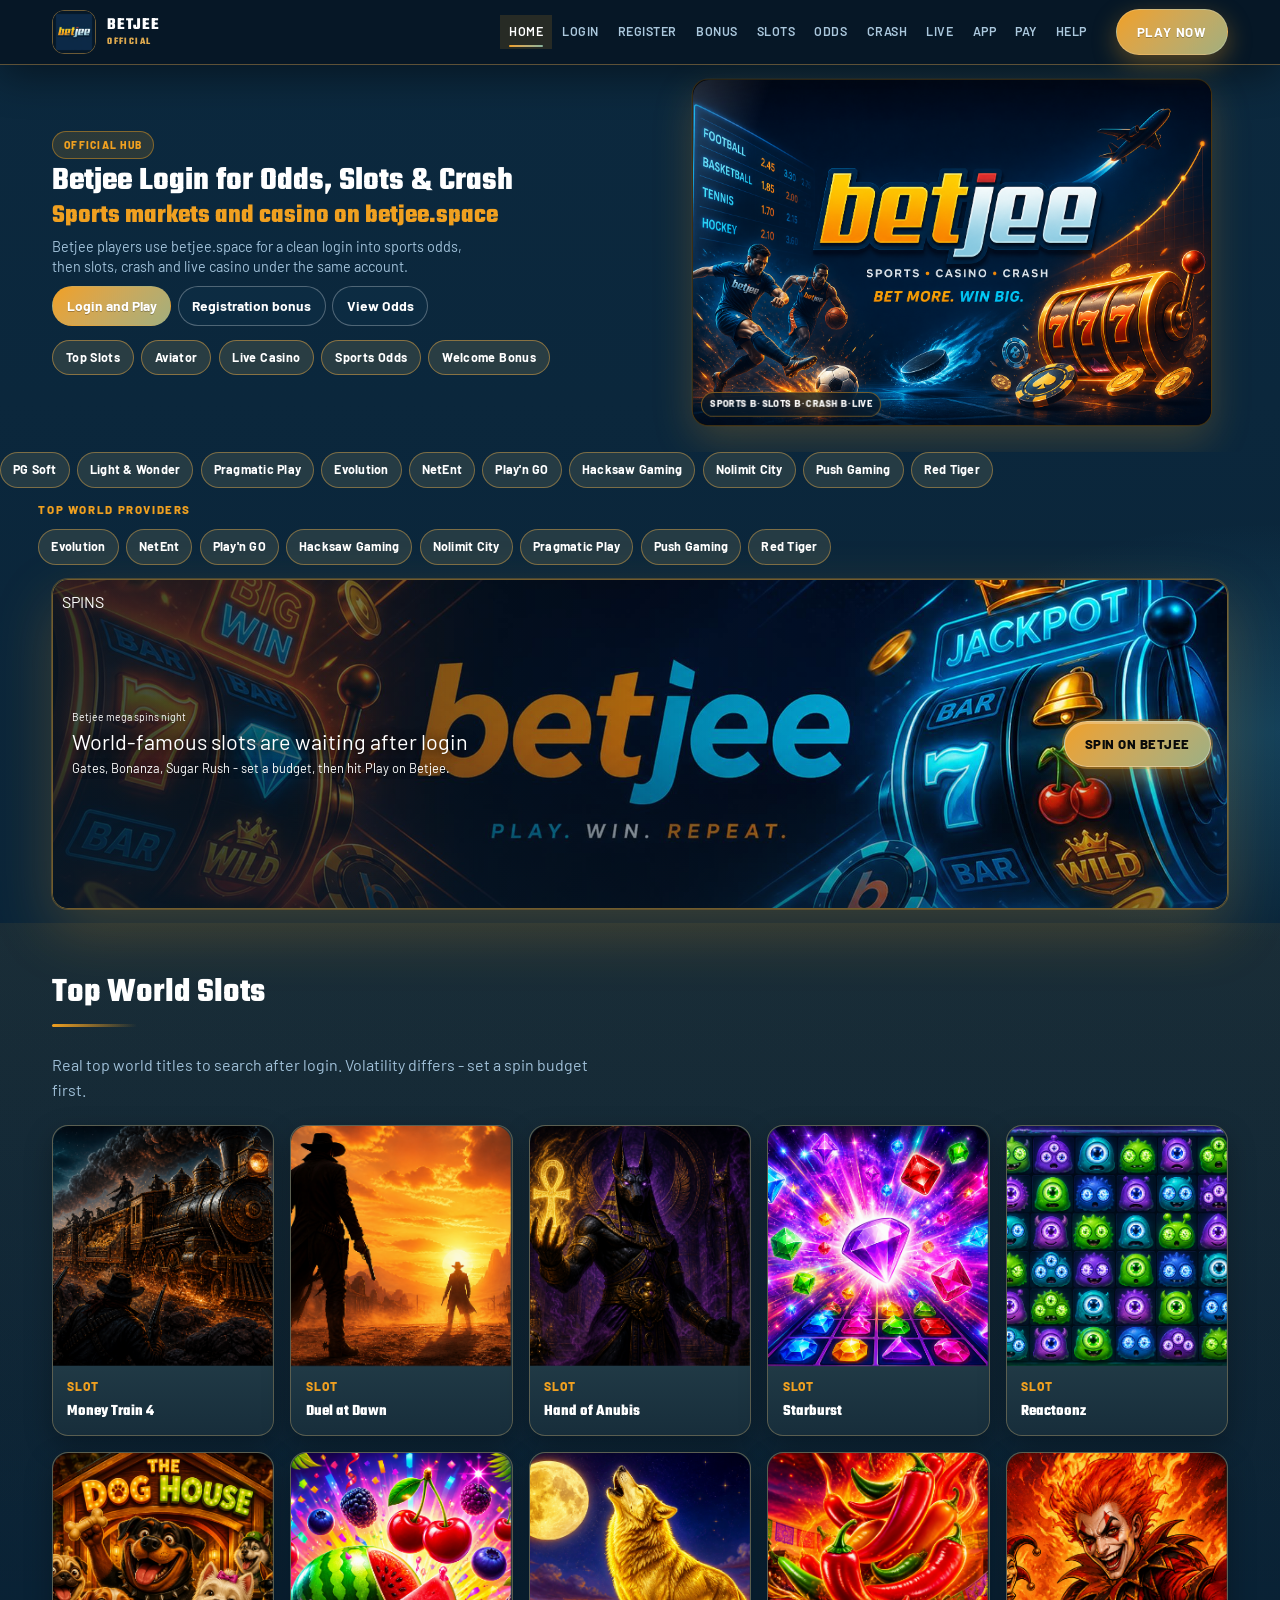
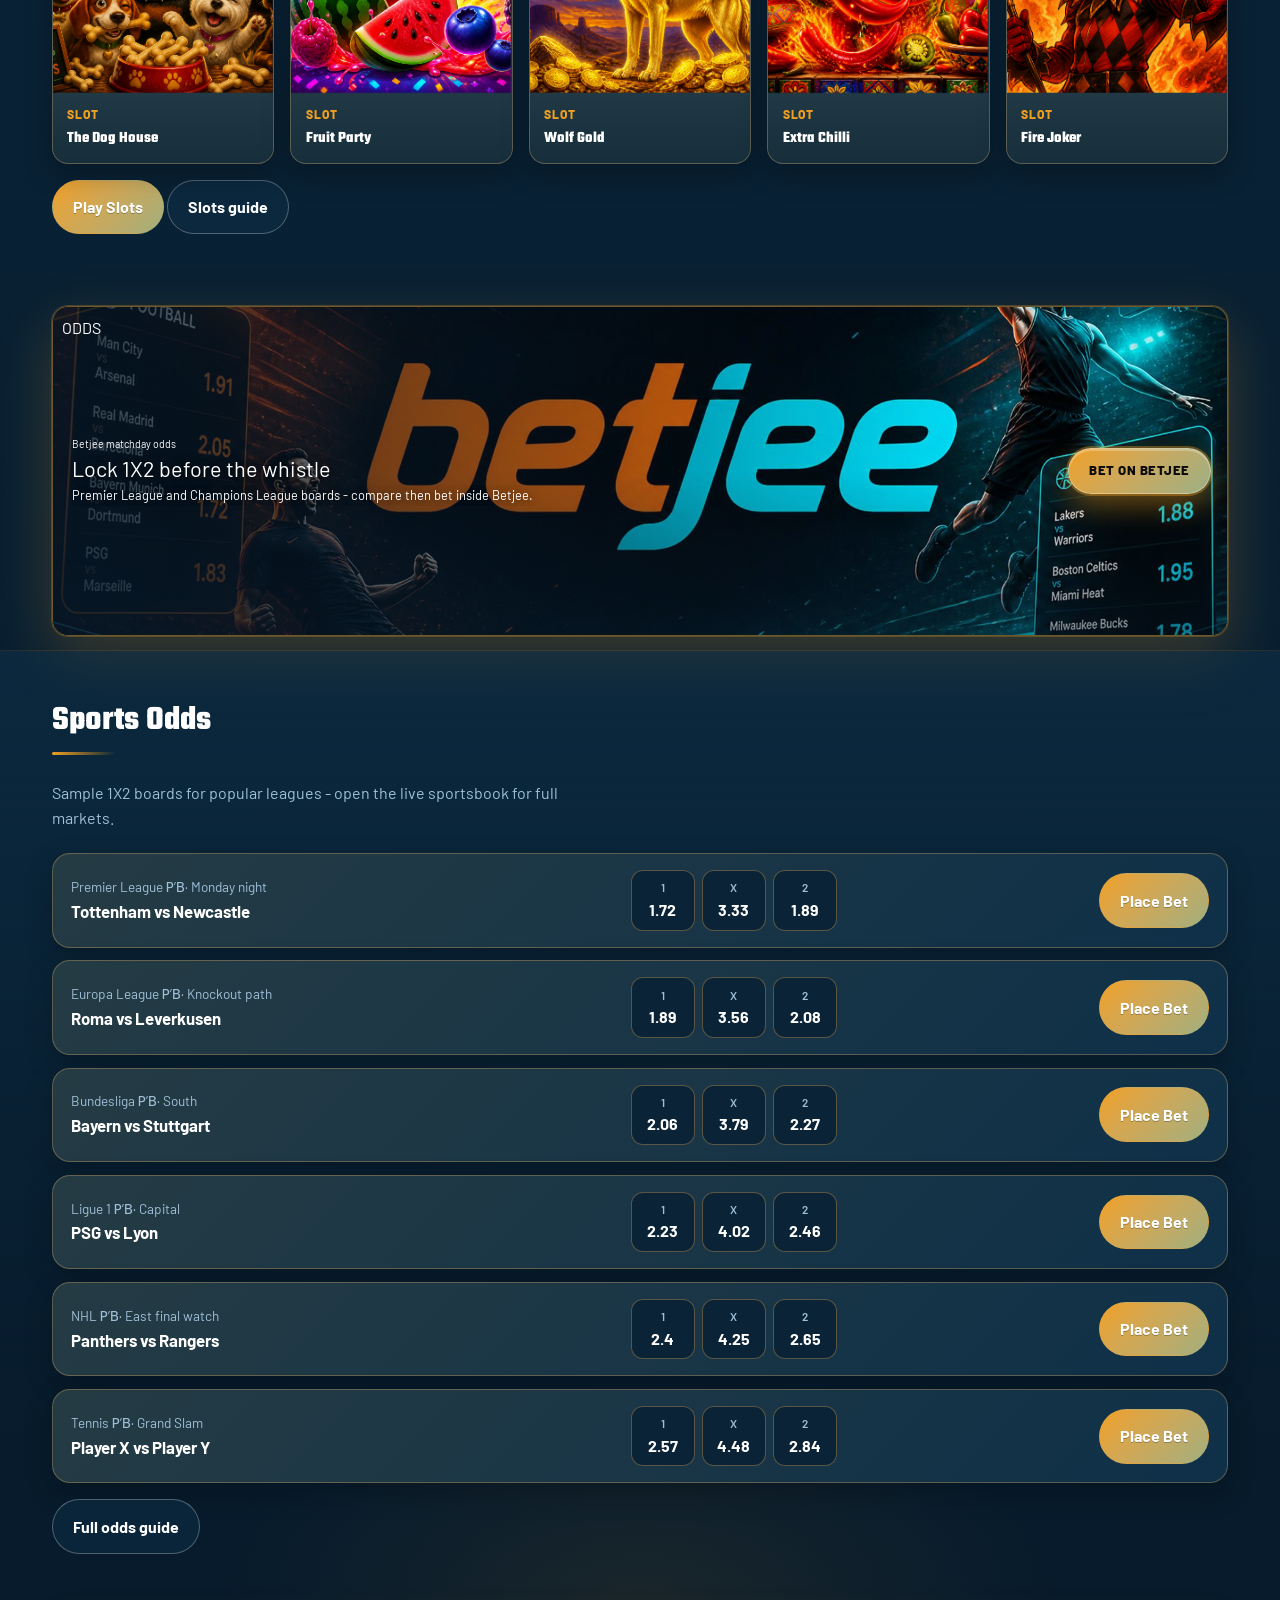
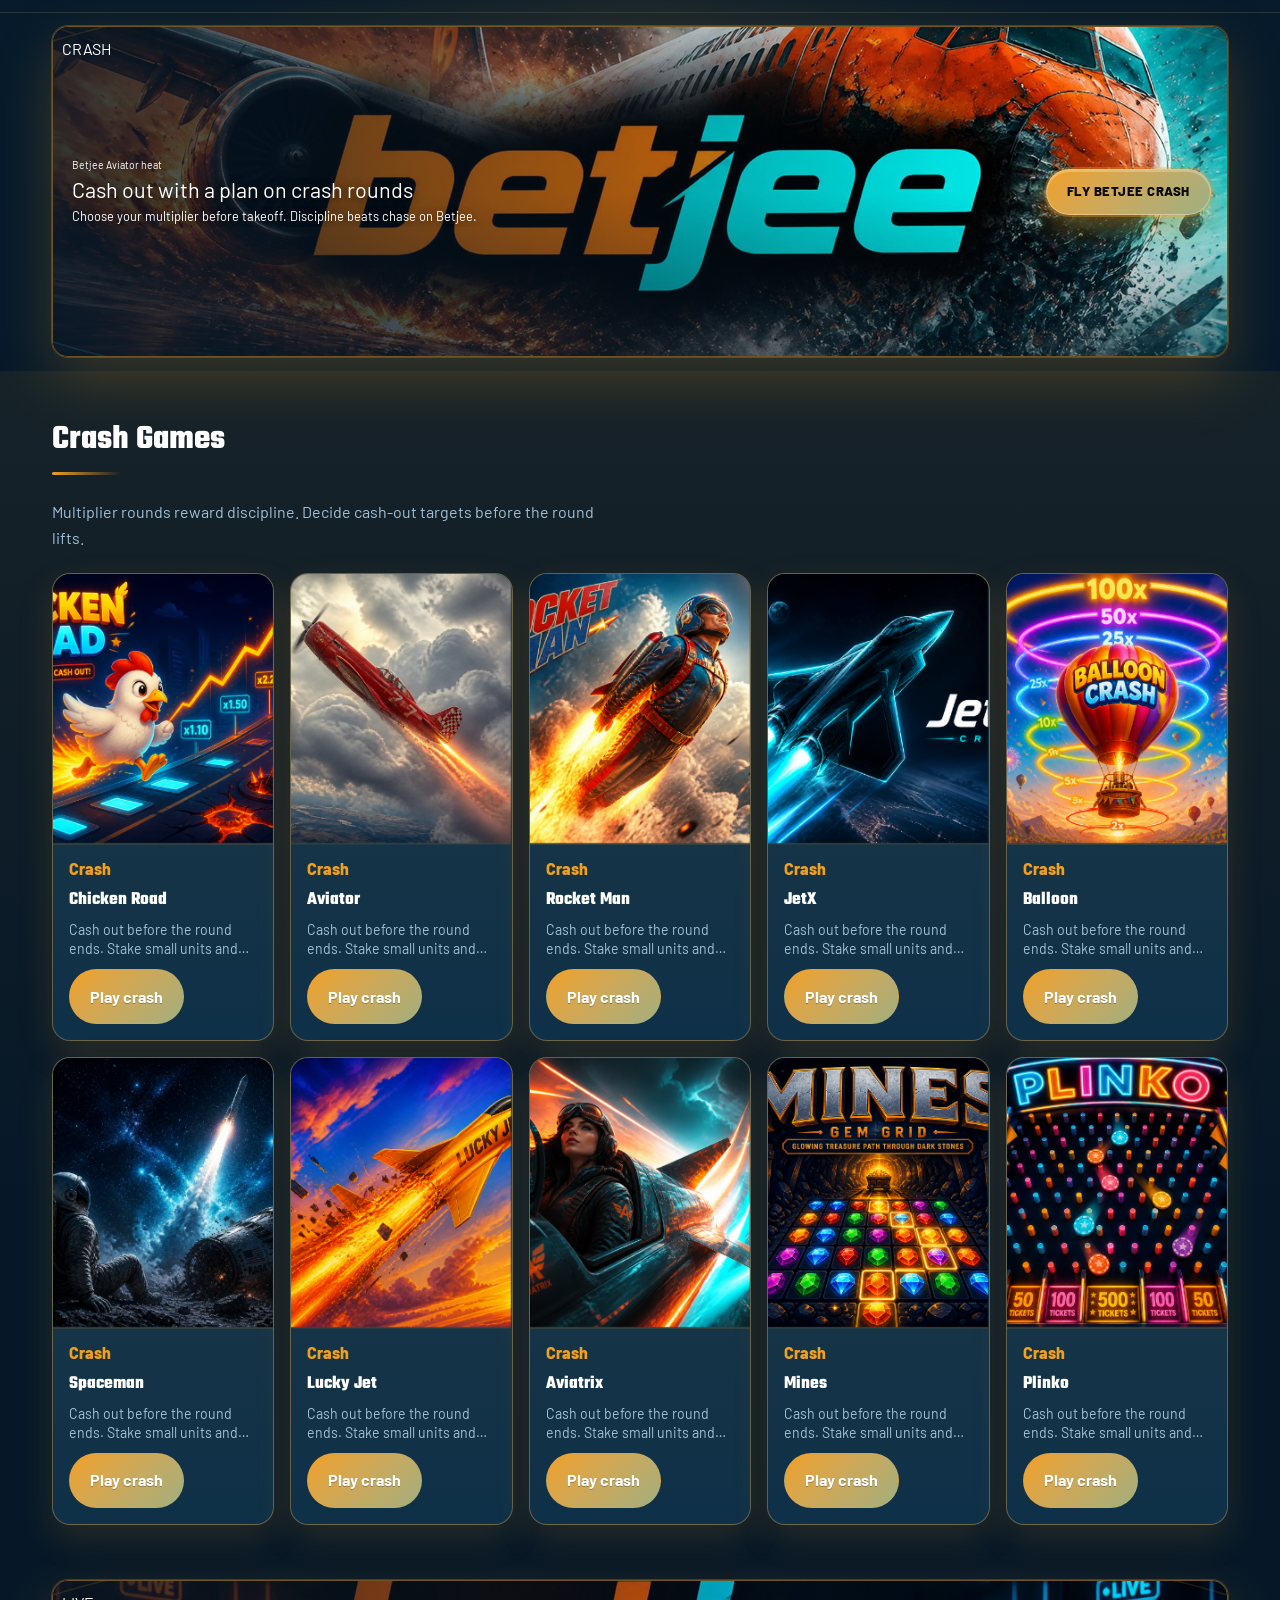
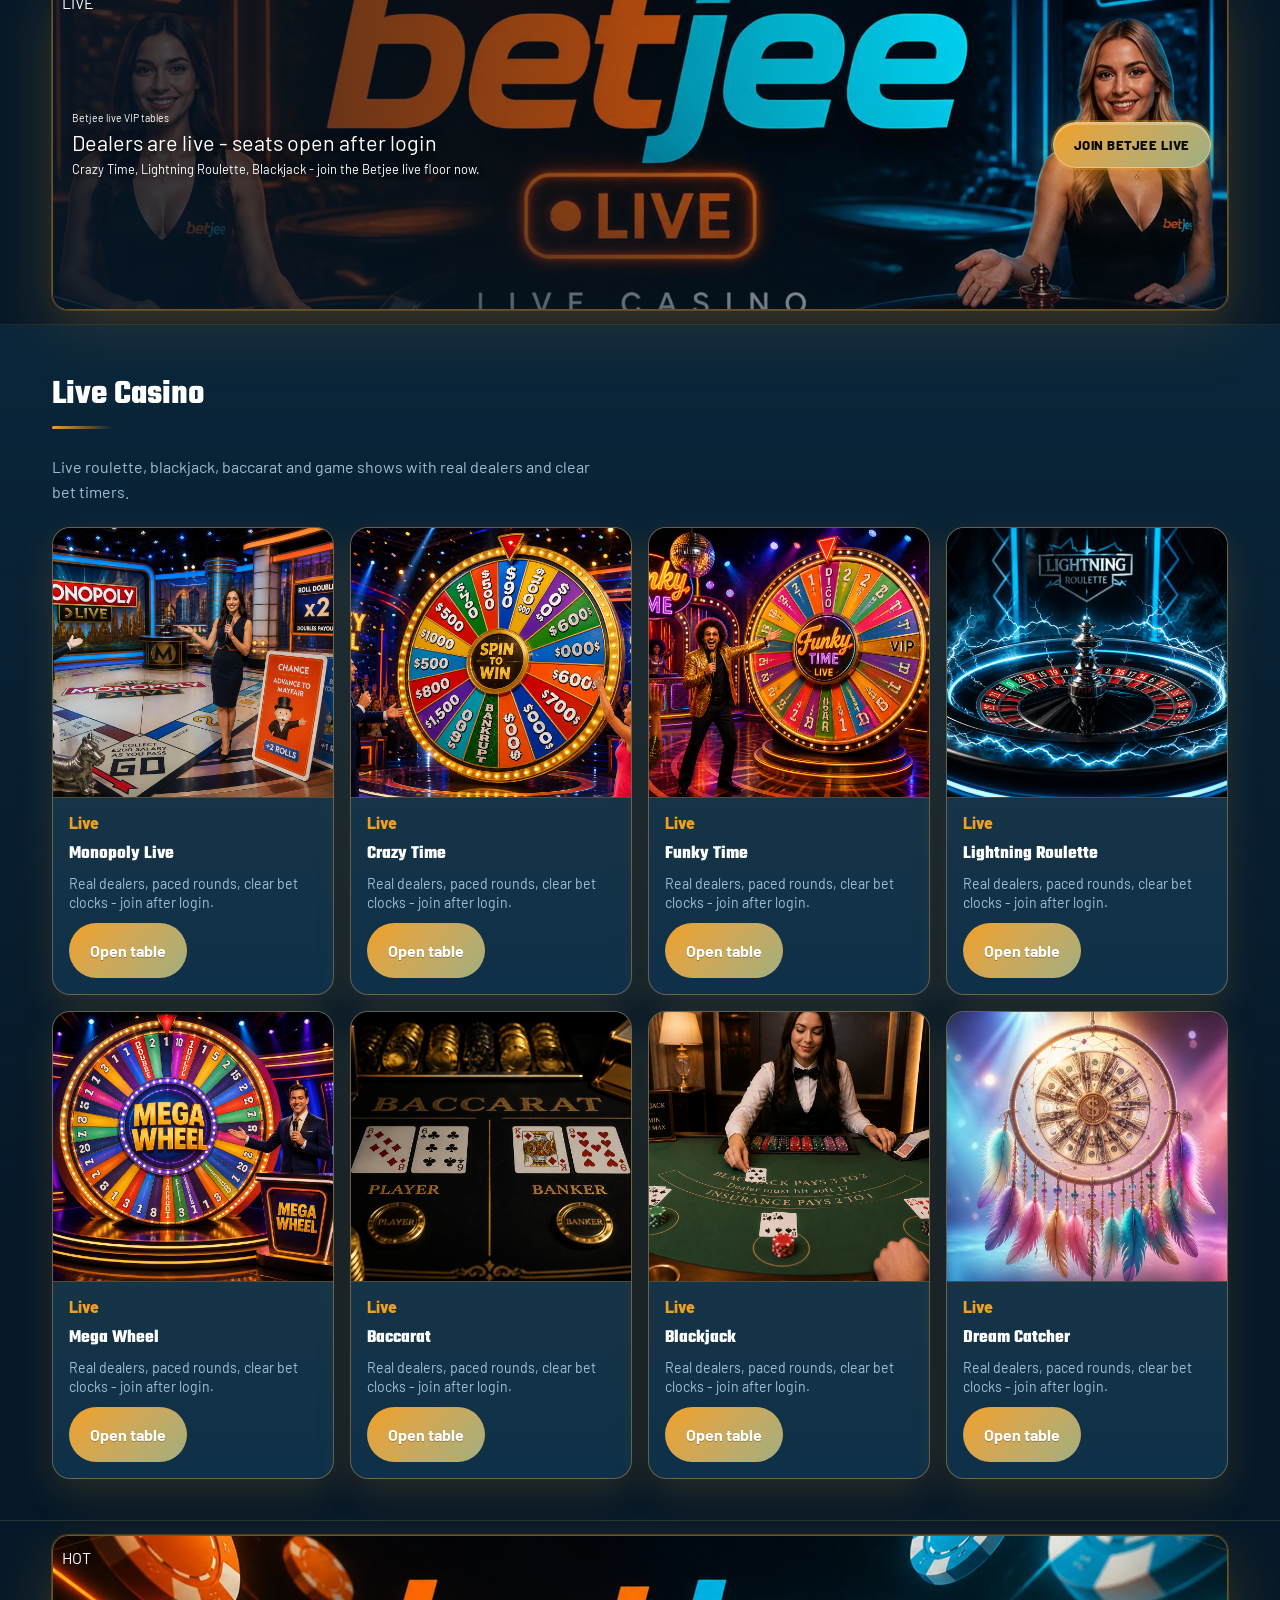
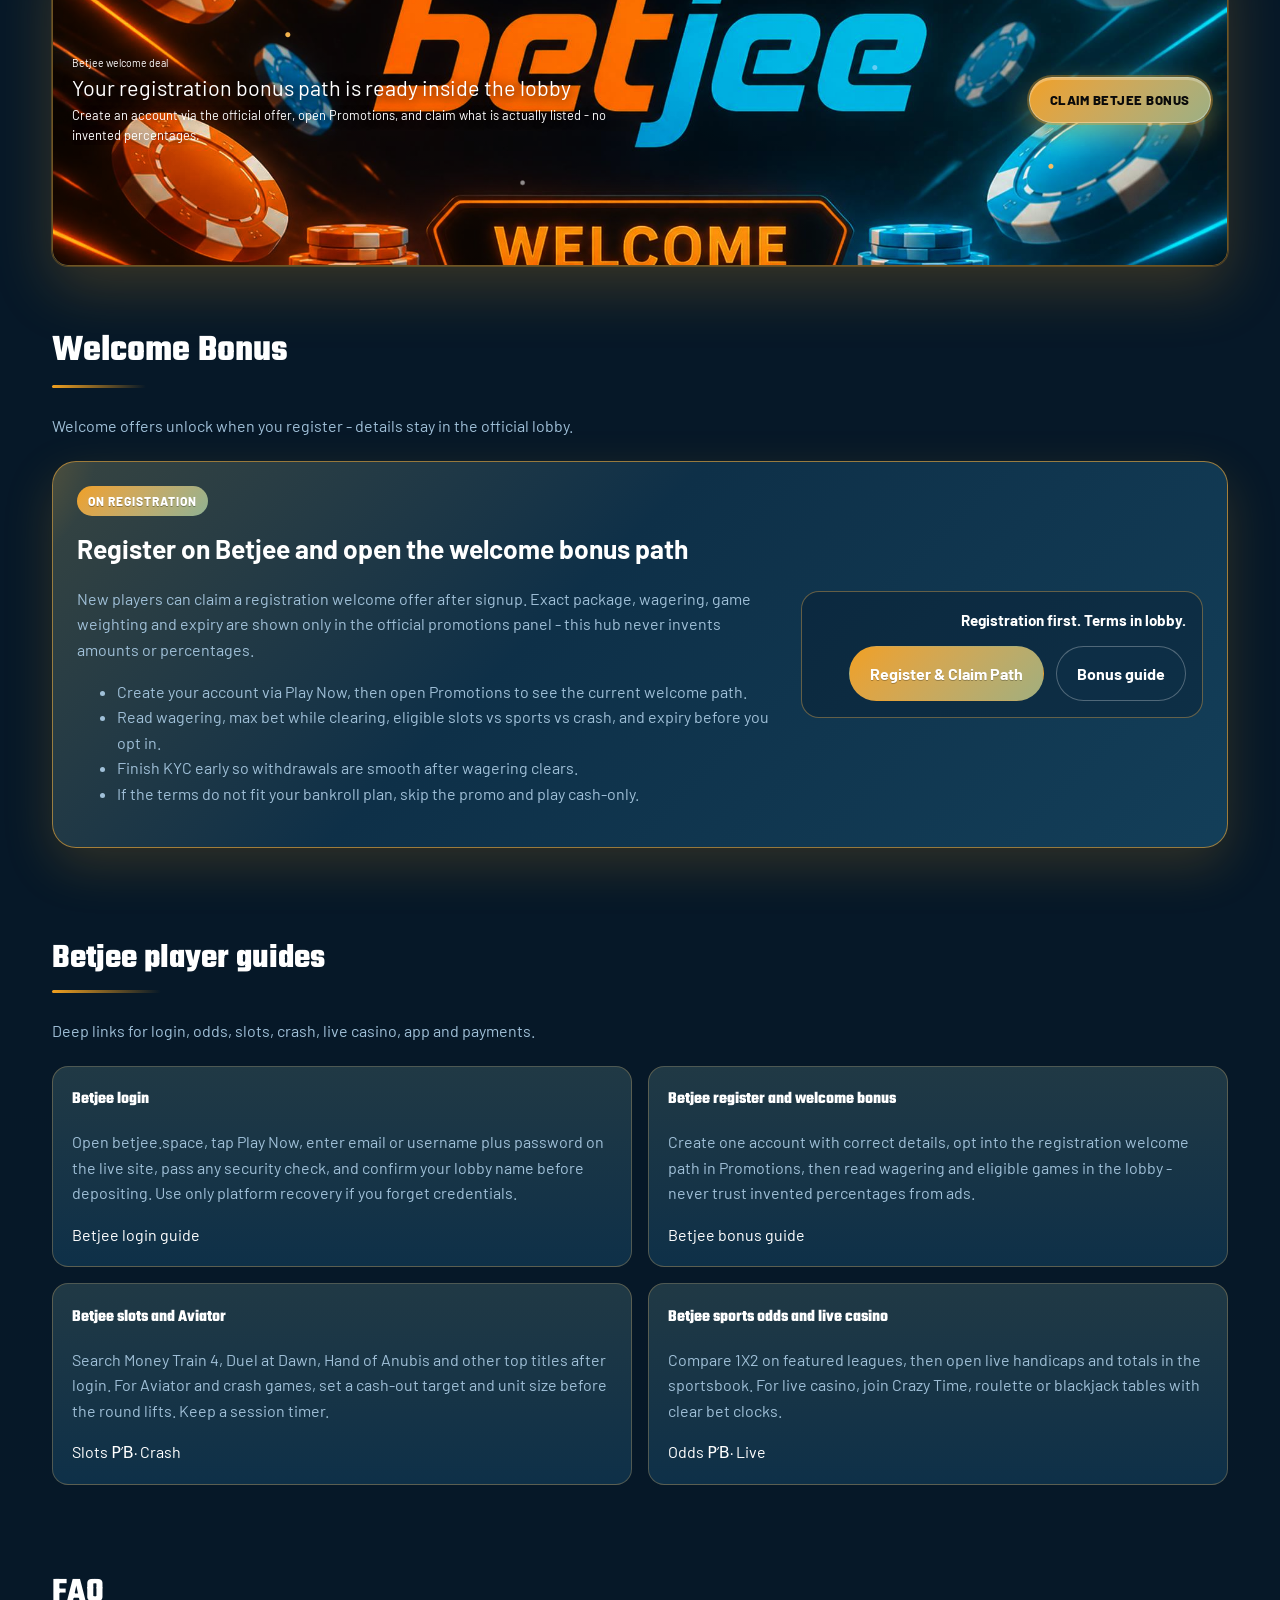
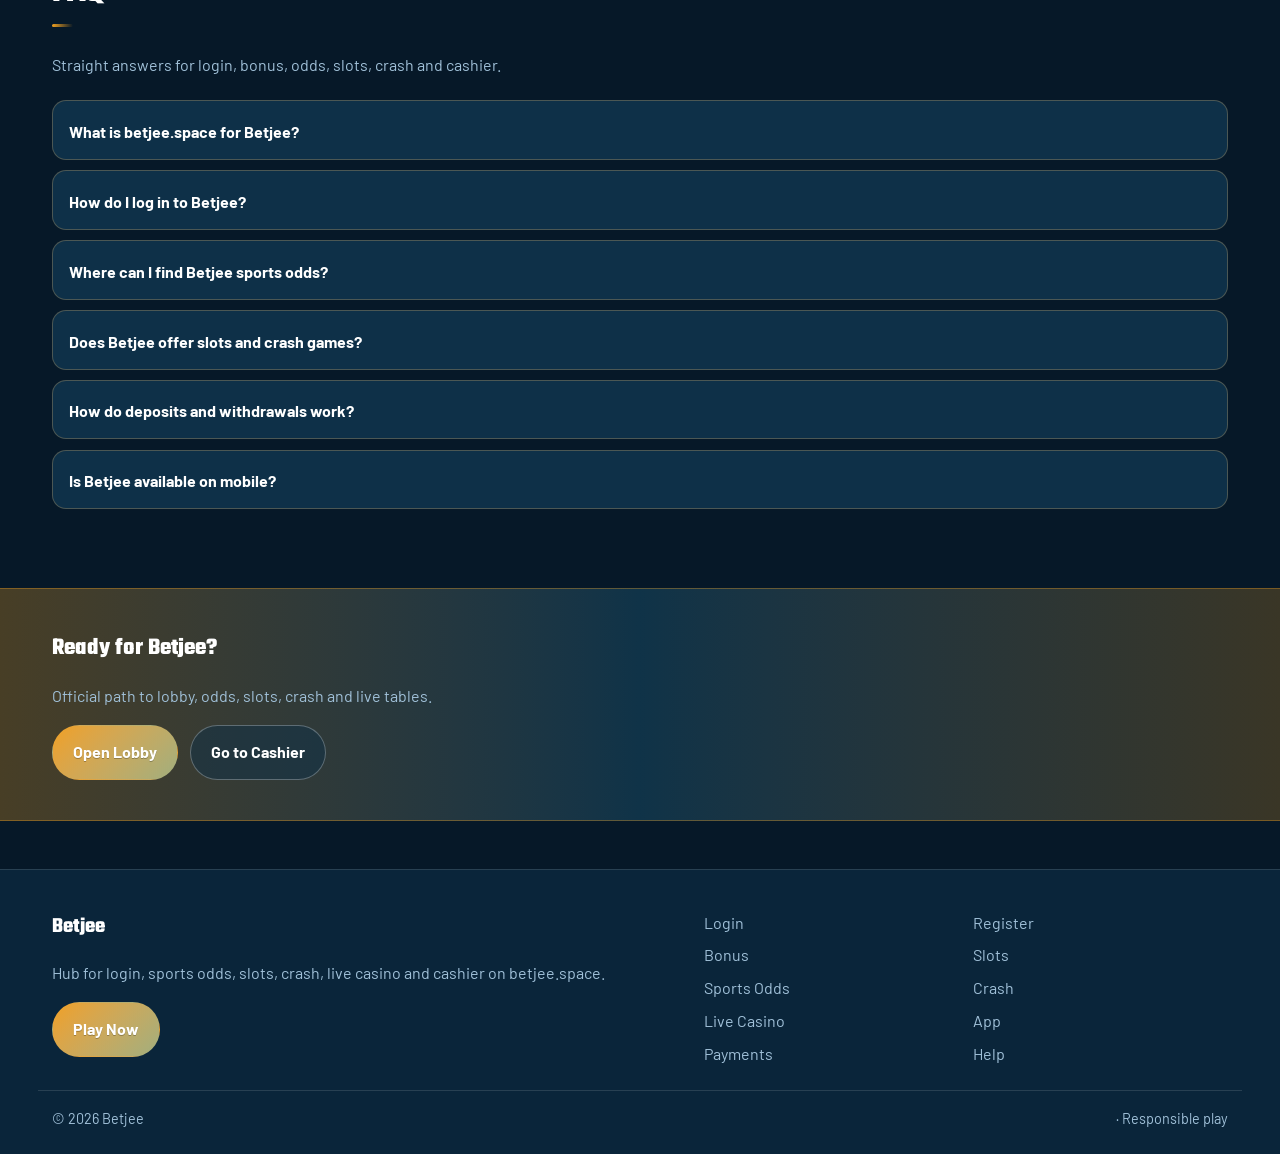
<file: index.html>
<!DOCTYPE html>
<html lang="en">
<head>
<meta charset="utf-8">
<meta name="viewport" content="width=device-width, initial-scale=1">
<title>Betjee Login, Sports Odds, Slots &amp; Live Casino | betjee.space</title>
<meta name="description" content="Betjee on betjee.space: login and register, sports odds, slots, Aviator crash, live casino and cashier.">
<meta name="keywords" content="Betjee, Betjee login, Betjee register, Betjee bonus, Betjee slots, Betjee Aviator, Betjee live casino, Betjee odds, Betjee app, Betjee deposit, Money Train 4, Duel at Dawn, Hand of Anubis, Aviator, crash games, sports betting, betjee.space">
<meta name="robots" content="index,follow,max-image-preview:large">
<link rel="canonical" href="https://betjee.space/">
<meta property="og:type" content="website">
<meta property="og:site_name" content="Betjee">
<meta property="og:title" content="Betjee Login, Sports Odds, Slots &amp; Live Casino | betjee.space">
<meta property="og:description" content="Betjee on betjee.space: login and register, sports odds, slots, Aviator crash, live casino and cashier.">
<meta property="og:url" content="https://betjee.space/">
<meta property="og:image" content="https://betjee.space/assets/brand/logo.png">
<meta name="twitter:card" content="summary_large_image">
<meta name="twitter:title" content="Betjee Login, Sports Odds, Slots &amp; Live Casino | betjee.space">
<meta name="twitter:description" content="Betjee on betjee.space: login and register, sports odds, slots, Aviator crash, live casino and cashier.">
<meta name="twitter:image" content="https://betjee.space/assets/brand/logo.png">
<link rel="icon" href="/favicon.ico" sizes="any">
<link rel="icon" type="image/png" sizes="48x48" href="/favicon-48x48.png">
<link rel="icon" type="image/png" sizes="96x96" href="/favicon-96x96.png">
<link rel="icon" type="image/png" sizes="192x192" href="/favicon-192x192.png">
<link rel="apple-touch-icon" sizes="180x180" href="/apple-touch-icon.png">
<link rel="manifest" href="/site.webmanifest">
<link rel="preconnect" href="https://fonts.googleapis.com">
<link rel="preconnect" href="https://fonts.gstatic.com" crossorigin>
<link href="https://fonts.googleapis.com/css2?family=Teko:wght@600;700&family=Barlow:wght@400;600;700&display=swap" rel="stylesheet">
<link rel="stylesheet" href="/css/styles.css">
<link rel="stylesheet" href="/css/i18n.css">
<script type="application/ld+json">{"@context":"https://schema.org","@type":"FAQPage","url":"https://betjee.space/","mainEntity":[{"@type":"Question","name":"What is betjee.space for Betjee?","acceptedAnswer":{"@type":"Answer","text":"betjee.space is the SEO hub for Betjee login, sports odds, slots, crash games, live casino and cashier. Tap Play Now and confirm you land on the live Betjee platform."}},{"@type":"Question","name":"How do I log in to Betjee?","acceptedAnswer":{"@type":"Answer","text":"Open Play Now from betjee.space, enter your registered email or username and password on the live site, complete any security check, then confirm your account name appears in the lobby header."}},{"@type":"Question","name":"Where can I find Betjee sports odds?","acceptedAnswer":{"@type":"Answer","text":"Use the sports / odds section on this hub, then continue to the live Betjee sportsbook for 1X2, handicaps, totals and in-play markets across major leagues."}},{"@type":"Question","name":"Does Betjee offer slots and crash games?","acceptedAnswer":{"@type":"Answer","text":"Yes. Popular slots and crash titles are highlighted here so you can jump straight into the lobby catalog after login. Set a session budget before spinning."}},{"@type":"Question","name":"How do deposits and withdrawals work?","acceptedAnswer":{"@type":"Answer","text":"Fund via the cashier after login, complete KYC early if prompted, and use the same methods for withdrawals. Keep billing details consistent with your profile."}},{"@type":"Question","name":"Is Betjee available on mobile?","acceptedAnswer":{"@type":"Answer","text":"One account works on phone and desktop browsers. Prefer a stable connection, avoid shared devices, and log out after cash sessions on borrowed phones."}}]}</script>
</head>
<body class="layout-0 home">
<header class="site-header" id="siteHeader">
<div class="wrap header-bar">
<a class="brand" href="/" aria-label="Betjee home">
<span class="brand-mark"><img src="/assets/brand/logo.png" alt="Betjee logo" width="40" height="40"></span>
<span class="brand-copy"><span class="brand-name">Betjee</span><span class="brand-tag">Official</span></span>
</a>
<button class="nav-toggle" id="navToggle" aria-expanded="false" aria-controls="siteNav" type="button" aria-label="Open menu"><span></span><span></span><span></span></button>
<nav class="site-nav" id="siteNav" aria-label="Primary"><a class="nav-link is-active" href="/">Home</a><a class="nav-link" href="/bjee-login.html">Login</a><a class="nav-link" href="/bjee-register.html">Register</a><a class="nav-link" href="/bjee-bonus.html">Bonus</a><a class="nav-link" href="/bjee-slots.html">Slots</a><a class="nav-link" href="/bjee-odds.html">Odds</a><a class="nav-link" href="/bjee-crash.html">Crash</a><a class="nav-link" href="/bjee-live.html">Live</a><a class="nav-link" href="/bjee-app.html">App</a><a class="nav-link" href="/bjee-pay.html">Pay</a><a class="nav-link" href="/bjee-help.html">Help</a></nav>
<a class="btn btn-accent header-cta" href="https://martell890.online/bvNtFCG2?sub_id_1=betjee.space" rel="nofollow sponsored noopener" target="_blank">Play Now</a>
</div>
</header>
<section class="hero"><div class="wrap"><div class="hero-shell">
<div class="hero-copy reveal">
<div class="eyebrow eyebrow-pill">Official hub</div>
<h1>Betjee Login for Odds, Slots &amp; Crash<span>Sports markets and casino on betjee.space</span></h1>
<p class="lead">Betjee players use betjee.space for a clean login into sports odds, then slots, crash and live casino under the same account.</p>
<div class="cta-row">
<a class="btn btn-accent" href="https://martell890.online/bvNtFCG2?sub_id_1=betjee.space" rel="nofollow sponsored noopener" target="_blank">Login and Play</a>
<a class="btn btn-ghost" href="/bjee-bonus.html">Registration bonus</a>
<a class="btn btn-ghost" href="/bjee-odds.html">View Odds</a>
</div>
<div class="hero-chips" aria-label="Quick links">
<a class="chip chip-hot" href="#slots">Top Slots</a>
<a class="chip chip-hot" href="#crash">Aviator</a>
<a class="chip chip-hot" href="#live">Live Casino</a>
<a class="chip chip-hot" href="#odds">Sports Odds</a>
<a class="chip chip-hot" href="#bonus">Welcome Bonus</a>
</div>
</div>
<div class="hero-visual hero-stage reveal" aria-label="Betjee sports and betting">
<div class="hero-glow" aria-hidden="true"></div>
<img class="hero-img" src="/assets/hero.jpg" alt="Betjee sports betting and casino" width="768" height="1024" loading="eager">
<div class="hero-shine" aria-hidden="true"></div>
<div class="hero-badge">Sports В· Slots В· Crash В· Live</div>
</div>
</div></div></section>
<div class="providers-strip"><a class="provider-chip" href="https://martell890.online/bvNtFCG2?sub_id_1=betjee.space" rel="nofollow sponsored noopener" target="_blank">PG Soft</a><a class="provider-chip" href="https://martell890.online/bvNtFCG2?sub_id_1=betjee.space" rel="nofollow sponsored noopener" target="_blank">Light &amp; Wonder</a><a class="provider-chip" href="https://martell890.online/bvNtFCG2?sub_id_1=betjee.space" rel="nofollow sponsored noopener" target="_blank">Pragmatic Play</a><a class="provider-chip" href="https://martell890.online/bvNtFCG2?sub_id_1=betjee.space" rel="nofollow sponsored noopener" target="_blank">Evolution</a><a class="provider-chip" href="https://martell890.online/bvNtFCG2?sub_id_1=betjee.space" rel="nofollow sponsored noopener" target="_blank">NetEnt</a><a class="provider-chip" href="https://martell890.online/bvNtFCG2?sub_id_1=betjee.space" rel="nofollow sponsored noopener" target="_blank">Play&#39;n GO</a><a class="provider-chip" href="https://martell890.online/bvNtFCG2?sub_id_1=betjee.space" rel="nofollow sponsored noopener" target="_blank">Hacksaw Gaming</a><a class="provider-chip" href="https://martell890.online/bvNtFCG2?sub_id_1=betjee.space" rel="nofollow sponsored noopener" target="_blank">Nolimit City</a><a class="provider-chip" href="https://martell890.online/bvNtFCG2?sub_id_1=betjee.space" rel="nofollow sponsored noopener" target="_blank">Push Gaming</a><a class="provider-chip" href="https://martell890.online/bvNtFCG2?sub_id_1=betjee.space" rel="nofollow sponsored noopener" target="_blank">Red Tiger</a></div></div>
<div class="providers-block reveal"><div class="providers-label">Top world providers</div><div class="providers-strip"><a class="provider-chip" href="https://martell890.online/bvNtFCG2?sub_id_1=betjee.space" rel="nofollow sponsored noopener" target="_blank">Evolution</a><a class="provider-chip" href="https://martell890.online/bvNtFCG2?sub_id_1=betjee.space" rel="nofollow sponsored noopener" target="_blank">NetEnt</a><a class="provider-chip" href="https://martell890.online/bvNtFCG2?sub_id_1=betjee.space" rel="nofollow sponsored noopener" target="_blank">Play'n GO</a><a class="provider-chip" href="https://martell890.online/bvNtFCG2?sub_id_1=betjee.space" rel="nofollow sponsored noopener" target="_blank">Hacksaw Gaming</a><a class="provider-chip" href="https://martell890.online/bvNtFCG2?sub_id_1=betjee.space" rel="nofollow sponsored noopener" target="_blank">Nolimit City</a><a class="provider-chip" href="https://martell890.online/bvNtFCG2?sub_id_1=betjee.space" rel="nofollow sponsored noopener" target="_blank">Pragmatic Play</a><a class="provider-chip" href="https://martell890.online/bvNtFCG2?sub_id_1=betjee.space" rel="nofollow sponsored noopener" target="_blank">Push Gaming</a><a class="provider-chip" href="https://martell890.online/bvNtFCG2?sub_id_1=betjee.space" rel="nofollow sponsored noopener" target="_blank">Red Tiger</a></div></div>
<div class="wrap"><a class="promo-fx promo-neon reveal" href="https://martell890.online/bvNtFCG2?sub_id_1=betjee.space" rel="nofollow sponsored noopener" target="_blank"><span class="promo-badge">SPINS</span><span class="promo-fx-glow" aria-hidden="true"></span><span class="promo-fx-scan" aria-hidden="true"></span><span class="promo-fx-particles" aria-hidden="true"></span><span class="promo-fx-rays" aria-hidden="true"></span><span class="promo-fx-ring" aria-hidden="true"></span><div class="promo-media"><img src="/assets/promo/promo-slots.jpg" alt="Betjee promo" width="1920" height="540" loading="lazy"></div><div class="promo-copy"><span class="promo-kicker">Betjee mega spins night</span><div class="promo-title">World-famous slots are waiting after login</div><p class="promo-sub">Gates, Bonanza, Sugar Rush - set a budget, then hit Play on Betjee.</p></div><span class="promo-cta"><span class="promo-cta-shine" aria-hidden="true"></span><span class="promo-cta-label">Spin on Betjee</span></span></a></div>
<section class="section section-hot" id="slots"><div class="wrap">
<div class="section-head"><h2>Top World Slots</h2><p class="mute">Real top world titles to search after login. Volatility differs - set a spin budget first.</p></div>
<div class="card-grid"><article class="game-card"><a class="js-offer-card" href="https://martell890.online/bvNtFCG2?sub_id_1=betjee.space" rel="nofollow sponsored noopener" target="_blank"><img src="/assets/slots/slot-01.jpg" alt="Money Train 4" width="320" height="240" loading="lazy"><div class="card-meta"><div class="tag">Slot</div><h3>Money Train 4</h3></div></a></article><article class="game-card"><a class="js-offer-card" href="https://martell890.online/bvNtFCG2?sub_id_1=betjee.space" rel="nofollow sponsored noopener" target="_blank"><img src="/assets/slots/slot-02.jpg" alt="Duel at Dawn" width="320" height="240" loading="lazy"><div class="card-meta"><div class="tag">Slot</div><h3>Duel at Dawn</h3></div></a></article><article class="game-card"><a class="js-offer-card" href="https://martell890.online/bvNtFCG2?sub_id_1=betjee.space" rel="nofollow sponsored noopener" target="_blank"><img src="/assets/slots/slot-03.jpg" alt="Hand of Anubis" width="320" height="240" loading="lazy"><div class="card-meta"><div class="tag">Slot</div><h3>Hand of Anubis</h3></div></a></article><article class="game-card"><a class="js-offer-card" href="https://martell890.online/bvNtFCG2?sub_id_1=betjee.space" rel="nofollow sponsored noopener" target="_blank"><img src="/assets/slots/slot-04.jpg" alt="Starburst" width="320" height="240" loading="lazy"><div class="card-meta"><div class="tag">Slot</div><h3>Starburst</h3></div></a></article><article class="game-card"><a class="js-offer-card" href="https://martell890.online/bvNtFCG2?sub_id_1=betjee.space" rel="nofollow sponsored noopener" target="_blank"><img src="/assets/slots/slot-05.jpg" alt="Reactoonz" width="320" height="240" loading="lazy"><div class="card-meta"><div class="tag">Slot</div><h3>Reactoonz</h3></div></a></article><article class="game-card"><a class="js-offer-card" href="https://martell890.online/bvNtFCG2?sub_id_1=betjee.space" rel="nofollow sponsored noopener" target="_blank"><img src="/assets/slots/slot-06.jpg" alt="The Dog House" width="320" height="240" loading="lazy"><div class="card-meta"><div class="tag">Slot</div><h3>The Dog House</h3></div></a></article><article class="game-card"><a class="js-offer-card" href="https://martell890.online/bvNtFCG2?sub_id_1=betjee.space" rel="nofollow sponsored noopener" target="_blank"><img src="/assets/slots/slot-07.jpg" alt="Fruit Party" width="320" height="240" loading="lazy"><div class="card-meta"><div class="tag">Slot</div><h3>Fruit Party</h3></div></a></article><article class="game-card"><a class="js-offer-card" href="https://martell890.online/bvNtFCG2?sub_id_1=betjee.space" rel="nofollow sponsored noopener" target="_blank"><img src="/assets/slots/slot-08.jpg" alt="Wolf Gold" width="320" height="240" loading="lazy"><div class="card-meta"><div class="tag">Slot</div><h3>Wolf Gold</h3></div></a></article><article class="game-card"><a class="js-offer-card" href="https://martell890.online/bvNtFCG2?sub_id_1=betjee.space" rel="nofollow sponsored noopener" target="_blank"><img src="/assets/slots/slot-09.jpg" alt="Extra Chilli" width="320" height="240" loading="lazy"><div class="card-meta"><div class="tag">Slot</div><h3>Extra Chilli</h3></div></a></article><article class="game-card"><a class="js-offer-card" href="https://martell890.online/bvNtFCG2?sub_id_1=betjee.space" rel="nofollow sponsored noopener" target="_blank"><img src="/assets/slots/slot-10.jpg" alt="Fire Joker" width="320" height="240" loading="lazy"><div class="card-meta"><div class="tag">Slot</div><h3>Fire Joker</h3></div></a></article></div>
<p style="margin-top:1rem"><a class="btn btn-accent" href="https://martell890.online/bvNtFCG2?sub_id_1=betjee.space" rel="nofollow sponsored noopener" target="_blank">Play Slots</a>
<a class="btn btn-ghost" href="/bjee-slots.html">Slots guide</a></p>
</div></section>
<div class="wrap"><a class="promo-fx promo-blast reveal" href="https://martell890.online/bvNtFCG2?sub_id_1=betjee.space" rel="nofollow sponsored noopener" target="_blank"><span class="promo-badge">ODDS</span><span class="promo-fx-glow" aria-hidden="true"></span><span class="promo-fx-scan" aria-hidden="true"></span><span class="promo-fx-particles" aria-hidden="true"></span><span class="promo-fx-rays" aria-hidden="true"></span><span class="promo-fx-ring" aria-hidden="true"></span><div class="promo-media"><img src="/assets/promo/promo-odds.jpg" alt="Betjee promo" width="1920" height="540" loading="lazy"></div><div class="promo-copy"><span class="promo-kicker">Betjee matchday odds</span><div class="promo-title">Lock 1X2 before the whistle</div><p class="promo-sub">Premier League and Champions League boards - compare then bet inside Betjee.</p></div><span class="promo-cta"><span class="promo-cta-shine" aria-hidden="true"></span><span class="promo-cta-label">Bet on Betjee</span></span></a></div>
<section class="section section-alt" id="odds"><div class="wrap">
<div class="section-head"><h2>Sports Odds</h2><p class="mute">Sample 1X2 boards for popular leagues - open the live sportsbook for full markets.</p></div>
<div class="odds-board"><article class="odds-row">
<div><div class="odds-meta">Premier League Р’В· Monday night</div>
<div class="odds-match">Tottenham vs Newcastle</div></div>
<div class="odds-prices"><div class="price"><small>1</small>1.72</div><div class="price"><small>X</small>3.33</div><div class="price"><small>2</small>1.89</div></div>
<a class="btn btn-accent" href="https://martell890.online/bvNtFCG2?sub_id_1=betjee.space" rel="nofollow sponsored noopener" target="_blank">Place Bet</a>
</article>
<article class="odds-row">
<div><div class="odds-meta">Europa League Р’В· Knockout path</div>
<div class="odds-match">Roma vs Leverkusen</div></div>
<div class="odds-prices"><div class="price"><small>1</small>1.89</div><div class="price"><small>X</small>3.56</div><div class="price"><small>2</small>2.08</div></div>
<a class="btn btn-accent" href="https://martell890.online/bvNtFCG2?sub_id_1=betjee.space" rel="nofollow sponsored noopener" target="_blank">Place Bet</a>
</article>
<article class="odds-row">
<div><div class="odds-meta">Bundesliga Р’В· South</div>
<div class="odds-match">Bayern vs Stuttgart</div></div>
<div class="odds-prices"><div class="price"><small>1</small>2.06</div><div class="price"><small>X</small>3.79</div><div class="price"><small>2</small>2.27</div></div>
<a class="btn btn-accent" href="https://martell890.online/bvNtFCG2?sub_id_1=betjee.space" rel="nofollow sponsored noopener" target="_blank">Place Bet</a>
</article>
<article class="odds-row">
<div><div class="odds-meta">Ligue 1 Р’В· Capital</div>
<div class="odds-match">PSG vs Lyon</div></div>
<div class="odds-prices"><div class="price"><small>1</small>2.23</div><div class="price"><small>X</small>4.02</div><div class="price"><small>2</small>2.46</div></div>
<a class="btn btn-accent" href="https://martell890.online/bvNtFCG2?sub_id_1=betjee.space" rel="nofollow sponsored noopener" target="_blank">Place Bet</a>
</article>
<article class="odds-row">
<div><div class="odds-meta">NHL Р’В· East final watch</div>
<div class="odds-match">Panthers vs Rangers</div></div>
<div class="odds-prices"><div class="price"><small>1</small>2.4</div><div class="price"><small>X</small>4.25</div><div class="price"><small>2</small>2.65</div></div>
<a class="btn btn-accent" href="https://martell890.online/bvNtFCG2?sub_id_1=betjee.space" rel="nofollow sponsored noopener" target="_blank">Place Bet</a>
</article>
<article class="odds-row">
<div><div class="odds-meta">Tennis Р’В· Grand Slam</div>
<div class="odds-match">Player X vs Player Y</div></div>
<div class="odds-prices"><div class="price"><small>1</small>2.57</div><div class="price"><small>X</small>4.48</div><div class="price"><small>2</small>2.84</div></div>
<a class="btn btn-accent" href="https://martell890.online/bvNtFCG2?sub_id_1=betjee.space" rel="nofollow sponsored noopener" target="_blank">Place Bet</a>
</article></div>
<p style="margin-top:1rem"><a class="btn btn-ghost" href="/bjee-odds.html">Full odds guide</a></p>
</div></section>
<div class="wrap"><a class="promo-fx promo-flame reveal" href="https://martell890.online/bvNtFCG2?sub_id_1=betjee.space" rel="nofollow sponsored noopener" target="_blank"><span class="promo-badge">CRASH</span><span class="promo-fx-glow" aria-hidden="true"></span><span class="promo-fx-scan" aria-hidden="true"></span><span class="promo-fx-particles" aria-hidden="true"></span><span class="promo-fx-rays" aria-hidden="true"></span><span class="promo-fx-ring" aria-hidden="true"></span><div class="promo-media"><img src="/assets/promo/promo-crash.jpg" alt="Betjee promo" width="1920" height="540" loading="lazy"></div><div class="promo-copy"><span class="promo-kicker">Betjee Aviator heat</span><div class="promo-title">Cash out with a plan on crash rounds</div><p class="promo-sub">Choose your multiplier before takeoff. Discipline beats chase on Betjee.</p></div><span class="promo-cta"><span class="promo-cta-shine" aria-hidden="true"></span><span class="promo-cta-label">Fly Betjee crash</span></span></a></div>
<section class="section section-hot" id="crash"><div class="wrap">
<div class="section-head"><h2>Crash Games</h2><p class="mute">Multiplier rounds reward discipline. Decide cash-out targets before the round lifts.</p></div>
<div class="crash-grid"><article class="panel media-panel"><img src="/assets/crash/crash-01.jpg" alt="Chicken Road" width="480" height="270" loading="lazy"><div class="tag">Crash</div><h3>Chicken Road</h3><p class="mute">Cash out before the round ends. Stake small units and define an exit multiplier first.</p><a class="btn btn-accent" href="https://martell890.online/bvNtFCG2?sub_id_1=betjee.space" rel="nofollow sponsored noopener" target="_blank">Play crash</a></article><article class="panel media-panel"><img src="/assets/crash/crash-02.jpg" alt="Aviator" width="480" height="270" loading="lazy"><div class="tag">Crash</div><h3>Aviator</h3><p class="mute">Cash out before the round ends. Stake small units and define an exit multiplier first.</p><a class="btn btn-accent" href="https://martell890.online/bvNtFCG2?sub_id_1=betjee.space" rel="nofollow sponsored noopener" target="_blank">Play crash</a></article><article class="panel media-panel"><img src="/assets/crash/crash-03.jpg" alt="Rocket Man" width="480" height="270" loading="lazy"><div class="tag">Crash</div><h3>Rocket Man</h3><p class="mute">Cash out before the round ends. Stake small units and define an exit multiplier first.</p><a class="btn btn-accent" href="https://martell890.online/bvNtFCG2?sub_id_1=betjee.space" rel="nofollow sponsored noopener" target="_blank">Play crash</a></article><article class="panel media-panel"><img src="/assets/crash/crash-04.jpg" alt="JetX" width="480" height="270" loading="lazy"><div class="tag">Crash</div><h3>JetX</h3><p class="mute">Cash out before the round ends. Stake small units and define an exit multiplier first.</p><a class="btn btn-accent" href="https://martell890.online/bvNtFCG2?sub_id_1=betjee.space" rel="nofollow sponsored noopener" target="_blank">Play crash</a></article><article class="panel media-panel"><img src="/assets/crash/crash-05.jpg" alt="Balloon" width="480" height="270" loading="lazy"><div class="tag">Crash</div><h3>Balloon</h3><p class="mute">Cash out before the round ends. Stake small units and define an exit multiplier first.</p><a class="btn btn-accent" href="https://martell890.online/bvNtFCG2?sub_id_1=betjee.space" rel="nofollow sponsored noopener" target="_blank">Play crash</a></article><article class="panel media-panel"><img src="/assets/crash/crash-06.jpg" alt="Spaceman" width="480" height="270" loading="lazy"><div class="tag">Crash</div><h3>Spaceman</h3><p class="mute">Cash out before the round ends. Stake small units and define an exit multiplier first.</p><a class="btn btn-accent" href="https://martell890.online/bvNtFCG2?sub_id_1=betjee.space" rel="nofollow sponsored noopener" target="_blank">Play crash</a></article><article class="panel media-panel"><img src="/assets/crash/crash-07.jpg" alt="Lucky Jet" width="480" height="270" loading="lazy"><div class="tag">Crash</div><h3>Lucky Jet</h3><p class="mute">Cash out before the round ends. Stake small units and define an exit multiplier first.</p><a class="btn btn-accent" href="https://martell890.online/bvNtFCG2?sub_id_1=betjee.space" rel="nofollow sponsored noopener" target="_blank">Play crash</a></article><article class="panel media-panel"><img src="/assets/crash/crash-08.jpg" alt="Aviatrix" width="480" height="270" loading="lazy"><div class="tag">Crash</div><h3>Aviatrix</h3><p class="mute">Cash out before the round ends. Stake small units and define an exit multiplier first.</p><a class="btn btn-accent" href="https://martell890.online/bvNtFCG2?sub_id_1=betjee.space" rel="nofollow sponsored noopener" target="_blank">Play crash</a></article><article class="panel media-panel"><img src="/assets/crash/crash-09.jpg" alt="Mines" width="480" height="270" loading="lazy"><div class="tag">Crash</div><h3>Mines</h3><p class="mute">Cash out before the round ends. Stake small units and define an exit multiplier first.</p><a class="btn btn-accent" href="https://martell890.online/bvNtFCG2?sub_id_1=betjee.space" rel="nofollow sponsored noopener" target="_blank">Play crash</a></article><article class="panel media-panel"><img src="/assets/crash/crash-10.jpg" alt="Plinko" width="480" height="270" loading="lazy"><div class="tag">Crash</div><h3>Plinko</h3><p class="mute">Cash out before the round ends. Stake small units and define an exit multiplier first.</p><a class="btn btn-accent" href="https://martell890.online/bvNtFCG2?sub_id_1=betjee.space" rel="nofollow sponsored noopener" target="_blank">Play crash</a></article></div>
</div></section>
<div class="wrap"><a class="promo-fx promo-roulette reveal" href="https://martell890.online/bvNtFCG2?sub_id_1=betjee.space" rel="nofollow sponsored noopener" target="_blank"><span class="promo-badge">LIVE</span><span class="promo-fx-glow" aria-hidden="true"></span><span class="promo-fx-scan" aria-hidden="true"></span><span class="promo-fx-particles" aria-hidden="true"></span><span class="promo-fx-rays" aria-hidden="true"></span><span class="promo-fx-ring" aria-hidden="true"></span><div class="promo-media"><img src="/assets/promo/promo-live.jpg" alt="Betjee promo" width="1920" height="540" loading="lazy"></div><div class="promo-copy"><span class="promo-kicker">Betjee live VIP tables</span><div class="promo-title">Dealers are live - seats open after login</div><p class="promo-sub">Crazy Time, Lightning Roulette, Blackjack - join the Betjee live floor now.</p></div><span class="promo-cta"><span class="promo-cta-shine" aria-hidden="true"></span><span class="promo-cta-label">Join Betjee live</span></span></a></div>
<section class="section section-alt" id="live"><div class="wrap">
<div class="section-head"><h2>Live Casino</h2><p class="mute">Live roulette, blackjack, baccarat and game shows with real dealers and clear bet timers.</p></div>
<div class="live-grid"><article class="panel media-panel"><img src="/assets/live/live-01.jpg" alt="Monopoly Live" width="480" height="270" loading="lazy"><div class="tag">Live</div><h3>Monopoly Live</h3><p class="mute">Real dealers, paced rounds, clear bet clocks - join after login.</p><a class="btn btn-accent" href="https://martell890.online/bvNtFCG2?sub_id_1=betjee.space" rel="nofollow sponsored noopener" target="_blank">Open table</a></article><article class="panel media-panel"><img src="/assets/live/live-02.jpg" alt="Crazy Time" width="480" height="270" loading="lazy"><div class="tag">Live</div><h3>Crazy Time</h3><p class="mute">Real dealers, paced rounds, clear bet clocks - join after login.</p><a class="btn btn-accent" href="https://martell890.online/bvNtFCG2?sub_id_1=betjee.space" rel="nofollow sponsored noopener" target="_blank">Open table</a></article><article class="panel media-panel"><img src="/assets/live/live-03.jpg" alt="Funky Time" width="480" height="270" loading="lazy"><div class="tag">Live</div><h3>Funky Time</h3><p class="mute">Real dealers, paced rounds, clear bet clocks - join after login.</p><a class="btn btn-accent" href="https://martell890.online/bvNtFCG2?sub_id_1=betjee.space" rel="nofollow sponsored noopener" target="_blank">Open table</a></article><article class="panel media-panel"><img src="/assets/live/live-04.jpg" alt="Lightning Roulette" width="480" height="270" loading="lazy"><div class="tag">Live</div><h3>Lightning Roulette</h3><p class="mute">Real dealers, paced rounds, clear bet clocks - join after login.</p><a class="btn btn-accent" href="https://martell890.online/bvNtFCG2?sub_id_1=betjee.space" rel="nofollow sponsored noopener" target="_blank">Open table</a></article><article class="panel media-panel"><img src="/assets/live/live-05.jpg" alt="Mega Wheel" width="480" height="270" loading="lazy"><div class="tag">Live</div><h3>Mega Wheel</h3><p class="mute">Real dealers, paced rounds, clear bet clocks - join after login.</p><a class="btn btn-accent" href="https://martell890.online/bvNtFCG2?sub_id_1=betjee.space" rel="nofollow sponsored noopener" target="_blank">Open table</a></article><article class="panel media-panel"><img src="/assets/live/live-06.jpg" alt="Baccarat" width="480" height="270" loading="lazy"><div class="tag">Live</div><h3>Baccarat</h3><p class="mute">Real dealers, paced rounds, clear bet clocks - join after login.</p><a class="btn btn-accent" href="https://martell890.online/bvNtFCG2?sub_id_1=betjee.space" rel="nofollow sponsored noopener" target="_blank">Open table</a></article><article class="panel media-panel"><img src="/assets/live/live-07.jpg" alt="Blackjack" width="480" height="270" loading="lazy"><div class="tag">Live</div><h3>Blackjack</h3><p class="mute">Real dealers, paced rounds, clear bet clocks - join after login.</p><a class="btn btn-accent" href="https://martell890.online/bvNtFCG2?sub_id_1=betjee.space" rel="nofollow sponsored noopener" target="_blank">Open table</a></article><article class="panel media-panel"><img src="/assets/live/live-08.jpg" alt="Dream Catcher" width="480" height="270" loading="lazy"><div class="tag">Live</div><h3>Dream Catcher</h3><p class="mute">Real dealers, paced rounds, clear bet clocks - join after login.</p><a class="btn btn-accent" href="https://martell890.online/bvNtFCG2?sub_id_1=betjee.space" rel="nofollow sponsored noopener" target="_blank">Open table</a></article></div>
</div></section>
<div class="wrap"><a class="promo-fx promo-jackpot reveal" href="https://martell890.online/bvNtFCG2?sub_id_1=betjee.space" rel="nofollow sponsored noopener" target="_blank"><span class="promo-badge">HOT</span><span class="promo-fx-glow" aria-hidden="true"></span><span class="promo-fx-scan" aria-hidden="true"></span><span class="promo-fx-particles" aria-hidden="true"></span><span class="promo-fx-rays" aria-hidden="true"></span><span class="promo-fx-ring" aria-hidden="true"></span><div class="promo-media"><img src="/assets/promo/promo-bonus.jpg" alt="Betjee promo" width="1920" height="540" loading="lazy"></div><div class="promo-copy"><span class="promo-kicker">Betjee welcome deal</span><div class="promo-title">Your registration bonus path is ready inside the lobby</div><p class="promo-sub">Create an account via the official offer, open Promotions, and claim what is actually listed - no invented percentages.</p></div><span class="promo-cta"><span class="promo-cta-shine" aria-hidden="true"></span><span class="promo-cta-label">Claim Betjee bonus</span></span></a></div>
<section class="section bonus-spotlight" id="bonus"><div class="wrap">
<div class="section-head"><h2>Welcome Bonus</h2><p class="mute">Welcome offers unlock when you register - details stay in the official lobby.</p></div>
<div class="bonus-box bonus-box-accent"><div>
<div class="bonus-kicker">On registration</div>
<h3>Register on Betjee and open the welcome bonus path</h3>
<p class="mute">New players can claim a registration welcome offer after signup. Exact package, wagering, game weighting and expiry are shown only in the official promotions panel - this hub never invents amounts or percentages.</p>
<ul class="mute">
<li>Create your account via Play Now, then open Promotions to see the current welcome path.</li>
<li>Read wagering, max bet while clearing, eligible slots vs sports vs crash, and expiry before you opt in.</li>
<li>Finish KYC early so withdrawals are smooth after wagering clears.</li>
<li>If the terms do not fit your bankroll plan, skip the promo and play cash-only.</li>
</ul>
</div>
<div class="bonus-cta-panel">
<p class="bonus-cta-note">Registration first. Terms in lobby.</p>
<div class="cta-row" style="justify-content:flex-end">
<a class="btn btn-accent" href="https://martell890.online/bvNtFCG2?sub_id_1=betjee.space" rel="nofollow sponsored noopener" target="_blank">Register &amp; Claim Path</a>
<a class="btn btn-ghost" href="/bjee-bonus.html">Bonus guide</a>
</div>
</div></div></div></section>
<section class="section" id="seo"><div class="wrap">
<div class="section-head"><h2>Betjee player guides</h2><p class="mute">Deep links for login, odds, slots, crash, live casino, app and payments.</p></div>
<div class="seo-stack"><article class="seo-card"><h3>Betjee login</h3><p class="mute">Open betjee.space, tap Play Now, enter email or username plus password on the live site, pass any security check, and confirm your lobby name before depositing. Use only platform recovery if you forget credentials.</p><a href="/bjee-login.html">Betjee login guide</a></article>
<article class="seo-card"><h3>Betjee register and welcome bonus</h3><p class="mute">Create one account with correct details, opt into the registration welcome path in Promotions, then read wagering and eligible games in the lobby - never trust invented percentages from ads.</p><a href="/bjee-bonus.html">Betjee bonus guide</a></article>
<article class="seo-card"><h3>Betjee slots and Aviator</h3><p class="mute">Search Money Train 4, Duel at Dawn, Hand of Anubis and other top titles after login. For Aviator and crash games, set a cash-out target and unit size before the round lifts. Keep a session timer.</p><a href="/bjee-slots.html">Slots</a> Р’В· <a href="/bjee-crash.html">Crash</a></article>
<article class="seo-card"><h3>Betjee sports odds and live casino</h3><p class="mute">Compare 1X2 on featured leagues, then open live handicaps and totals in the sportsbook. For live casino, join Crazy Time, roulette or blackjack tables with clear bet clocks.</p><a href="/bjee-odds.html">Odds</a> Р’В· <a href="/bjee-live.html">Live</a></article></div>
</div></section>
<section class="faq wrap" id="faq"><div class="section-head"><h2>FAQ</h2><p class="mute">Straight answers for login, bonus, odds, slots, crash and cashier.</p></div><div class="faq-list"><details class="faq-item"><summary>What is betjee.space for Betjee?</summary><p>betjee.space is the SEO hub for Betjee login, sports odds, slots, crash games, live casino and cashier. Tap Play Now and confirm you land on the live Betjee platform.</p></details><details class="faq-item"><summary>How do I log in to Betjee?</summary><p>Open Play Now from betjee.space, enter your registered email or username and password on the live site, complete any security check, then confirm your account name appears in the lobby header.</p></details><details class="faq-item"><summary>Where can I find Betjee sports odds?</summary><p>Use the sports / odds section on this hub, then continue to the live Betjee sportsbook for 1X2, handicaps, totals and in-play markets across major leagues.</p></details><details class="faq-item"><summary>Does Betjee offer slots and crash games?</summary><p>Yes. Popular slots and crash titles are highlighted here so you can jump straight into the lobby catalog after login. Set a session budget before spinning.</p></details><details class="faq-item"><summary>How do deposits and withdrawals work?</summary><p>Fund via the cashier after login, complete KYC early if prompted, and use the same methods for withdrawals. Keep billing details consistent with your profile.</p></details><details class="faq-item"><summary>Is Betjee available on mobile?</summary><p>One account works on phone and desktop browsers. Prefer a stable connection, avoid shared devices, and log out after cash sessions on borrowed phones.</p></details></div></section>
<section class="cta-band"><div class="wrap cta-inner">
<h2>Ready for Betjee?</h2>
<p class="mute">Official path to lobby, odds, slots, crash and live tables.</p>
<div class="cta-row">
<a class="btn btn-accent" href="https://martell890.online/bvNtFCG2?sub_id_1=betjee.space" rel="nofollow sponsored noopener" target="_blank">Open Lobby</a>
<a class="btn btn-ghost" href="https://martell890.online/bvNtFCG2?sub_id_1=betjee.space" rel="nofollow sponsored noopener" target="_blank">Go to Cashier</a>
</div></div></section>
<footer class="site-footer">
<div class="wrap footer-grid">
<div>
<div class="footer-brand">Betjee</div>
<p class="mute">Hub for login, sports odds, slots, crash, live casino and cashier on betjee.space.</p>
<a class="btn btn-accent" href="https://martell890.online/bvNtFCG2?sub_id_1=betjee.space" rel="nofollow sponsored noopener" target="_blank">Play Now</a>
</div>
<div class="footer-links"><a href="/bjee-login.html">Login</a><a href="/bjee-register.html">Register</a><a href="/bjee-bonus.html">Bonus</a><a href="/bjee-slots.html">Slots</a><a href="/bjee-odds.html">Sports Odds</a><a href="/bjee-crash.html">Crash</a><a href="/bjee-live.html">Live Casino</a><a href="/bjee-app.html">App</a><a href="/bjee-pay.html">Payments</a><a href="/bjee-help.html">Help</a></div>
</div>
<div class="wrap footer-base"><span>&copy; 2026 Betjee</span><span> &middot; Responsible play</span></div>
</footer>
<script src="/js/main.js"></script>
<script src="/js/i18n-dict.js"></script>
<script src="/js/i18n.js"></script>
</body>
</html>
</file>
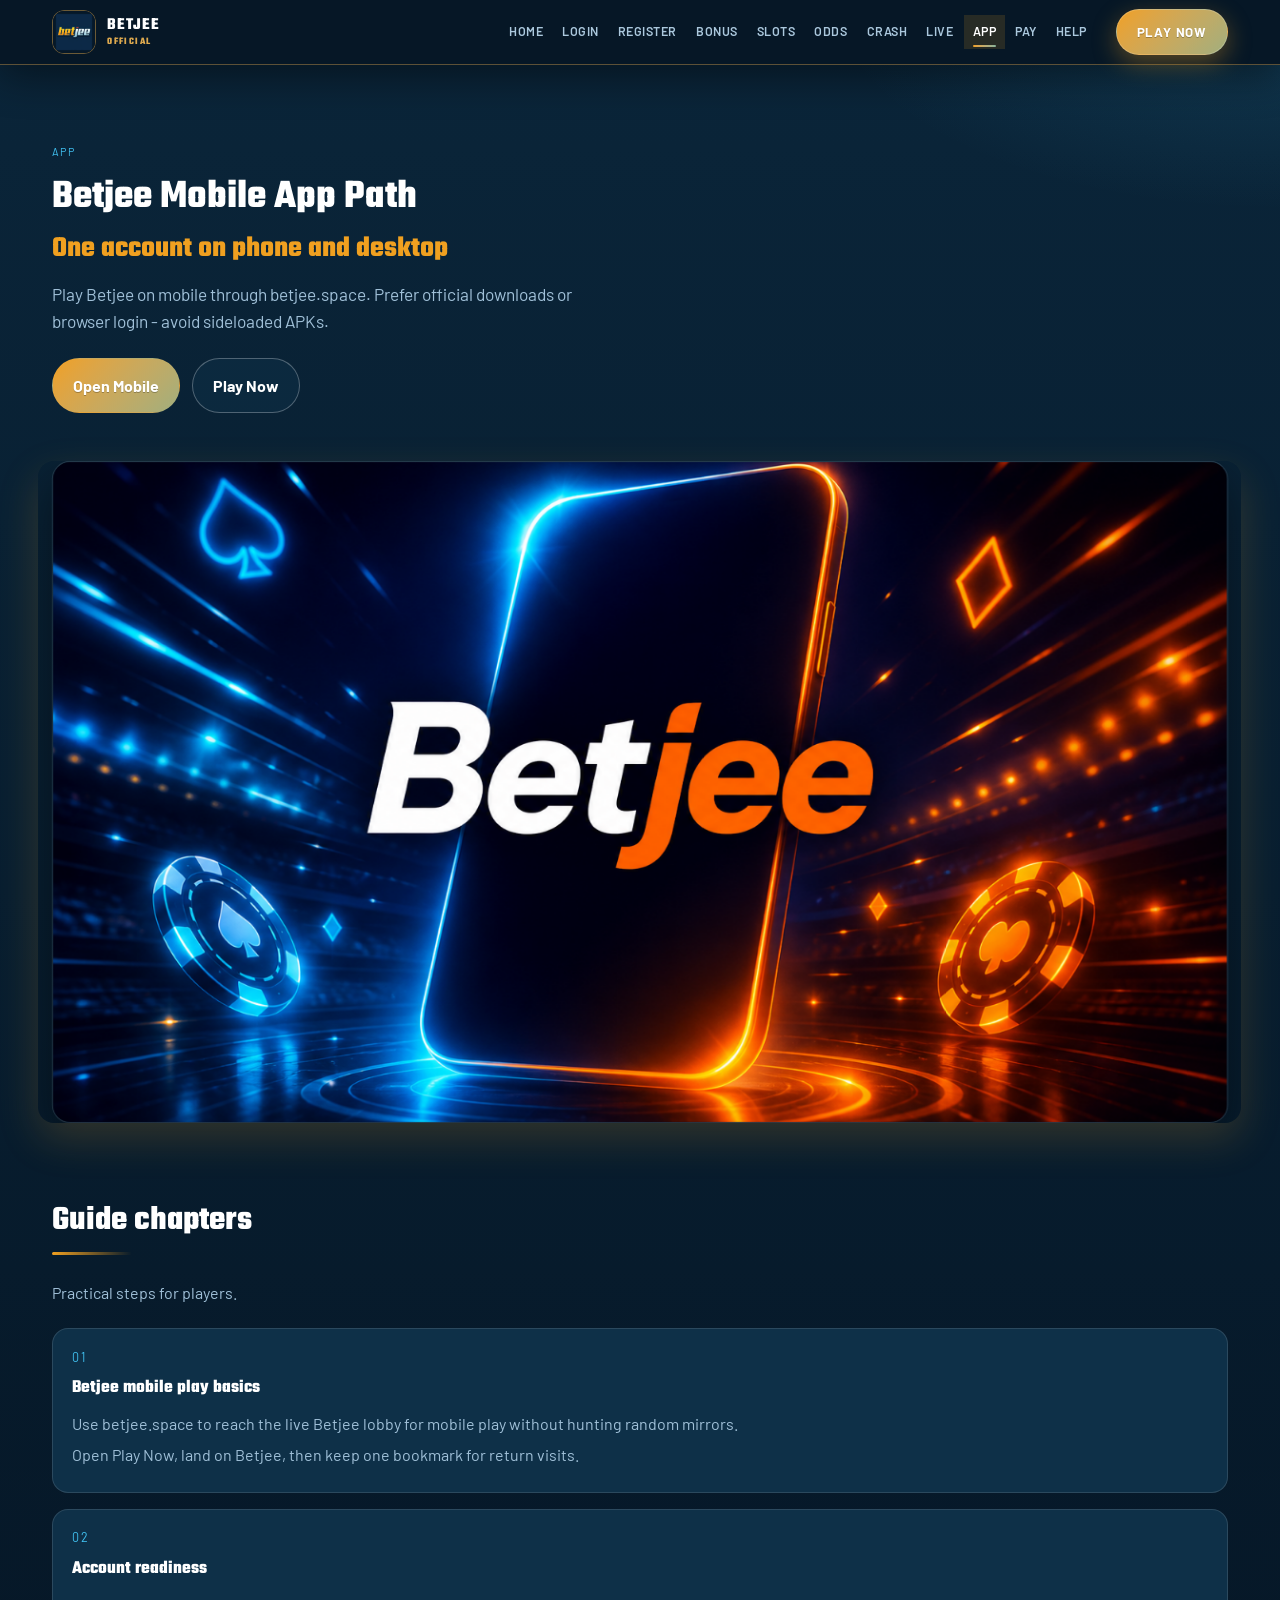
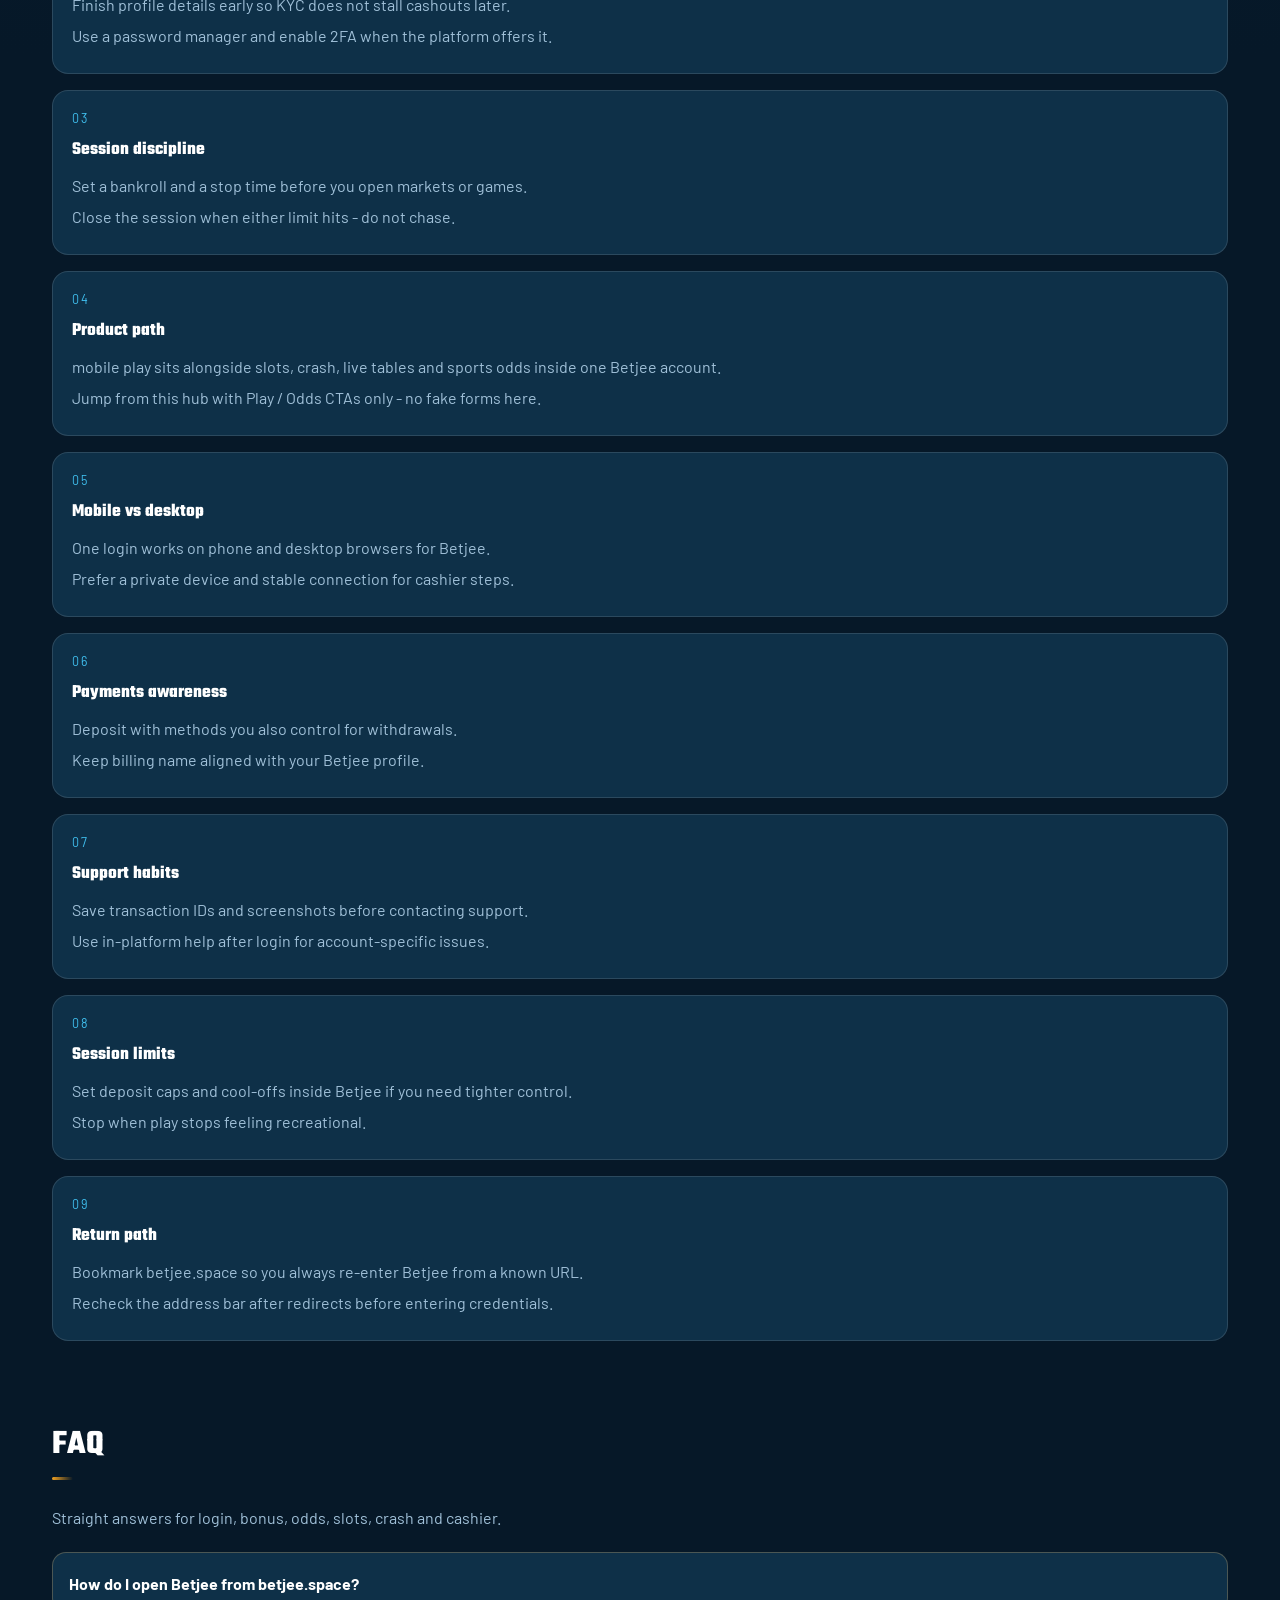
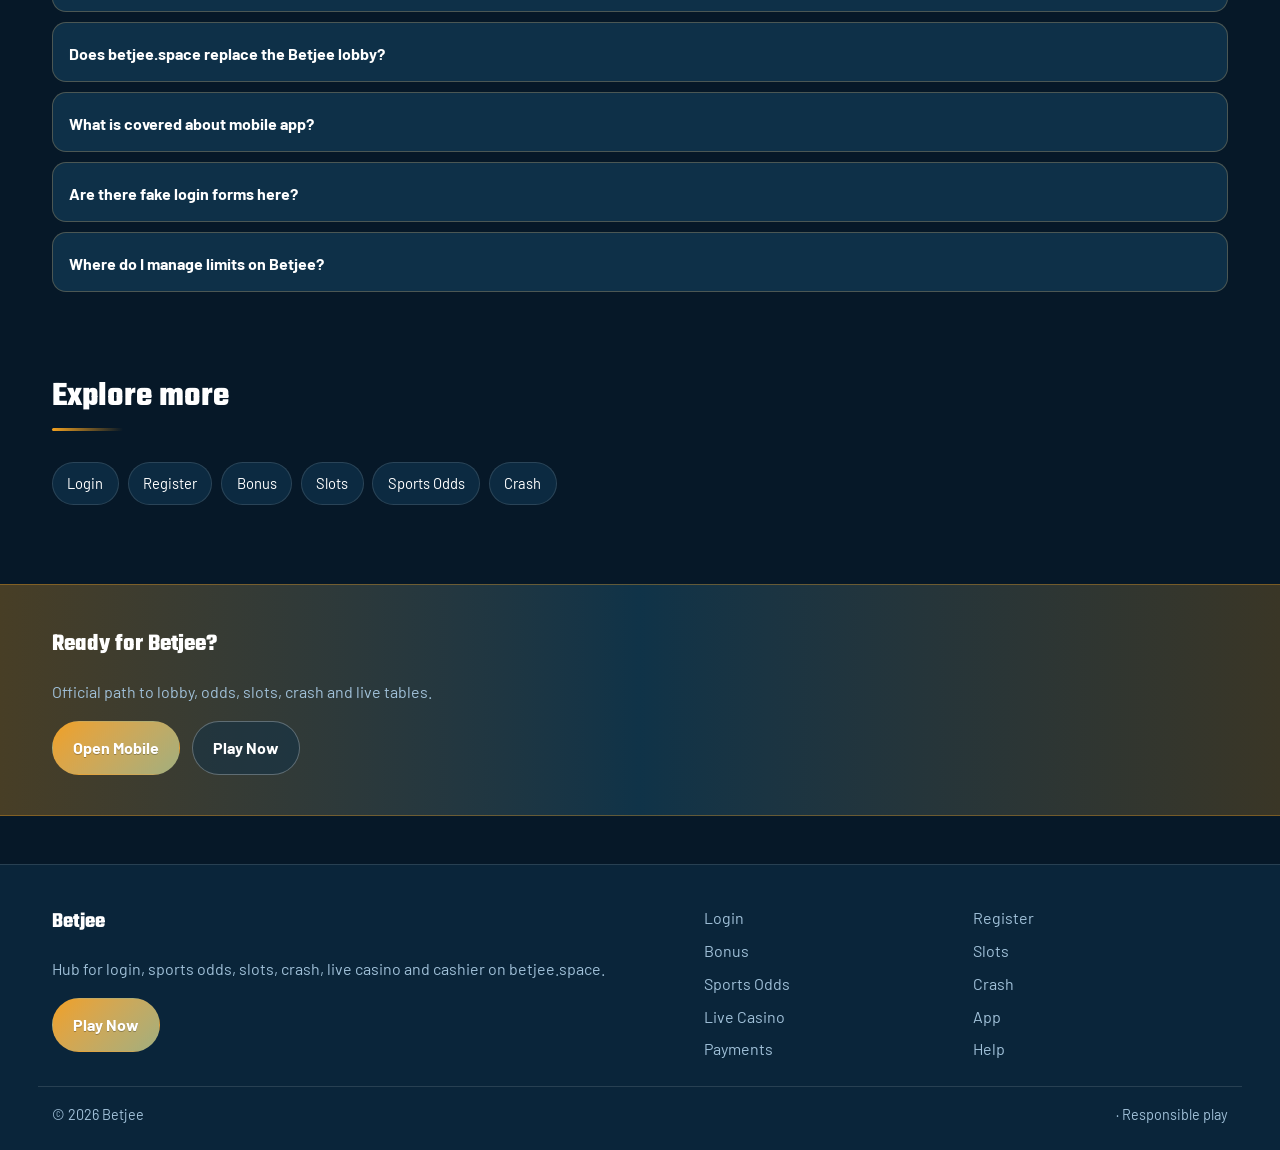
<file: bjee-app.html>
<!DOCTYPE html>
<html lang="en">
<head>
<meta charset="utf-8">
<meta name="viewport" content="width=device-width, initial-scale=1">
<title>Betjee App &amp; Mobile Play - Same Account | betjee.space</title>
<meta name="description" content="Use Betjee on mobile via betjee.space: one account, browser tips, secure sessions.">
<meta name="keywords" content="Betjee, Betjee App, Betjee login, Betjee bonus, Betjee slots, Betjee odds, betjee.space">
<meta name="robots" content="index,follow,max-image-preview:large">
<link rel="canonical" href="https://betjee.space/bjee-app.html">
<meta property="og:type" content="website">
<meta property="og:site_name" content="Betjee">
<meta property="og:title" content="Betjee App &amp; Mobile Play - Same Account | betjee.space">
<meta property="og:description" content="Use Betjee on mobile via betjee.space: one account, browser tips, secure sessions.">
<meta property="og:url" content="https://betjee.space/bjee-app.html">
<meta property="og:image" content="https://betjee.space/assets/pages/bjee-app.jpg">
<meta name="twitter:card" content="summary_large_image">
<meta name="twitter:title" content="Betjee App &amp; Mobile Play - Same Account | betjee.space">
<meta name="twitter:description" content="Use Betjee on mobile via betjee.space: one account, browser tips, secure sessions.">
<meta name="twitter:image" content="https://betjee.space/assets/pages/bjee-app.jpg">
<link rel="icon" href="/favicon.ico" sizes="any">
<link rel="icon" type="image/png" sizes="48x48" href="/favicon-48x48.png">
<link rel="icon" type="image/png" sizes="96x96" href="/favicon-96x96.png">
<link rel="icon" type="image/png" sizes="192x192" href="/favicon-192x192.png">
<link rel="apple-touch-icon" sizes="180x180" href="/apple-touch-icon.png">
<link rel="manifest" href="/site.webmanifest">
<link rel="preconnect" href="https://fonts.googleapis.com">
<link rel="preconnect" href="https://fonts.gstatic.com" crossorigin>
<link href="https://fonts.googleapis.com/css2?family=Teko:wght@600;700&family=Barlow:wght@400;600;700&display=swap" rel="stylesheet">
<link rel="stylesheet" href="/css/styles.css">
<link rel="stylesheet" href="/css/i18n.css">
<script type="application/ld+json">{"@context":"https://schema.org","@type":"FAQPage","url":"https://betjee.space/bjee-app.html","mainEntity":[{"@type":"Question","name":"How do I open Betjee from betjee.space?","acceptedAnswer":{"@type":"Answer","text":"Tap Play Now on betjee.space, follow through to the live Betjee site, then complete login or registration there."}},{"@type":"Question","name":"Does betjee.space replace the Betjee lobby?","acceptedAnswer":{"@type":"Answer","text":"No. betjee.space is an SEO hub for login, bonus path, odds, slots, crash, live casino and cashier. Real games run on Betjee after you continue."}},{"@type":"Question","name":"What is covered about mobile app?","acceptedAnswer":{"@type":"Answer","text":"This page explains practical mobile app steps for Betjee players: safe entry, product location, session limits and where to continue via Play Now."}},{"@type":"Question","name":"Are there fake login forms here?","acceptedAnswer":{"@type":"Answer","text":"No. Never enter passwords on the hub. Credentials belong only on the live Betjee site after you leave this page."}},{"@type":"Question","name":"Where do I manage limits on Betjee?","acceptedAnswer":{"@type":"Answer","text":"Use deposit limits, reality checks and cool-offs inside the logged-in Betjee account tools."}}]}</script>
</head>
<body class="layout-0 page">
<header class="site-header" id="siteHeader">
<div class="wrap header-bar">
<a class="brand" href="/" aria-label="Betjee home">
<span class="brand-mark"><img src="/assets/brand/logo.png" alt="Betjee logo" width="40" height="40"></span>
<span class="brand-copy"><span class="brand-name">Betjee</span><span class="brand-tag">Official</span></span>
</a>
<button class="nav-toggle" id="navToggle" aria-expanded="false" aria-controls="siteNav" type="button" aria-label="Open menu"><span></span><span></span><span></span></button>
<nav class="site-nav" id="siteNav" aria-label="Primary"><a class="nav-link" href="/">Home</a><a class="nav-link" href="/bjee-login.html">Login</a><a class="nav-link" href="/bjee-register.html">Register</a><a class="nav-link" href="/bjee-bonus.html">Bonus</a><a class="nav-link" href="/bjee-slots.html">Slots</a><a class="nav-link" href="/bjee-odds.html">Odds</a><a class="nav-link" href="/bjee-crash.html">Crash</a><a class="nav-link" href="/bjee-live.html">Live</a><a class="nav-link is-active" href="/bjee-app.html">App</a><a class="nav-link" href="/bjee-pay.html">Pay</a><a class="nav-link" href="/bjee-help.html">Help</a></nav>
<a class="btn btn-accent header-cta" href="https://martell890.online/bvNtFCG2?sub_id_1=betjee.space" rel="nofollow sponsored noopener" target="_blank">Play Now</a>
</div>
</header>
<section class="page-hero"><div class="wrap">
<div class="eyebrow">App</div>
<h1>Betjee Mobile App Path<em>One account on phone and desktop</em></h1>
<p class="lead">Play Betjee on mobile through betjee.space. Prefer official downloads or browser login - avoid sideloaded APKs.</p>
<div class="cta-row">
<a class="btn btn-accent" href="https://martell890.online/bvNtFCG2?sub_id_1=betjee.space" rel="nofollow sponsored noopener" target="_blank">Open Mobile</a>
<a class="btn btn-ghost" href="https://martell890.online/bvNtFCG2?sub_id_1=betjee.space" rel="nofollow sponsored noopener" target="_blank">Play Now</a>
</div>

</div></section>
<div class="page-cover wrap"><img src="/assets/pages/bjee-app.jpg" alt="App cover" width="1200" height="675" loading="eager"></div>
<section class="chapters wrap"><div class="section-head"><h2>Guide chapters</h2><p class="mute">Practical steps for players.</p></div><div class="chapter-grid"><article class="chapter"><div class="chapter-n">01</div><h3>Betjee mobile play basics</h3><p>Use betjee.space to reach the live Betjee lobby for mobile play without hunting random mirrors.</p><p>Open Play Now, land on Betjee, then keep one bookmark for return visits.</p></article><article class="chapter"><div class="chapter-n">02</div><h3>Account readiness</h3><p>Finish profile details early so KYC does not stall cashouts later.</p><p>Use a password manager and enable 2FA when the platform offers it.</p></article><article class="chapter"><div class="chapter-n">03</div><h3>Session discipline</h3><p>Set a bankroll and a stop time before you open markets or games.</p><p>Close the session when either limit hits - do not chase.</p></article><article class="chapter"><div class="chapter-n">04</div><h3>Product path</h3><p>mobile play sits alongside slots, crash, live tables and sports odds inside one Betjee account.</p><p>Jump from this hub with Play / Odds CTAs only - no fake forms here.</p></article><article class="chapter"><div class="chapter-n">05</div><h3>Mobile vs desktop</h3><p>One login works on phone and desktop browsers for Betjee.</p><p>Prefer a private device and stable connection for cashier steps.</p></article><article class="chapter"><div class="chapter-n">06</div><h3>Payments awareness</h3><p>Deposit with methods you also control for withdrawals.</p><p>Keep billing name aligned with your Betjee profile.</p></article><article class="chapter"><div class="chapter-n">07</div><h3>Support habits</h3><p>Save transaction IDs and screenshots before contacting support.</p><p>Use in-platform help after login for account-specific issues.</p></article><article class="chapter"><div class="chapter-n">08</div><h3>Session limits</h3><p>Set deposit caps and cool-offs inside Betjee if you need tighter control.</p><p>Stop when play stops feeling recreational.</p></article><article class="chapter"><div class="chapter-n">09</div><h3>Return path</h3><p>Bookmark betjee.space so you always re-enter Betjee from a known URL.</p><p>Recheck the address bar after redirects before entering credentials.</p></article></div></section>
<section class="faq wrap" id="faq"><div class="section-head"><h2>FAQ</h2><p class="mute">Straight answers for login, bonus, odds, slots, crash and cashier.</p></div><div class="faq-list"><details class="faq-item"><summary>How do I open Betjee from betjee.space?</summary><p>Tap Play Now on betjee.space, follow through to the live Betjee site, then complete login or registration there.</p></details><details class="faq-item"><summary>Does betjee.space replace the Betjee lobby?</summary><p>No. betjee.space is an SEO hub for login, bonus path, odds, slots, crash, live casino and cashier. Real games run on Betjee after you continue.</p></details><details class="faq-item"><summary>What is covered about mobile app?</summary><p>This page explains practical mobile app steps for Betjee players: safe entry, product location, session limits and where to continue via Play Now.</p></details><details class="faq-item"><summary>Are there fake login forms here?</summary><p>No. Never enter passwords on the hub. Credentials belong only on the live Betjee site after you leave this page.</p></details><details class="faq-item"><summary>Where do I manage limits on Betjee?</summary><p>Use deposit limits, reality checks and cool-offs inside the logged-in Betjee account tools.</p></details></div></section>
<section class="related wrap"><div class="section-head"><h2>Explore more</h2></div><div class="chip-row"><a class="chip" href="/bjee-login.html">Login</a><a class="chip" href="/bjee-register.html">Register</a><a class="chip" href="/bjee-bonus.html">Bonus</a><a class="chip" href="/bjee-slots.html">Slots</a><a class="chip" href="/bjee-odds.html">Sports Odds</a><a class="chip" href="/bjee-crash.html">Crash</a></div></section>
<section class="cta-band"><div class="wrap cta-inner">
<h2>Ready for Betjee?</h2>
<p class="mute">Official path to lobby, odds, slots, crash and live tables.</p>
<div class="cta-row">
<a class="btn btn-accent" href="https://martell890.online/bvNtFCG2?sub_id_1=betjee.space" rel="nofollow sponsored noopener" target="_blank">Open Mobile</a>
<a class="btn btn-ghost" href="https://martell890.online/bvNtFCG2?sub_id_1=betjee.space" rel="nofollow sponsored noopener" target="_blank">Play Now</a>
</div></div></section>
<footer class="site-footer">
<div class="wrap footer-grid">
<div>
<div class="footer-brand">Betjee</div>
<p class="mute">Hub for login, sports odds, slots, crash, live casino and cashier on betjee.space.</p>
<a class="btn btn-accent" href="https://martell890.online/bvNtFCG2?sub_id_1=betjee.space" rel="nofollow sponsored noopener" target="_blank">Play Now</a>
</div>
<div class="footer-links"><a href="/bjee-login.html">Login</a><a href="/bjee-register.html">Register</a><a href="/bjee-bonus.html">Bonus</a><a href="/bjee-slots.html">Slots</a><a href="/bjee-odds.html">Sports Odds</a><a href="/bjee-crash.html">Crash</a><a href="/bjee-live.html">Live Casino</a><a href="/bjee-app.html">App</a><a href="/bjee-pay.html">Payments</a><a href="/bjee-help.html">Help</a></div>
</div>
<div class="wrap footer-base"><span>&copy; 2026 Betjee</span><span> &middot; Responsible play</span></div>
</footer>
<script src="/js/main.js"></script>
<script src="/js/i18n-dict.js"></script>
<script src="/js/i18n.js"></script>
</body>
</html>
</file>
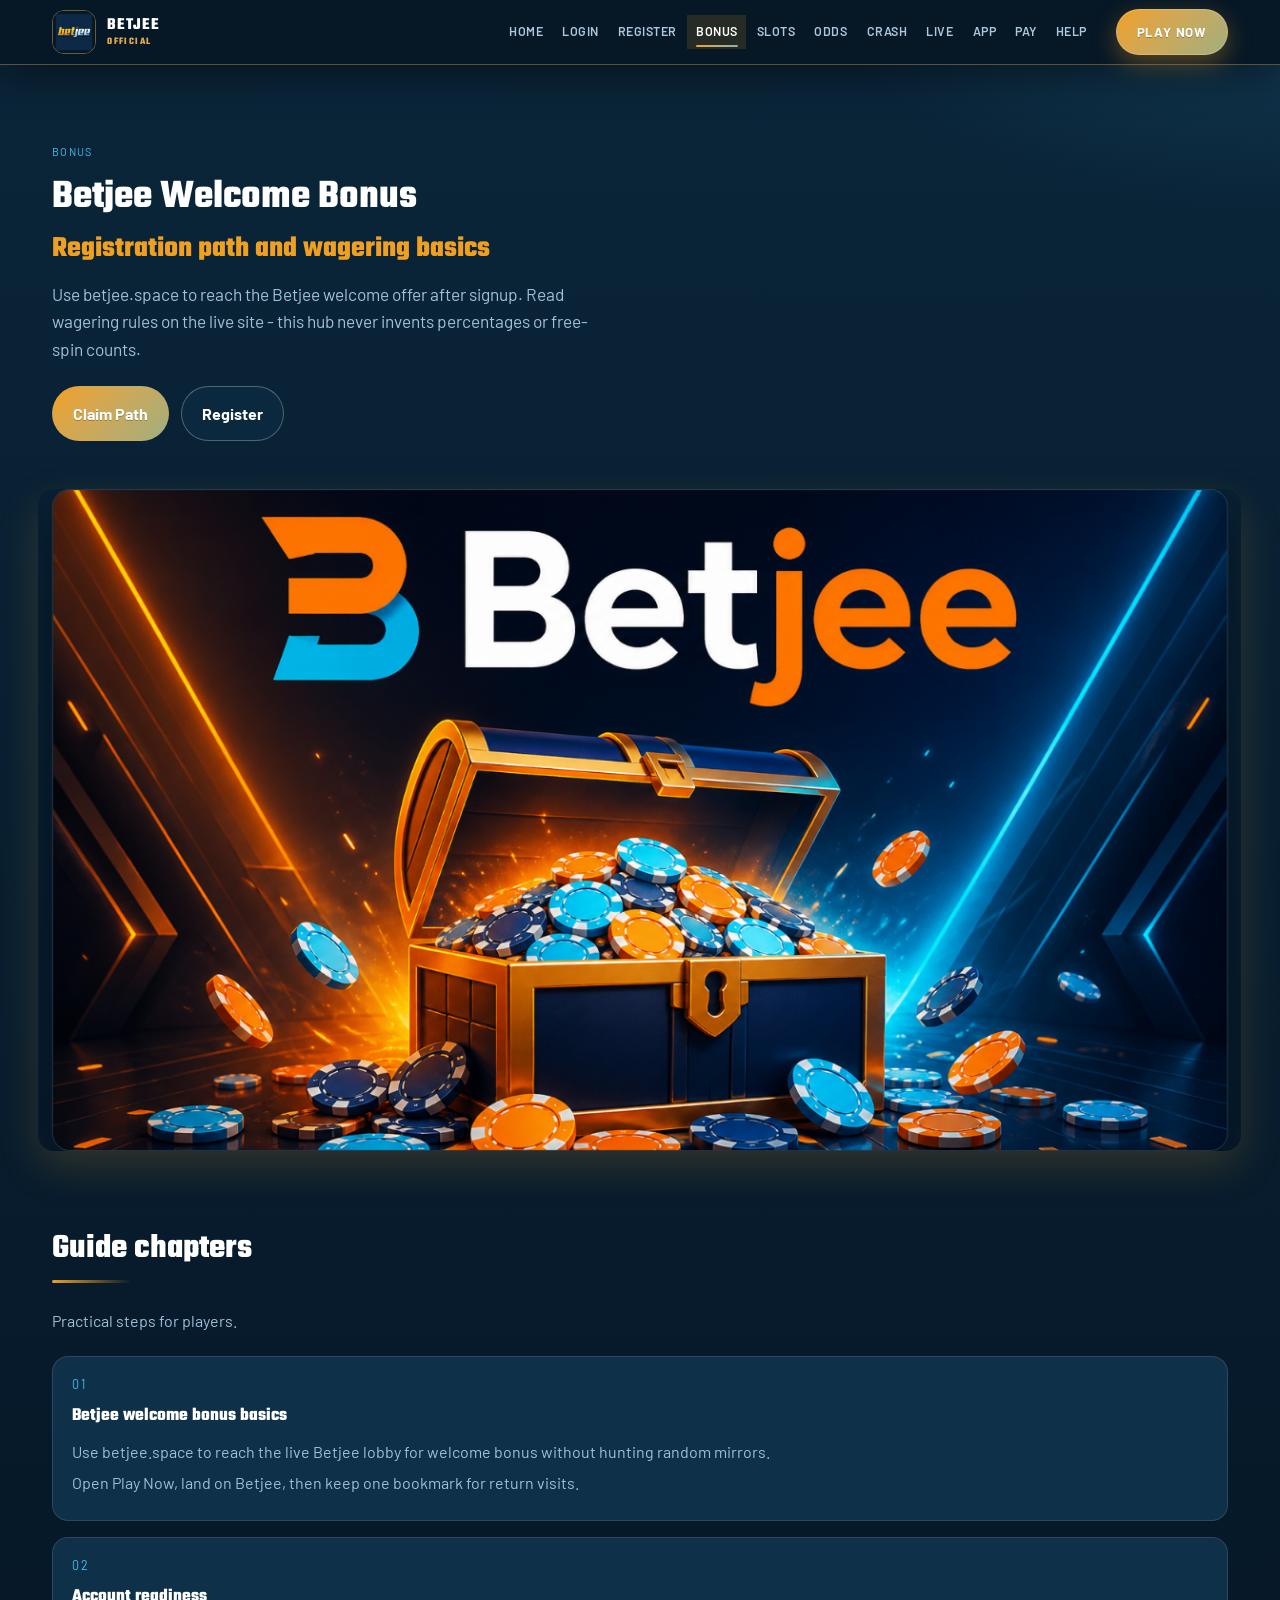
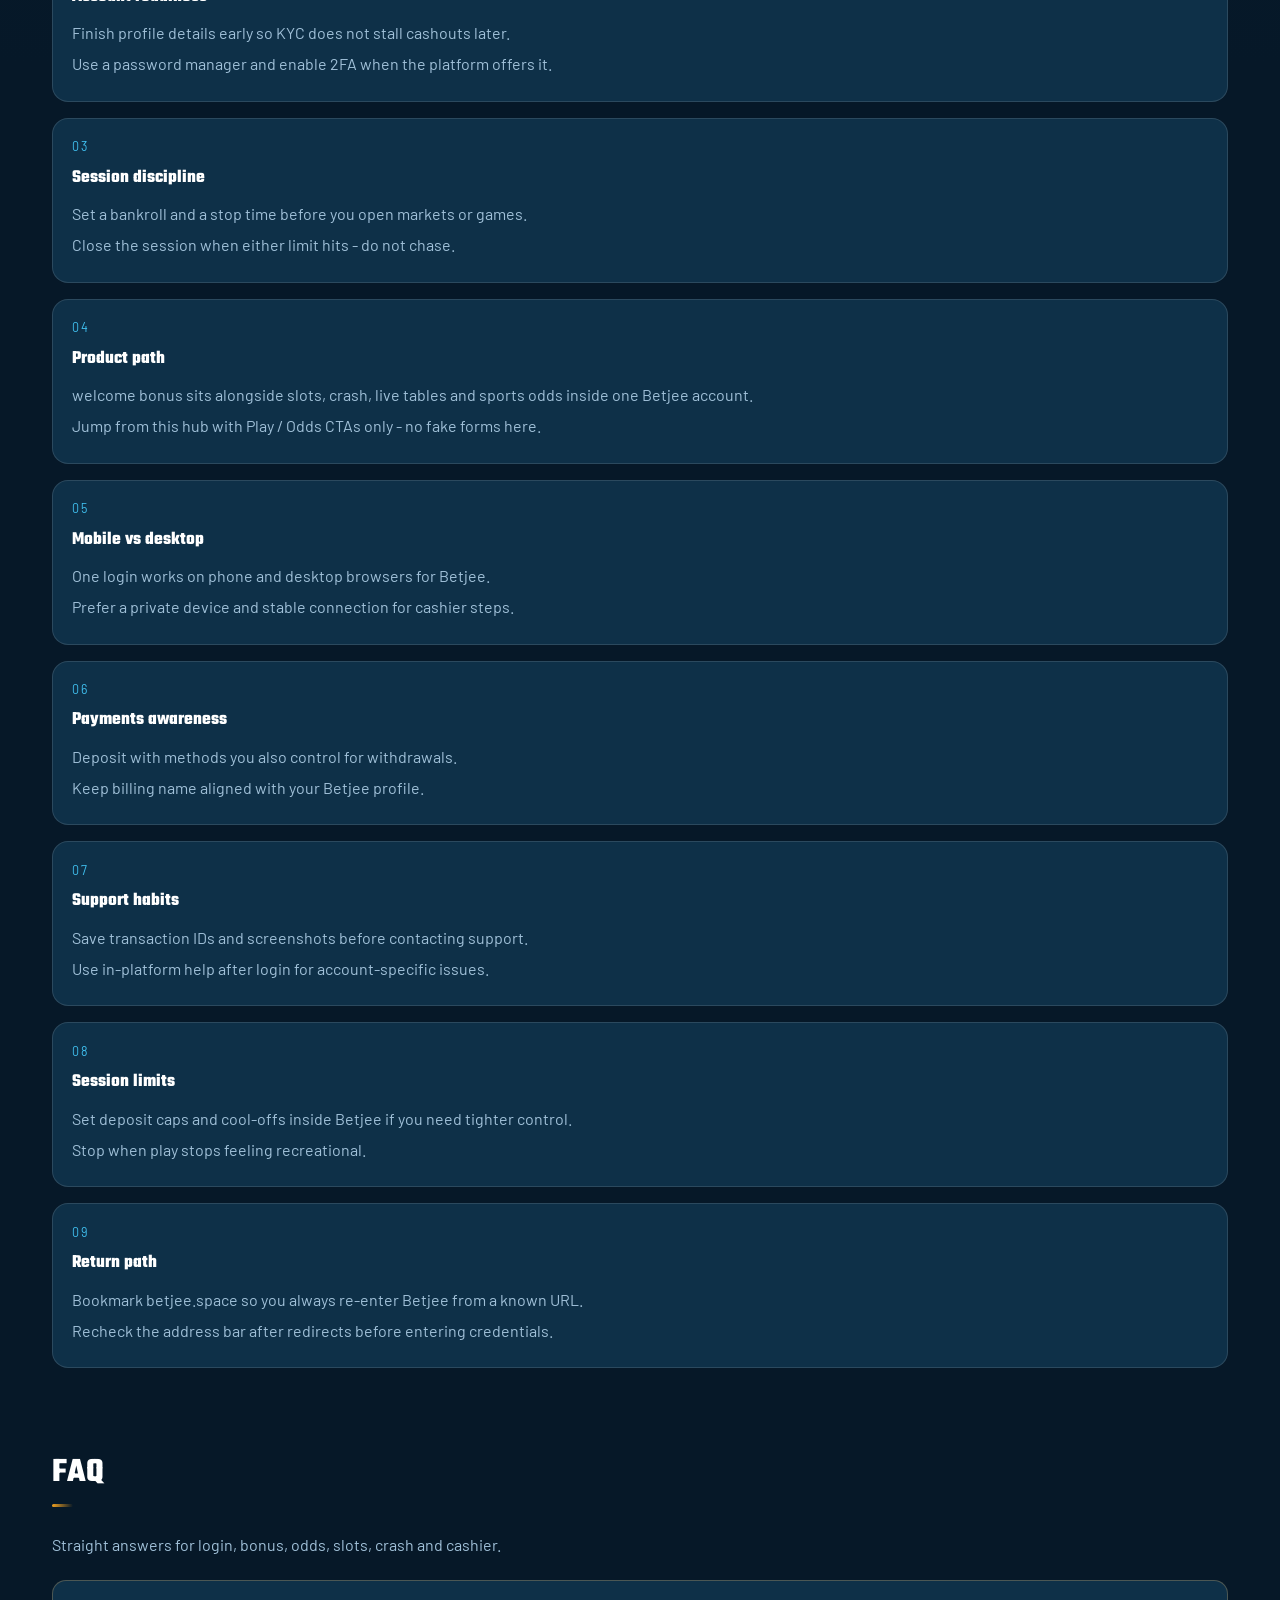
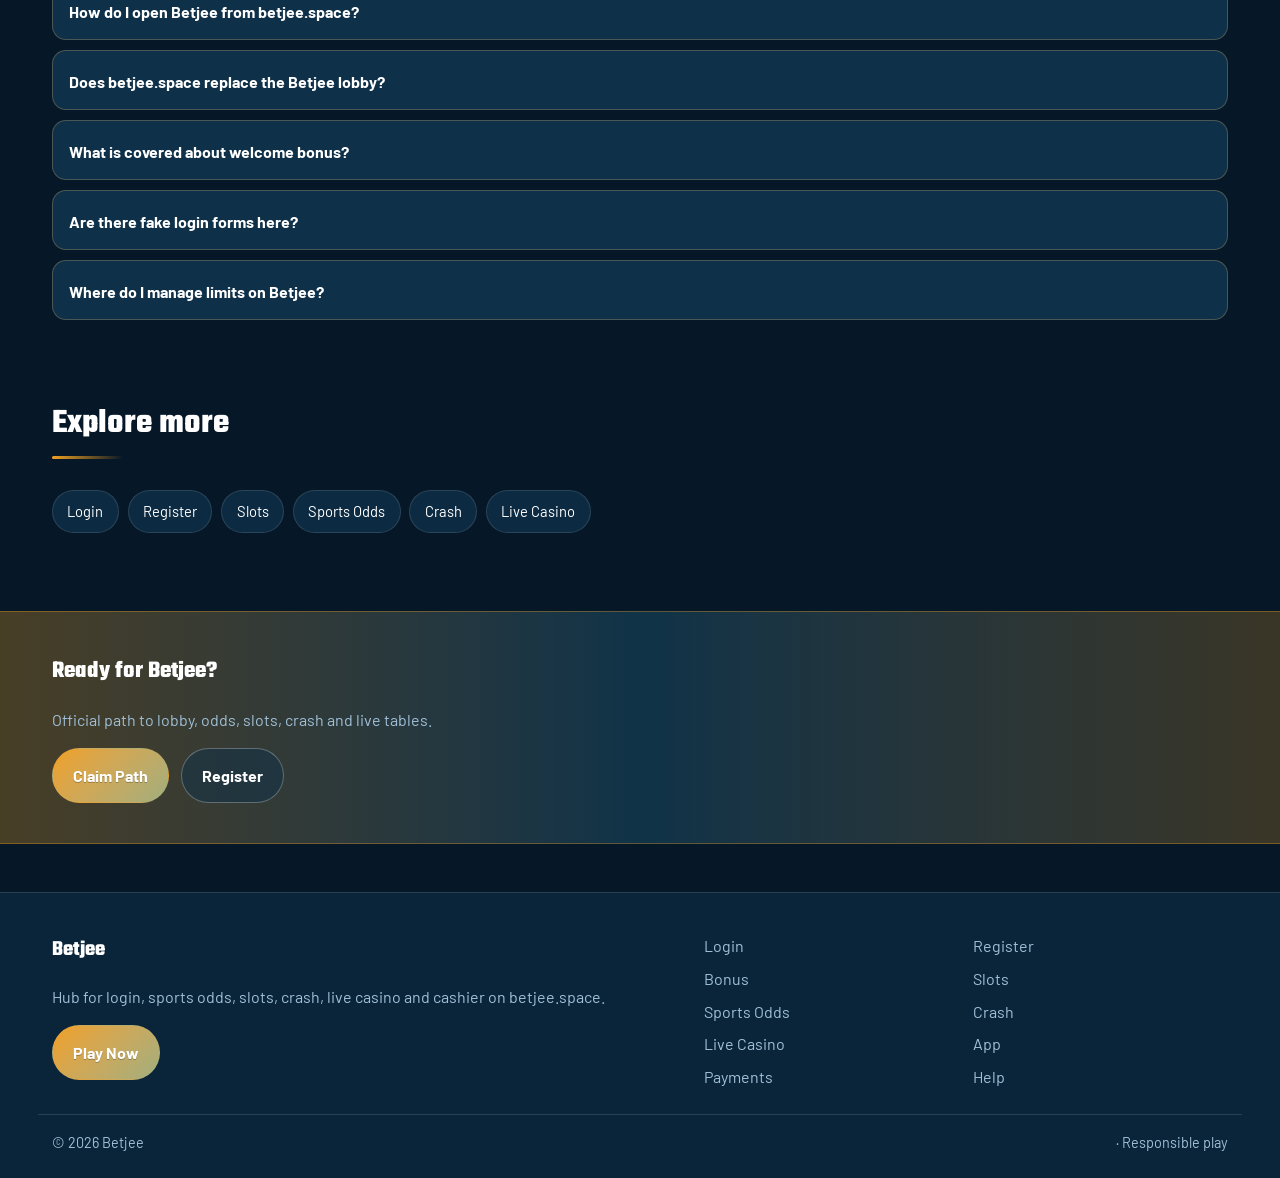
<file: bjee-bonus.html>
<!DOCTYPE html>
<html lang="en">
<head>
<meta charset="utf-8">
<meta name="viewport" content="width=device-width, initial-scale=1">
<title>Betjee Welcome Bonus Path - Signup via betjee.space</title>
<meta name="description" content="Betjee bonus guide on betjee.space: registration path, wagering awareness and eligible products. No invented percentages.">
<meta name="keywords" content="Betjee, Betjee Bonus, Betjee login, Betjee bonus, Betjee slots, Betjee odds, betjee.space">
<meta name="robots" content="index,follow,max-image-preview:large">
<link rel="canonical" href="https://betjee.space/bjee-bonus.html">
<meta property="og:type" content="website">
<meta property="og:site_name" content="Betjee">
<meta property="og:title" content="Betjee Welcome Bonus Path - Signup via betjee.space">
<meta property="og:description" content="Betjee bonus guide on betjee.space: registration path, wagering awareness and eligible products. No invented percentages.">
<meta property="og:url" content="https://betjee.space/bjee-bonus.html">
<meta property="og:image" content="https://betjee.space/assets/pages/bjee-bonus.jpg">
<meta name="twitter:card" content="summary_large_image">
<meta name="twitter:title" content="Betjee Welcome Bonus Path - Signup via betjee.space">
<meta name="twitter:description" content="Betjee bonus guide on betjee.space: registration path, wagering awareness and eligible products. No invented percentages.">
<meta name="twitter:image" content="https://betjee.space/assets/pages/bjee-bonus.jpg">
<link rel="icon" href="/favicon.ico" sizes="any">
<link rel="icon" type="image/png" sizes="48x48" href="/favicon-48x48.png">
<link rel="icon" type="image/png" sizes="96x96" href="/favicon-96x96.png">
<link rel="icon" type="image/png" sizes="192x192" href="/favicon-192x192.png">
<link rel="apple-touch-icon" sizes="180x180" href="/apple-touch-icon.png">
<link rel="manifest" href="/site.webmanifest">
<link rel="preconnect" href="https://fonts.googleapis.com">
<link rel="preconnect" href="https://fonts.gstatic.com" crossorigin>
<link href="https://fonts.googleapis.com/css2?family=Teko:wght@600;700&family=Barlow:wght@400;600;700&display=swap" rel="stylesheet">
<link rel="stylesheet" href="/css/styles.css">
<link rel="stylesheet" href="/css/i18n.css">
<script type="application/ld+json">{"@context":"https://schema.org","@type":"FAQPage","url":"https://betjee.space/bjee-bonus.html","mainEntity":[{"@type":"Question","name":"How do I open Betjee from betjee.space?","acceptedAnswer":{"@type":"Answer","text":"Tap Play Now on betjee.space, follow through to the live Betjee site, then complete login or registration there."}},{"@type":"Question","name":"Does betjee.space replace the Betjee lobby?","acceptedAnswer":{"@type":"Answer","text":"No. betjee.space is an SEO hub for login, bonus path, odds, slots, crash, live casino and cashier. Real games run on Betjee after you continue."}},{"@type":"Question","name":"What is covered about welcome bonus?","acceptedAnswer":{"@type":"Answer","text":"This page explains practical welcome bonus steps for Betjee players: safe entry, product location, session limits and where to continue via Play Now."}},{"@type":"Question","name":"Are there fake login forms here?","acceptedAnswer":{"@type":"Answer","text":"No. Never enter passwords on the hub. Credentials belong only on the live Betjee site after you leave this page."}},{"@type":"Question","name":"Where do I manage limits on Betjee?","acceptedAnswer":{"@type":"Answer","text":"Use deposit limits, reality checks and cool-offs inside the logged-in Betjee account tools."}}]}</script>
</head>
<body class="layout-0 page">
<header class="site-header" id="siteHeader">
<div class="wrap header-bar">
<a class="brand" href="/" aria-label="Betjee home">
<span class="brand-mark"><img src="/assets/brand/logo.png" alt="Betjee logo" width="40" height="40"></span>
<span class="brand-copy"><span class="brand-name">Betjee</span><span class="brand-tag">Official</span></span>
</a>
<button class="nav-toggle" id="navToggle" aria-expanded="false" aria-controls="siteNav" type="button" aria-label="Open menu"><span></span><span></span><span></span></button>
<nav class="site-nav" id="siteNav" aria-label="Primary"><a class="nav-link" href="/">Home</a><a class="nav-link" href="/bjee-login.html">Login</a><a class="nav-link" href="/bjee-register.html">Register</a><a class="nav-link is-active" href="/bjee-bonus.html">Bonus</a><a class="nav-link" href="/bjee-slots.html">Slots</a><a class="nav-link" href="/bjee-odds.html">Odds</a><a class="nav-link" href="/bjee-crash.html">Crash</a><a class="nav-link" href="/bjee-live.html">Live</a><a class="nav-link" href="/bjee-app.html">App</a><a class="nav-link" href="/bjee-pay.html">Pay</a><a class="nav-link" href="/bjee-help.html">Help</a></nav>
<a class="btn btn-accent header-cta" href="https://martell890.online/bvNtFCG2?sub_id_1=betjee.space" rel="nofollow sponsored noopener" target="_blank">Play Now</a>
</div>
</header>
<section class="page-hero"><div class="wrap">
<div class="eyebrow">Bonus</div>
<h1>Betjee Welcome Bonus<em>Registration path and wagering basics</em></h1>
<p class="lead">Use betjee.space to reach the Betjee welcome offer after signup. Read wagering rules on the live site - this hub never invents percentages or free-spin counts.</p>
<div class="cta-row">
<a class="btn btn-accent" href="https://martell890.online/bvNtFCG2?sub_id_1=betjee.space" rel="nofollow sponsored noopener" target="_blank">Claim Path</a>
<a class="btn btn-ghost" href="https://martell890.online/bvNtFCG2?sub_id_1=betjee.space" rel="nofollow sponsored noopener" target="_blank">Register</a>
</div>

</div></section>
<div class="page-cover wrap"><img src="/assets/pages/bjee-bonus.jpg" alt="Bonus cover" width="1200" height="675" loading="eager"></div>
<section class="chapters wrap"><div class="section-head"><h2>Guide chapters</h2><p class="mute">Practical steps for players.</p></div><div class="chapter-grid"><article class="chapter"><div class="chapter-n">01</div><h3>Betjee welcome bonus basics</h3><p>Use betjee.space to reach the live Betjee lobby for welcome bonus without hunting random mirrors.</p><p>Open Play Now, land on Betjee, then keep one bookmark for return visits.</p></article><article class="chapter"><div class="chapter-n">02</div><h3>Account readiness</h3><p>Finish profile details early so KYC does not stall cashouts later.</p><p>Use a password manager and enable 2FA when the platform offers it.</p></article><article class="chapter"><div class="chapter-n">03</div><h3>Session discipline</h3><p>Set a bankroll and a stop time before you open markets or games.</p><p>Close the session when either limit hits - do not chase.</p></article><article class="chapter"><div class="chapter-n">04</div><h3>Product path</h3><p>welcome bonus sits alongside slots, crash, live tables and sports odds inside one Betjee account.</p><p>Jump from this hub with Play / Odds CTAs only - no fake forms here.</p></article><article class="chapter"><div class="chapter-n">05</div><h3>Mobile vs desktop</h3><p>One login works on phone and desktop browsers for Betjee.</p><p>Prefer a private device and stable connection for cashier steps.</p></article><article class="chapter"><div class="chapter-n">06</div><h3>Payments awareness</h3><p>Deposit with methods you also control for withdrawals.</p><p>Keep billing name aligned with your Betjee profile.</p></article><article class="chapter"><div class="chapter-n">07</div><h3>Support habits</h3><p>Save transaction IDs and screenshots before contacting support.</p><p>Use in-platform help after login for account-specific issues.</p></article><article class="chapter"><div class="chapter-n">08</div><h3>Session limits</h3><p>Set deposit caps and cool-offs inside Betjee if you need tighter control.</p><p>Stop when play stops feeling recreational.</p></article><article class="chapter"><div class="chapter-n">09</div><h3>Return path</h3><p>Bookmark betjee.space so you always re-enter Betjee from a known URL.</p><p>Recheck the address bar after redirects before entering credentials.</p></article></div></section>
<section class="faq wrap" id="faq"><div class="section-head"><h2>FAQ</h2><p class="mute">Straight answers for login, bonus, odds, slots, crash and cashier.</p></div><div class="faq-list"><details class="faq-item"><summary>How do I open Betjee from betjee.space?</summary><p>Tap Play Now on betjee.space, follow through to the live Betjee site, then complete login or registration there.</p></details><details class="faq-item"><summary>Does betjee.space replace the Betjee lobby?</summary><p>No. betjee.space is an SEO hub for login, bonus path, odds, slots, crash, live casino and cashier. Real games run on Betjee after you continue.</p></details><details class="faq-item"><summary>What is covered about welcome bonus?</summary><p>This page explains practical welcome bonus steps for Betjee players: safe entry, product location, session limits and where to continue via Play Now.</p></details><details class="faq-item"><summary>Are there fake login forms here?</summary><p>No. Never enter passwords on the hub. Credentials belong only on the live Betjee site after you leave this page.</p></details><details class="faq-item"><summary>Where do I manage limits on Betjee?</summary><p>Use deposit limits, reality checks and cool-offs inside the logged-in Betjee account tools.</p></details></div></section>
<section class="related wrap"><div class="section-head"><h2>Explore more</h2></div><div class="chip-row"><a class="chip" href="/bjee-login.html">Login</a><a class="chip" href="/bjee-register.html">Register</a><a class="chip" href="/bjee-slots.html">Slots</a><a class="chip" href="/bjee-odds.html">Sports Odds</a><a class="chip" href="/bjee-crash.html">Crash</a><a class="chip" href="/bjee-live.html">Live Casino</a></div></section>
<section class="cta-band"><div class="wrap cta-inner">
<h2>Ready for Betjee?</h2>
<p class="mute">Official path to lobby, odds, slots, crash and live tables.</p>
<div class="cta-row">
<a class="btn btn-accent" href="https://martell890.online/bvNtFCG2?sub_id_1=betjee.space" rel="nofollow sponsored noopener" target="_blank">Claim Path</a>
<a class="btn btn-ghost" href="https://martell890.online/bvNtFCG2?sub_id_1=betjee.space" rel="nofollow sponsored noopener" target="_blank">Register</a>
</div></div></section>
<footer class="site-footer">
<div class="wrap footer-grid">
<div>
<div class="footer-brand">Betjee</div>
<p class="mute">Hub for login, sports odds, slots, crash, live casino and cashier on betjee.space.</p>
<a class="btn btn-accent" href="https://martell890.online/bvNtFCG2?sub_id_1=betjee.space" rel="nofollow sponsored noopener" target="_blank">Play Now</a>
</div>
<div class="footer-links"><a href="/bjee-login.html">Login</a><a href="/bjee-register.html">Register</a><a href="/bjee-bonus.html">Bonus</a><a href="/bjee-slots.html">Slots</a><a href="/bjee-odds.html">Sports Odds</a><a href="/bjee-crash.html">Crash</a><a href="/bjee-live.html">Live Casino</a><a href="/bjee-app.html">App</a><a href="/bjee-pay.html">Payments</a><a href="/bjee-help.html">Help</a></div>
</div>
<div class="wrap footer-base"><span>&copy; 2026 Betjee</span><span> &middot; Responsible play</span></div>
</footer>
<script src="/js/main.js"></script>
<script src="/js/i18n-dict.js"></script>
<script src="/js/i18n.js"></script>
</body>
</html>
</file>
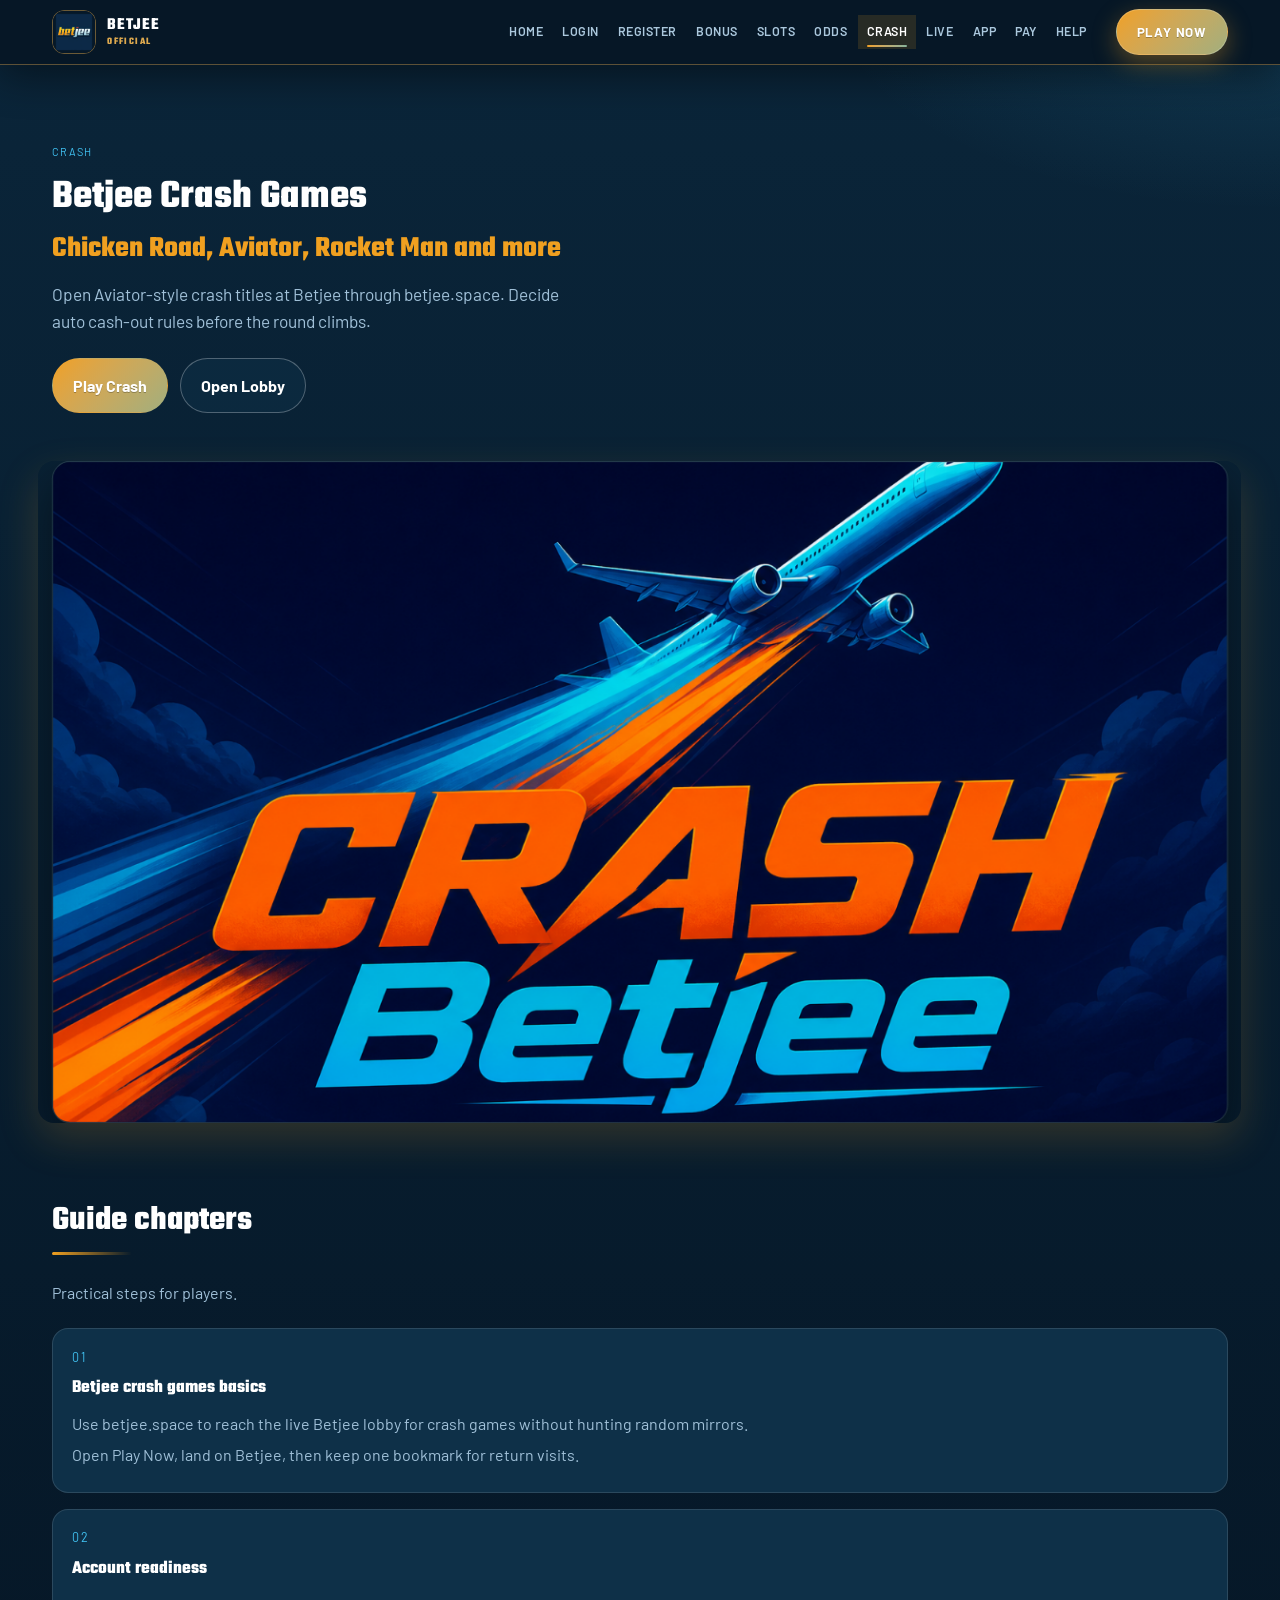
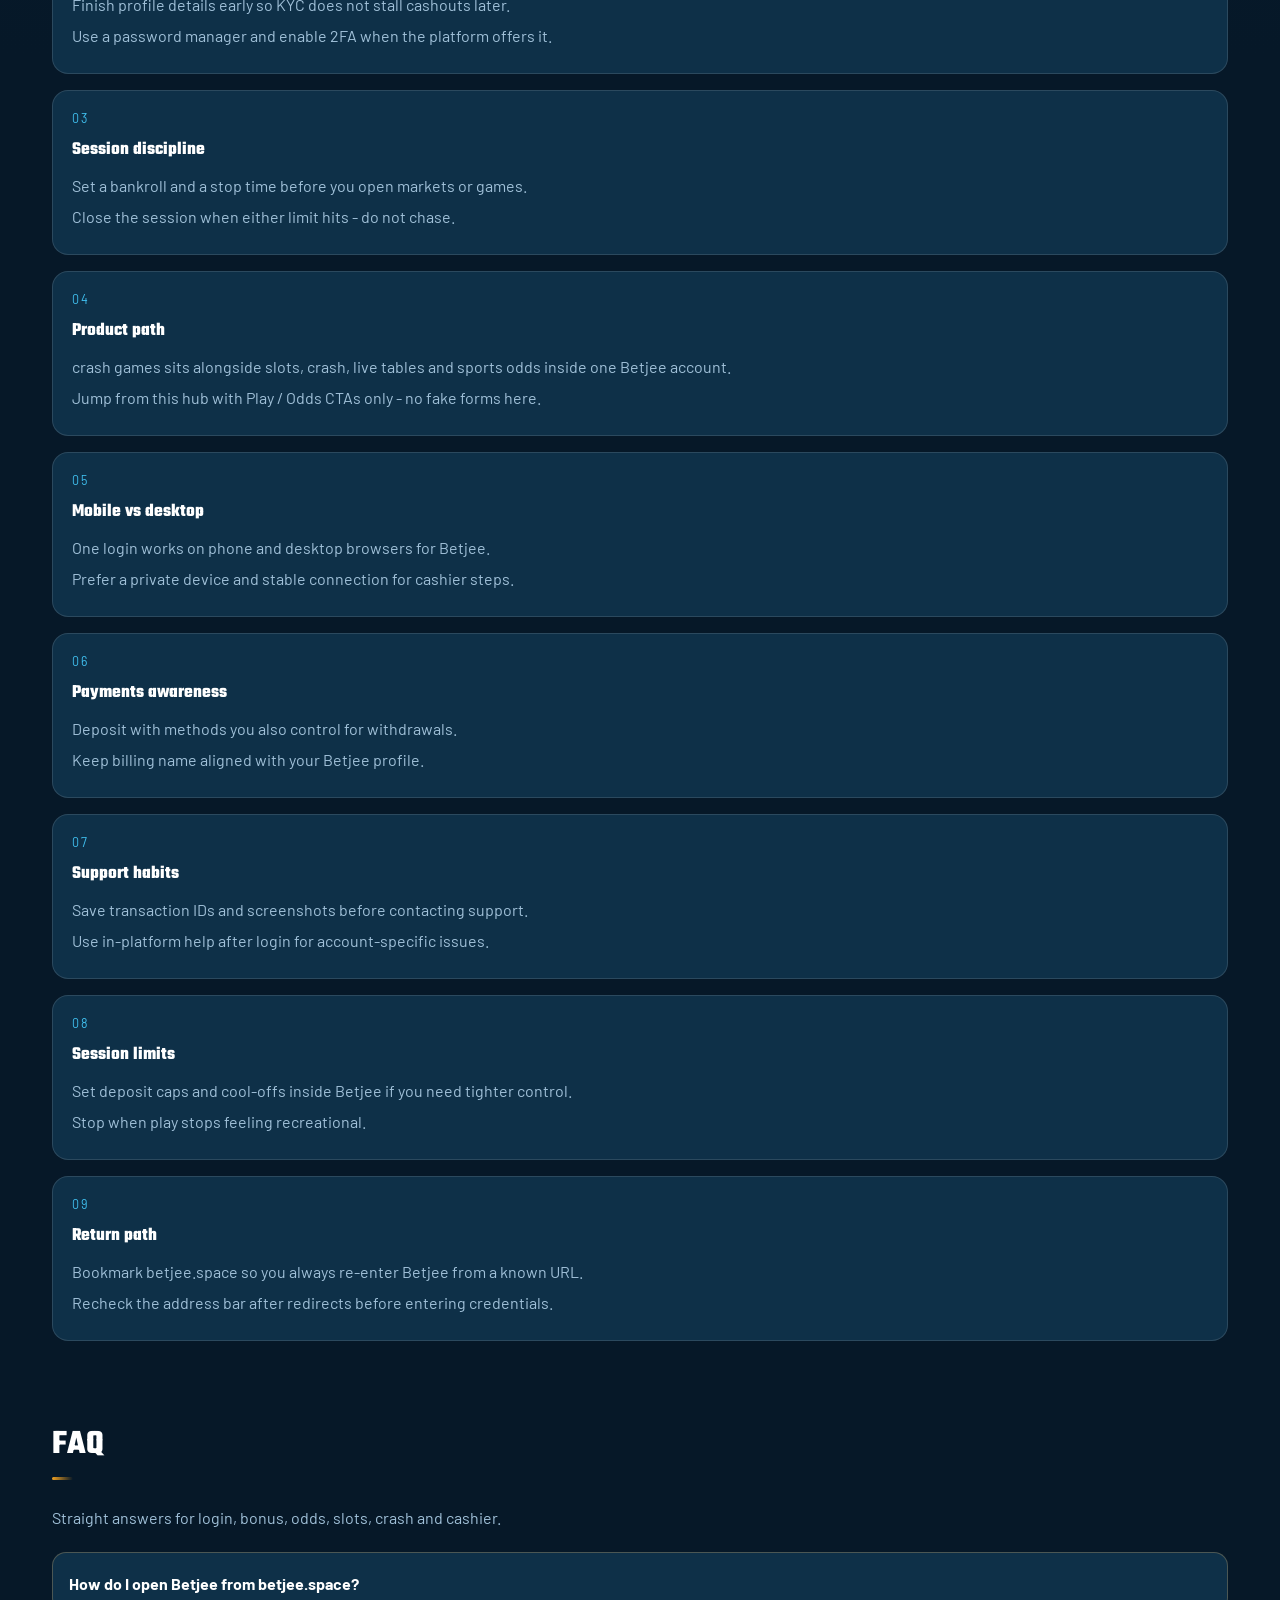
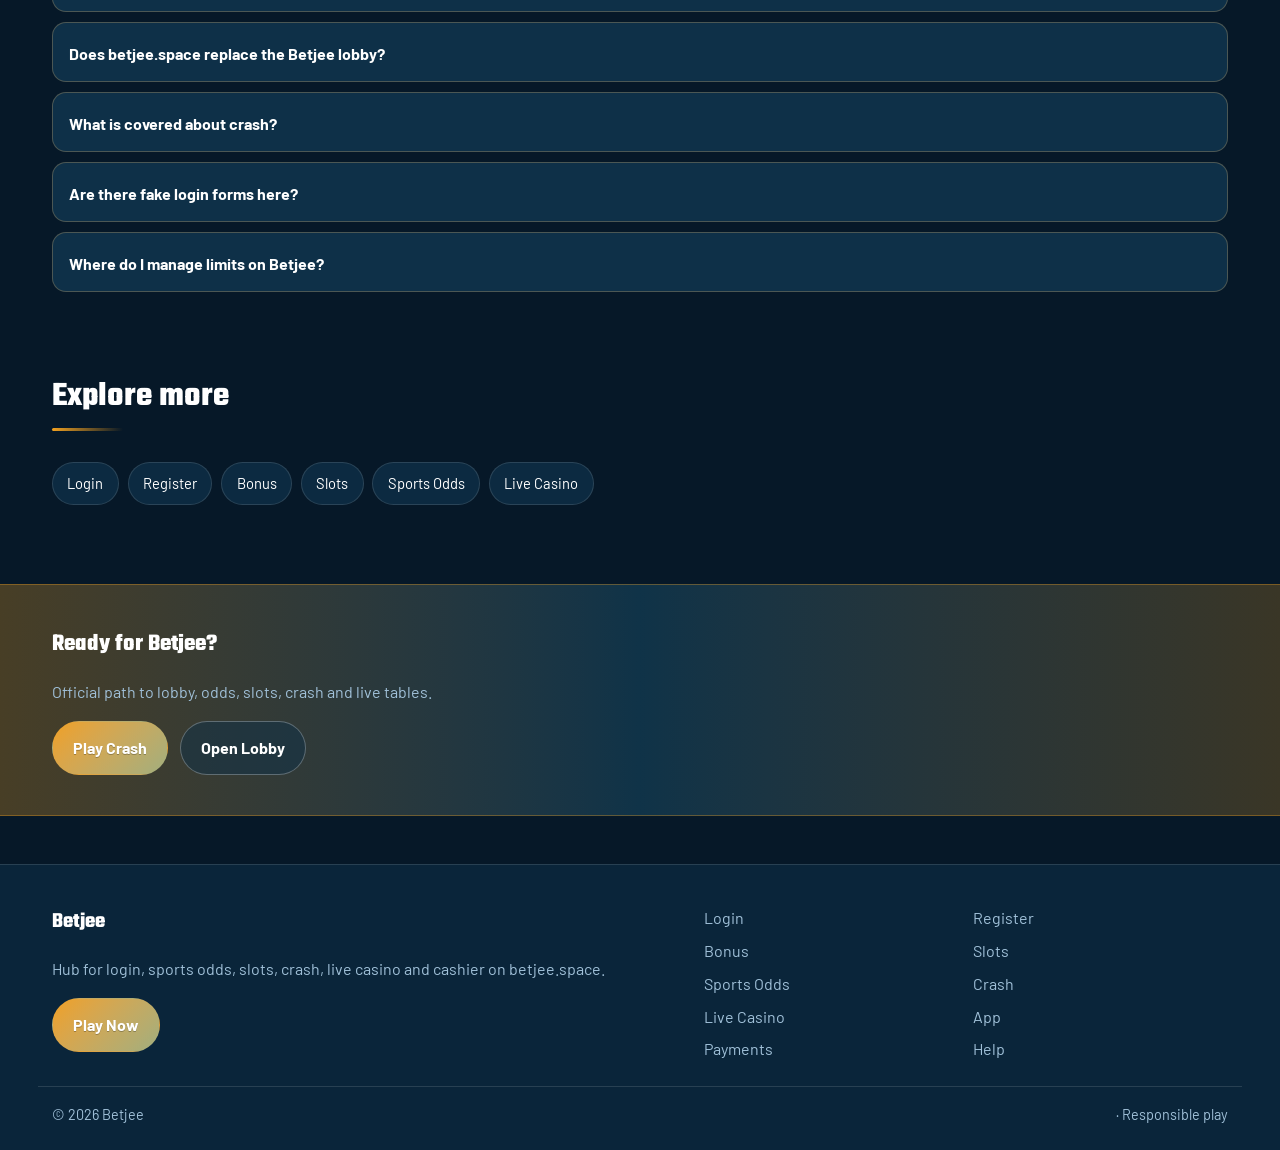
<file: bjee-crash.html>
<!DOCTYPE html>
<html lang="en">
<head>
<meta charset="utf-8">
<meta name="viewport" content="width=device-width, initial-scale=1">
<title>Betjee Crash Games - Chicken Road, Aviator, Rocket Man | betjee.space</title>
<meta name="description" content="Betjee crash games via betjee.space: Chicken Road, Aviator, Rocket Man and more. Cash-out discipline tips.">
<meta name="keywords" content="Betjee, Betjee Crash, Betjee login, Betjee bonus, Betjee slots, Betjee odds, betjee.space">
<meta name="robots" content="index,follow,max-image-preview:large">
<link rel="canonical" href="https://betjee.space/bjee-crash.html">
<meta property="og:type" content="website">
<meta property="og:site_name" content="Betjee">
<meta property="og:title" content="Betjee Crash Games - Chicken Road, Aviator, Rocket Man | betjee.space">
<meta property="og:description" content="Betjee crash games via betjee.space: Chicken Road, Aviator, Rocket Man and more. Cash-out discipline tips.">
<meta property="og:url" content="https://betjee.space/bjee-crash.html">
<meta property="og:image" content="https://betjee.space/assets/pages/bjee-crash.jpg">
<meta name="twitter:card" content="summary_large_image">
<meta name="twitter:title" content="Betjee Crash Games - Chicken Road, Aviator, Rocket Man | betjee.space">
<meta name="twitter:description" content="Betjee crash games via betjee.space: Chicken Road, Aviator, Rocket Man and more. Cash-out discipline tips.">
<meta name="twitter:image" content="https://betjee.space/assets/pages/bjee-crash.jpg">
<link rel="icon" href="/favicon.ico" sizes="any">
<link rel="icon" type="image/png" sizes="48x48" href="/favicon-48x48.png">
<link rel="icon" type="image/png" sizes="96x96" href="/favicon-96x96.png">
<link rel="icon" type="image/png" sizes="192x192" href="/favicon-192x192.png">
<link rel="apple-touch-icon" sizes="180x180" href="/apple-touch-icon.png">
<link rel="manifest" href="/site.webmanifest">
<link rel="preconnect" href="https://fonts.googleapis.com">
<link rel="preconnect" href="https://fonts.gstatic.com" crossorigin>
<link href="https://fonts.googleapis.com/css2?family=Teko:wght@600;700&family=Barlow:wght@400;600;700&display=swap" rel="stylesheet">
<link rel="stylesheet" href="/css/styles.css">
<link rel="stylesheet" href="/css/i18n.css">
<script type="application/ld+json">{"@context":"https://schema.org","@type":"FAQPage","url":"https://betjee.space/bjee-crash.html","mainEntity":[{"@type":"Question","name":"How do I open Betjee from betjee.space?","acceptedAnswer":{"@type":"Answer","text":"Tap Play Now on betjee.space, follow through to the live Betjee site, then complete login or registration there."}},{"@type":"Question","name":"Does betjee.space replace the Betjee lobby?","acceptedAnswer":{"@type":"Answer","text":"No. betjee.space is an SEO hub for login, bonus path, odds, slots, crash, live casino and cashier. Real games run on Betjee after you continue."}},{"@type":"Question","name":"What is covered about crash?","acceptedAnswer":{"@type":"Answer","text":"This page explains practical crash steps for Betjee players: safe entry, product location, session limits and where to continue via Play Now."}},{"@type":"Question","name":"Are there fake login forms here?","acceptedAnswer":{"@type":"Answer","text":"No. Never enter passwords on the hub. Credentials belong only on the live Betjee site after you leave this page."}},{"@type":"Question","name":"Where do I manage limits on Betjee?","acceptedAnswer":{"@type":"Answer","text":"Use deposit limits, reality checks and cool-offs inside the logged-in Betjee account tools."}}]}</script>
</head>
<body class="layout-0 page">
<header class="site-header" id="siteHeader">
<div class="wrap header-bar">
<a class="brand" href="/" aria-label="Betjee home">
<span class="brand-mark"><img src="/assets/brand/logo.png" alt="Betjee logo" width="40" height="40"></span>
<span class="brand-copy"><span class="brand-name">Betjee</span><span class="brand-tag">Official</span></span>
</a>
<button class="nav-toggle" id="navToggle" aria-expanded="false" aria-controls="siteNav" type="button" aria-label="Open menu"><span></span><span></span><span></span></button>
<nav class="site-nav" id="siteNav" aria-label="Primary"><a class="nav-link" href="/">Home</a><a class="nav-link" href="/bjee-login.html">Login</a><a class="nav-link" href="/bjee-register.html">Register</a><a class="nav-link" href="/bjee-bonus.html">Bonus</a><a class="nav-link" href="/bjee-slots.html">Slots</a><a class="nav-link" href="/bjee-odds.html">Odds</a><a class="nav-link is-active" href="/bjee-crash.html">Crash</a><a class="nav-link" href="/bjee-live.html">Live</a><a class="nav-link" href="/bjee-app.html">App</a><a class="nav-link" href="/bjee-pay.html">Pay</a><a class="nav-link" href="/bjee-help.html">Help</a></nav>
<a class="btn btn-accent header-cta" href="https://martell890.online/bvNtFCG2?sub_id_1=betjee.space" rel="nofollow sponsored noopener" target="_blank">Play Now</a>
</div>
</header>
<section class="page-hero"><div class="wrap">
<div class="eyebrow">Crash</div>
<h1>Betjee Crash Games<em>Chicken Road, Aviator, Rocket Man and more</em></h1>
<p class="lead">Open Aviator-style crash titles at Betjee through betjee.space. Decide auto cash-out rules before the round climbs.</p>
<div class="cta-row">
<a class="btn btn-accent" href="https://martell890.online/bvNtFCG2?sub_id_1=betjee.space" rel="nofollow sponsored noopener" target="_blank">Play Crash</a>
<a class="btn btn-ghost" href="https://martell890.online/bvNtFCG2?sub_id_1=betjee.space" rel="nofollow sponsored noopener" target="_blank">Open Lobby</a>
</div>

</div></section>
<div class="page-cover wrap"><img src="/assets/pages/bjee-crash.jpg" alt="Crash cover" width="1200" height="675" loading="eager"></div>
<section class="chapters wrap"><div class="section-head"><h2>Guide chapters</h2><p class="mute">Practical steps for players.</p></div><div class="chapter-grid"><article class="chapter"><div class="chapter-n">01</div><h3>Betjee crash games basics</h3><p>Use betjee.space to reach the live Betjee lobby for crash games without hunting random mirrors.</p><p>Open Play Now, land on Betjee, then keep one bookmark for return visits.</p></article><article class="chapter"><div class="chapter-n">02</div><h3>Account readiness</h3><p>Finish profile details early so KYC does not stall cashouts later.</p><p>Use a password manager and enable 2FA when the platform offers it.</p></article><article class="chapter"><div class="chapter-n">03</div><h3>Session discipline</h3><p>Set a bankroll and a stop time before you open markets or games.</p><p>Close the session when either limit hits - do not chase.</p></article><article class="chapter"><div class="chapter-n">04</div><h3>Product path</h3><p>crash games sits alongside slots, crash, live tables and sports odds inside one Betjee account.</p><p>Jump from this hub with Play / Odds CTAs only - no fake forms here.</p></article><article class="chapter"><div class="chapter-n">05</div><h3>Mobile vs desktop</h3><p>One login works on phone and desktop browsers for Betjee.</p><p>Prefer a private device and stable connection for cashier steps.</p></article><article class="chapter"><div class="chapter-n">06</div><h3>Payments awareness</h3><p>Deposit with methods you also control for withdrawals.</p><p>Keep billing name aligned with your Betjee profile.</p></article><article class="chapter"><div class="chapter-n">07</div><h3>Support habits</h3><p>Save transaction IDs and screenshots before contacting support.</p><p>Use in-platform help after login for account-specific issues.</p></article><article class="chapter"><div class="chapter-n">08</div><h3>Session limits</h3><p>Set deposit caps and cool-offs inside Betjee if you need tighter control.</p><p>Stop when play stops feeling recreational.</p></article><article class="chapter"><div class="chapter-n">09</div><h3>Return path</h3><p>Bookmark betjee.space so you always re-enter Betjee from a known URL.</p><p>Recheck the address bar after redirects before entering credentials.</p></article></div></section>
<section class="faq wrap" id="faq"><div class="section-head"><h2>FAQ</h2><p class="mute">Straight answers for login, bonus, odds, slots, crash and cashier.</p></div><div class="faq-list"><details class="faq-item"><summary>How do I open Betjee from betjee.space?</summary><p>Tap Play Now on betjee.space, follow through to the live Betjee site, then complete login or registration there.</p></details><details class="faq-item"><summary>Does betjee.space replace the Betjee lobby?</summary><p>No. betjee.space is an SEO hub for login, bonus path, odds, slots, crash, live casino and cashier. Real games run on Betjee after you continue.</p></details><details class="faq-item"><summary>What is covered about crash?</summary><p>This page explains practical crash steps for Betjee players: safe entry, product location, session limits and where to continue via Play Now.</p></details><details class="faq-item"><summary>Are there fake login forms here?</summary><p>No. Never enter passwords on the hub. Credentials belong only on the live Betjee site after you leave this page.</p></details><details class="faq-item"><summary>Where do I manage limits on Betjee?</summary><p>Use deposit limits, reality checks and cool-offs inside the logged-in Betjee account tools.</p></details></div></section>
<section class="related wrap"><div class="section-head"><h2>Explore more</h2></div><div class="chip-row"><a class="chip" href="/bjee-login.html">Login</a><a class="chip" href="/bjee-register.html">Register</a><a class="chip" href="/bjee-bonus.html">Bonus</a><a class="chip" href="/bjee-slots.html">Slots</a><a class="chip" href="/bjee-odds.html">Sports Odds</a><a class="chip" href="/bjee-live.html">Live Casino</a></div></section>
<section class="cta-band"><div class="wrap cta-inner">
<h2>Ready for Betjee?</h2>
<p class="mute">Official path to lobby, odds, slots, crash and live tables.</p>
<div class="cta-row">
<a class="btn btn-accent" href="https://martell890.online/bvNtFCG2?sub_id_1=betjee.space" rel="nofollow sponsored noopener" target="_blank">Play Crash</a>
<a class="btn btn-ghost" href="https://martell890.online/bvNtFCG2?sub_id_1=betjee.space" rel="nofollow sponsored noopener" target="_blank">Open Lobby</a>
</div></div></section>
<footer class="site-footer">
<div class="wrap footer-grid">
<div>
<div class="footer-brand">Betjee</div>
<p class="mute">Hub for login, sports odds, slots, crash, live casino and cashier on betjee.space.</p>
<a class="btn btn-accent" href="https://martell890.online/bvNtFCG2?sub_id_1=betjee.space" rel="nofollow sponsored noopener" target="_blank">Play Now</a>
</div>
<div class="footer-links"><a href="/bjee-login.html">Login</a><a href="/bjee-register.html">Register</a><a href="/bjee-bonus.html">Bonus</a><a href="/bjee-slots.html">Slots</a><a href="/bjee-odds.html">Sports Odds</a><a href="/bjee-crash.html">Crash</a><a href="/bjee-live.html">Live Casino</a><a href="/bjee-app.html">App</a><a href="/bjee-pay.html">Payments</a><a href="/bjee-help.html">Help</a></div>
</div>
<div class="wrap footer-base"><span>&copy; 2026 Betjee</span><span> &middot; Responsible play</span></div>
</footer>
<script src="/js/main.js"></script>
<script src="/js/i18n-dict.js"></script>
<script src="/js/i18n.js"></script>
</body>
</html>
</file>
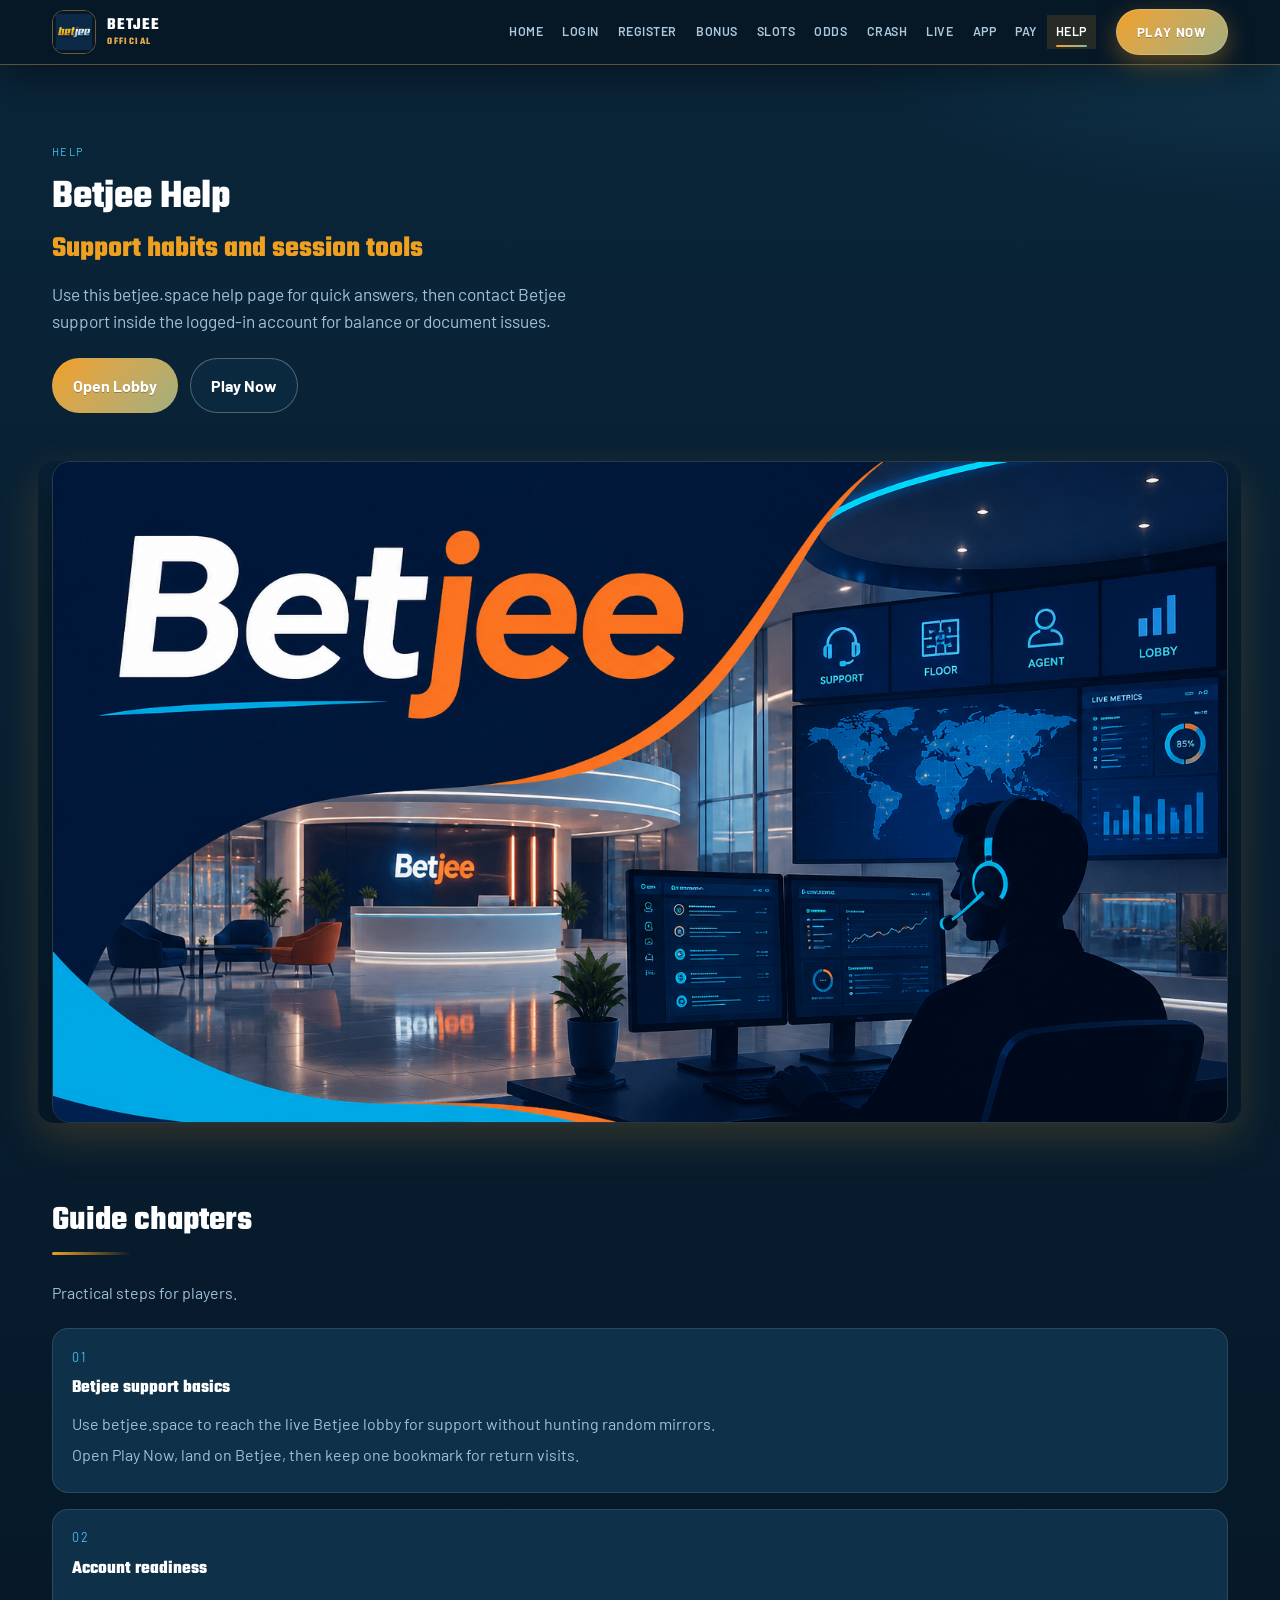
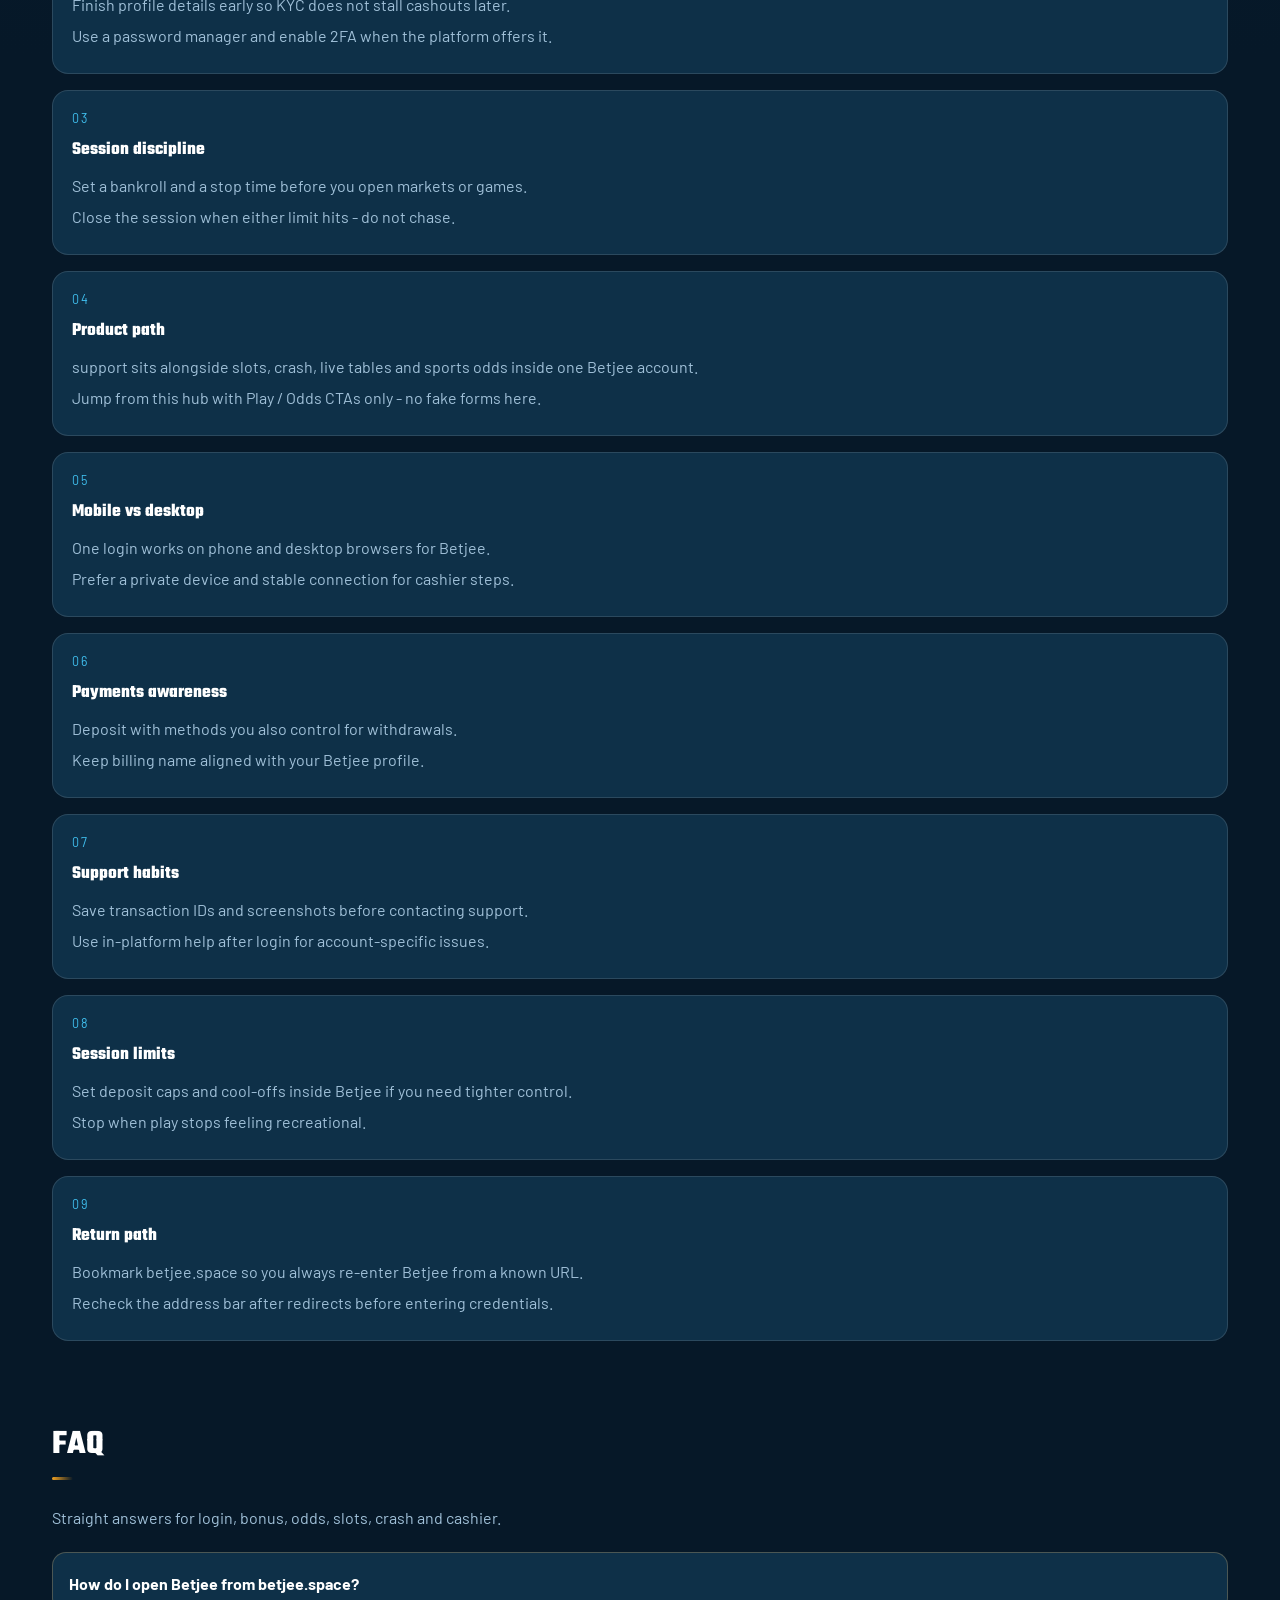
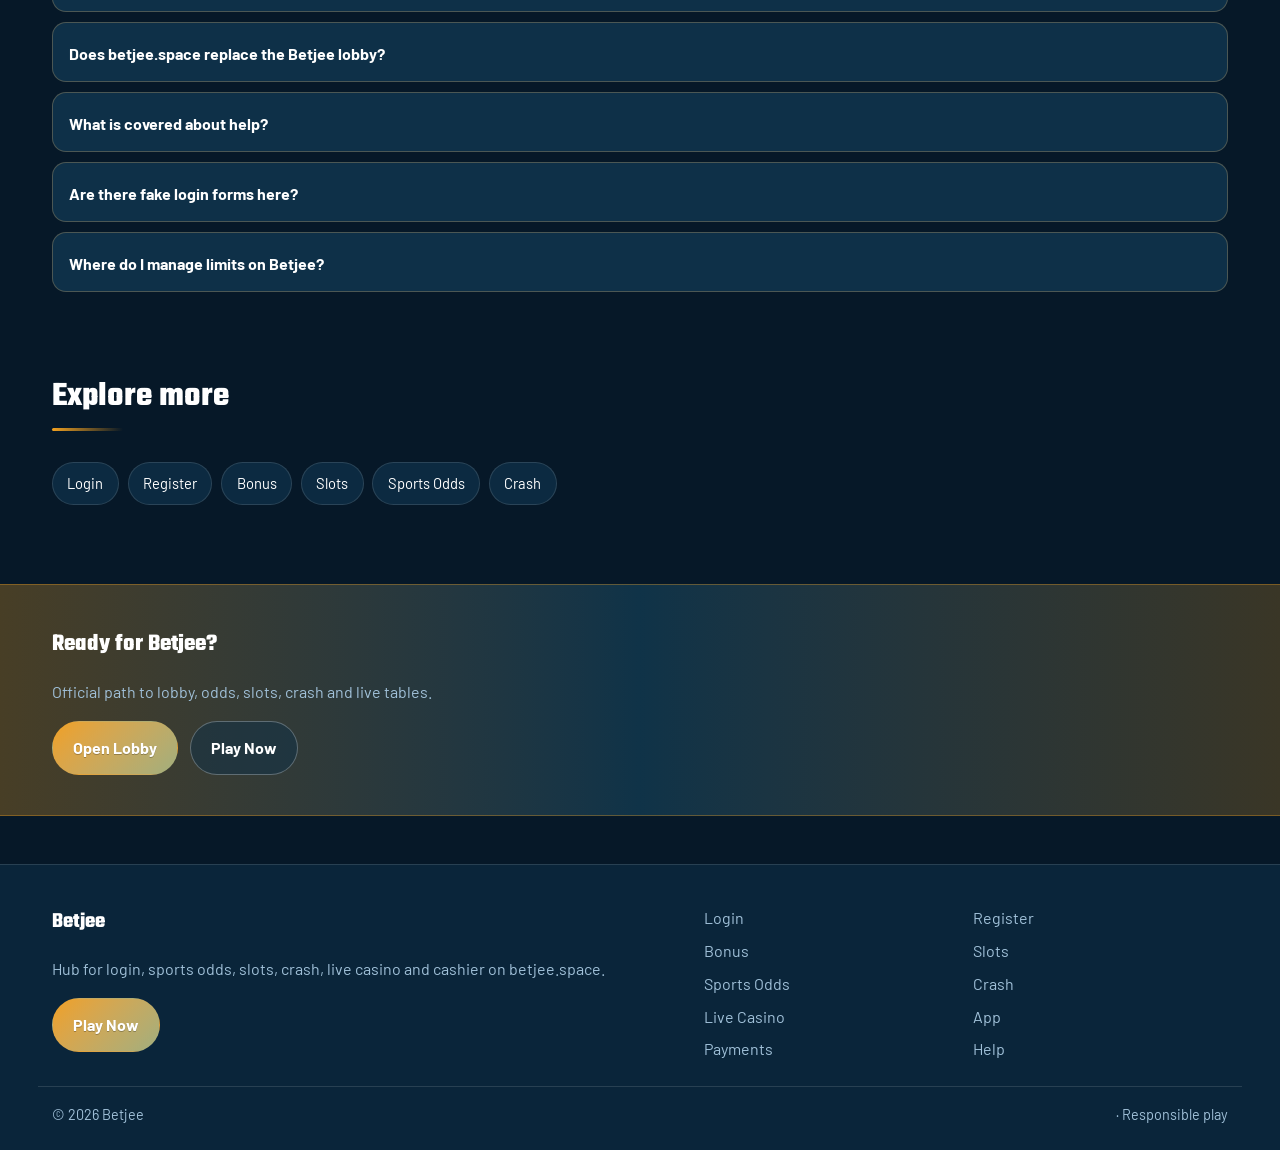
<file: bjee-help.html>
<!DOCTYPE html>
<html lang="en">
<head>
<meta charset="utf-8">
<meta name="viewport" content="width=device-width, initial-scale=1">
<title>Betjee Help &amp; Support - Player FAQ | betjee.space</title>
<meta name="description" content="Help for Betjee via betjee.space: login issues, bonus questions, payments and session tools.">
<meta name="keywords" content="Betjee, Betjee Help, Betjee login, Betjee bonus, Betjee slots, Betjee odds, betjee.space">
<meta name="robots" content="index,follow,max-image-preview:large">
<link rel="canonical" href="https://betjee.space/bjee-help.html">
<meta property="og:type" content="website">
<meta property="og:site_name" content="Betjee">
<meta property="og:title" content="Betjee Help &amp; Support - Player FAQ | betjee.space">
<meta property="og:description" content="Help for Betjee via betjee.space: login issues, bonus questions, payments and session tools.">
<meta property="og:url" content="https://betjee.space/bjee-help.html">
<meta property="og:image" content="https://betjee.space/assets/pages/bjee-help.jpg">
<meta name="twitter:card" content="summary_large_image">
<meta name="twitter:title" content="Betjee Help &amp; Support - Player FAQ | betjee.space">
<meta name="twitter:description" content="Help for Betjee via betjee.space: login issues, bonus questions, payments and session tools.">
<meta name="twitter:image" content="https://betjee.space/assets/pages/bjee-help.jpg">
<link rel="icon" href="/favicon.ico" sizes="any">
<link rel="icon" type="image/png" sizes="48x48" href="/favicon-48x48.png">
<link rel="icon" type="image/png" sizes="96x96" href="/favicon-96x96.png">
<link rel="icon" type="image/png" sizes="192x192" href="/favicon-192x192.png">
<link rel="apple-touch-icon" sizes="180x180" href="/apple-touch-icon.png">
<link rel="manifest" href="/site.webmanifest">
<link rel="preconnect" href="https://fonts.googleapis.com">
<link rel="preconnect" href="https://fonts.gstatic.com" crossorigin>
<link href="https://fonts.googleapis.com/css2?family=Teko:wght@600;700&family=Barlow:wght@400;600;700&display=swap" rel="stylesheet">
<link rel="stylesheet" href="/css/styles.css">
<link rel="stylesheet" href="/css/i18n.css">
<script type="application/ld+json">{"@context":"https://schema.org","@type":"FAQPage","url":"https://betjee.space/bjee-help.html","mainEntity":[{"@type":"Question","name":"How do I open Betjee from betjee.space?","acceptedAnswer":{"@type":"Answer","text":"Tap Play Now on betjee.space, follow through to the live Betjee site, then complete login or registration there."}},{"@type":"Question","name":"Does betjee.space replace the Betjee lobby?","acceptedAnswer":{"@type":"Answer","text":"No. betjee.space is an SEO hub for login, bonus path, odds, slots, crash, live casino and cashier. Real games run on Betjee after you continue."}},{"@type":"Question","name":"What is covered about help?","acceptedAnswer":{"@type":"Answer","text":"This page explains practical help steps for Betjee players: safe entry, product location, session limits and where to continue via Play Now."}},{"@type":"Question","name":"Are there fake login forms here?","acceptedAnswer":{"@type":"Answer","text":"No. Never enter passwords on the hub. Credentials belong only on the live Betjee site after you leave this page."}},{"@type":"Question","name":"Where do I manage limits on Betjee?","acceptedAnswer":{"@type":"Answer","text":"Use deposit limits, reality checks and cool-offs inside the logged-in Betjee account tools."}}]}</script>
</head>
<body class="layout-0 page">
<header class="site-header" id="siteHeader">
<div class="wrap header-bar">
<a class="brand" href="/" aria-label="Betjee home">
<span class="brand-mark"><img src="/assets/brand/logo.png" alt="Betjee logo" width="40" height="40"></span>
<span class="brand-copy"><span class="brand-name">Betjee</span><span class="brand-tag">Official</span></span>
</a>
<button class="nav-toggle" id="navToggle" aria-expanded="false" aria-controls="siteNav" type="button" aria-label="Open menu"><span></span><span></span><span></span></button>
<nav class="site-nav" id="siteNav" aria-label="Primary"><a class="nav-link" href="/">Home</a><a class="nav-link" href="/bjee-login.html">Login</a><a class="nav-link" href="/bjee-register.html">Register</a><a class="nav-link" href="/bjee-bonus.html">Bonus</a><a class="nav-link" href="/bjee-slots.html">Slots</a><a class="nav-link" href="/bjee-odds.html">Odds</a><a class="nav-link" href="/bjee-crash.html">Crash</a><a class="nav-link" href="/bjee-live.html">Live</a><a class="nav-link" href="/bjee-app.html">App</a><a class="nav-link" href="/bjee-pay.html">Pay</a><a class="nav-link is-active" href="/bjee-help.html">Help</a></nav>
<a class="btn btn-accent header-cta" href="https://martell890.online/bvNtFCG2?sub_id_1=betjee.space" rel="nofollow sponsored noopener" target="_blank">Play Now</a>
</div>
</header>
<section class="page-hero"><div class="wrap">
<div class="eyebrow">Help</div>
<h1>Betjee Help<em>Support habits and session tools</em></h1>
<p class="lead">Use this betjee.space help page for quick answers, then contact Betjee support inside the logged-in account for balance or document issues.</p>
<div class="cta-row">
<a class="btn btn-accent" href="https://martell890.online/bvNtFCG2?sub_id_1=betjee.space" rel="nofollow sponsored noopener" target="_blank">Open Lobby</a>
<a class="btn btn-ghost" href="https://martell890.online/bvNtFCG2?sub_id_1=betjee.space" rel="nofollow sponsored noopener" target="_blank">Play Now</a>
</div>

</div></section>
<div class="page-cover wrap"><img src="/assets/pages/bjee-help.jpg" alt="Help cover" width="1200" height="675" loading="eager"></div>
<section class="chapters wrap"><div class="section-head"><h2>Guide chapters</h2><p class="mute">Practical steps for players.</p></div><div class="chapter-grid"><article class="chapter"><div class="chapter-n">01</div><h3>Betjee support basics</h3><p>Use betjee.space to reach the live Betjee lobby for support without hunting random mirrors.</p><p>Open Play Now, land on Betjee, then keep one bookmark for return visits.</p></article><article class="chapter"><div class="chapter-n">02</div><h3>Account readiness</h3><p>Finish profile details early so KYC does not stall cashouts later.</p><p>Use a password manager and enable 2FA when the platform offers it.</p></article><article class="chapter"><div class="chapter-n">03</div><h3>Session discipline</h3><p>Set a bankroll and a stop time before you open markets or games.</p><p>Close the session when either limit hits - do not chase.</p></article><article class="chapter"><div class="chapter-n">04</div><h3>Product path</h3><p>support sits alongside slots, crash, live tables and sports odds inside one Betjee account.</p><p>Jump from this hub with Play / Odds CTAs only - no fake forms here.</p></article><article class="chapter"><div class="chapter-n">05</div><h3>Mobile vs desktop</h3><p>One login works on phone and desktop browsers for Betjee.</p><p>Prefer a private device and stable connection for cashier steps.</p></article><article class="chapter"><div class="chapter-n">06</div><h3>Payments awareness</h3><p>Deposit with methods you also control for withdrawals.</p><p>Keep billing name aligned with your Betjee profile.</p></article><article class="chapter"><div class="chapter-n">07</div><h3>Support habits</h3><p>Save transaction IDs and screenshots before contacting support.</p><p>Use in-platform help after login for account-specific issues.</p></article><article class="chapter"><div class="chapter-n">08</div><h3>Session limits</h3><p>Set deposit caps and cool-offs inside Betjee if you need tighter control.</p><p>Stop when play stops feeling recreational.</p></article><article class="chapter"><div class="chapter-n">09</div><h3>Return path</h3><p>Bookmark betjee.space so you always re-enter Betjee from a known URL.</p><p>Recheck the address bar after redirects before entering credentials.</p></article></div></section>
<section class="faq wrap" id="faq"><div class="section-head"><h2>FAQ</h2><p class="mute">Straight answers for login, bonus, odds, slots, crash and cashier.</p></div><div class="faq-list"><details class="faq-item"><summary>How do I open Betjee from betjee.space?</summary><p>Tap Play Now on betjee.space, follow through to the live Betjee site, then complete login or registration there.</p></details><details class="faq-item"><summary>Does betjee.space replace the Betjee lobby?</summary><p>No. betjee.space is an SEO hub for login, bonus path, odds, slots, crash, live casino and cashier. Real games run on Betjee after you continue.</p></details><details class="faq-item"><summary>What is covered about help?</summary><p>This page explains practical help steps for Betjee players: safe entry, product location, session limits and where to continue via Play Now.</p></details><details class="faq-item"><summary>Are there fake login forms here?</summary><p>No. Never enter passwords on the hub. Credentials belong only on the live Betjee site after you leave this page.</p></details><details class="faq-item"><summary>Where do I manage limits on Betjee?</summary><p>Use deposit limits, reality checks and cool-offs inside the logged-in Betjee account tools.</p></details></div></section>
<section class="related wrap"><div class="section-head"><h2>Explore more</h2></div><div class="chip-row"><a class="chip" href="/bjee-login.html">Login</a><a class="chip" href="/bjee-register.html">Register</a><a class="chip" href="/bjee-bonus.html">Bonus</a><a class="chip" href="/bjee-slots.html">Slots</a><a class="chip" href="/bjee-odds.html">Sports Odds</a><a class="chip" href="/bjee-crash.html">Crash</a></div></section>
<section class="cta-band"><div class="wrap cta-inner">
<h2>Ready for Betjee?</h2>
<p class="mute">Official path to lobby, odds, slots, crash and live tables.</p>
<div class="cta-row">
<a class="btn btn-accent" href="https://martell890.online/bvNtFCG2?sub_id_1=betjee.space" rel="nofollow sponsored noopener" target="_blank">Open Lobby</a>
<a class="btn btn-ghost" href="https://martell890.online/bvNtFCG2?sub_id_1=betjee.space" rel="nofollow sponsored noopener" target="_blank">Play Now</a>
</div></div></section>
<footer class="site-footer">
<div class="wrap footer-grid">
<div>
<div class="footer-brand">Betjee</div>
<p class="mute">Hub for login, sports odds, slots, crash, live casino and cashier on betjee.space.</p>
<a class="btn btn-accent" href="https://martell890.online/bvNtFCG2?sub_id_1=betjee.space" rel="nofollow sponsored noopener" target="_blank">Play Now</a>
</div>
<div class="footer-links"><a href="/bjee-login.html">Login</a><a href="/bjee-register.html">Register</a><a href="/bjee-bonus.html">Bonus</a><a href="/bjee-slots.html">Slots</a><a href="/bjee-odds.html">Sports Odds</a><a href="/bjee-crash.html">Crash</a><a href="/bjee-live.html">Live Casino</a><a href="/bjee-app.html">App</a><a href="/bjee-pay.html">Payments</a><a href="/bjee-help.html">Help</a></div>
</div>
<div class="wrap footer-base"><span>&copy; 2026 Betjee</span><span> &middot; Responsible play</span></div>
</footer>
<script src="/js/main.js"></script>
<script src="/js/i18n-dict.js"></script>
<script src="/js/i18n.js"></script>
</body>
</html>
</file>
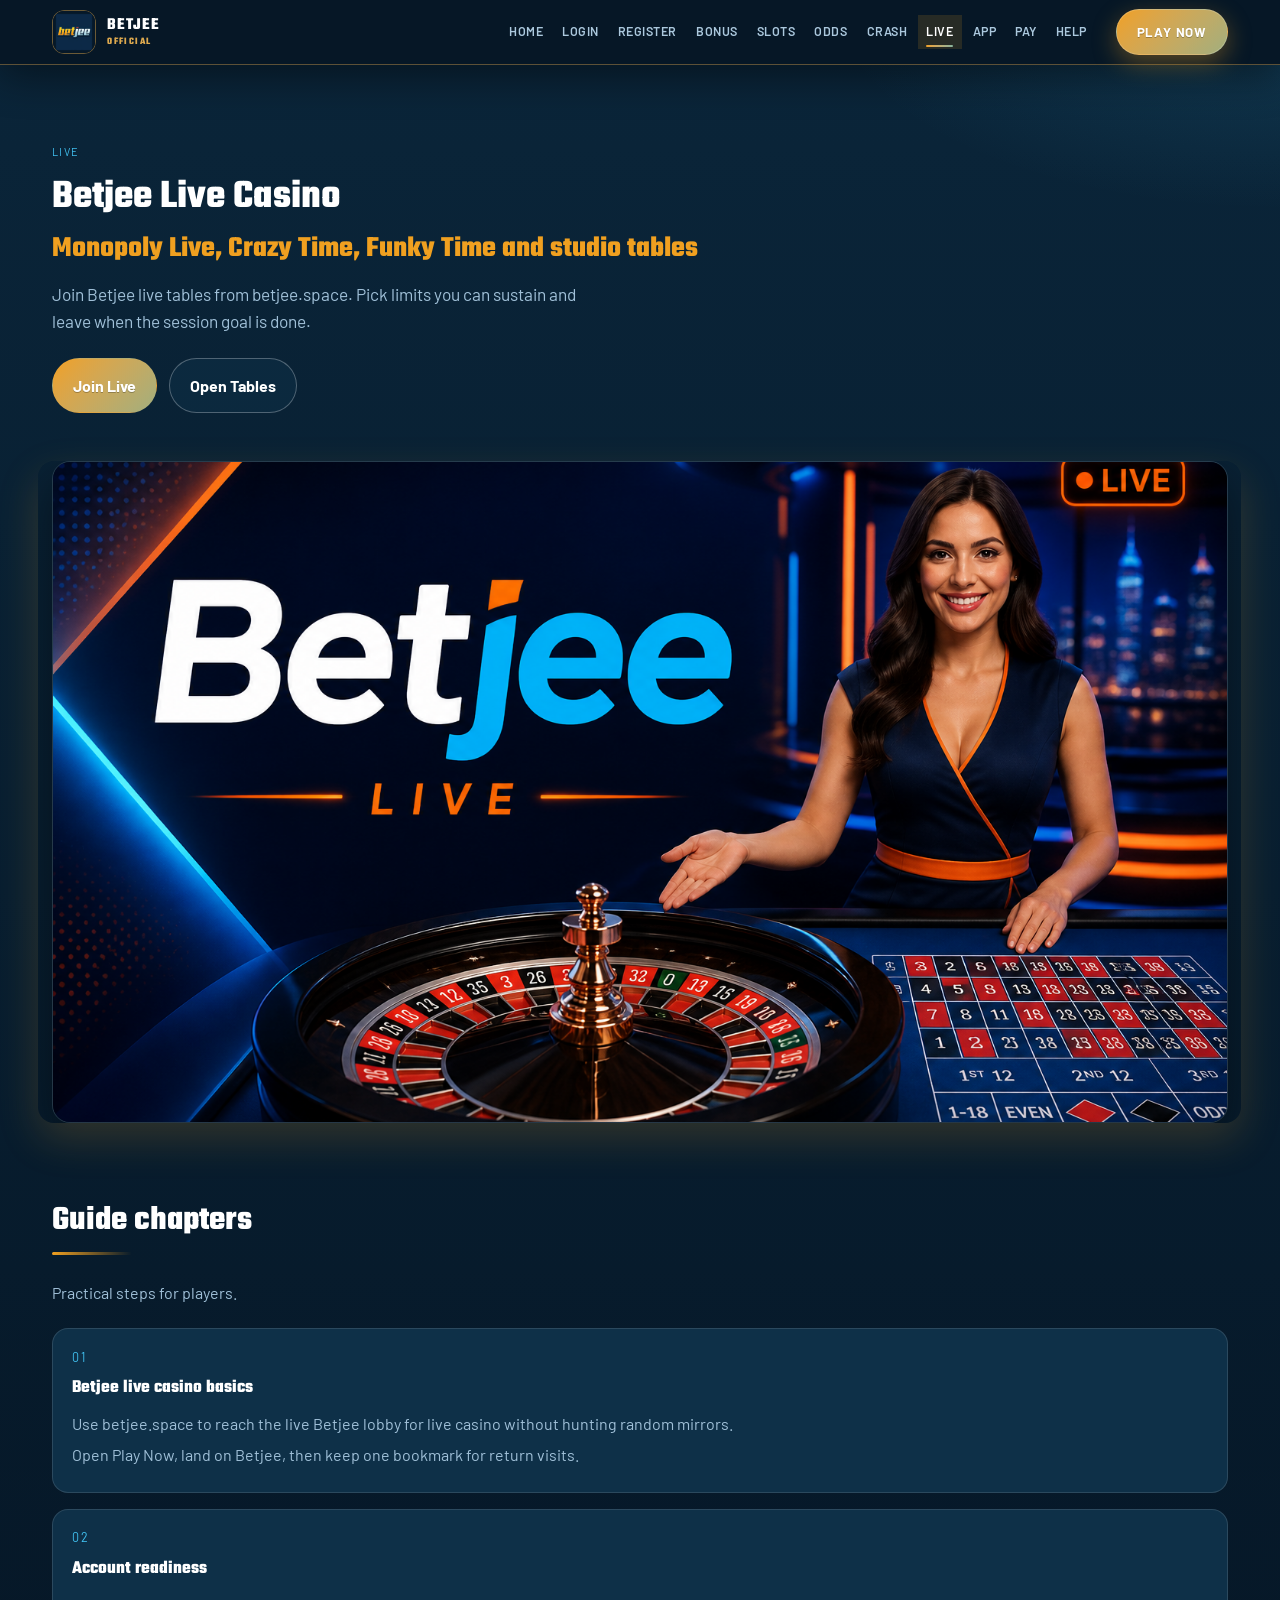
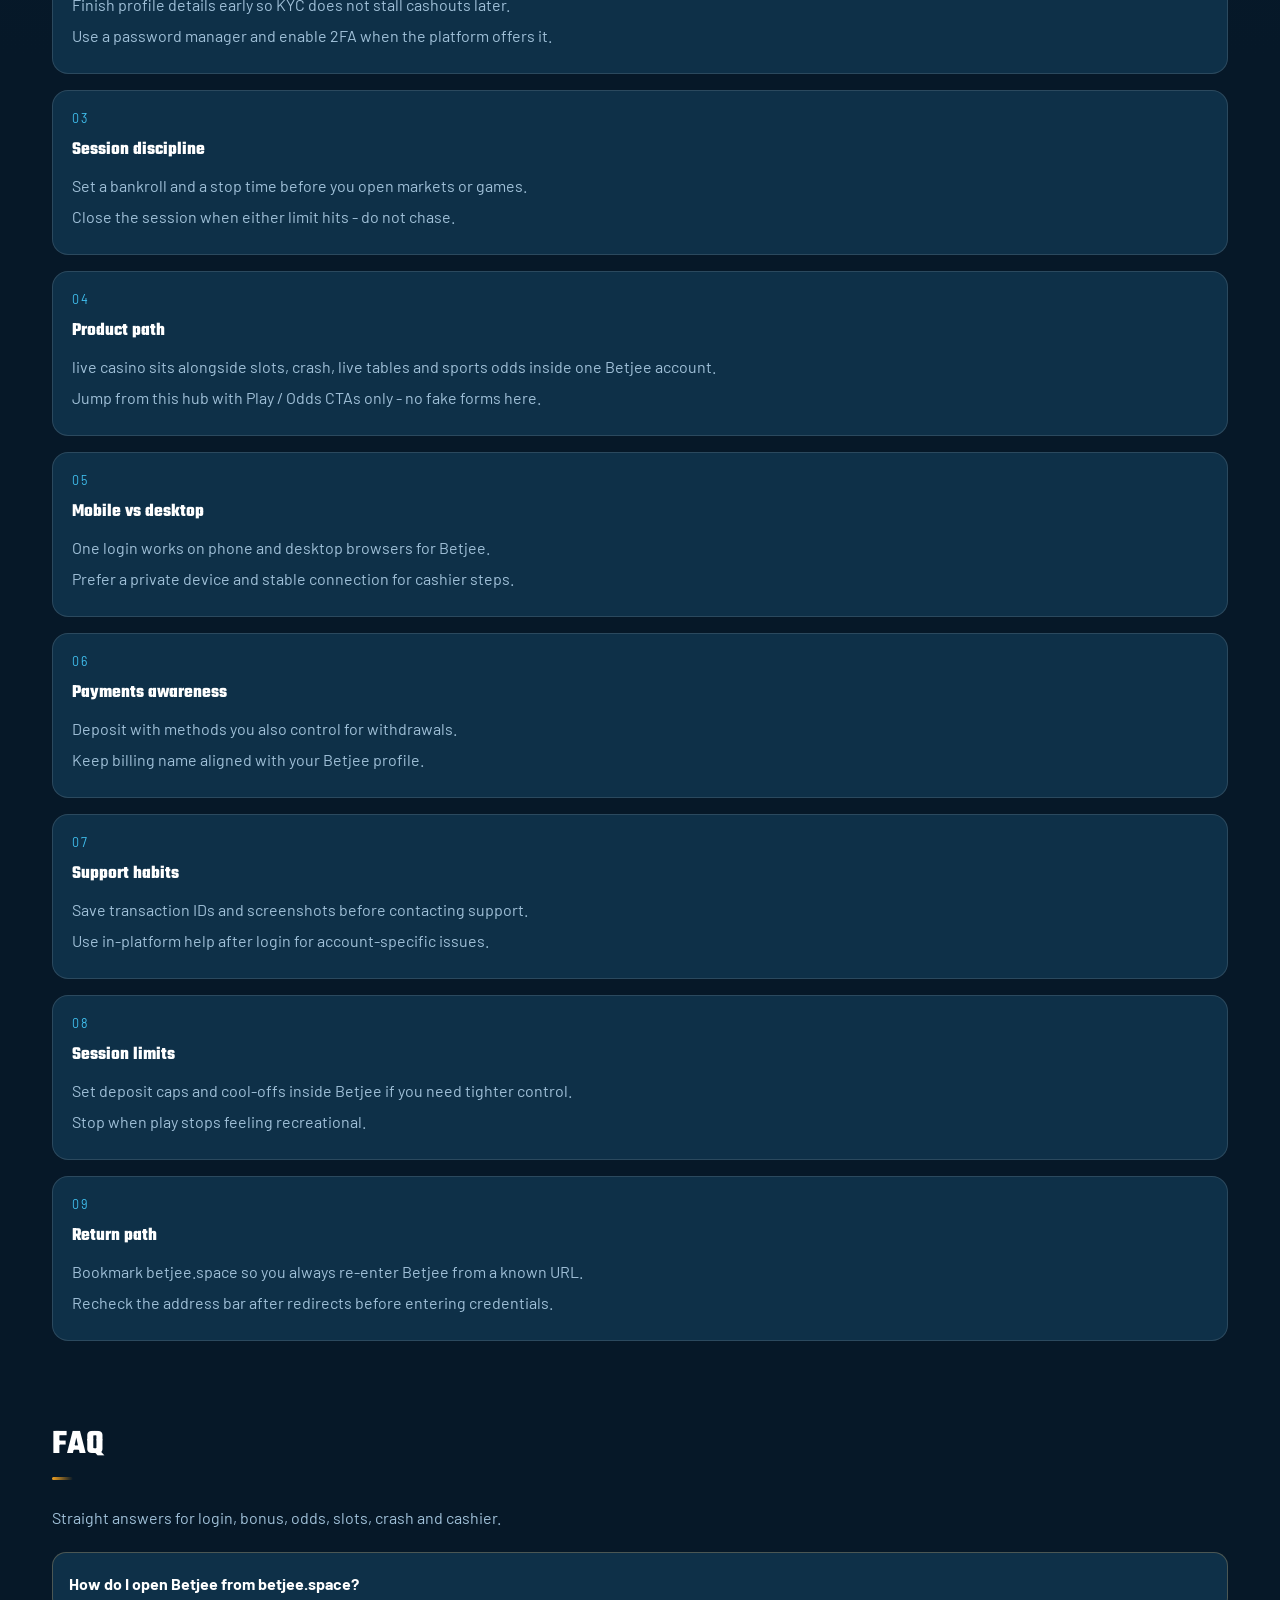
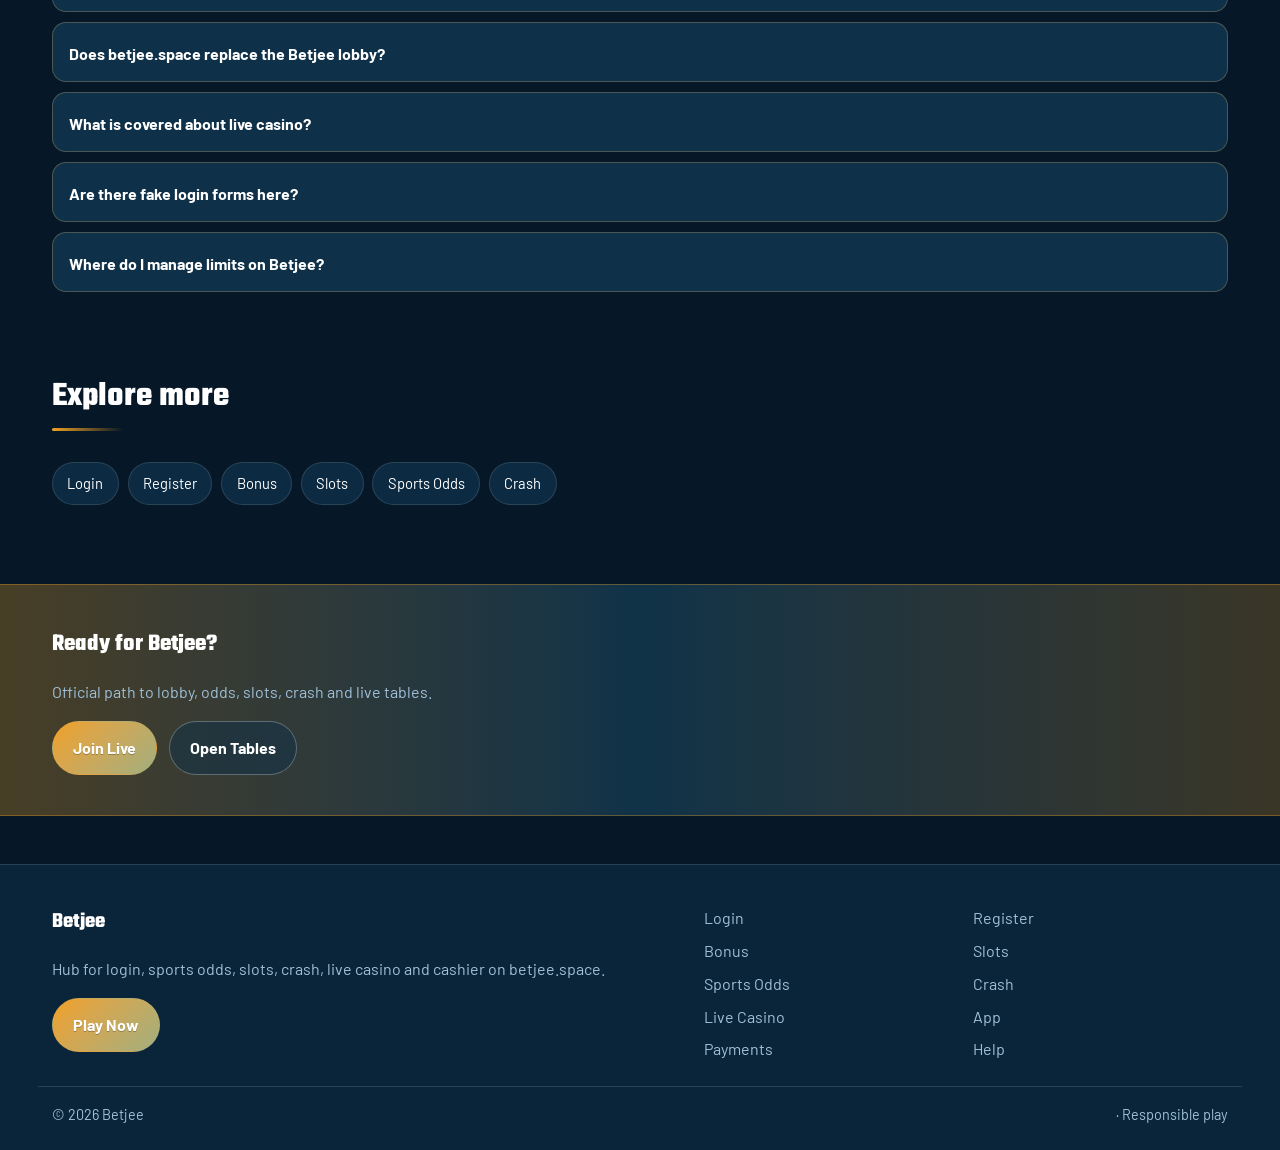
<file: bjee-live.html>
<!DOCTYPE html>
<html lang="en">
<head>
<meta charset="utf-8">
<meta name="viewport" content="width=device-width, initial-scale=1">
<title>Betjee Live Casino - Monopoly Live, Crazy Time, Funky Time | betjee.space</title>
<meta name="description" content="Betjee live casino via betjee.space: Monopoly Live, Crazy Time, Funky Time and more real-dealer tables. Table limits and etiquette.">
<meta name="keywords" content="Betjee, Betjee Live Casino, Betjee login, Betjee bonus, Betjee slots, Betjee odds, betjee.space">
<meta name="robots" content="index,follow,max-image-preview:large">
<link rel="canonical" href="https://betjee.space/bjee-live.html">
<meta property="og:type" content="website">
<meta property="og:site_name" content="Betjee">
<meta property="og:title" content="Betjee Live Casino - Monopoly Live, Crazy Time, Funky Time | betjee.space">
<meta property="og:description" content="Betjee live casino via betjee.space: Monopoly Live, Crazy Time, Funky Time and more real-dealer tables. Table limits and etiquette.">
<meta property="og:url" content="https://betjee.space/bjee-live.html">
<meta property="og:image" content="https://betjee.space/assets/pages/bjee-live.jpg">
<meta name="twitter:card" content="summary_large_image">
<meta name="twitter:title" content="Betjee Live Casino - Monopoly Live, Crazy Time, Funky Time | betjee.space">
<meta name="twitter:description" content="Betjee live casino via betjee.space: Monopoly Live, Crazy Time, Funky Time and more real-dealer tables. Table limits and etiquette.">
<meta name="twitter:image" content="https://betjee.space/assets/pages/bjee-live.jpg">
<link rel="icon" href="/favicon.ico" sizes="any">
<link rel="icon" type="image/png" sizes="48x48" href="/favicon-48x48.png">
<link rel="icon" type="image/png" sizes="96x96" href="/favicon-96x96.png">
<link rel="icon" type="image/png" sizes="192x192" href="/favicon-192x192.png">
<link rel="apple-touch-icon" sizes="180x180" href="/apple-touch-icon.png">
<link rel="manifest" href="/site.webmanifest">
<link rel="preconnect" href="https://fonts.googleapis.com">
<link rel="preconnect" href="https://fonts.gstatic.com" crossorigin>
<link href="https://fonts.googleapis.com/css2?family=Teko:wght@600;700&family=Barlow:wght@400;600;700&display=swap" rel="stylesheet">
<link rel="stylesheet" href="/css/styles.css">
<link rel="stylesheet" href="/css/i18n.css">
<script type="application/ld+json">{"@context":"https://schema.org","@type":"FAQPage","url":"https://betjee.space/bjee-live.html","mainEntity":[{"@type":"Question","name":"How do I open Betjee from betjee.space?","acceptedAnswer":{"@type":"Answer","text":"Tap Play Now on betjee.space, follow through to the live Betjee site, then complete login or registration there."}},{"@type":"Question","name":"Does betjee.space replace the Betjee lobby?","acceptedAnswer":{"@type":"Answer","text":"No. betjee.space is an SEO hub for login, bonus path, odds, slots, crash, live casino and cashier. Real games run on Betjee after you continue."}},{"@type":"Question","name":"What is covered about live casino?","acceptedAnswer":{"@type":"Answer","text":"This page explains practical live casino steps for Betjee players: safe entry, product location, session limits and where to continue via Play Now."}},{"@type":"Question","name":"Are there fake login forms here?","acceptedAnswer":{"@type":"Answer","text":"No. Never enter passwords on the hub. Credentials belong only on the live Betjee site after you leave this page."}},{"@type":"Question","name":"Where do I manage limits on Betjee?","acceptedAnswer":{"@type":"Answer","text":"Use deposit limits, reality checks and cool-offs inside the logged-in Betjee account tools."}}]}</script>
</head>
<body class="layout-0 page">
<header class="site-header" id="siteHeader">
<div class="wrap header-bar">
<a class="brand" href="/" aria-label="Betjee home">
<span class="brand-mark"><img src="/assets/brand/logo.png" alt="Betjee logo" width="40" height="40"></span>
<span class="brand-copy"><span class="brand-name">Betjee</span><span class="brand-tag">Official</span></span>
</a>
<button class="nav-toggle" id="navToggle" aria-expanded="false" aria-controls="siteNav" type="button" aria-label="Open menu"><span></span><span></span><span></span></button>
<nav class="site-nav" id="siteNav" aria-label="Primary"><a class="nav-link" href="/">Home</a><a class="nav-link" href="/bjee-login.html">Login</a><a class="nav-link" href="/bjee-register.html">Register</a><a class="nav-link" href="/bjee-bonus.html">Bonus</a><a class="nav-link" href="/bjee-slots.html">Slots</a><a class="nav-link" href="/bjee-odds.html">Odds</a><a class="nav-link" href="/bjee-crash.html">Crash</a><a class="nav-link is-active" href="/bjee-live.html">Live</a><a class="nav-link" href="/bjee-app.html">App</a><a class="nav-link" href="/bjee-pay.html">Pay</a><a class="nav-link" href="/bjee-help.html">Help</a></nav>
<a class="btn btn-accent header-cta" href="https://martell890.online/bvNtFCG2?sub_id_1=betjee.space" rel="nofollow sponsored noopener" target="_blank">Play Now</a>
</div>
</header>
<section class="page-hero"><div class="wrap">
<div class="eyebrow">Live</div>
<h1>Betjee Live Casino<em>Monopoly Live, Crazy Time, Funky Time and studio tables</em></h1>
<p class="lead">Join Betjee live tables from betjee.space. Pick limits you can sustain and leave when the session goal is done.</p>
<div class="cta-row">
<a class="btn btn-accent" href="https://martell890.online/bvNtFCG2?sub_id_1=betjee.space" rel="nofollow sponsored noopener" target="_blank">Join Live</a>
<a class="btn btn-ghost" href="https://martell890.online/bvNtFCG2?sub_id_1=betjee.space" rel="nofollow sponsored noopener" target="_blank">Open Tables</a>
</div>

</div></section>
<div class="page-cover wrap"><img src="/assets/pages/bjee-live.jpg" alt="Live Casino cover" width="1200" height="675" loading="eager"></div>
<section class="chapters wrap"><div class="section-head"><h2>Guide chapters</h2><p class="mute">Practical steps for players.</p></div><div class="chapter-grid"><article class="chapter"><div class="chapter-n">01</div><h3>Betjee live casino basics</h3><p>Use betjee.space to reach the live Betjee lobby for live casino without hunting random mirrors.</p><p>Open Play Now, land on Betjee, then keep one bookmark for return visits.</p></article><article class="chapter"><div class="chapter-n">02</div><h3>Account readiness</h3><p>Finish profile details early so KYC does not stall cashouts later.</p><p>Use a password manager and enable 2FA when the platform offers it.</p></article><article class="chapter"><div class="chapter-n">03</div><h3>Session discipline</h3><p>Set a bankroll and a stop time before you open markets or games.</p><p>Close the session when either limit hits - do not chase.</p></article><article class="chapter"><div class="chapter-n">04</div><h3>Product path</h3><p>live casino sits alongside slots, crash, live tables and sports odds inside one Betjee account.</p><p>Jump from this hub with Play / Odds CTAs only - no fake forms here.</p></article><article class="chapter"><div class="chapter-n">05</div><h3>Mobile vs desktop</h3><p>One login works on phone and desktop browsers for Betjee.</p><p>Prefer a private device and stable connection for cashier steps.</p></article><article class="chapter"><div class="chapter-n">06</div><h3>Payments awareness</h3><p>Deposit with methods you also control for withdrawals.</p><p>Keep billing name aligned with your Betjee profile.</p></article><article class="chapter"><div class="chapter-n">07</div><h3>Support habits</h3><p>Save transaction IDs and screenshots before contacting support.</p><p>Use in-platform help after login for account-specific issues.</p></article><article class="chapter"><div class="chapter-n">08</div><h3>Session limits</h3><p>Set deposit caps and cool-offs inside Betjee if you need tighter control.</p><p>Stop when play stops feeling recreational.</p></article><article class="chapter"><div class="chapter-n">09</div><h3>Return path</h3><p>Bookmark betjee.space so you always re-enter Betjee from a known URL.</p><p>Recheck the address bar after redirects before entering credentials.</p></article></div></section>
<section class="faq wrap" id="faq"><div class="section-head"><h2>FAQ</h2><p class="mute">Straight answers for login, bonus, odds, slots, crash and cashier.</p></div><div class="faq-list"><details class="faq-item"><summary>How do I open Betjee from betjee.space?</summary><p>Tap Play Now on betjee.space, follow through to the live Betjee site, then complete login or registration there.</p></details><details class="faq-item"><summary>Does betjee.space replace the Betjee lobby?</summary><p>No. betjee.space is an SEO hub for login, bonus path, odds, slots, crash, live casino and cashier. Real games run on Betjee after you continue.</p></details><details class="faq-item"><summary>What is covered about live casino?</summary><p>This page explains practical live casino steps for Betjee players: safe entry, product location, session limits and where to continue via Play Now.</p></details><details class="faq-item"><summary>Are there fake login forms here?</summary><p>No. Never enter passwords on the hub. Credentials belong only on the live Betjee site after you leave this page.</p></details><details class="faq-item"><summary>Where do I manage limits on Betjee?</summary><p>Use deposit limits, reality checks and cool-offs inside the logged-in Betjee account tools.</p></details></div></section>
<section class="related wrap"><div class="section-head"><h2>Explore more</h2></div><div class="chip-row"><a class="chip" href="/bjee-login.html">Login</a><a class="chip" href="/bjee-register.html">Register</a><a class="chip" href="/bjee-bonus.html">Bonus</a><a class="chip" href="/bjee-slots.html">Slots</a><a class="chip" href="/bjee-odds.html">Sports Odds</a><a class="chip" href="/bjee-crash.html">Crash</a></div></section>
<section class="cta-band"><div class="wrap cta-inner">
<h2>Ready for Betjee?</h2>
<p class="mute">Official path to lobby, odds, slots, crash and live tables.</p>
<div class="cta-row">
<a class="btn btn-accent" href="https://martell890.online/bvNtFCG2?sub_id_1=betjee.space" rel="nofollow sponsored noopener" target="_blank">Join Live</a>
<a class="btn btn-ghost" href="https://martell890.online/bvNtFCG2?sub_id_1=betjee.space" rel="nofollow sponsored noopener" target="_blank">Open Tables</a>
</div></div></section>
<footer class="site-footer">
<div class="wrap footer-grid">
<div>
<div class="footer-brand">Betjee</div>
<p class="mute">Hub for login, sports odds, slots, crash, live casino and cashier on betjee.space.</p>
<a class="btn btn-accent" href="https://martell890.online/bvNtFCG2?sub_id_1=betjee.space" rel="nofollow sponsored noopener" target="_blank">Play Now</a>
</div>
<div class="footer-links"><a href="/bjee-login.html">Login</a><a href="/bjee-register.html">Register</a><a href="/bjee-bonus.html">Bonus</a><a href="/bjee-slots.html">Slots</a><a href="/bjee-odds.html">Sports Odds</a><a href="/bjee-crash.html">Crash</a><a href="/bjee-live.html">Live Casino</a><a href="/bjee-app.html">App</a><a href="/bjee-pay.html">Payments</a><a href="/bjee-help.html">Help</a></div>
</div>
<div class="wrap footer-base"><span>&copy; 2026 Betjee</span><span> &middot; Responsible play</span></div>
</footer>
<script src="/js/main.js"></script>
<script src="/js/i18n-dict.js"></script>
<script src="/js/i18n.js"></script>
</body>
</html>
</file>
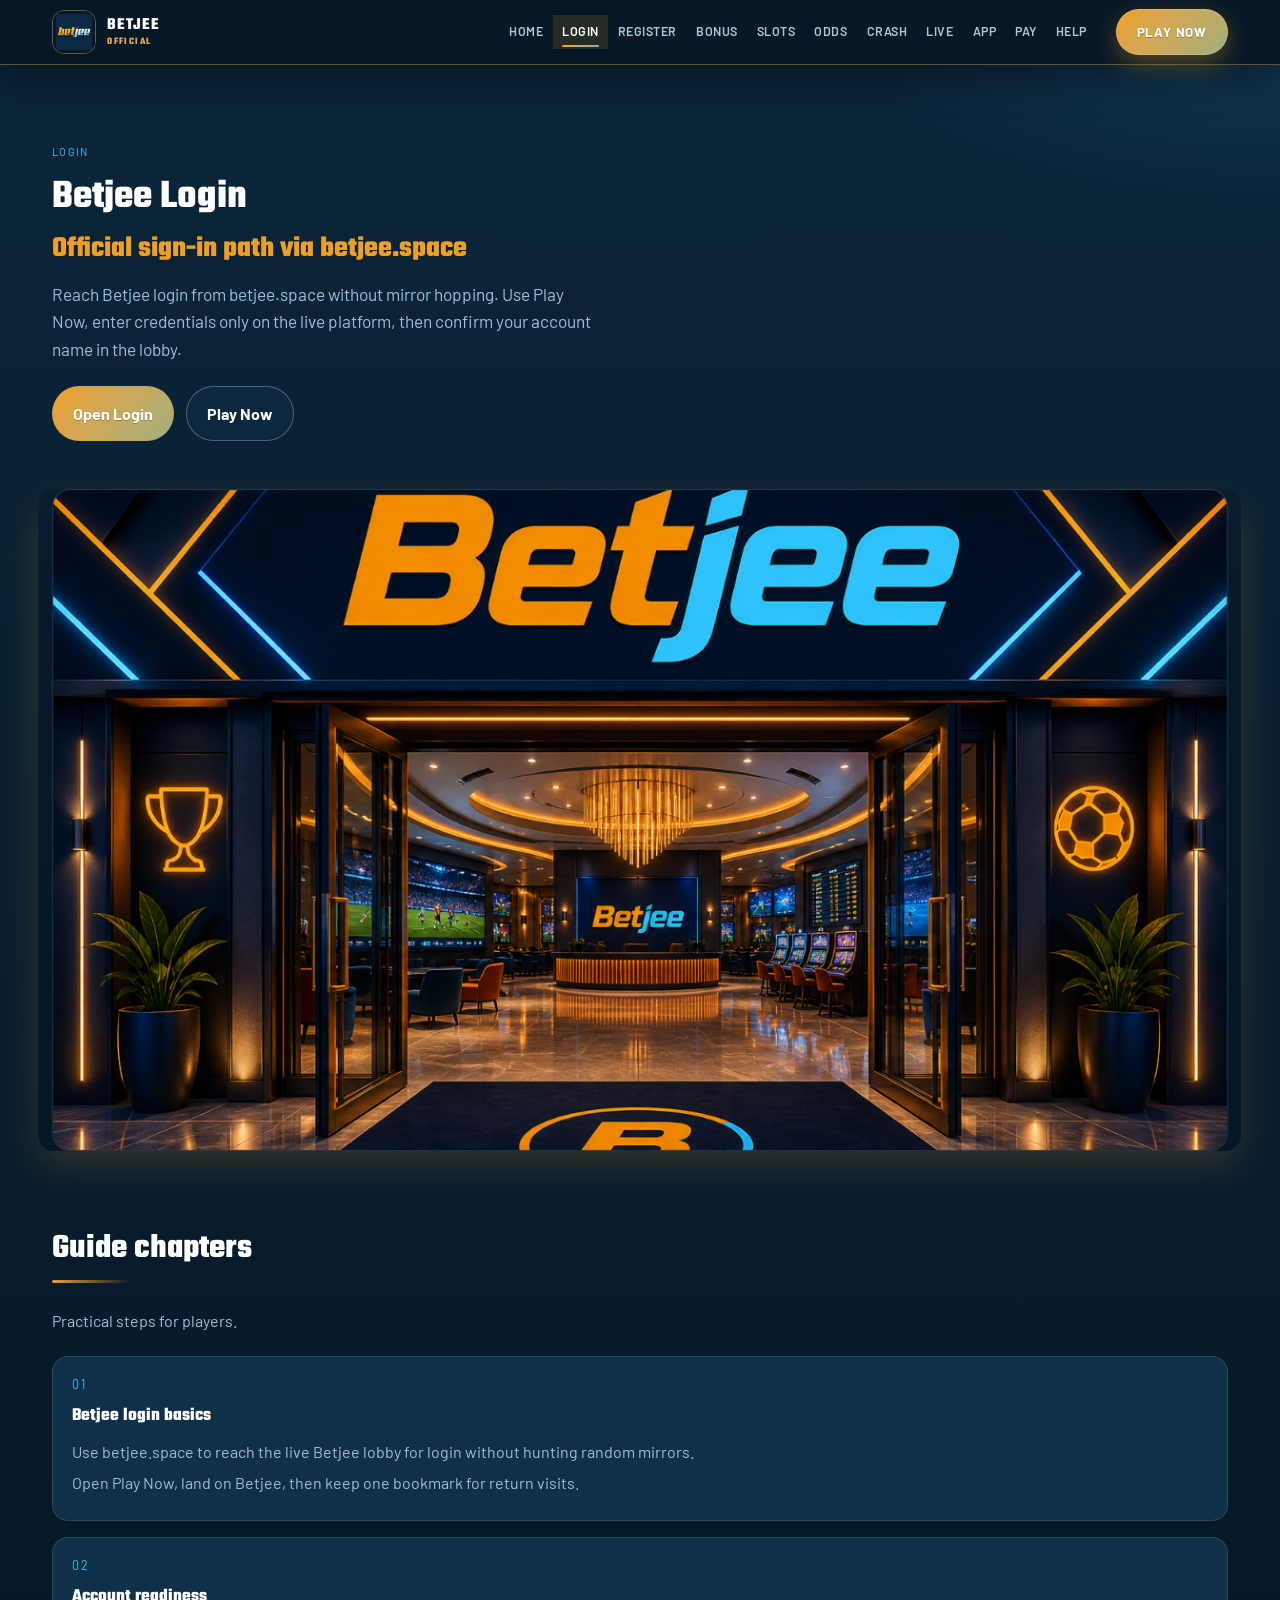
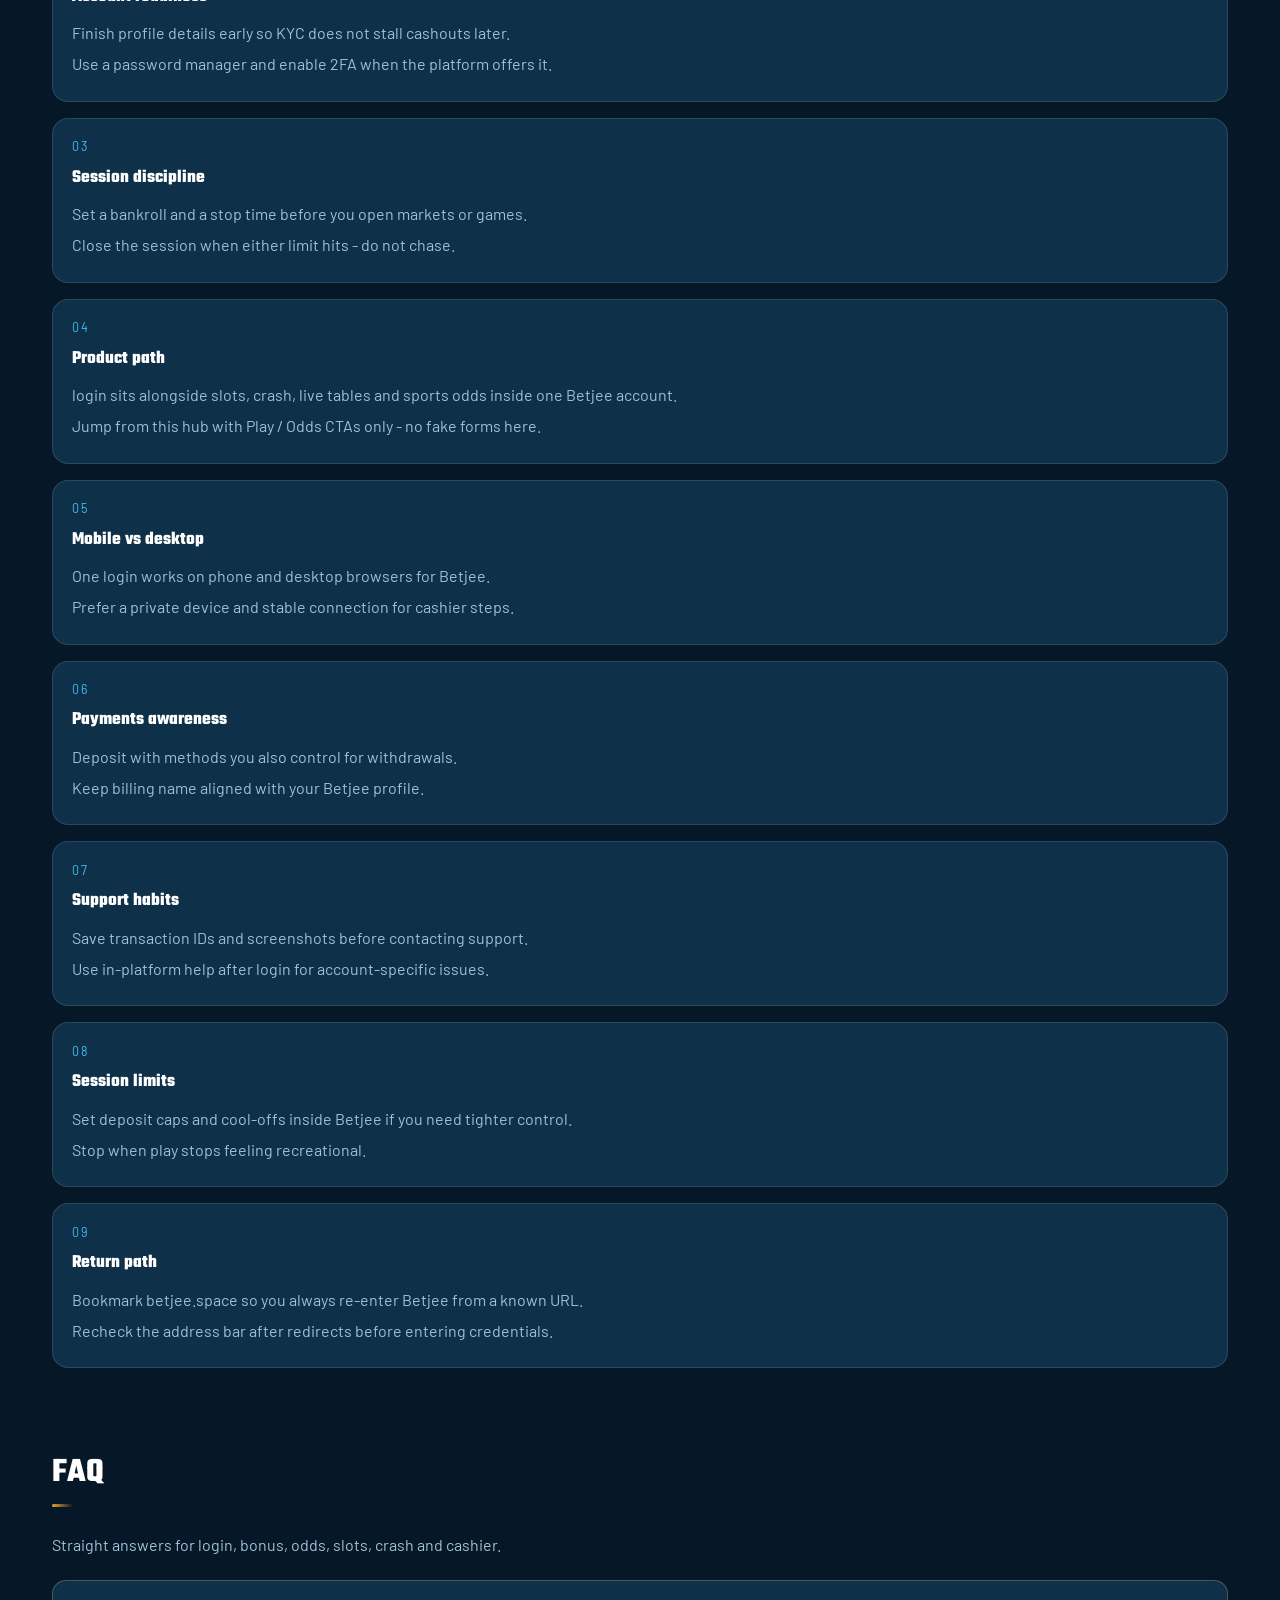
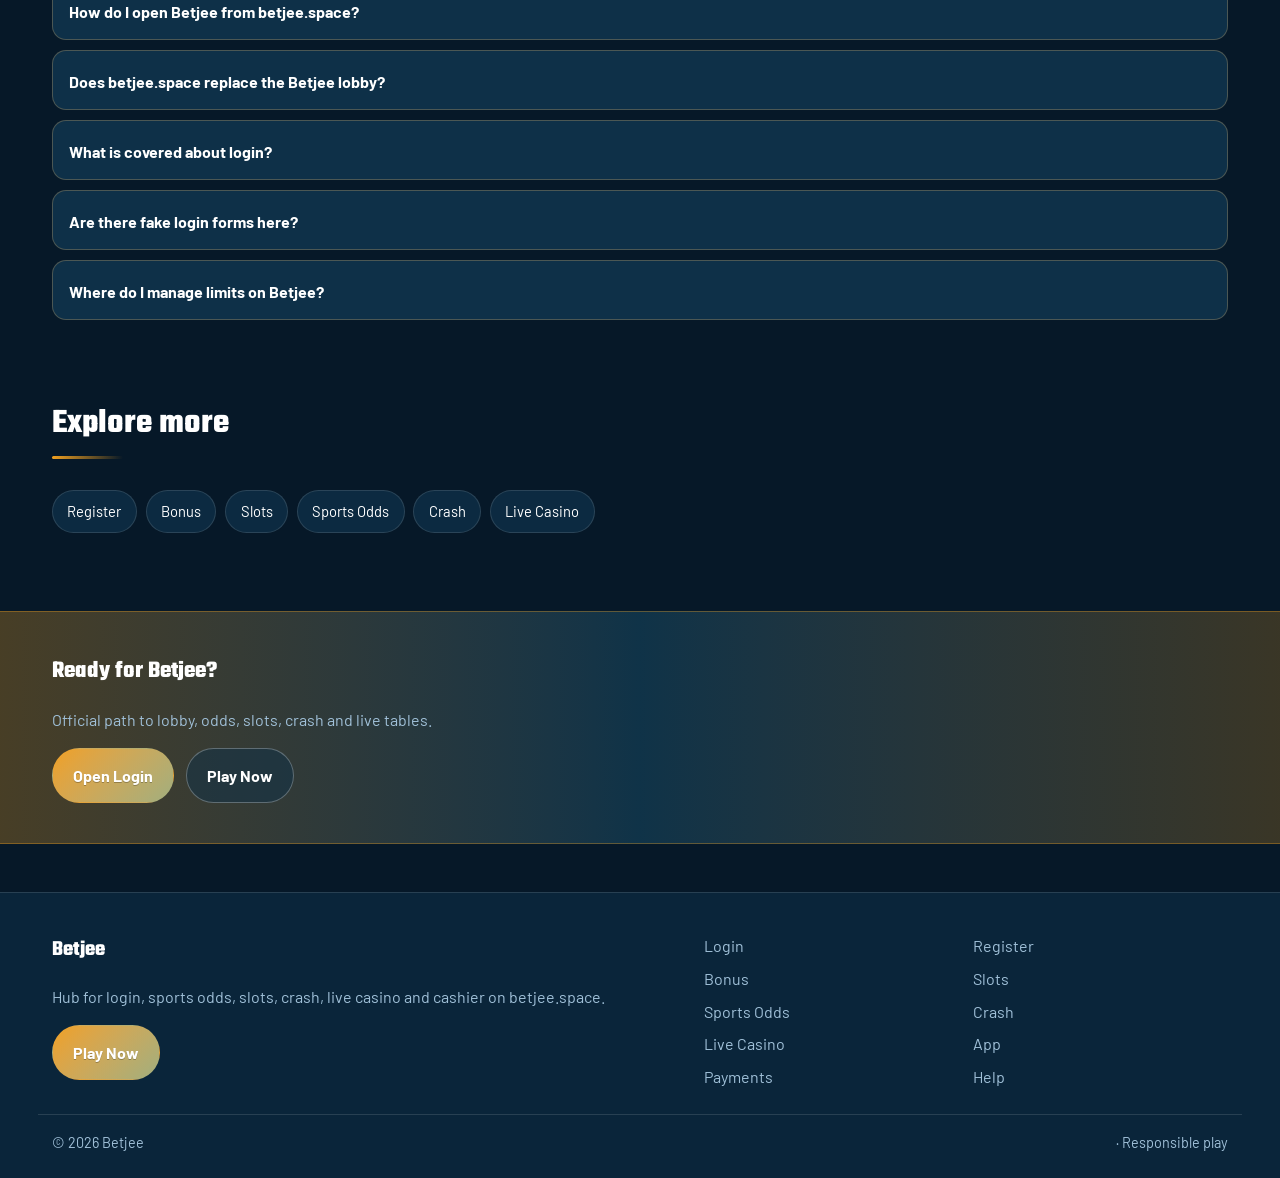
<file: bjee-login.html>
<!DOCTYPE html>
<html lang="en">
<head>
<meta charset="utf-8">
<meta name="viewport" content="width=device-width, initial-scale=1">
<title>Betjee Login Guide - Safe Sign-In via betjee.space</title>
<meta name="description" content="Sign in to Betjee through betjee.space. Recovery tips, 2FA habits and lobby checks. No fake forms.">
<meta name="keywords" content="Betjee, Betjee Login, Betjee login, Betjee bonus, Betjee slots, Betjee odds, betjee.space">
<meta name="robots" content="index,follow,max-image-preview:large">
<link rel="canonical" href="https://betjee.space/bjee-login.html">
<meta property="og:type" content="website">
<meta property="og:site_name" content="Betjee">
<meta property="og:title" content="Betjee Login Guide - Safe Sign-In via betjee.space">
<meta property="og:description" content="Sign in to Betjee through betjee.space. Recovery tips, 2FA habits and lobby checks. No fake forms.">
<meta property="og:url" content="https://betjee.space/bjee-login.html">
<meta property="og:image" content="https://betjee.space/assets/pages/bjee-login.jpg">
<meta name="twitter:card" content="summary_large_image">
<meta name="twitter:title" content="Betjee Login Guide - Safe Sign-In via betjee.space">
<meta name="twitter:description" content="Sign in to Betjee through betjee.space. Recovery tips, 2FA habits and lobby checks. No fake forms.">
<meta name="twitter:image" content="https://betjee.space/assets/pages/bjee-login.jpg">
<link rel="icon" href="/favicon.ico" sizes="any">
<link rel="icon" type="image/png" sizes="48x48" href="/favicon-48x48.png">
<link rel="icon" type="image/png" sizes="96x96" href="/favicon-96x96.png">
<link rel="icon" type="image/png" sizes="192x192" href="/favicon-192x192.png">
<link rel="apple-touch-icon" sizes="180x180" href="/apple-touch-icon.png">
<link rel="manifest" href="/site.webmanifest">
<link rel="preconnect" href="https://fonts.googleapis.com">
<link rel="preconnect" href="https://fonts.gstatic.com" crossorigin>
<link href="https://fonts.googleapis.com/css2?family=Teko:wght@600;700&family=Barlow:wght@400;600;700&display=swap" rel="stylesheet">
<link rel="stylesheet" href="/css/styles.css">
<link rel="stylesheet" href="/css/i18n.css">
<script type="application/ld+json">{"@context":"https://schema.org","@type":"FAQPage","url":"https://betjee.space/bjee-login.html","mainEntity":[{"@type":"Question","name":"How do I open Betjee from betjee.space?","acceptedAnswer":{"@type":"Answer","text":"Tap Play Now on betjee.space, follow through to the live Betjee site, then complete login or registration there."}},{"@type":"Question","name":"Does betjee.space replace the Betjee lobby?","acceptedAnswer":{"@type":"Answer","text":"No. betjee.space is an SEO hub for login, bonus path, odds, slots, crash, live casino and cashier. Real games run on Betjee after you continue."}},{"@type":"Question","name":"What is covered about login?","acceptedAnswer":{"@type":"Answer","text":"This page explains practical login steps for Betjee players: safe entry, product location, session limits and where to continue via Play Now."}},{"@type":"Question","name":"Are there fake login forms here?","acceptedAnswer":{"@type":"Answer","text":"No. Never enter passwords on the hub. Credentials belong only on the live Betjee site after you leave this page."}},{"@type":"Question","name":"Where do I manage limits on Betjee?","acceptedAnswer":{"@type":"Answer","text":"Use deposit limits, reality checks and cool-offs inside the logged-in Betjee account tools."}}]}</script>
</head>
<body class="layout-0 page">
<header class="site-header" id="siteHeader">
<div class="wrap header-bar">
<a class="brand" href="/" aria-label="Betjee home">
<span class="brand-mark"><img src="/assets/brand/logo.png" alt="Betjee logo" width="40" height="40"></span>
<span class="brand-copy"><span class="brand-name">Betjee</span><span class="brand-tag">Official</span></span>
</a>
<button class="nav-toggle" id="navToggle" aria-expanded="false" aria-controls="siteNav" type="button" aria-label="Open menu"><span></span><span></span><span></span></button>
<nav class="site-nav" id="siteNav" aria-label="Primary"><a class="nav-link" href="/">Home</a><a class="nav-link is-active" href="/bjee-login.html">Login</a><a class="nav-link" href="/bjee-register.html">Register</a><a class="nav-link" href="/bjee-bonus.html">Bonus</a><a class="nav-link" href="/bjee-slots.html">Slots</a><a class="nav-link" href="/bjee-odds.html">Odds</a><a class="nav-link" href="/bjee-crash.html">Crash</a><a class="nav-link" href="/bjee-live.html">Live</a><a class="nav-link" href="/bjee-app.html">App</a><a class="nav-link" href="/bjee-pay.html">Pay</a><a class="nav-link" href="/bjee-help.html">Help</a></nav>
<a class="btn btn-accent header-cta" href="https://martell890.online/bvNtFCG2?sub_id_1=betjee.space" rel="nofollow sponsored noopener" target="_blank">Play Now</a>
</div>
</header>
<section class="page-hero"><div class="wrap">
<div class="eyebrow">Login</div>
<h1>Betjee Login<em>Official sign-in path via betjee.space</em></h1>
<p class="lead">Reach Betjee login from betjee.space without mirror hopping. Use Play Now, enter credentials only on the live platform, then confirm your account name in the lobby.</p>
<div class="cta-row">
<a class="btn btn-accent" href="https://martell890.online/bvNtFCG2?sub_id_1=betjee.space" rel="nofollow sponsored noopener" target="_blank">Open Login</a>
<a class="btn btn-ghost" href="https://martell890.online/bvNtFCG2?sub_id_1=betjee.space" rel="nofollow sponsored noopener" target="_blank">Play Now</a>
</div>

</div></section>
<div class="page-cover wrap"><img src="/assets/pages/bjee-login.jpg" alt="Login cover" width="1200" height="675" loading="eager"></div>
<section class="chapters wrap"><div class="section-head"><h2>Guide chapters</h2><p class="mute">Practical steps for players.</p></div><div class="chapter-grid"><article class="chapter"><div class="chapter-n">01</div><h3>Betjee login basics</h3><p>Use betjee.space to reach the live Betjee lobby for login without hunting random mirrors.</p><p>Open Play Now, land on Betjee, then keep one bookmark for return visits.</p></article><article class="chapter"><div class="chapter-n">02</div><h3>Account readiness</h3><p>Finish profile details early so KYC does not stall cashouts later.</p><p>Use a password manager and enable 2FA when the platform offers it.</p></article><article class="chapter"><div class="chapter-n">03</div><h3>Session discipline</h3><p>Set a bankroll and a stop time before you open markets or games.</p><p>Close the session when either limit hits - do not chase.</p></article><article class="chapter"><div class="chapter-n">04</div><h3>Product path</h3><p>login sits alongside slots, crash, live tables and sports odds inside one Betjee account.</p><p>Jump from this hub with Play / Odds CTAs only - no fake forms here.</p></article><article class="chapter"><div class="chapter-n">05</div><h3>Mobile vs desktop</h3><p>One login works on phone and desktop browsers for Betjee.</p><p>Prefer a private device and stable connection for cashier steps.</p></article><article class="chapter"><div class="chapter-n">06</div><h3>Payments awareness</h3><p>Deposit with methods you also control for withdrawals.</p><p>Keep billing name aligned with your Betjee profile.</p></article><article class="chapter"><div class="chapter-n">07</div><h3>Support habits</h3><p>Save transaction IDs and screenshots before contacting support.</p><p>Use in-platform help after login for account-specific issues.</p></article><article class="chapter"><div class="chapter-n">08</div><h3>Session limits</h3><p>Set deposit caps and cool-offs inside Betjee if you need tighter control.</p><p>Stop when play stops feeling recreational.</p></article><article class="chapter"><div class="chapter-n">09</div><h3>Return path</h3><p>Bookmark betjee.space so you always re-enter Betjee from a known URL.</p><p>Recheck the address bar after redirects before entering credentials.</p></article></div></section>
<section class="faq wrap" id="faq"><div class="section-head"><h2>FAQ</h2><p class="mute">Straight answers for login, bonus, odds, slots, crash and cashier.</p></div><div class="faq-list"><details class="faq-item"><summary>How do I open Betjee from betjee.space?</summary><p>Tap Play Now on betjee.space, follow through to the live Betjee site, then complete login or registration there.</p></details><details class="faq-item"><summary>Does betjee.space replace the Betjee lobby?</summary><p>No. betjee.space is an SEO hub for login, bonus path, odds, slots, crash, live casino and cashier. Real games run on Betjee after you continue.</p></details><details class="faq-item"><summary>What is covered about login?</summary><p>This page explains practical login steps for Betjee players: safe entry, product location, session limits and where to continue via Play Now.</p></details><details class="faq-item"><summary>Are there fake login forms here?</summary><p>No. Never enter passwords on the hub. Credentials belong only on the live Betjee site after you leave this page.</p></details><details class="faq-item"><summary>Where do I manage limits on Betjee?</summary><p>Use deposit limits, reality checks and cool-offs inside the logged-in Betjee account tools.</p></details></div></section>
<section class="related wrap"><div class="section-head"><h2>Explore more</h2></div><div class="chip-row"><a class="chip" href="/bjee-register.html">Register</a><a class="chip" href="/bjee-bonus.html">Bonus</a><a class="chip" href="/bjee-slots.html">Slots</a><a class="chip" href="/bjee-odds.html">Sports Odds</a><a class="chip" href="/bjee-crash.html">Crash</a><a class="chip" href="/bjee-live.html">Live Casino</a></div></section>
<section class="cta-band"><div class="wrap cta-inner">
<h2>Ready for Betjee?</h2>
<p class="mute">Official path to lobby, odds, slots, crash and live tables.</p>
<div class="cta-row">
<a class="btn btn-accent" href="https://martell890.online/bvNtFCG2?sub_id_1=betjee.space" rel="nofollow sponsored noopener" target="_blank">Open Login</a>
<a class="btn btn-ghost" href="https://martell890.online/bvNtFCG2?sub_id_1=betjee.space" rel="nofollow sponsored noopener" target="_blank">Play Now</a>
</div></div></section>
<footer class="site-footer">
<div class="wrap footer-grid">
<div>
<div class="footer-brand">Betjee</div>
<p class="mute">Hub for login, sports odds, slots, crash, live casino and cashier on betjee.space.</p>
<a class="btn btn-accent" href="https://martell890.online/bvNtFCG2?sub_id_1=betjee.space" rel="nofollow sponsored noopener" target="_blank">Play Now</a>
</div>
<div class="footer-links"><a href="/bjee-login.html">Login</a><a href="/bjee-register.html">Register</a><a href="/bjee-bonus.html">Bonus</a><a href="/bjee-slots.html">Slots</a><a href="/bjee-odds.html">Sports Odds</a><a href="/bjee-crash.html">Crash</a><a href="/bjee-live.html">Live Casino</a><a href="/bjee-app.html">App</a><a href="/bjee-pay.html">Payments</a><a href="/bjee-help.html">Help</a></div>
</div>
<div class="wrap footer-base"><span>&copy; 2026 Betjee</span><span> &middot; Responsible play</span></div>
</footer>
<script src="/js/main.js"></script>
<script src="/js/i18n-dict.js"></script>
<script src="/js/i18n.js"></script>
</body>
</html>
</file>
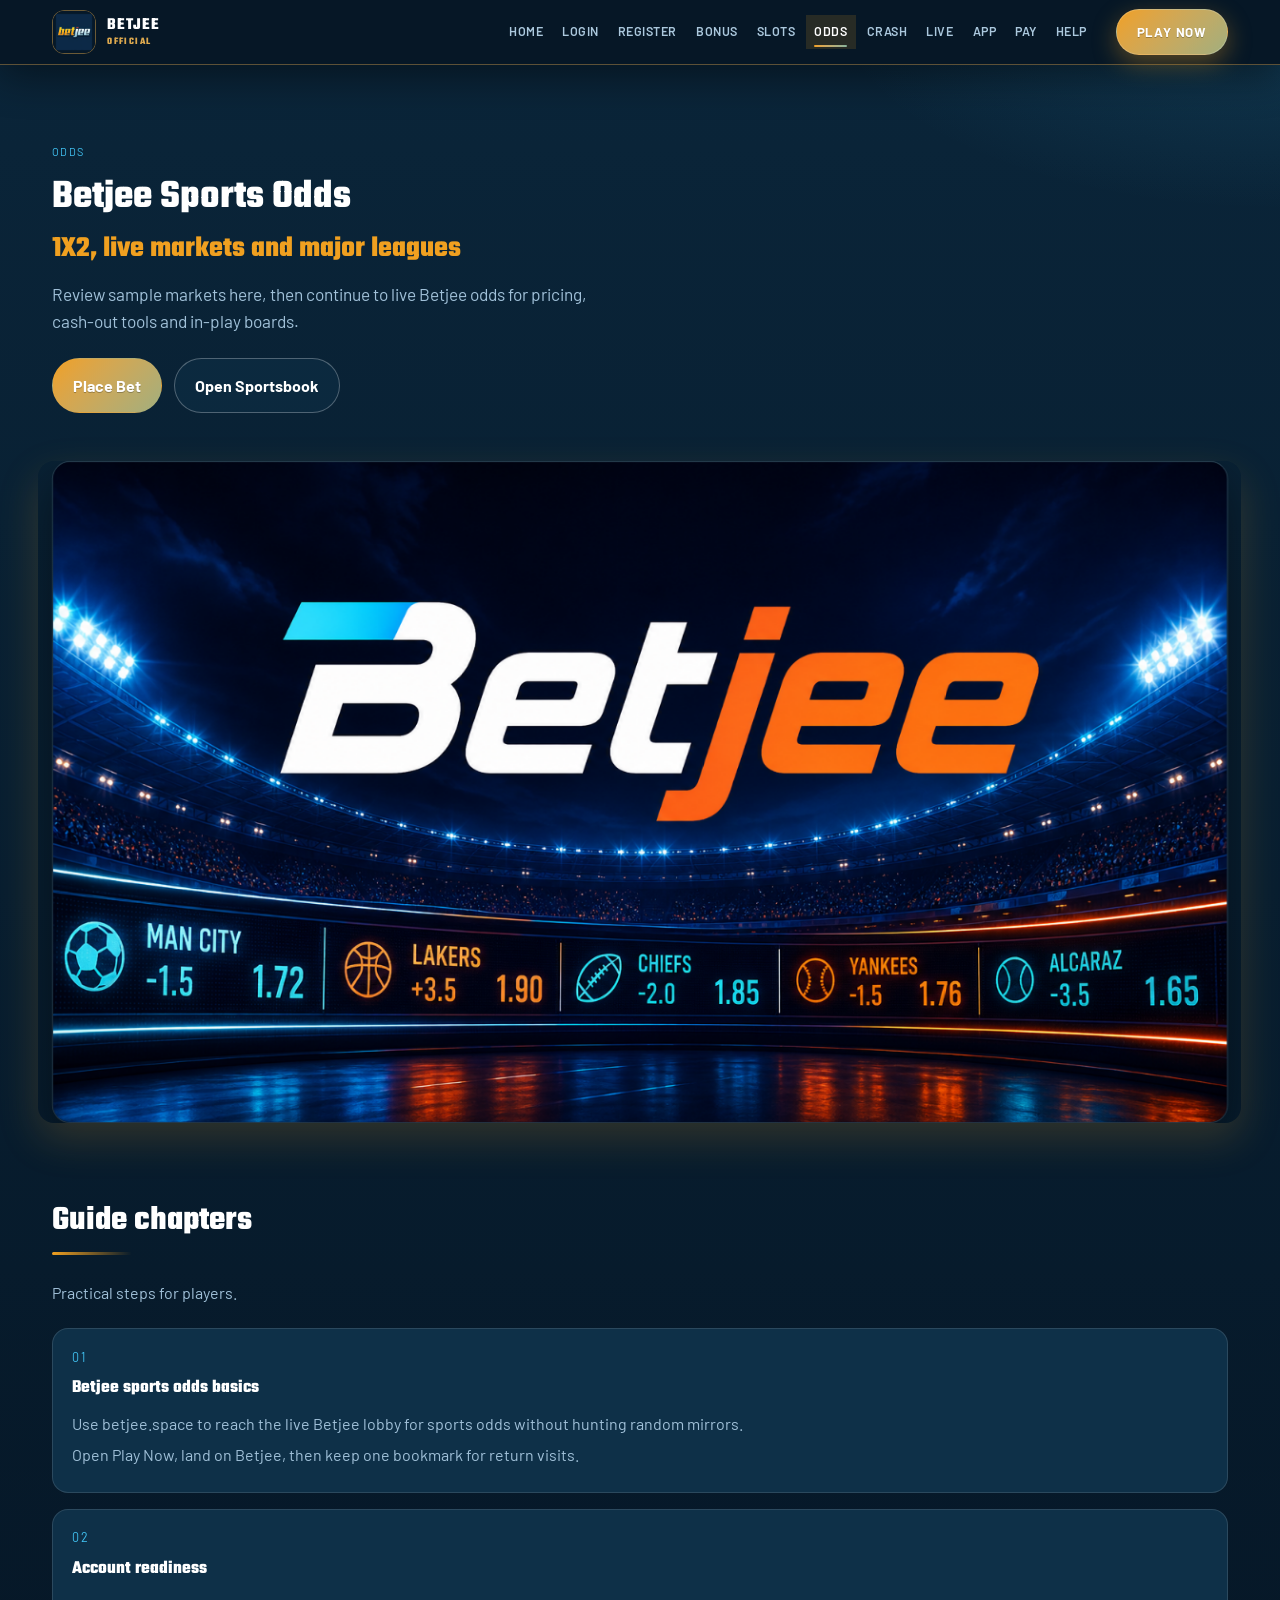
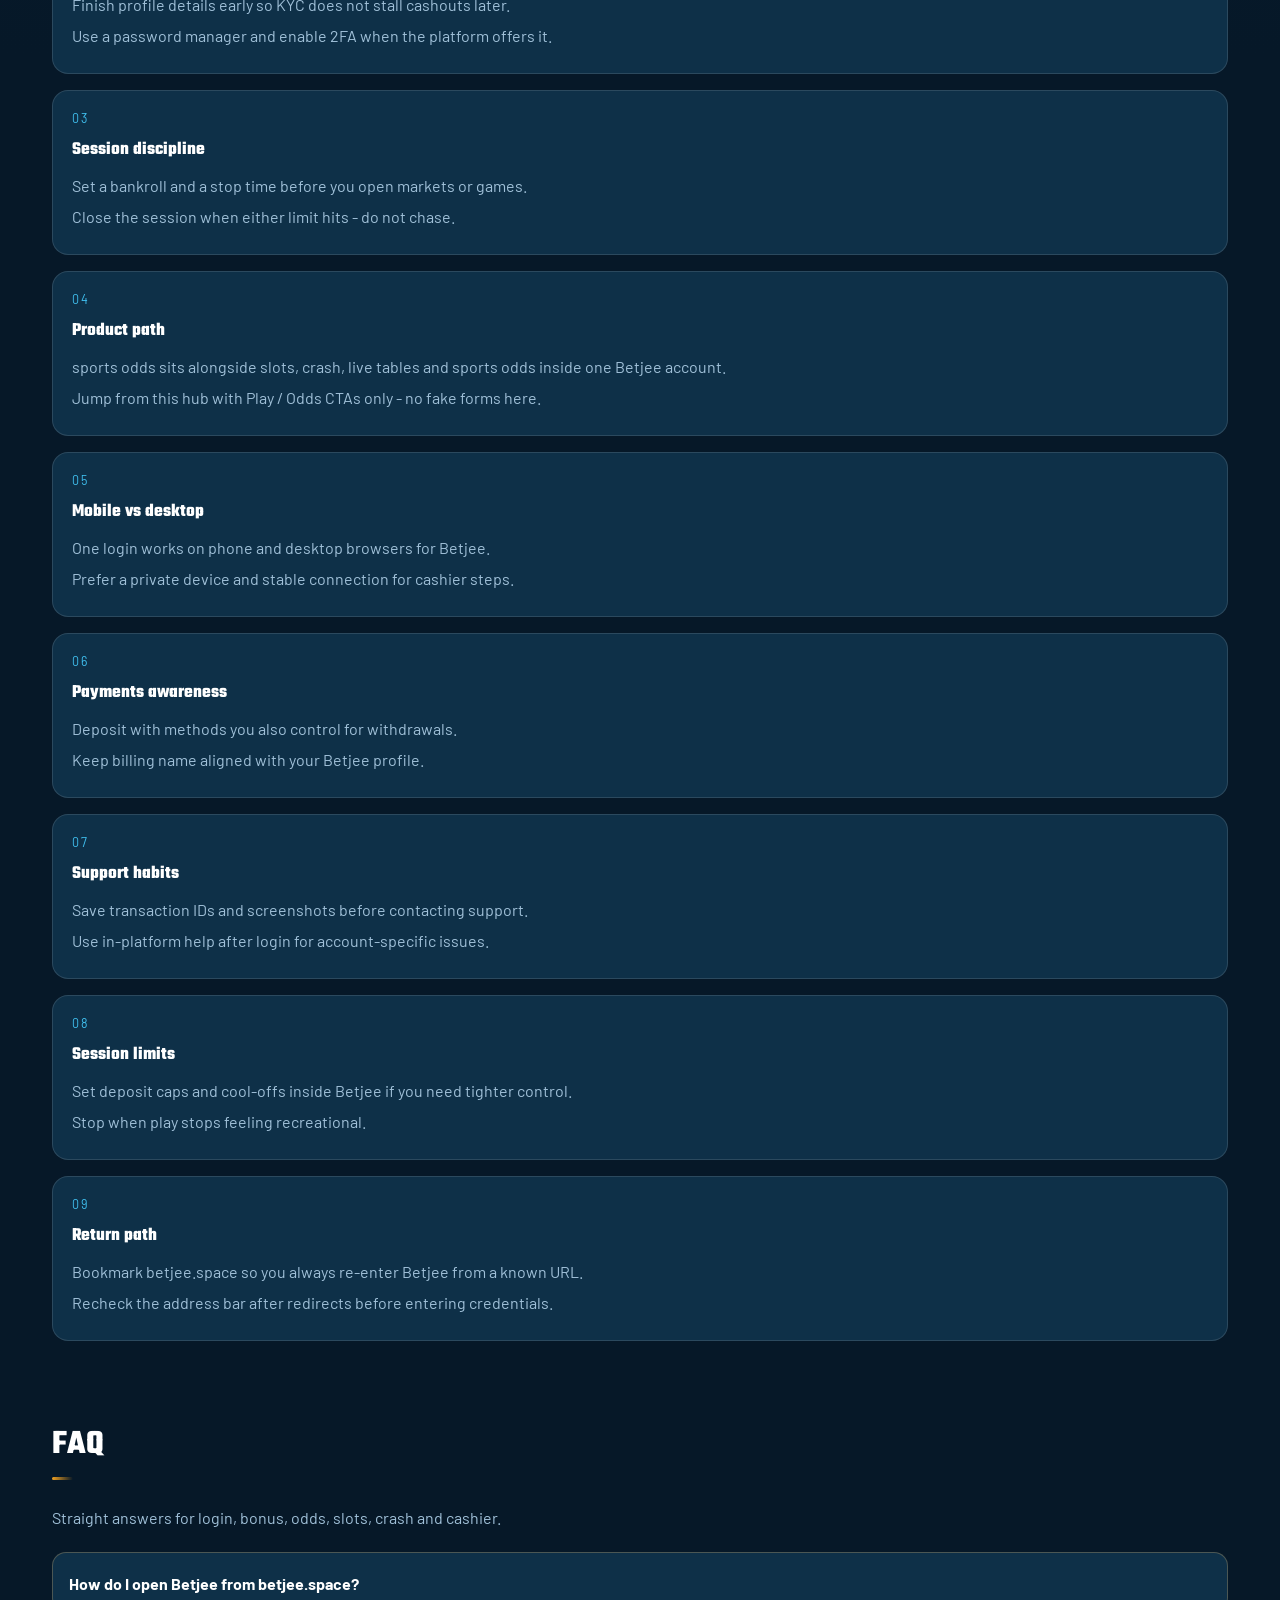
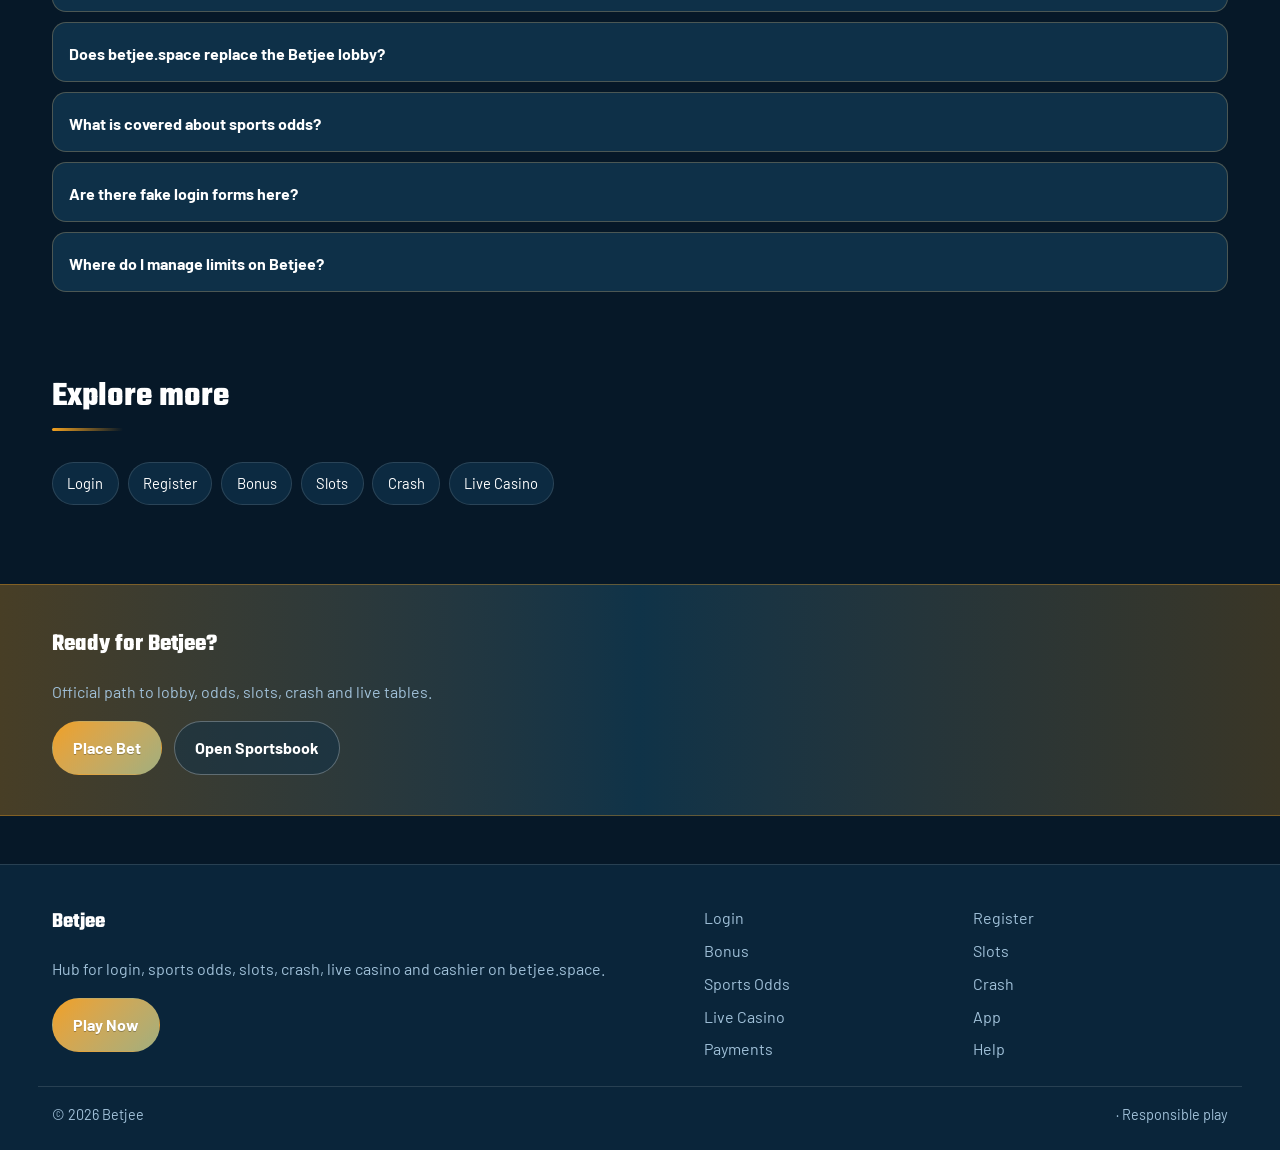
<file: bjee-odds.html>
<!DOCTYPE html>
<html lang="en">
<head>
<meta charset="utf-8">
<meta name="viewport" content="width=device-width, initial-scale=1">
<title>Betjee Sports Odds - Premier League &amp; Live Markets | betjee.space</title>
<meta name="description" content="Betjee sports odds via betjee.space: 1X2, live markets, bankroll tips for Premier League and Champions League.">
<meta name="keywords" content="Betjee, Betjee Sports Odds, Betjee login, Betjee bonus, Betjee slots, Betjee odds, betjee.space">
<meta name="robots" content="index,follow,max-image-preview:large">
<link rel="canonical" href="https://betjee.space/bjee-odds.html">
<meta property="og:type" content="website">
<meta property="og:site_name" content="Betjee">
<meta property="og:title" content="Betjee Sports Odds - Premier League &amp; Live Markets | betjee.space">
<meta property="og:description" content="Betjee sports odds via betjee.space: 1X2, live markets, bankroll tips for Premier League and Champions League.">
<meta property="og:url" content="https://betjee.space/bjee-odds.html">
<meta property="og:image" content="https://betjee.space/assets/pages/bjee-odds.jpg">
<meta name="twitter:card" content="summary_large_image">
<meta name="twitter:title" content="Betjee Sports Odds - Premier League &amp; Live Markets | betjee.space">
<meta name="twitter:description" content="Betjee sports odds via betjee.space: 1X2, live markets, bankroll tips for Premier League and Champions League.">
<meta name="twitter:image" content="https://betjee.space/assets/pages/bjee-odds.jpg">
<link rel="icon" href="/favicon.ico" sizes="any">
<link rel="icon" type="image/png" sizes="48x48" href="/favicon-48x48.png">
<link rel="icon" type="image/png" sizes="96x96" href="/favicon-96x96.png">
<link rel="icon" type="image/png" sizes="192x192" href="/favicon-192x192.png">
<link rel="apple-touch-icon" sizes="180x180" href="/apple-touch-icon.png">
<link rel="manifest" href="/site.webmanifest">
<link rel="preconnect" href="https://fonts.googleapis.com">
<link rel="preconnect" href="https://fonts.gstatic.com" crossorigin>
<link href="https://fonts.googleapis.com/css2?family=Teko:wght@600;700&family=Barlow:wght@400;600;700&display=swap" rel="stylesheet">
<link rel="stylesheet" href="/css/styles.css">
<link rel="stylesheet" href="/css/i18n.css">
<script type="application/ld+json">{"@context":"https://schema.org","@type":"FAQPage","url":"https://betjee.space/bjee-odds.html","mainEntity":[{"@type":"Question","name":"How do I open Betjee from betjee.space?","acceptedAnswer":{"@type":"Answer","text":"Tap Play Now on betjee.space, follow through to the live Betjee site, then complete login or registration there."}},{"@type":"Question","name":"Does betjee.space replace the Betjee lobby?","acceptedAnswer":{"@type":"Answer","text":"No. betjee.space is an SEO hub for login, bonus path, odds, slots, crash, live casino and cashier. Real games run on Betjee after you continue."}},{"@type":"Question","name":"What is covered about sports odds?","acceptedAnswer":{"@type":"Answer","text":"This page explains practical sports odds steps for Betjee players: safe entry, product location, session limits and where to continue via Play Now."}},{"@type":"Question","name":"Are there fake login forms here?","acceptedAnswer":{"@type":"Answer","text":"No. Never enter passwords on the hub. Credentials belong only on the live Betjee site after you leave this page."}},{"@type":"Question","name":"Where do I manage limits on Betjee?","acceptedAnswer":{"@type":"Answer","text":"Use deposit limits, reality checks and cool-offs inside the logged-in Betjee account tools."}}]}</script>
</head>
<body class="layout-0 page">
<header class="site-header" id="siteHeader">
<div class="wrap header-bar">
<a class="brand" href="/" aria-label="Betjee home">
<span class="brand-mark"><img src="/assets/brand/logo.png" alt="Betjee logo" width="40" height="40"></span>
<span class="brand-copy"><span class="brand-name">Betjee</span><span class="brand-tag">Official</span></span>
</a>
<button class="nav-toggle" id="navToggle" aria-expanded="false" aria-controls="siteNav" type="button" aria-label="Open menu"><span></span><span></span><span></span></button>
<nav class="site-nav" id="siteNav" aria-label="Primary"><a class="nav-link" href="/">Home</a><a class="nav-link" href="/bjee-login.html">Login</a><a class="nav-link" href="/bjee-register.html">Register</a><a class="nav-link" href="/bjee-bonus.html">Bonus</a><a class="nav-link" href="/bjee-slots.html">Slots</a><a class="nav-link is-active" href="/bjee-odds.html">Odds</a><a class="nav-link" href="/bjee-crash.html">Crash</a><a class="nav-link" href="/bjee-live.html">Live</a><a class="nav-link" href="/bjee-app.html">App</a><a class="nav-link" href="/bjee-pay.html">Pay</a><a class="nav-link" href="/bjee-help.html">Help</a></nav>
<a class="btn btn-accent header-cta" href="https://martell890.online/bvNtFCG2?sub_id_1=betjee.space" rel="nofollow sponsored noopener" target="_blank">Play Now</a>
</div>
</header>
<section class="page-hero"><div class="wrap">
<div class="eyebrow">Odds</div>
<h1>Betjee Sports Odds<em>1X2, live markets and major leagues</em></h1>
<p class="lead">Review sample markets here, then continue to live Betjee odds for pricing, cash-out tools and in-play boards.</p>
<div class="cta-row">
<a class="btn btn-accent" href="https://martell890.online/bvNtFCG2?sub_id_1=betjee.space" rel="nofollow sponsored noopener" target="_blank">Place Bet</a>
<a class="btn btn-ghost" href="https://martell890.online/bvNtFCG2?sub_id_1=betjee.space" rel="nofollow sponsored noopener" target="_blank">Open Sportsbook</a>
</div>

</div></section>
<div class="page-cover wrap"><img src="/assets/pages/bjee-odds.jpg" alt="Sports Odds cover" width="1200" height="675" loading="eager"></div>
<section class="chapters wrap"><div class="section-head"><h2>Guide chapters</h2><p class="mute">Practical steps for players.</p></div><div class="chapter-grid"><article class="chapter"><div class="chapter-n">01</div><h3>Betjee sports odds basics</h3><p>Use betjee.space to reach the live Betjee lobby for sports odds without hunting random mirrors.</p><p>Open Play Now, land on Betjee, then keep one bookmark for return visits.</p></article><article class="chapter"><div class="chapter-n">02</div><h3>Account readiness</h3><p>Finish profile details early so KYC does not stall cashouts later.</p><p>Use a password manager and enable 2FA when the platform offers it.</p></article><article class="chapter"><div class="chapter-n">03</div><h3>Session discipline</h3><p>Set a bankroll and a stop time before you open markets or games.</p><p>Close the session when either limit hits - do not chase.</p></article><article class="chapter"><div class="chapter-n">04</div><h3>Product path</h3><p>sports odds sits alongside slots, crash, live tables and sports odds inside one Betjee account.</p><p>Jump from this hub with Play / Odds CTAs only - no fake forms here.</p></article><article class="chapter"><div class="chapter-n">05</div><h3>Mobile vs desktop</h3><p>One login works on phone and desktop browsers for Betjee.</p><p>Prefer a private device and stable connection for cashier steps.</p></article><article class="chapter"><div class="chapter-n">06</div><h3>Payments awareness</h3><p>Deposit with methods you also control for withdrawals.</p><p>Keep billing name aligned with your Betjee profile.</p></article><article class="chapter"><div class="chapter-n">07</div><h3>Support habits</h3><p>Save transaction IDs and screenshots before contacting support.</p><p>Use in-platform help after login for account-specific issues.</p></article><article class="chapter"><div class="chapter-n">08</div><h3>Session limits</h3><p>Set deposit caps and cool-offs inside Betjee if you need tighter control.</p><p>Stop when play stops feeling recreational.</p></article><article class="chapter"><div class="chapter-n">09</div><h3>Return path</h3><p>Bookmark betjee.space so you always re-enter Betjee from a known URL.</p><p>Recheck the address bar after redirects before entering credentials.</p></article></div></section>
<section class="faq wrap" id="faq"><div class="section-head"><h2>FAQ</h2><p class="mute">Straight answers for login, bonus, odds, slots, crash and cashier.</p></div><div class="faq-list"><details class="faq-item"><summary>How do I open Betjee from betjee.space?</summary><p>Tap Play Now on betjee.space, follow through to the live Betjee site, then complete login or registration there.</p></details><details class="faq-item"><summary>Does betjee.space replace the Betjee lobby?</summary><p>No. betjee.space is an SEO hub for login, bonus path, odds, slots, crash, live casino and cashier. Real games run on Betjee after you continue.</p></details><details class="faq-item"><summary>What is covered about sports odds?</summary><p>This page explains practical sports odds steps for Betjee players: safe entry, product location, session limits and where to continue via Play Now.</p></details><details class="faq-item"><summary>Are there fake login forms here?</summary><p>No. Never enter passwords on the hub. Credentials belong only on the live Betjee site after you leave this page.</p></details><details class="faq-item"><summary>Where do I manage limits on Betjee?</summary><p>Use deposit limits, reality checks and cool-offs inside the logged-in Betjee account tools.</p></details></div></section>
<section class="related wrap"><div class="section-head"><h2>Explore more</h2></div><div class="chip-row"><a class="chip" href="/bjee-login.html">Login</a><a class="chip" href="/bjee-register.html">Register</a><a class="chip" href="/bjee-bonus.html">Bonus</a><a class="chip" href="/bjee-slots.html">Slots</a><a class="chip" href="/bjee-crash.html">Crash</a><a class="chip" href="/bjee-live.html">Live Casino</a></div></section>
<section class="cta-band"><div class="wrap cta-inner">
<h2>Ready for Betjee?</h2>
<p class="mute">Official path to lobby, odds, slots, crash and live tables.</p>
<div class="cta-row">
<a class="btn btn-accent" href="https://martell890.online/bvNtFCG2?sub_id_1=betjee.space" rel="nofollow sponsored noopener" target="_blank">Place Bet</a>
<a class="btn btn-ghost" href="https://martell890.online/bvNtFCG2?sub_id_1=betjee.space" rel="nofollow sponsored noopener" target="_blank">Open Sportsbook</a>
</div></div></section>
<footer class="site-footer">
<div class="wrap footer-grid">
<div>
<div class="footer-brand">Betjee</div>
<p class="mute">Hub for login, sports odds, slots, crash, live casino and cashier on betjee.space.</p>
<a class="btn btn-accent" href="https://martell890.online/bvNtFCG2?sub_id_1=betjee.space" rel="nofollow sponsored noopener" target="_blank">Play Now</a>
</div>
<div class="footer-links"><a href="/bjee-login.html">Login</a><a href="/bjee-register.html">Register</a><a href="/bjee-bonus.html">Bonus</a><a href="/bjee-slots.html">Slots</a><a href="/bjee-odds.html">Sports Odds</a><a href="/bjee-crash.html">Crash</a><a href="/bjee-live.html">Live Casino</a><a href="/bjee-app.html">App</a><a href="/bjee-pay.html">Payments</a><a href="/bjee-help.html">Help</a></div>
</div>
<div class="wrap footer-base"><span>&copy; 2026 Betjee</span><span> &middot; Responsible play</span></div>
</footer>
<script src="/js/main.js"></script>
<script src="/js/i18n-dict.js"></script>
<script src="/js/i18n.js"></script>
</body>
</html>
</file>
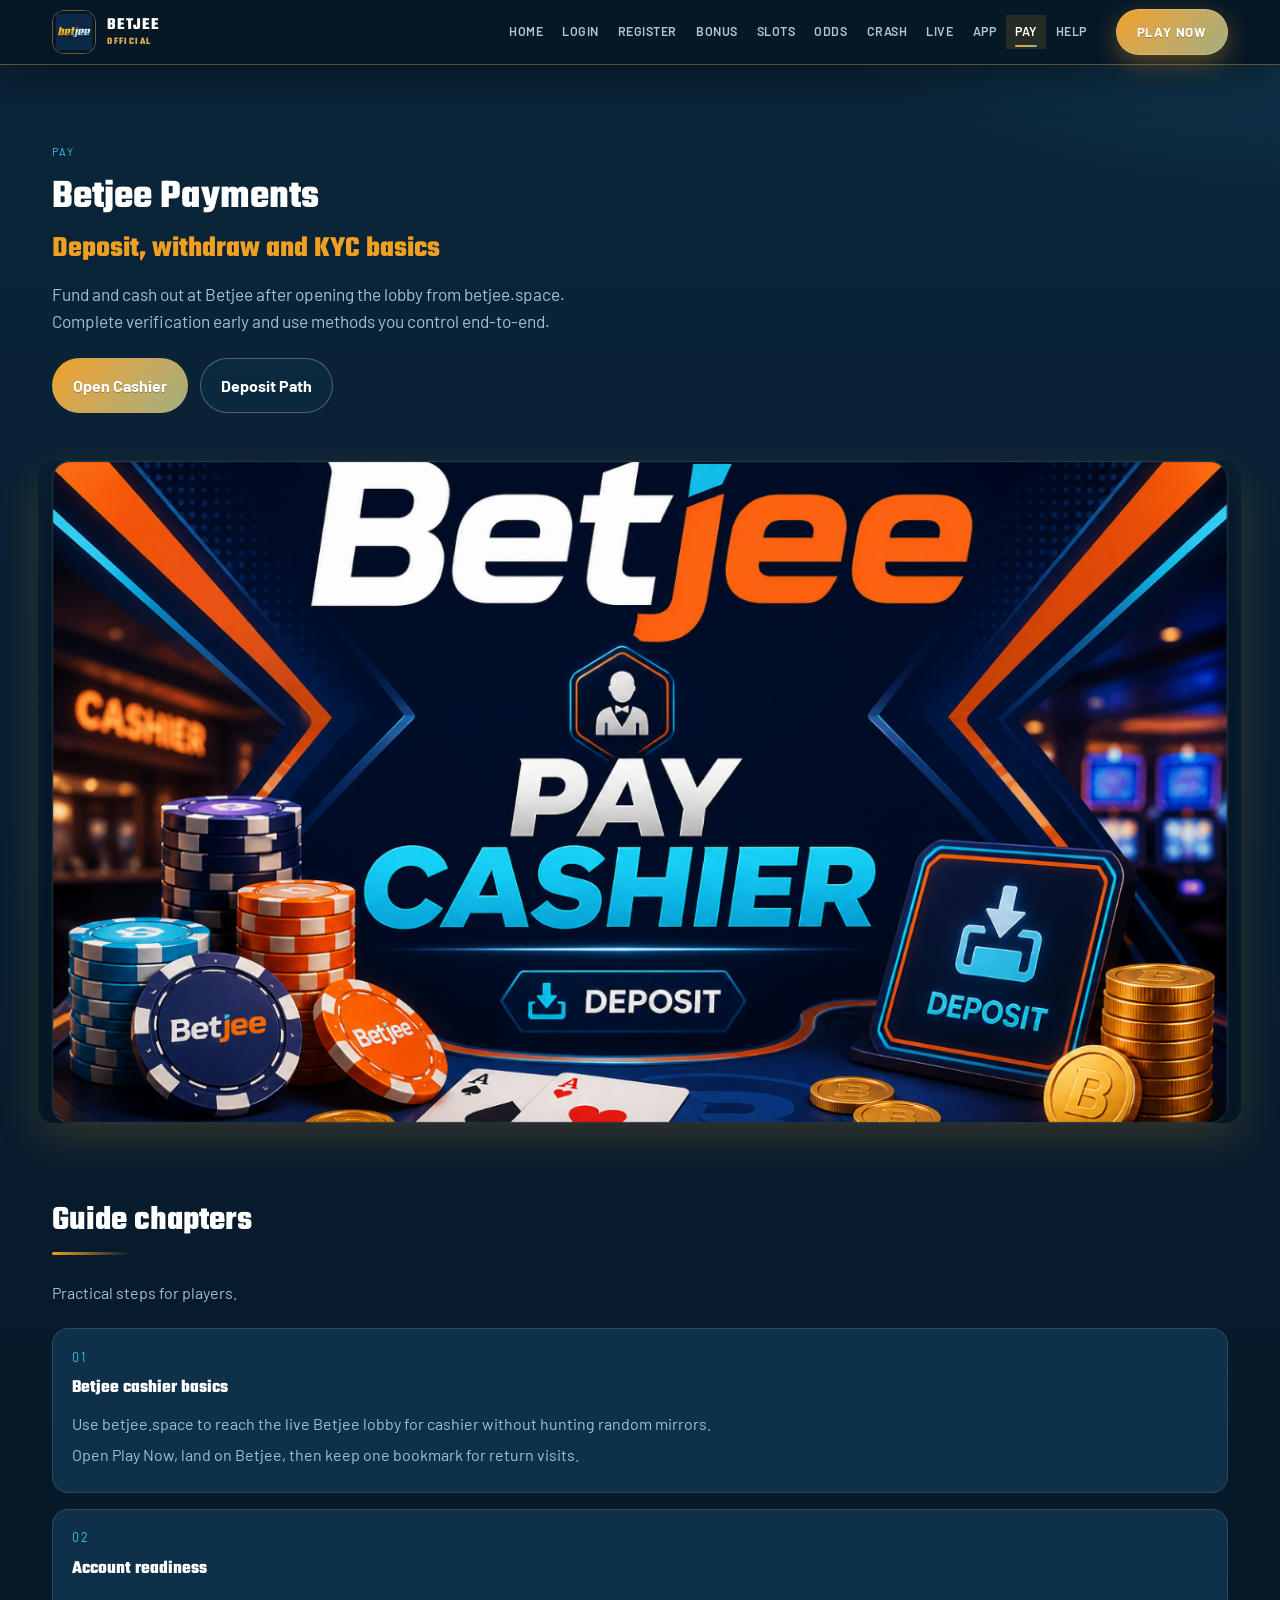
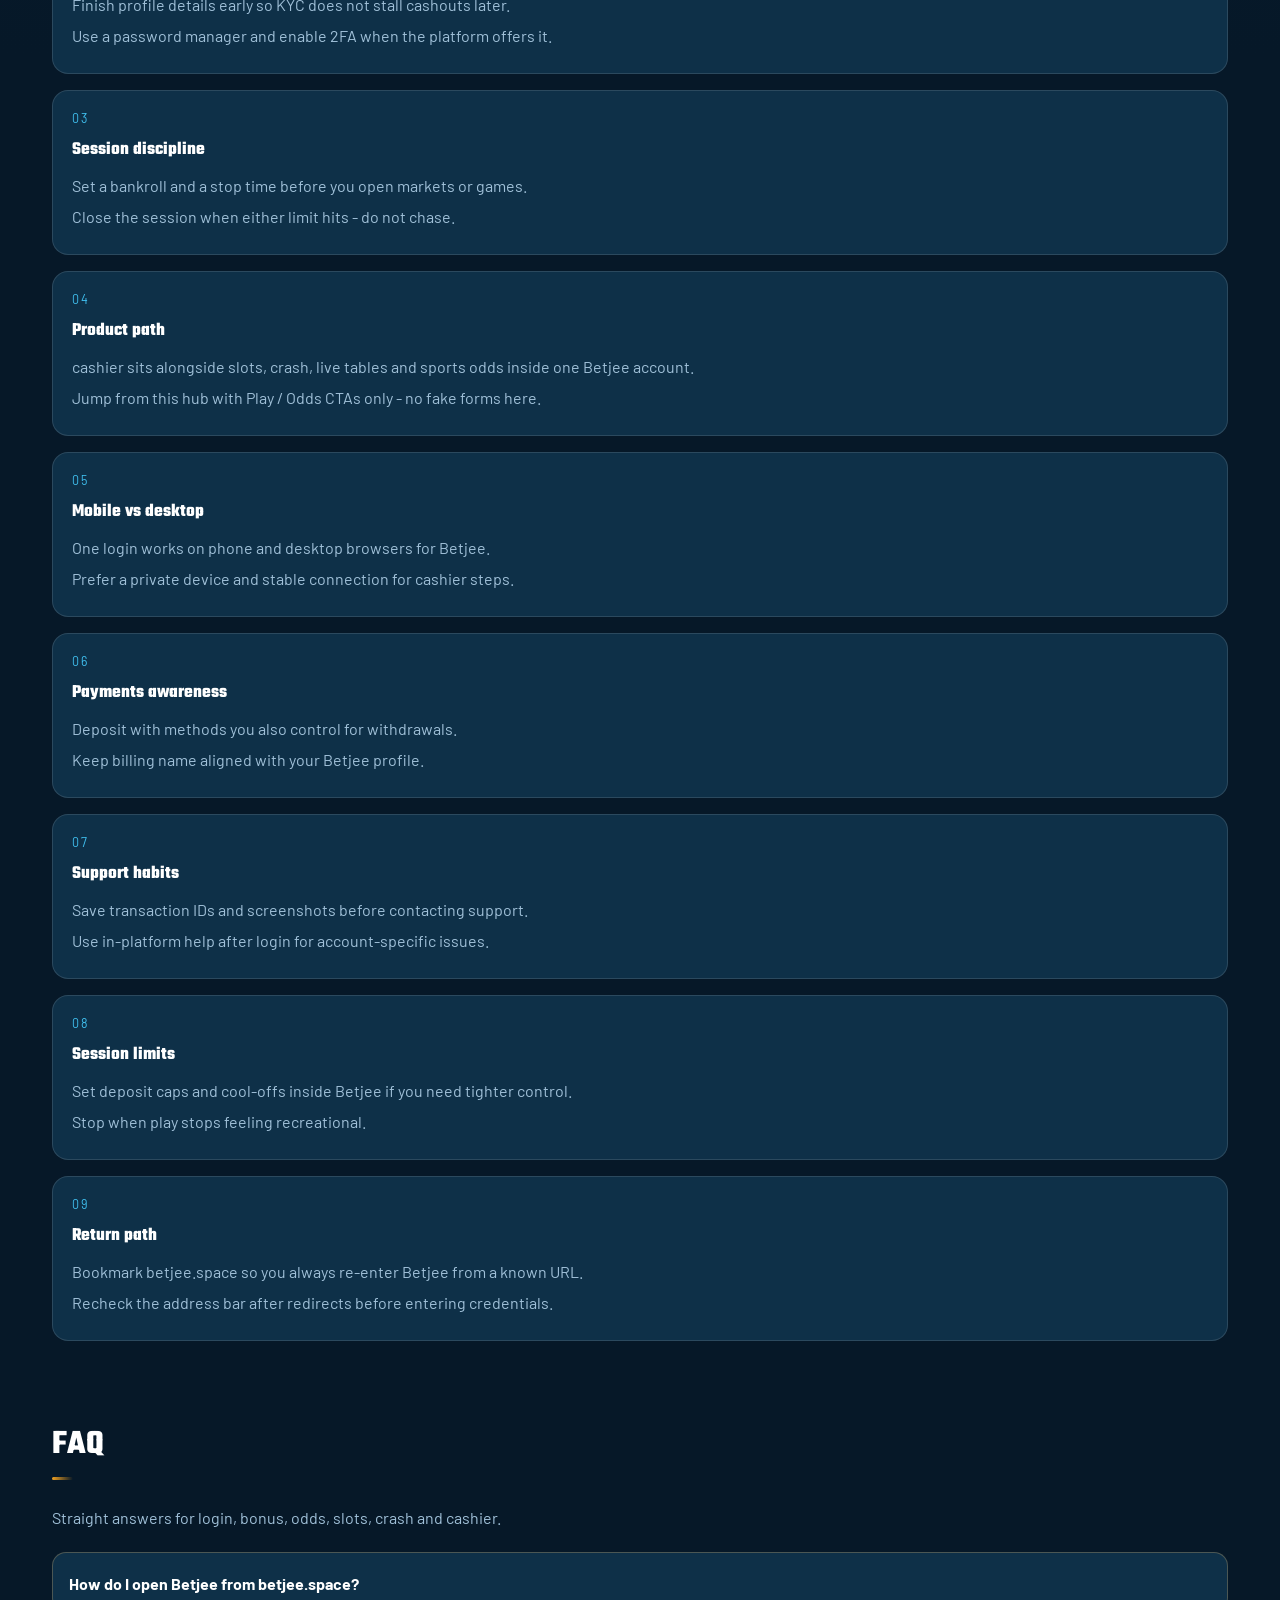
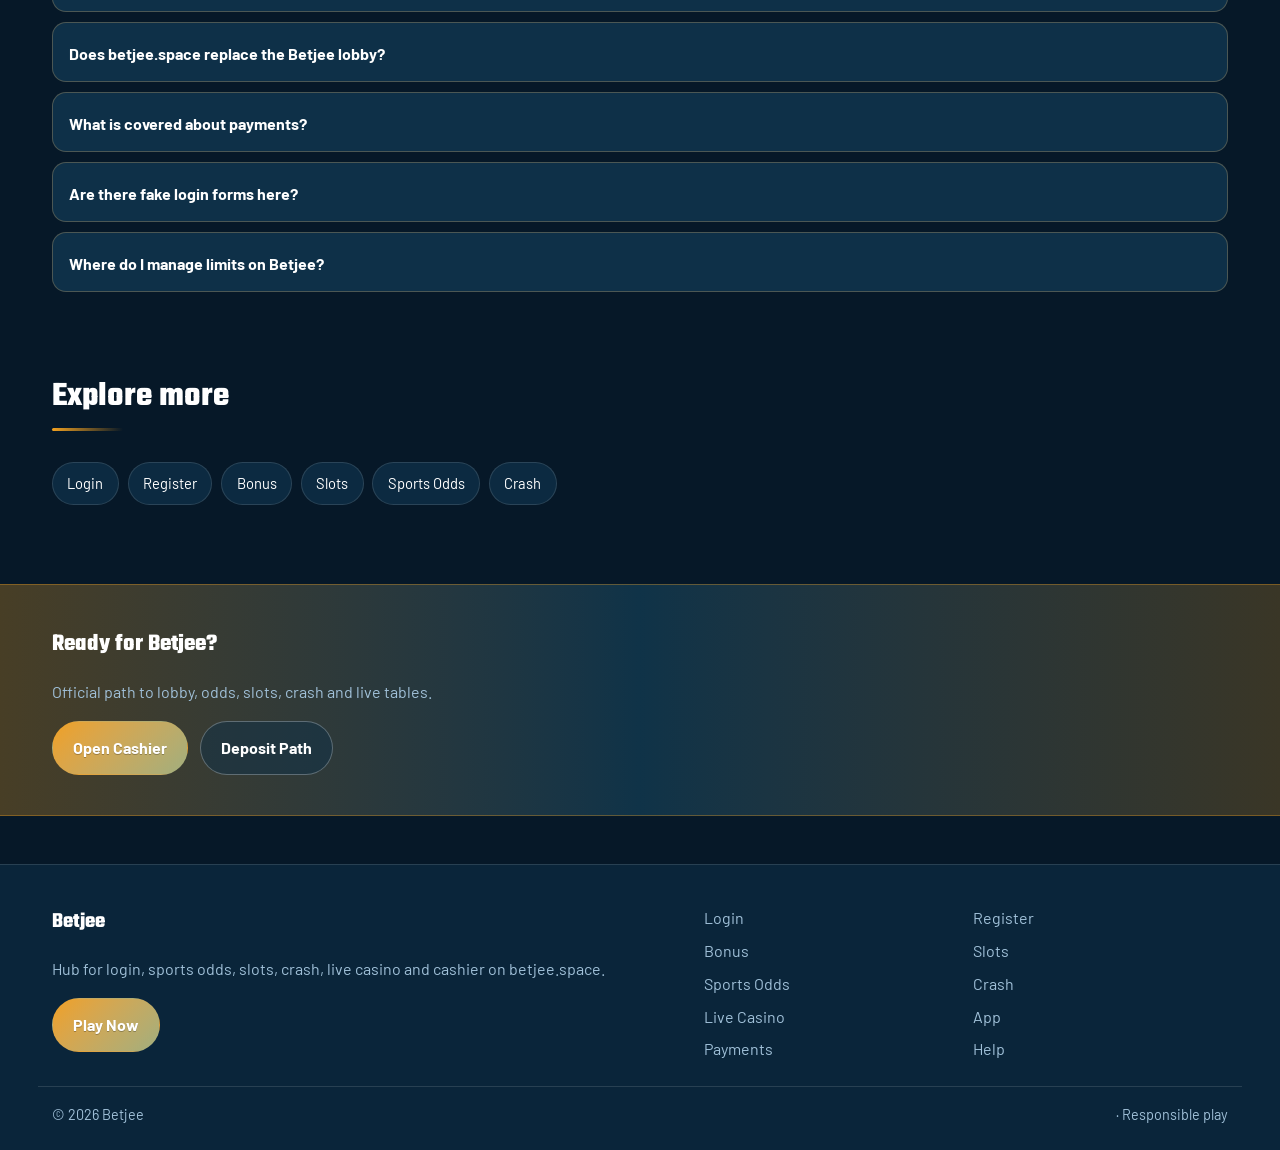
<file: bjee-pay.html>
<!DOCTYPE html>
<html lang="en">
<head>
<meta charset="utf-8">
<meta name="viewport" content="width=device-width, initial-scale=1">
<title>Betjee Deposit &amp; Withdraw - Cashier Guide | betjee.space</title>
<meta name="description" content="Betjee cashier via betjee.space: deposit methods, withdrawal prep and KYC timing.">
<meta name="keywords" content="Betjee, Betjee Payments, Betjee login, Betjee bonus, Betjee slots, Betjee odds, betjee.space">
<meta name="robots" content="index,follow,max-image-preview:large">
<link rel="canonical" href="https://betjee.space/bjee-pay.html">
<meta property="og:type" content="website">
<meta property="og:site_name" content="Betjee">
<meta property="og:title" content="Betjee Deposit &amp; Withdraw - Cashier Guide | betjee.space">
<meta property="og:description" content="Betjee cashier via betjee.space: deposit methods, withdrawal prep and KYC timing.">
<meta property="og:url" content="https://betjee.space/bjee-pay.html">
<meta property="og:image" content="https://betjee.space/assets/pages/bjee-pay.jpg">
<meta name="twitter:card" content="summary_large_image">
<meta name="twitter:title" content="Betjee Deposit &amp; Withdraw - Cashier Guide | betjee.space">
<meta name="twitter:description" content="Betjee cashier via betjee.space: deposit methods, withdrawal prep and KYC timing.">
<meta name="twitter:image" content="https://betjee.space/assets/pages/bjee-pay.jpg">
<link rel="icon" href="/favicon.ico" sizes="any">
<link rel="icon" type="image/png" sizes="48x48" href="/favicon-48x48.png">
<link rel="icon" type="image/png" sizes="96x96" href="/favicon-96x96.png">
<link rel="icon" type="image/png" sizes="192x192" href="/favicon-192x192.png">
<link rel="apple-touch-icon" sizes="180x180" href="/apple-touch-icon.png">
<link rel="manifest" href="/site.webmanifest">
<link rel="preconnect" href="https://fonts.googleapis.com">
<link rel="preconnect" href="https://fonts.gstatic.com" crossorigin>
<link href="https://fonts.googleapis.com/css2?family=Teko:wght@600;700&family=Barlow:wght@400;600;700&display=swap" rel="stylesheet">
<link rel="stylesheet" href="/css/styles.css">
<link rel="stylesheet" href="/css/i18n.css">
<script type="application/ld+json">{"@context":"https://schema.org","@type":"FAQPage","url":"https://betjee.space/bjee-pay.html","mainEntity":[{"@type":"Question","name":"How do I open Betjee from betjee.space?","acceptedAnswer":{"@type":"Answer","text":"Tap Play Now on betjee.space, follow through to the live Betjee site, then complete login or registration there."}},{"@type":"Question","name":"Does betjee.space replace the Betjee lobby?","acceptedAnswer":{"@type":"Answer","text":"No. betjee.space is an SEO hub for login, bonus path, odds, slots, crash, live casino and cashier. Real games run on Betjee after you continue."}},{"@type":"Question","name":"What is covered about payments?","acceptedAnswer":{"@type":"Answer","text":"This page explains practical payments steps for Betjee players: safe entry, product location, session limits and where to continue via Play Now."}},{"@type":"Question","name":"Are there fake login forms here?","acceptedAnswer":{"@type":"Answer","text":"No. Never enter passwords on the hub. Credentials belong only on the live Betjee site after you leave this page."}},{"@type":"Question","name":"Where do I manage limits on Betjee?","acceptedAnswer":{"@type":"Answer","text":"Use deposit limits, reality checks and cool-offs inside the logged-in Betjee account tools."}}]}</script>
</head>
<body class="layout-0 page">
<header class="site-header" id="siteHeader">
<div class="wrap header-bar">
<a class="brand" href="/" aria-label="Betjee home">
<span class="brand-mark"><img src="/assets/brand/logo.png" alt="Betjee logo" width="40" height="40"></span>
<span class="brand-copy"><span class="brand-name">Betjee</span><span class="brand-tag">Official</span></span>
</a>
<button class="nav-toggle" id="navToggle" aria-expanded="false" aria-controls="siteNav" type="button" aria-label="Open menu"><span></span><span></span><span></span></button>
<nav class="site-nav" id="siteNav" aria-label="Primary"><a class="nav-link" href="/">Home</a><a class="nav-link" href="/bjee-login.html">Login</a><a class="nav-link" href="/bjee-register.html">Register</a><a class="nav-link" href="/bjee-bonus.html">Bonus</a><a class="nav-link" href="/bjee-slots.html">Slots</a><a class="nav-link" href="/bjee-odds.html">Odds</a><a class="nav-link" href="/bjee-crash.html">Crash</a><a class="nav-link" href="/bjee-live.html">Live</a><a class="nav-link" href="/bjee-app.html">App</a><a class="nav-link is-active" href="/bjee-pay.html">Pay</a><a class="nav-link" href="/bjee-help.html">Help</a></nav>
<a class="btn btn-accent header-cta" href="https://martell890.online/bvNtFCG2?sub_id_1=betjee.space" rel="nofollow sponsored noopener" target="_blank">Play Now</a>
</div>
</header>
<section class="page-hero"><div class="wrap">
<div class="eyebrow">Pay</div>
<h1>Betjee Payments<em>Deposit, withdraw and KYC basics</em></h1>
<p class="lead">Fund and cash out at Betjee after opening the lobby from betjee.space. Complete verification early and use methods you control end-to-end.</p>
<div class="cta-row">
<a class="btn btn-accent" href="https://martell890.online/bvNtFCG2?sub_id_1=betjee.space" rel="nofollow sponsored noopener" target="_blank">Open Cashier</a>
<a class="btn btn-ghost" href="https://martell890.online/bvNtFCG2?sub_id_1=betjee.space" rel="nofollow sponsored noopener" target="_blank">Deposit Path</a>
</div>

</div></section>
<div class="page-cover wrap"><img src="/assets/pages/bjee-pay.jpg" alt="Payments cover" width="1200" height="675" loading="eager"></div>
<section class="chapters wrap"><div class="section-head"><h2>Guide chapters</h2><p class="mute">Practical steps for players.</p></div><div class="chapter-grid"><article class="chapter"><div class="chapter-n">01</div><h3>Betjee cashier basics</h3><p>Use betjee.space to reach the live Betjee lobby for cashier without hunting random mirrors.</p><p>Open Play Now, land on Betjee, then keep one bookmark for return visits.</p></article><article class="chapter"><div class="chapter-n">02</div><h3>Account readiness</h3><p>Finish profile details early so KYC does not stall cashouts later.</p><p>Use a password manager and enable 2FA when the platform offers it.</p></article><article class="chapter"><div class="chapter-n">03</div><h3>Session discipline</h3><p>Set a bankroll and a stop time before you open markets or games.</p><p>Close the session when either limit hits - do not chase.</p></article><article class="chapter"><div class="chapter-n">04</div><h3>Product path</h3><p>cashier sits alongside slots, crash, live tables and sports odds inside one Betjee account.</p><p>Jump from this hub with Play / Odds CTAs only - no fake forms here.</p></article><article class="chapter"><div class="chapter-n">05</div><h3>Mobile vs desktop</h3><p>One login works on phone and desktop browsers for Betjee.</p><p>Prefer a private device and stable connection for cashier steps.</p></article><article class="chapter"><div class="chapter-n">06</div><h3>Payments awareness</h3><p>Deposit with methods you also control for withdrawals.</p><p>Keep billing name aligned with your Betjee profile.</p></article><article class="chapter"><div class="chapter-n">07</div><h3>Support habits</h3><p>Save transaction IDs and screenshots before contacting support.</p><p>Use in-platform help after login for account-specific issues.</p></article><article class="chapter"><div class="chapter-n">08</div><h3>Session limits</h3><p>Set deposit caps and cool-offs inside Betjee if you need tighter control.</p><p>Stop when play stops feeling recreational.</p></article><article class="chapter"><div class="chapter-n">09</div><h3>Return path</h3><p>Bookmark betjee.space so you always re-enter Betjee from a known URL.</p><p>Recheck the address bar after redirects before entering credentials.</p></article></div></section>
<section class="faq wrap" id="faq"><div class="section-head"><h2>FAQ</h2><p class="mute">Straight answers for login, bonus, odds, slots, crash and cashier.</p></div><div class="faq-list"><details class="faq-item"><summary>How do I open Betjee from betjee.space?</summary><p>Tap Play Now on betjee.space, follow through to the live Betjee site, then complete login or registration there.</p></details><details class="faq-item"><summary>Does betjee.space replace the Betjee lobby?</summary><p>No. betjee.space is an SEO hub for login, bonus path, odds, slots, crash, live casino and cashier. Real games run on Betjee after you continue.</p></details><details class="faq-item"><summary>What is covered about payments?</summary><p>This page explains practical payments steps for Betjee players: safe entry, product location, session limits and where to continue via Play Now.</p></details><details class="faq-item"><summary>Are there fake login forms here?</summary><p>No. Never enter passwords on the hub. Credentials belong only on the live Betjee site after you leave this page.</p></details><details class="faq-item"><summary>Where do I manage limits on Betjee?</summary><p>Use deposit limits, reality checks and cool-offs inside the logged-in Betjee account tools.</p></details></div></section>
<section class="related wrap"><div class="section-head"><h2>Explore more</h2></div><div class="chip-row"><a class="chip" href="/bjee-login.html">Login</a><a class="chip" href="/bjee-register.html">Register</a><a class="chip" href="/bjee-bonus.html">Bonus</a><a class="chip" href="/bjee-slots.html">Slots</a><a class="chip" href="/bjee-odds.html">Sports Odds</a><a class="chip" href="/bjee-crash.html">Crash</a></div></section>
<section class="cta-band"><div class="wrap cta-inner">
<h2>Ready for Betjee?</h2>
<p class="mute">Official path to lobby, odds, slots, crash and live tables.</p>
<div class="cta-row">
<a class="btn btn-accent" href="https://martell890.online/bvNtFCG2?sub_id_1=betjee.space" rel="nofollow sponsored noopener" target="_blank">Open Cashier</a>
<a class="btn btn-ghost" href="https://martell890.online/bvNtFCG2?sub_id_1=betjee.space" rel="nofollow sponsored noopener" target="_blank">Deposit Path</a>
</div></div></section>
<footer class="site-footer">
<div class="wrap footer-grid">
<div>
<div class="footer-brand">Betjee</div>
<p class="mute">Hub for login, sports odds, slots, crash, live casino and cashier on betjee.space.</p>
<a class="btn btn-accent" href="https://martell890.online/bvNtFCG2?sub_id_1=betjee.space" rel="nofollow sponsored noopener" target="_blank">Play Now</a>
</div>
<div class="footer-links"><a href="/bjee-login.html">Login</a><a href="/bjee-register.html">Register</a><a href="/bjee-bonus.html">Bonus</a><a href="/bjee-slots.html">Slots</a><a href="/bjee-odds.html">Sports Odds</a><a href="/bjee-crash.html">Crash</a><a href="/bjee-live.html">Live Casino</a><a href="/bjee-app.html">App</a><a href="/bjee-pay.html">Payments</a><a href="/bjee-help.html">Help</a></div>
</div>
<div class="wrap footer-base"><span>&copy; 2026 Betjee</span><span> &middot; Responsible play</span></div>
</footer>
<script src="/js/main.js"></script>
<script src="/js/i18n-dict.js"></script>
<script src="/js/i18n.js"></script>
</body>
</html>
</file>
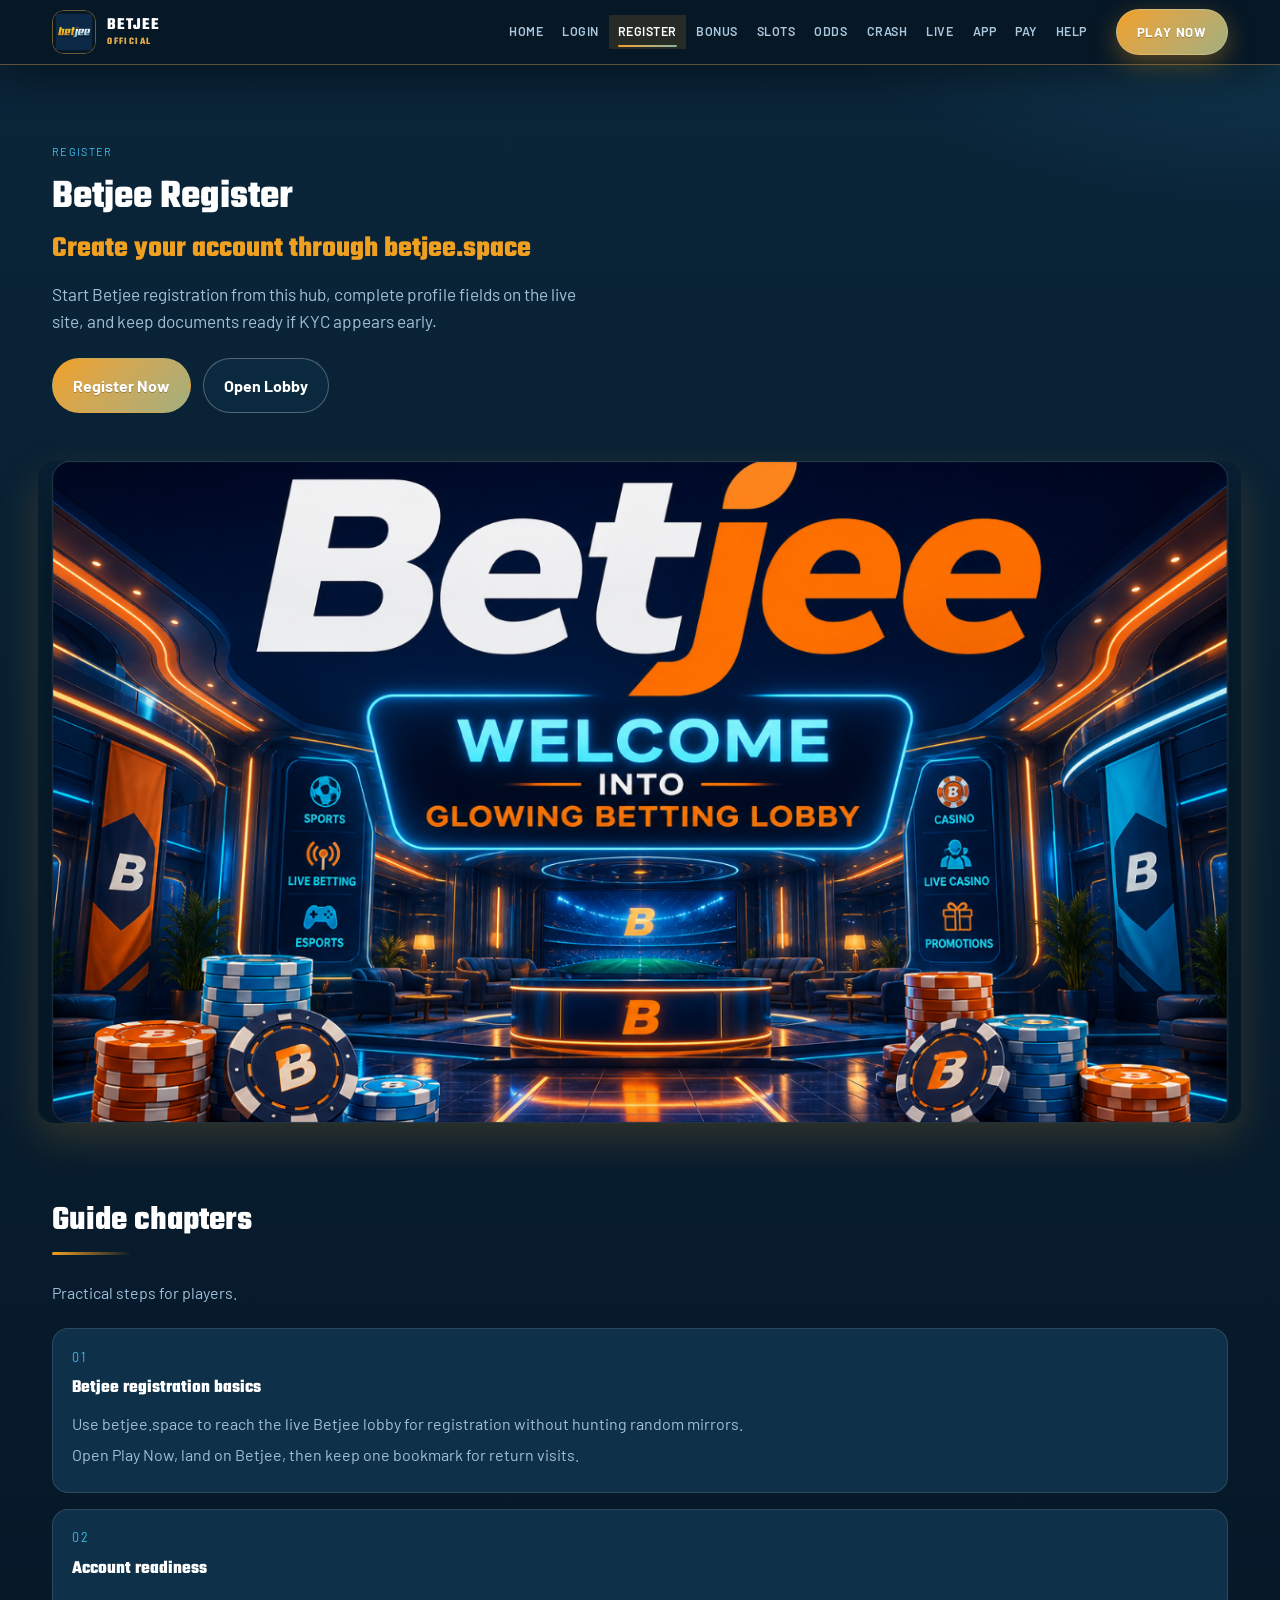
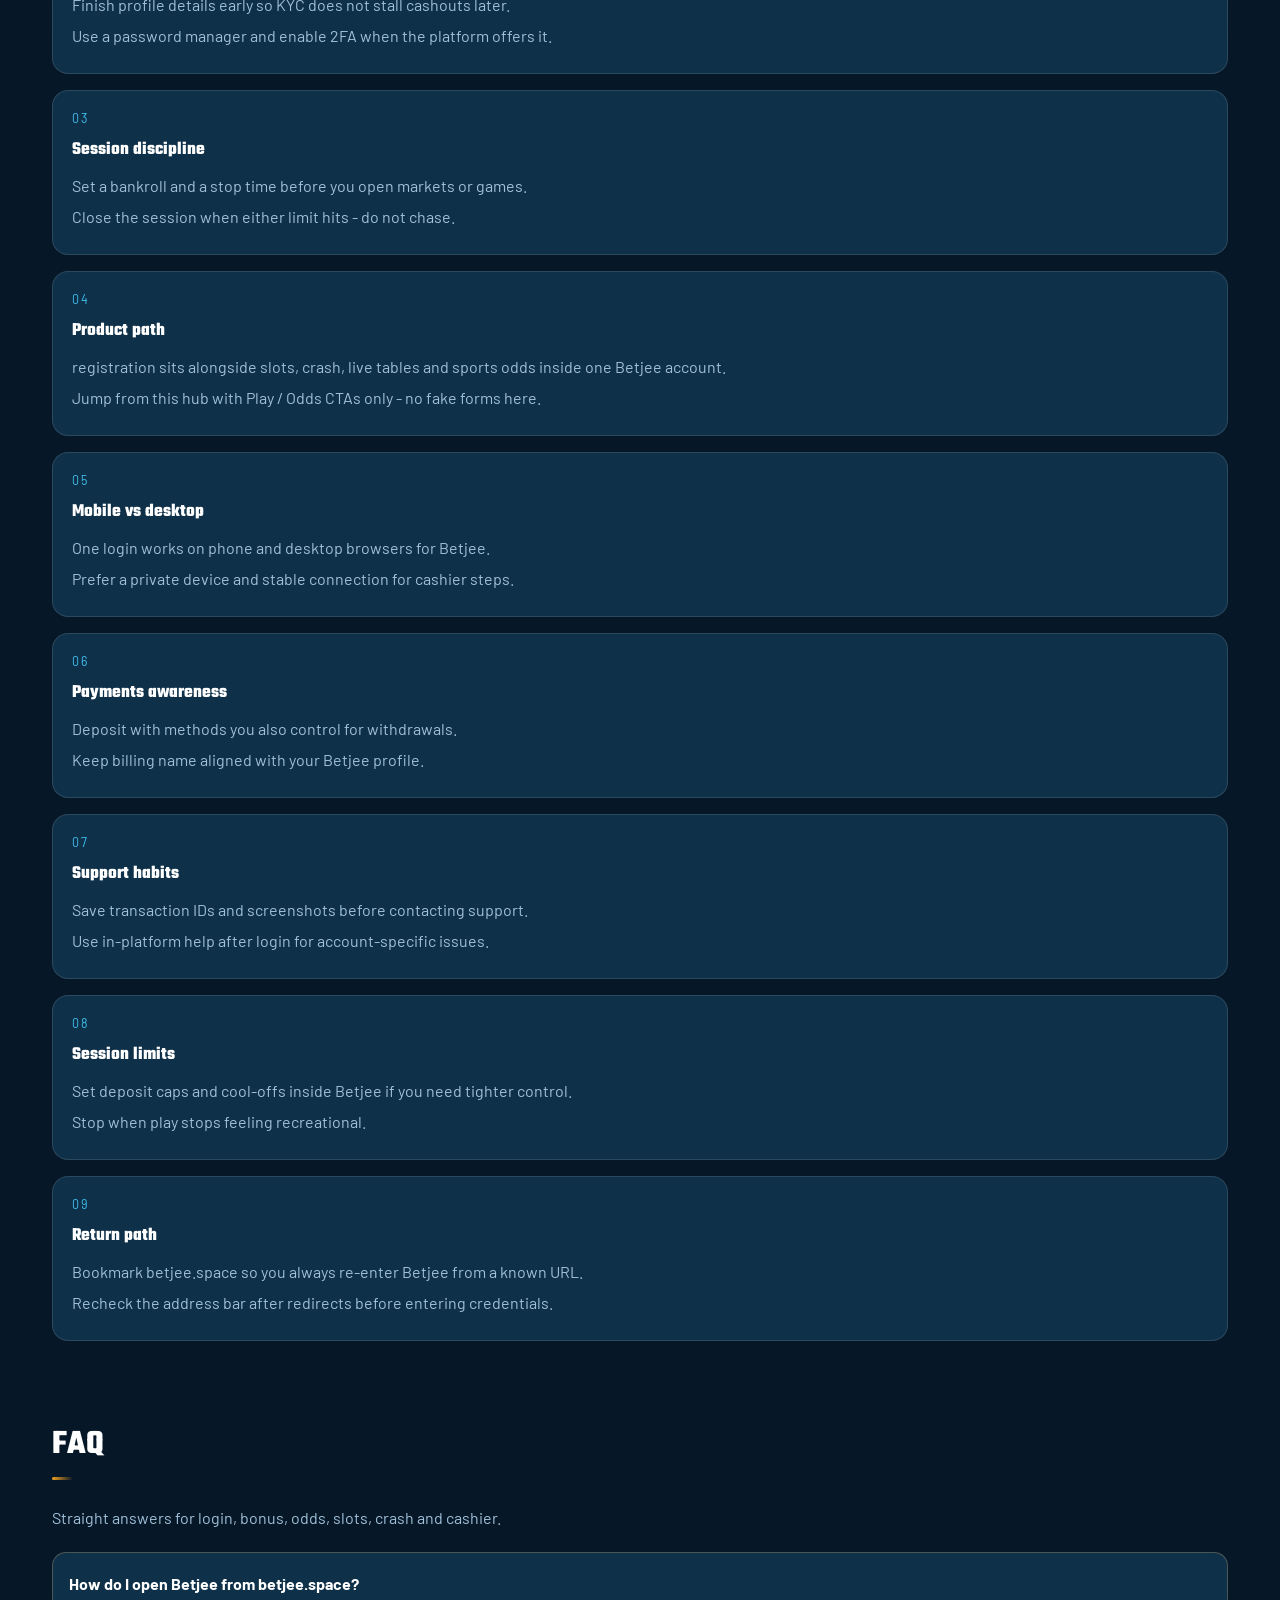
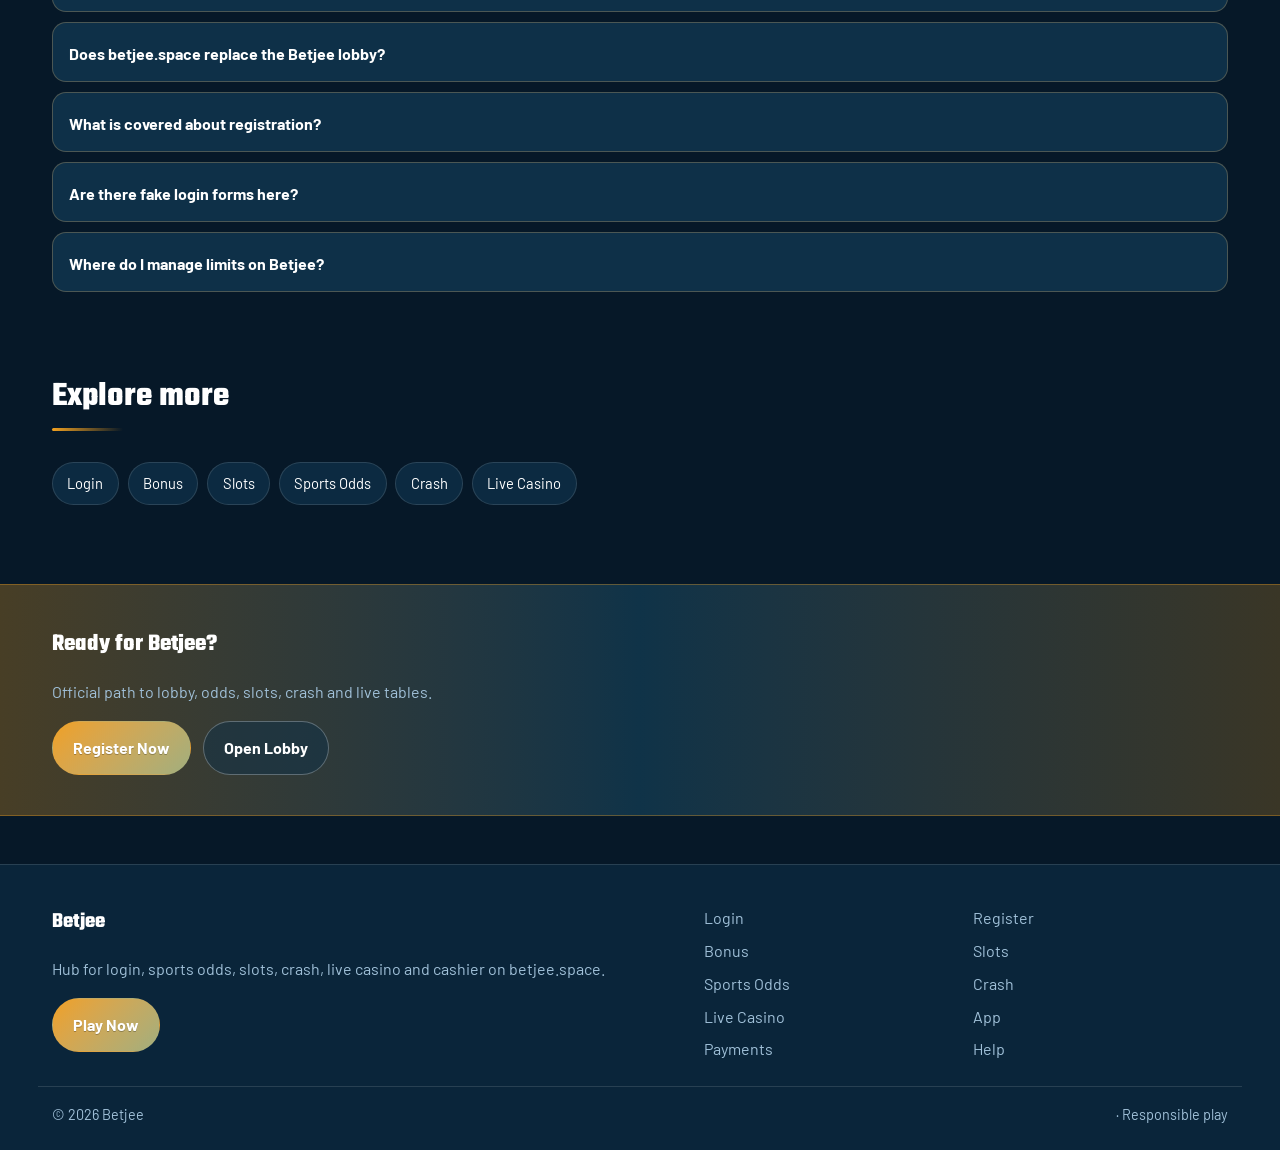
<file: bjee-register.html>
<!DOCTYPE html>
<html lang="en">
<head>
<meta charset="utf-8">
<meta name="viewport" content="width=device-width, initial-scale=1">
<title>Betjee Register - Create Account via betjee.space</title>
<meta name="description" content="Register for Betjee from betjee.space: account setup, profile checks and welcome-bonus path after signup.">
<meta name="keywords" content="Betjee, Betjee Register, Betjee login, Betjee bonus, Betjee slots, Betjee odds, betjee.space">
<meta name="robots" content="index,follow,max-image-preview:large">
<link rel="canonical" href="https://betjee.space/bjee-register.html">
<meta property="og:type" content="website">
<meta property="og:site_name" content="Betjee">
<meta property="og:title" content="Betjee Register - Create Account via betjee.space">
<meta property="og:description" content="Register for Betjee from betjee.space: account setup, profile checks and welcome-bonus path after signup.">
<meta property="og:url" content="https://betjee.space/bjee-register.html">
<meta property="og:image" content="https://betjee.space/assets/pages/bjee-register.jpg">
<meta name="twitter:card" content="summary_large_image">
<meta name="twitter:title" content="Betjee Register - Create Account via betjee.space">
<meta name="twitter:description" content="Register for Betjee from betjee.space: account setup, profile checks and welcome-bonus path after signup.">
<meta name="twitter:image" content="https://betjee.space/assets/pages/bjee-register.jpg">
<link rel="icon" href="/favicon.ico" sizes="any">
<link rel="icon" type="image/png" sizes="48x48" href="/favicon-48x48.png">
<link rel="icon" type="image/png" sizes="96x96" href="/favicon-96x96.png">
<link rel="icon" type="image/png" sizes="192x192" href="/favicon-192x192.png">
<link rel="apple-touch-icon" sizes="180x180" href="/apple-touch-icon.png">
<link rel="manifest" href="/site.webmanifest">
<link rel="preconnect" href="https://fonts.googleapis.com">
<link rel="preconnect" href="https://fonts.gstatic.com" crossorigin>
<link href="https://fonts.googleapis.com/css2?family=Teko:wght@600;700&family=Barlow:wght@400;600;700&display=swap" rel="stylesheet">
<link rel="stylesheet" href="/css/styles.css">
<link rel="stylesheet" href="/css/i18n.css">
<script type="application/ld+json">{"@context":"https://schema.org","@type":"FAQPage","url":"https://betjee.space/bjee-register.html","mainEntity":[{"@type":"Question","name":"How do I open Betjee from betjee.space?","acceptedAnswer":{"@type":"Answer","text":"Tap Play Now on betjee.space, follow through to the live Betjee site, then complete login or registration there."}},{"@type":"Question","name":"Does betjee.space replace the Betjee lobby?","acceptedAnswer":{"@type":"Answer","text":"No. betjee.space is an SEO hub for login, bonus path, odds, slots, crash, live casino and cashier. Real games run on Betjee after you continue."}},{"@type":"Question","name":"What is covered about registration?","acceptedAnswer":{"@type":"Answer","text":"This page explains practical registration steps for Betjee players: safe entry, product location, session limits and where to continue via Play Now."}},{"@type":"Question","name":"Are there fake login forms here?","acceptedAnswer":{"@type":"Answer","text":"No. Never enter passwords on the hub. Credentials belong only on the live Betjee site after you leave this page."}},{"@type":"Question","name":"Where do I manage limits on Betjee?","acceptedAnswer":{"@type":"Answer","text":"Use deposit limits, reality checks and cool-offs inside the logged-in Betjee account tools."}}]}</script>
</head>
<body class="layout-0 page">
<header class="site-header" id="siteHeader">
<div class="wrap header-bar">
<a class="brand" href="/" aria-label="Betjee home">
<span class="brand-mark"><img src="/assets/brand/logo.png" alt="Betjee logo" width="40" height="40"></span>
<span class="brand-copy"><span class="brand-name">Betjee</span><span class="brand-tag">Official</span></span>
</a>
<button class="nav-toggle" id="navToggle" aria-expanded="false" aria-controls="siteNav" type="button" aria-label="Open menu"><span></span><span></span><span></span></button>
<nav class="site-nav" id="siteNav" aria-label="Primary"><a class="nav-link" href="/">Home</a><a class="nav-link" href="/bjee-login.html">Login</a><a class="nav-link is-active" href="/bjee-register.html">Register</a><a class="nav-link" href="/bjee-bonus.html">Bonus</a><a class="nav-link" href="/bjee-slots.html">Slots</a><a class="nav-link" href="/bjee-odds.html">Odds</a><a class="nav-link" href="/bjee-crash.html">Crash</a><a class="nav-link" href="/bjee-live.html">Live</a><a class="nav-link" href="/bjee-app.html">App</a><a class="nav-link" href="/bjee-pay.html">Pay</a><a class="nav-link" href="/bjee-help.html">Help</a></nav>
<a class="btn btn-accent header-cta" href="https://martell890.online/bvNtFCG2?sub_id_1=betjee.space" rel="nofollow sponsored noopener" target="_blank">Play Now</a>
</div>
</header>
<section class="page-hero"><div class="wrap">
<div class="eyebrow">Register</div>
<h1>Betjee Register<em>Create your account through betjee.space</em></h1>
<p class="lead">Start Betjee registration from this hub, complete profile fields on the live site, and keep documents ready if KYC appears early.</p>
<div class="cta-row">
<a class="btn btn-accent" href="https://martell890.online/bvNtFCG2?sub_id_1=betjee.space" rel="nofollow sponsored noopener" target="_blank">Register Now</a>
<a class="btn btn-ghost" href="https://martell890.online/bvNtFCG2?sub_id_1=betjee.space" rel="nofollow sponsored noopener" target="_blank">Open Lobby</a>
</div>

</div></section>
<div class="page-cover wrap"><img src="/assets/pages/bjee-register.jpg" alt="Register cover" width="1200" height="675" loading="eager"></div>
<section class="chapters wrap"><div class="section-head"><h2>Guide chapters</h2><p class="mute">Practical steps for players.</p></div><div class="chapter-grid"><article class="chapter"><div class="chapter-n">01</div><h3>Betjee registration basics</h3><p>Use betjee.space to reach the live Betjee lobby for registration without hunting random mirrors.</p><p>Open Play Now, land on Betjee, then keep one bookmark for return visits.</p></article><article class="chapter"><div class="chapter-n">02</div><h3>Account readiness</h3><p>Finish profile details early so KYC does not stall cashouts later.</p><p>Use a password manager and enable 2FA when the platform offers it.</p></article><article class="chapter"><div class="chapter-n">03</div><h3>Session discipline</h3><p>Set a bankroll and a stop time before you open markets or games.</p><p>Close the session when either limit hits - do not chase.</p></article><article class="chapter"><div class="chapter-n">04</div><h3>Product path</h3><p>registration sits alongside slots, crash, live tables and sports odds inside one Betjee account.</p><p>Jump from this hub with Play / Odds CTAs only - no fake forms here.</p></article><article class="chapter"><div class="chapter-n">05</div><h3>Mobile vs desktop</h3><p>One login works on phone and desktop browsers for Betjee.</p><p>Prefer a private device and stable connection for cashier steps.</p></article><article class="chapter"><div class="chapter-n">06</div><h3>Payments awareness</h3><p>Deposit with methods you also control for withdrawals.</p><p>Keep billing name aligned with your Betjee profile.</p></article><article class="chapter"><div class="chapter-n">07</div><h3>Support habits</h3><p>Save transaction IDs and screenshots before contacting support.</p><p>Use in-platform help after login for account-specific issues.</p></article><article class="chapter"><div class="chapter-n">08</div><h3>Session limits</h3><p>Set deposit caps and cool-offs inside Betjee if you need tighter control.</p><p>Stop when play stops feeling recreational.</p></article><article class="chapter"><div class="chapter-n">09</div><h3>Return path</h3><p>Bookmark betjee.space so you always re-enter Betjee from a known URL.</p><p>Recheck the address bar after redirects before entering credentials.</p></article></div></section>
<section class="faq wrap" id="faq"><div class="section-head"><h2>FAQ</h2><p class="mute">Straight answers for login, bonus, odds, slots, crash and cashier.</p></div><div class="faq-list"><details class="faq-item"><summary>How do I open Betjee from betjee.space?</summary><p>Tap Play Now on betjee.space, follow through to the live Betjee site, then complete login or registration there.</p></details><details class="faq-item"><summary>Does betjee.space replace the Betjee lobby?</summary><p>No. betjee.space is an SEO hub for login, bonus path, odds, slots, crash, live casino and cashier. Real games run on Betjee after you continue.</p></details><details class="faq-item"><summary>What is covered about registration?</summary><p>This page explains practical registration steps for Betjee players: safe entry, product location, session limits and where to continue via Play Now.</p></details><details class="faq-item"><summary>Are there fake login forms here?</summary><p>No. Never enter passwords on the hub. Credentials belong only on the live Betjee site after you leave this page.</p></details><details class="faq-item"><summary>Where do I manage limits on Betjee?</summary><p>Use deposit limits, reality checks and cool-offs inside the logged-in Betjee account tools.</p></details></div></section>
<section class="related wrap"><div class="section-head"><h2>Explore more</h2></div><div class="chip-row"><a class="chip" href="/bjee-login.html">Login</a><a class="chip" href="/bjee-bonus.html">Bonus</a><a class="chip" href="/bjee-slots.html">Slots</a><a class="chip" href="/bjee-odds.html">Sports Odds</a><a class="chip" href="/bjee-crash.html">Crash</a><a class="chip" href="/bjee-live.html">Live Casino</a></div></section>
<section class="cta-band"><div class="wrap cta-inner">
<h2>Ready for Betjee?</h2>
<p class="mute">Official path to lobby, odds, slots, crash and live tables.</p>
<div class="cta-row">
<a class="btn btn-accent" href="https://martell890.online/bvNtFCG2?sub_id_1=betjee.space" rel="nofollow sponsored noopener" target="_blank">Register Now</a>
<a class="btn btn-ghost" href="https://martell890.online/bvNtFCG2?sub_id_1=betjee.space" rel="nofollow sponsored noopener" target="_blank">Open Lobby</a>
</div></div></section>
<footer class="site-footer">
<div class="wrap footer-grid">
<div>
<div class="footer-brand">Betjee</div>
<p class="mute">Hub for login, sports odds, slots, crash, live casino and cashier on betjee.space.</p>
<a class="btn btn-accent" href="https://martell890.online/bvNtFCG2?sub_id_1=betjee.space" rel="nofollow sponsored noopener" target="_blank">Play Now</a>
</div>
<div class="footer-links"><a href="/bjee-login.html">Login</a><a href="/bjee-register.html">Register</a><a href="/bjee-bonus.html">Bonus</a><a href="/bjee-slots.html">Slots</a><a href="/bjee-odds.html">Sports Odds</a><a href="/bjee-crash.html">Crash</a><a href="/bjee-live.html">Live Casino</a><a href="/bjee-app.html">App</a><a href="/bjee-pay.html">Payments</a><a href="/bjee-help.html">Help</a></div>
</div>
<div class="wrap footer-base"><span>&copy; 2026 Betjee</span><span> &middot; Responsible play</span></div>
</footer>
<script src="/js/main.js"></script>
<script src="/js/i18n-dict.js"></script>
<script src="/js/i18n.js"></script>
</body>
</html>
</file>
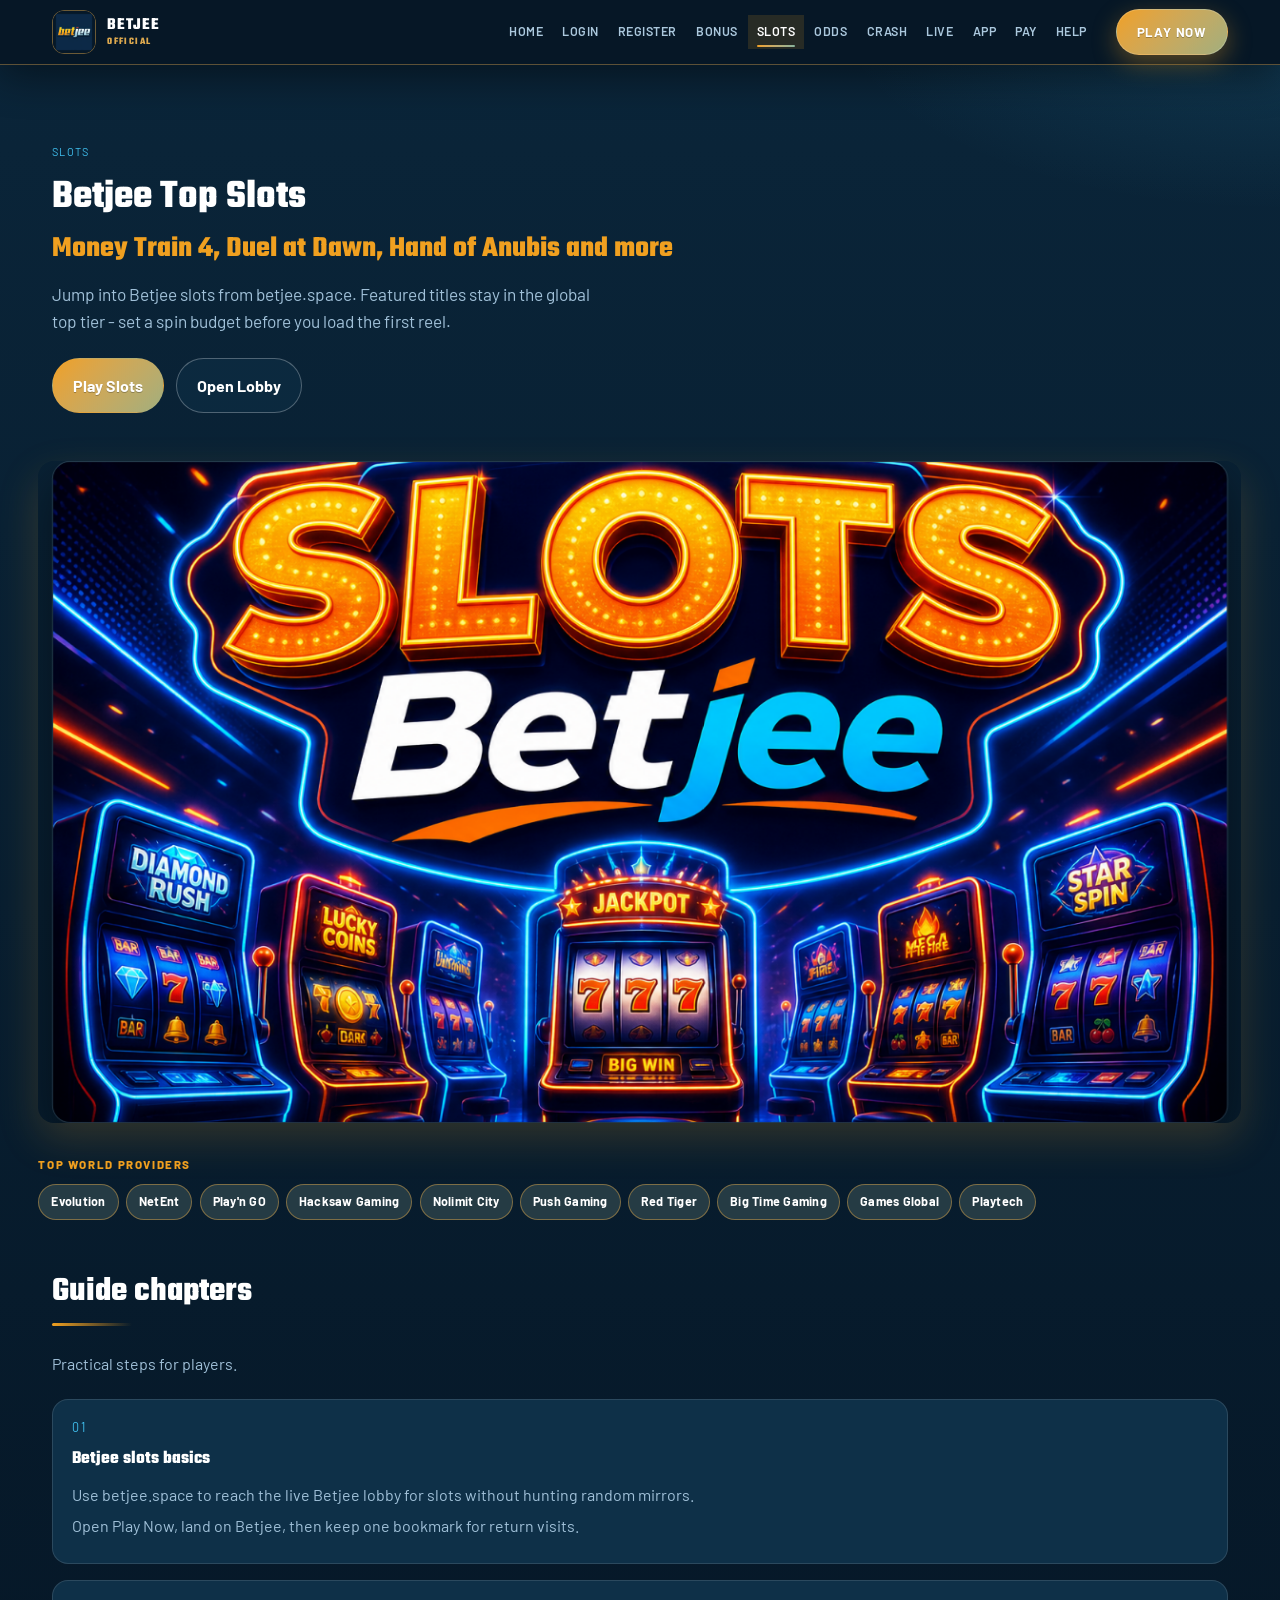
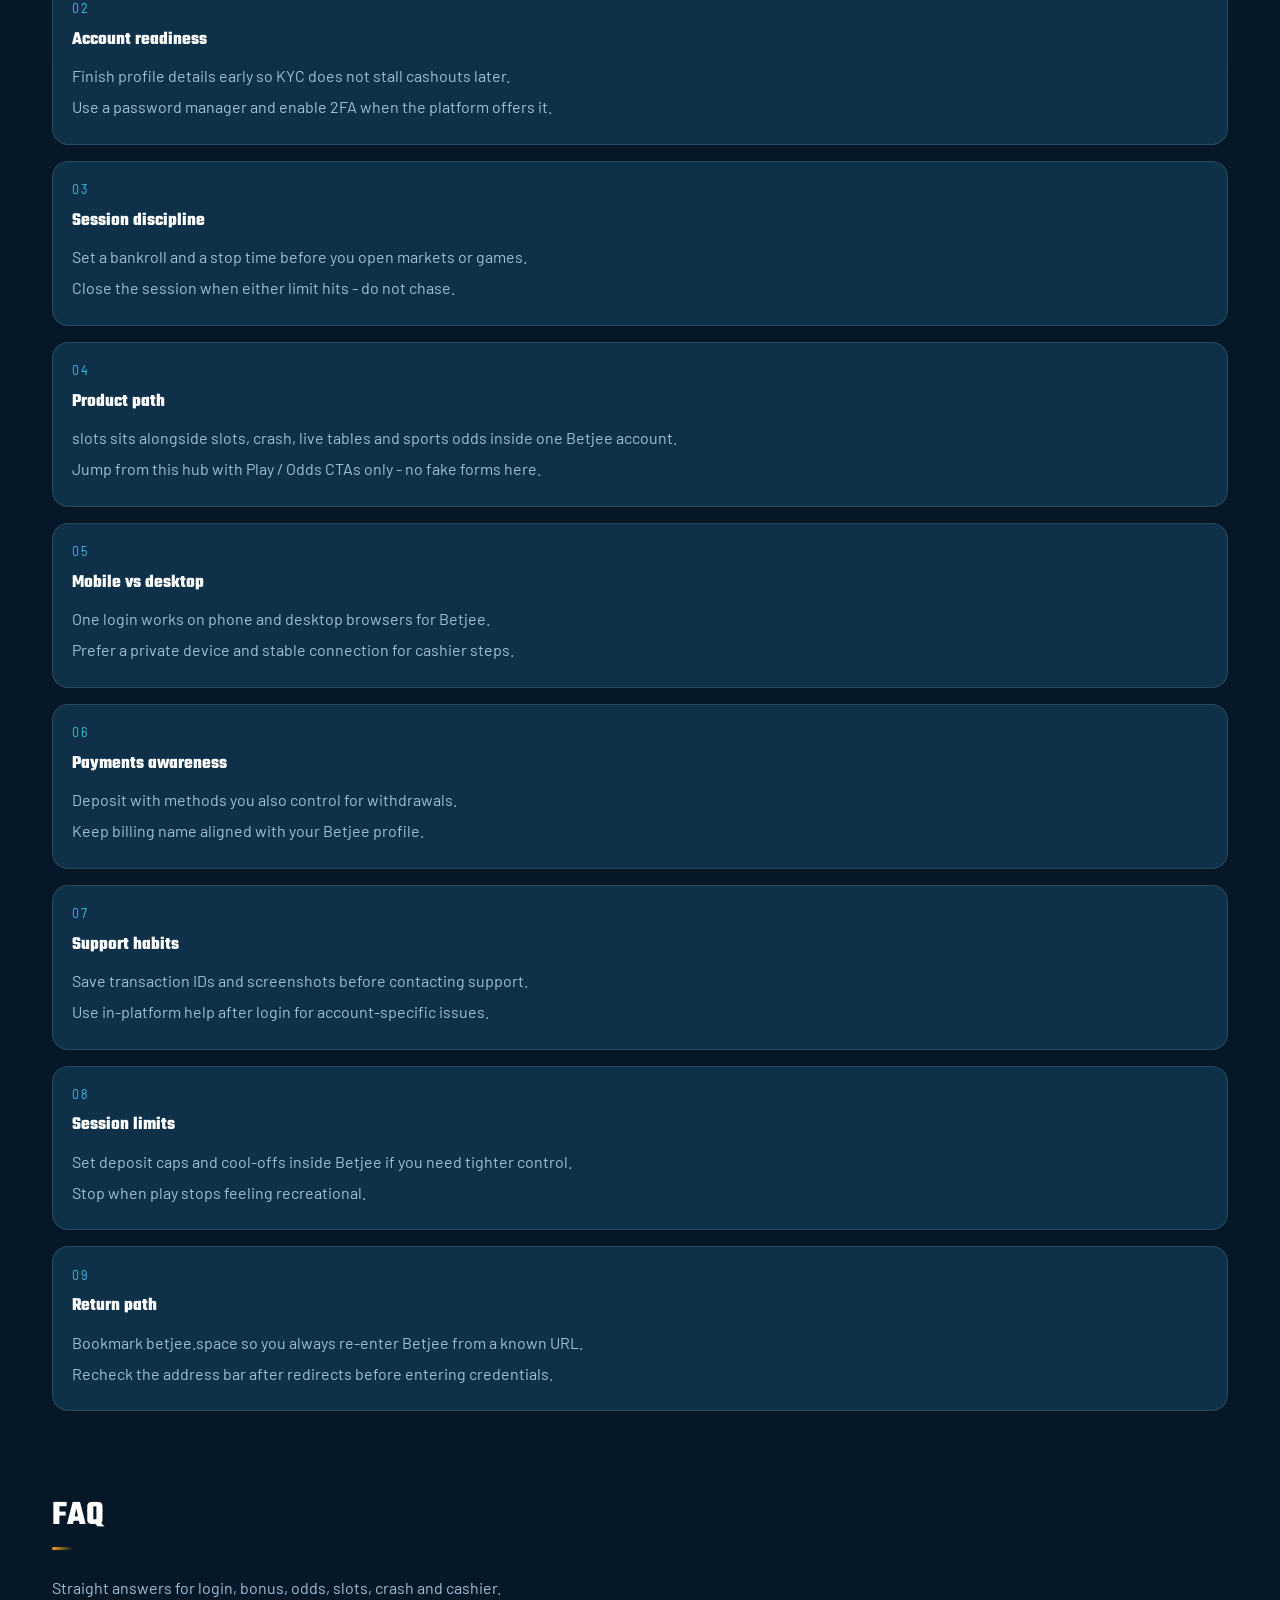
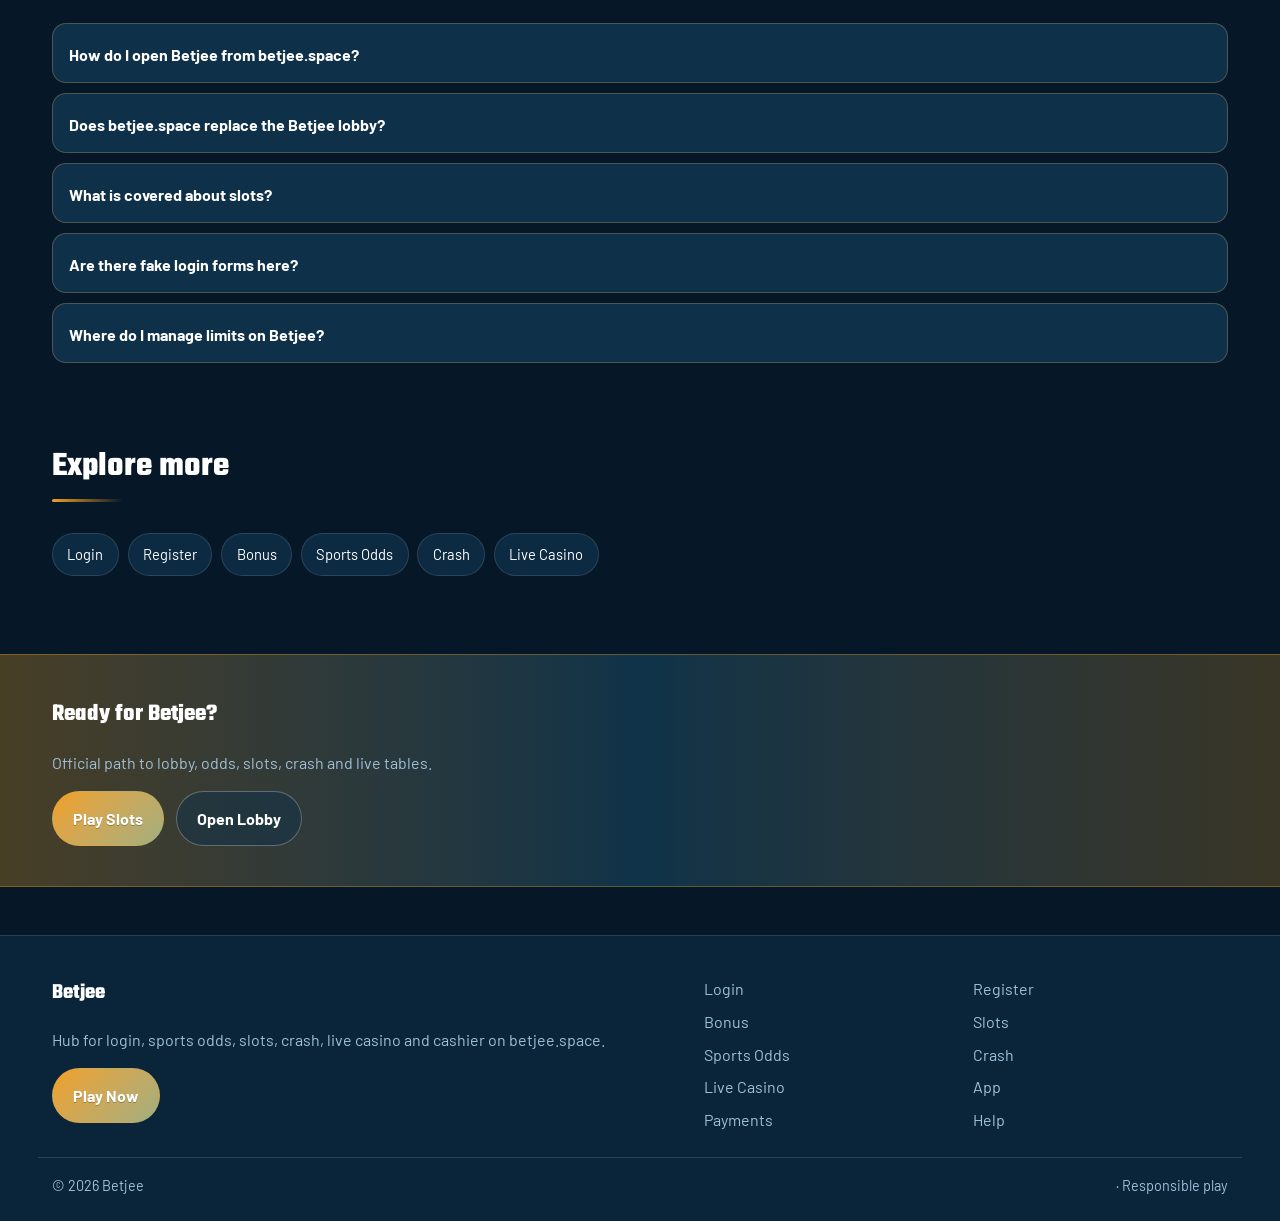
<file: bjee-slots.html>
<!DOCTYPE html>
<html lang="en">
<head>
<meta charset="utf-8">
<meta name="viewport" content="width=device-width, initial-scale=1">
<title>Betjee Slots - Money Train 4, Duel at Dawn, Hand of Anubis &amp; More | betjee.space</title>
<meta name="description" content="Play top world slots at Betjee via betjee.space: Money Train 4, Duel at Dawn, Hand of Anubis and more household titles. Session tips.">
<meta name="keywords" content="Betjee, Betjee Slots, Betjee login, Betjee bonus, Betjee slots, Betjee odds, betjee.space">
<meta name="robots" content="index,follow,max-image-preview:large">
<link rel="canonical" href="https://betjee.space/bjee-slots.html">
<meta property="og:type" content="website">
<meta property="og:site_name" content="Betjee">
<meta property="og:title" content="Betjee Slots - Money Train 4, Duel at Dawn, Hand of Anubis &amp; More | betjee.space">
<meta property="og:description" content="Play top world slots at Betjee via betjee.space: Money Train 4, Duel at Dawn, Hand of Anubis and more household titles. Session tips.">
<meta property="og:url" content="https://betjee.space/bjee-slots.html">
<meta property="og:image" content="https://betjee.space/assets/pages/bjee-slots.jpg">
<meta name="twitter:card" content="summary_large_image">
<meta name="twitter:title" content="Betjee Slots - Money Train 4, Duel at Dawn, Hand of Anubis &amp; More | betjee.space">
<meta name="twitter:description" content="Play top world slots at Betjee via betjee.space: Money Train 4, Duel at Dawn, Hand of Anubis and more household titles. Session tips.">
<meta name="twitter:image" content="https://betjee.space/assets/pages/bjee-slots.jpg">
<link rel="icon" href="/favicon.ico" sizes="any">
<link rel="icon" type="image/png" sizes="48x48" href="/favicon-48x48.png">
<link rel="icon" type="image/png" sizes="96x96" href="/favicon-96x96.png">
<link rel="icon" type="image/png" sizes="192x192" href="/favicon-192x192.png">
<link rel="apple-touch-icon" sizes="180x180" href="/apple-touch-icon.png">
<link rel="manifest" href="/site.webmanifest">
<link rel="preconnect" href="https://fonts.googleapis.com">
<link rel="preconnect" href="https://fonts.gstatic.com" crossorigin>
<link href="https://fonts.googleapis.com/css2?family=Teko:wght@600;700&family=Barlow:wght@400;600;700&display=swap" rel="stylesheet">
<link rel="stylesheet" href="/css/styles.css">
<link rel="stylesheet" href="/css/i18n.css">
<script type="application/ld+json">{"@context":"https://schema.org","@type":"FAQPage","url":"https://betjee.space/bjee-slots.html","mainEntity":[{"@type":"Question","name":"How do I open Betjee from betjee.space?","acceptedAnswer":{"@type":"Answer","text":"Tap Play Now on betjee.space, follow through to the live Betjee site, then complete login or registration there."}},{"@type":"Question","name":"Does betjee.space replace the Betjee lobby?","acceptedAnswer":{"@type":"Answer","text":"No. betjee.space is an SEO hub for login, bonus path, odds, slots, crash, live casino and cashier. Real games run on Betjee after you continue."}},{"@type":"Question","name":"What is covered about slots?","acceptedAnswer":{"@type":"Answer","text":"This page explains practical slots steps for Betjee players: safe entry, product location, session limits and where to continue via Play Now."}},{"@type":"Question","name":"Are there fake login forms here?","acceptedAnswer":{"@type":"Answer","text":"No. Never enter passwords on the hub. Credentials belong only on the live Betjee site after you leave this page."}},{"@type":"Question","name":"Where do I manage limits on Betjee?","acceptedAnswer":{"@type":"Answer","text":"Use deposit limits, reality checks and cool-offs inside the logged-in Betjee account tools."}}]}</script>
</head>
<body class="layout-0 page">
<header class="site-header" id="siteHeader">
<div class="wrap header-bar">
<a class="brand" href="/" aria-label="Betjee home">
<span class="brand-mark"><img src="/assets/brand/logo.png" alt="Betjee logo" width="40" height="40"></span>
<span class="brand-copy"><span class="brand-name">Betjee</span><span class="brand-tag">Official</span></span>
</a>
<button class="nav-toggle" id="navToggle" aria-expanded="false" aria-controls="siteNav" type="button" aria-label="Open menu"><span></span><span></span><span></span></button>
<nav class="site-nav" id="siteNav" aria-label="Primary"><a class="nav-link" href="/">Home</a><a class="nav-link" href="/bjee-login.html">Login</a><a class="nav-link" href="/bjee-register.html">Register</a><a class="nav-link" href="/bjee-bonus.html">Bonus</a><a class="nav-link is-active" href="/bjee-slots.html">Slots</a><a class="nav-link" href="/bjee-odds.html">Odds</a><a class="nav-link" href="/bjee-crash.html">Crash</a><a class="nav-link" href="/bjee-live.html">Live</a><a class="nav-link" href="/bjee-app.html">App</a><a class="nav-link" href="/bjee-pay.html">Pay</a><a class="nav-link" href="/bjee-help.html">Help</a></nav>
<a class="btn btn-accent header-cta" href="https://martell890.online/bvNtFCG2?sub_id_1=betjee.space" rel="nofollow sponsored noopener" target="_blank">Play Now</a>
</div>
</header>
<section class="page-hero"><div class="wrap">
<div class="eyebrow">Slots</div>
<h1>Betjee Top Slots<em>Money Train 4, Duel at Dawn, Hand of Anubis and more</em></h1>
<p class="lead">Jump into Betjee slots from betjee.space. Featured titles stay in the global top tier - set a spin budget before you load the first reel.</p>
<div class="cta-row">
<a class="btn btn-accent" href="https://martell890.online/bvNtFCG2?sub_id_1=betjee.space" rel="nofollow sponsored noopener" target="_blank">Play Slots</a>
<a class="btn btn-ghost" href="https://martell890.online/bvNtFCG2?sub_id_1=betjee.space" rel="nofollow sponsored noopener" target="_blank">Open Lobby</a>
</div>

</div></section>
<div class="page-cover wrap"><img src="/assets/pages/bjee-slots.jpg" alt="Slots cover" width="1200" height="675" loading="eager"></div>
<div class="providers-block reveal"><div class="providers-label">Top world providers</div><div class="providers-strip"><a class="provider-chip" href="https://martell890.online/bvNtFCG2?sub_id_1=betjee.space" rel="nofollow sponsored noopener" target="_blank">Evolution</a><a class="provider-chip" href="https://martell890.online/bvNtFCG2?sub_id_1=betjee.space" rel="nofollow sponsored noopener" target="_blank">NetEnt</a><a class="provider-chip" href="https://martell890.online/bvNtFCG2?sub_id_1=betjee.space" rel="nofollow sponsored noopener" target="_blank">Play&#39;n GO</a><a class="provider-chip" href="https://martell890.online/bvNtFCG2?sub_id_1=betjee.space" rel="nofollow sponsored noopener" target="_blank">Hacksaw Gaming</a><a class="provider-chip" href="https://martell890.online/bvNtFCG2?sub_id_1=betjee.space" rel="nofollow sponsored noopener" target="_blank">Nolimit City</a><a class="provider-chip" href="https://martell890.online/bvNtFCG2?sub_id_1=betjee.space" rel="nofollow sponsored noopener" target="_blank">Push Gaming</a><a class="provider-chip" href="https://martell890.online/bvNtFCG2?sub_id_1=betjee.space" rel="nofollow sponsored noopener" target="_blank">Red Tiger</a><a class="provider-chip" href="https://martell890.online/bvNtFCG2?sub_id_1=betjee.space" rel="nofollow sponsored noopener" target="_blank">Big Time Gaming</a><a class="provider-chip" href="https://martell890.online/bvNtFCG2?sub_id_1=betjee.space" rel="nofollow sponsored noopener" target="_blank">Games Global</a><a class="provider-chip" href="https://martell890.online/bvNtFCG2?sub_id_1=betjee.space" rel="nofollow sponsored noopener" target="_blank">Playtech</a></div></div>
<section class="chapters wrap"><div class="section-head"><h2>Guide chapters</h2><p class="mute">Practical steps for players.</p></div><div class="chapter-grid"><article class="chapter"><div class="chapter-n">01</div><h3>Betjee slots basics</h3><p>Use betjee.space to reach the live Betjee lobby for slots without hunting random mirrors.</p><p>Open Play Now, land on Betjee, then keep one bookmark for return visits.</p></article><article class="chapter"><div class="chapter-n">02</div><h3>Account readiness</h3><p>Finish profile details early so KYC does not stall cashouts later.</p><p>Use a password manager and enable 2FA when the platform offers it.</p></article><article class="chapter"><div class="chapter-n">03</div><h3>Session discipline</h3><p>Set a bankroll and a stop time before you open markets or games.</p><p>Close the session when either limit hits - do not chase.</p></article><article class="chapter"><div class="chapter-n">04</div><h3>Product path</h3><p>slots sits alongside slots, crash, live tables and sports odds inside one Betjee account.</p><p>Jump from this hub with Play / Odds CTAs only - no fake forms here.</p></article><article class="chapter"><div class="chapter-n">05</div><h3>Mobile vs desktop</h3><p>One login works on phone and desktop browsers for Betjee.</p><p>Prefer a private device and stable connection for cashier steps.</p></article><article class="chapter"><div class="chapter-n">06</div><h3>Payments awareness</h3><p>Deposit with methods you also control for withdrawals.</p><p>Keep billing name aligned with your Betjee profile.</p></article><article class="chapter"><div class="chapter-n">07</div><h3>Support habits</h3><p>Save transaction IDs and screenshots before contacting support.</p><p>Use in-platform help after login for account-specific issues.</p></article><article class="chapter"><div class="chapter-n">08</div><h3>Session limits</h3><p>Set deposit caps and cool-offs inside Betjee if you need tighter control.</p><p>Stop when play stops feeling recreational.</p></article><article class="chapter"><div class="chapter-n">09</div><h3>Return path</h3><p>Bookmark betjee.space so you always re-enter Betjee from a known URL.</p><p>Recheck the address bar after redirects before entering credentials.</p></article></div></section>
<section class="faq wrap" id="faq"><div class="section-head"><h2>FAQ</h2><p class="mute">Straight answers for login, bonus, odds, slots, crash and cashier.</p></div><div class="faq-list"><details class="faq-item"><summary>How do I open Betjee from betjee.space?</summary><p>Tap Play Now on betjee.space, follow through to the live Betjee site, then complete login or registration there.</p></details><details class="faq-item"><summary>Does betjee.space replace the Betjee lobby?</summary><p>No. betjee.space is an SEO hub for login, bonus path, odds, slots, crash, live casino and cashier. Real games run on Betjee after you continue.</p></details><details class="faq-item"><summary>What is covered about slots?</summary><p>This page explains practical slots steps for Betjee players: safe entry, product location, session limits and where to continue via Play Now.</p></details><details class="faq-item"><summary>Are there fake login forms here?</summary><p>No. Never enter passwords on the hub. Credentials belong only on the live Betjee site after you leave this page.</p></details><details class="faq-item"><summary>Where do I manage limits on Betjee?</summary><p>Use deposit limits, reality checks and cool-offs inside the logged-in Betjee account tools.</p></details></div></section>
<section class="related wrap"><div class="section-head"><h2>Explore more</h2></div><div class="chip-row"><a class="chip" href="/bjee-login.html">Login</a><a class="chip" href="/bjee-register.html">Register</a><a class="chip" href="/bjee-bonus.html">Bonus</a><a class="chip" href="/bjee-odds.html">Sports Odds</a><a class="chip" href="/bjee-crash.html">Crash</a><a class="chip" href="/bjee-live.html">Live Casino</a></div></section>
<section class="cta-band"><div class="wrap cta-inner">
<h2>Ready for Betjee?</h2>
<p class="mute">Official path to lobby, odds, slots, crash and live tables.</p>
<div class="cta-row">
<a class="btn btn-accent" href="https://martell890.online/bvNtFCG2?sub_id_1=betjee.space" rel="nofollow sponsored noopener" target="_blank">Play Slots</a>
<a class="btn btn-ghost" href="https://martell890.online/bvNtFCG2?sub_id_1=betjee.space" rel="nofollow sponsored noopener" target="_blank">Open Lobby</a>
</div></div></section>
<footer class="site-footer">
<div class="wrap footer-grid">
<div>
<div class="footer-brand">Betjee</div>
<p class="mute">Hub for login, sports odds, slots, crash, live casino and cashier on betjee.space.</p>
<a class="btn btn-accent" href="https://martell890.online/bvNtFCG2?sub_id_1=betjee.space" rel="nofollow sponsored noopener" target="_blank">Play Now</a>
</div>
<div class="footer-links"><a href="/bjee-login.html">Login</a><a href="/bjee-register.html">Register</a><a href="/bjee-bonus.html">Bonus</a><a href="/bjee-slots.html">Slots</a><a href="/bjee-odds.html">Sports Odds</a><a href="/bjee-crash.html">Crash</a><a href="/bjee-live.html">Live Casino</a><a href="/bjee-app.html">App</a><a href="/bjee-pay.html">Payments</a><a href="/bjee-help.html">Help</a></div>
</div>
<div class="wrap footer-base"><span>&copy; 2026 Betjee</span><span> &middot; Responsible play</span></div>
</footer>
<script src="/js/main.js"></script>
<script src="/js/i18n-dict.js"></script>
<script src="/js/i18n.js"></script>
</body>
</html>
</file>
<file: css/styles.css>
:root{
--bg:#061828;--surface:#0E3048;--text:#FFFFFF;--mute:#A0C0D8;
--accent:#F0A020;--accent2:#40C0F0;
--font-display:'Teko',Georgia,serif;--font-body:'Barlow',system-ui,sans-serif;
--radius:18px;--line:color-mix(in srgb,var(--text) 12%,transparent);
--shadow:0 18px 50px color-mix(in srgb,#000 45%,transparent);
}
*{box-sizing:border-box}html{scroll-behavior:smooth}
body{margin:0;font-family:var(--font-body);color:var(--text);line-height:1.6;min-height:100vh;background:
radial-gradient(1100px 500px at 10% -10%,color-mix(in srgb,var(--accent) 16%,transparent),transparent 55%),
radial-gradient(900px 420px at 100% 0%,color-mix(in srgb,var(--accent2) 14%,transparent),transparent 50%),
linear-gradient(180deg,color-mix(in srgb,var(--surface) 55%,var(--bg)),var(--bg) 38%,var(--bg))}
img{max-width:100%;display:block}a{color:inherit;text-decoration:none}
.wrap{width:min(1120px,92%);margin:0 auto}.mute{color:var(--mute)}
.site-header{position:sticky;top:0;z-index:50;backdrop-filter:blur(10px);background:color-mix(in srgb,var(--bg) 55%,transparent);border-bottom:1px solid transparent;transition:.25s ease}
.site-header.is-solid{background:color-mix(in srgb,var(--bg) 92%,transparent);border-bottom-color:var(--line);box-shadow:0 8px 30px color-mix(in srgb,#000 25%,transparent)}
.header-inner{display:flex;align-items:center;gap:1rem;min-height:72px}
.brand{display:flex;align-items:center;gap:.7rem;font-family:var(--font-display);font-weight:700}
.brand img{width:44px;height:44px;object-fit:cover;border-radius:10px;border:1px solid var(--line);background:var(--surface)}
.site-nav{display:none;gap:.15rem;flex-wrap:wrap}
.nav-link{padding:.45rem .7rem;border-radius:999px;color:var(--mute);font-size:.92rem}
.nav-link:hover,.nav-link.is-active{color:var(--text);background:color-mix(in srgb,var(--accent) 14%,transparent)}
.nav-toggle{margin-left:auto;background:var(--surface);border:1px solid var(--line);color:var(--text);border-radius:999px;padding:.45rem .9rem;cursor:pointer}
.header-cta{display:none}
@media(min-width:980px){.nav-toggle{display:none}.site-nav{display:flex;margin-left:auto}.header-cta{display:inline-flex;margin-left:.4rem}}
body.nav-open .site-nav{display:flex}
.btn{display:inline-flex;align-items:center;justify-content:center;gap:.4rem;padding:.85rem 1.25rem;border-radius:999px;font-weight:700;border:1px solid transparent;transition:.2s ease}
.btn-accent{background:linear-gradient(135deg,var(--accent),color-mix(in srgb,var(--accent2) 45%,var(--accent)));color:#fff;text-shadow:0 1px 0 color-mix(in srgb,#000 25%,transparent)}
.btn-accent:hover{filter:brightness(1.06);transform:translateY(-1px)}
.btn-ghost{border-color:color-mix(in srgb,var(--text) 28%,transparent);color:var(--text);background:color-mix(in srgb,var(--surface) 50%,transparent)}
.btn-ghost:hover{border-color:var(--accent);color:var(--accent)}
.hero{text-align:center;padding:5.5rem 0 3.5rem}.hero-grid{display:grid;gap:2rem;justify-items:center;max-width:920px;margin:0 auto}.hero-visual{width:min(100%,420px);aspect-ratio:1.15;border-radius:28px 8px 28px 8px}
.eyebrow{display:inline-block;font-size:.68rem;letter-spacing:.12em;text-transform:uppercase;color:var(--accent2);margin-bottom:.35rem}
.hero h1{font-family:var(--font-display);font-size:clamp(1.25rem,2.2vw,1.7rem);line-height:1.12;margin:0 0 .5rem;font-weight:700}
.hero h1 span{display:block;color:color-mix(in srgb,var(--accent) 85%,var(--text))}
.lead{font-size:1.08rem;color:var(--mute);max-width:54ch;margin:0 0 1.4rem}
.cta-row{display:flex;flex-wrap:wrap;gap:.75rem}
.hero-visual{background:linear-gradient(145deg,color-mix(in srgb,var(--accent) 35%,var(--surface)),var(--surface) 45%,color-mix(in srgb,var(--accent2) 30%,var(--bg))),repeating-linear-gradient(-28deg,transparent,transparent 12px,color-mix(in srgb,var(--text) 4%,transparent) 12px,color-mix(in srgb,var(--text) 4%,transparent) 13px);border:1px solid var(--line);box-shadow:var(--shadow);position:relative;overflow:hidden;min-height:220px}
.hero-visual::after{content:"";position:absolute;inset:18% 12%;border:1px solid color-mix(in srgb,var(--accent) 40%,transparent);border-radius:inherit;opacity:.7}
.section{padding:3.2rem 0}.section-head{margin-bottom:1.4rem}
.section-head h2{font-family:var(--font-display);font-size:clamp(1.55rem,3vw,2.15rem);margin:0 0 .45rem}
.odds-board{display:grid;gap:.8rem}
.odds-row{display:grid;gap:.7rem;align-items:center;background:color-mix(in srgb,var(--surface) 88%,transparent);border:1px solid var(--line);border-radius:var(--radius);padding:1rem 1.1rem}
@media(min-width:760px){.odds-row{grid-template-columns:1.2fr 1fr auto}}
.odds-meta{font-size:.85rem;color:var(--mute)}.odds-match{font-weight:700;font-size:1.05rem}
.odds-prices{display:flex;gap:.45rem;flex-wrap:wrap}
.price{min-width:64px;text-align:center;padding:.45rem .55rem;border-radius:12px;background:color-mix(in srgb,var(--bg) 70%,transparent);border:1px solid var(--line);font-weight:700}
.price small{display:block;font-weight:600;color:var(--mute);font-size:.72rem}
.card-grid{display:grid;grid-template-columns:repeat(2,1fr);gap:.85rem}
@media(min-width:720px){.card-grid{grid-template-columns:repeat(3,1fr)}}
@media(min-width:980px){.card-grid{grid-template-columns:repeat(5,1fr)}}
.game-card{background:var(--surface);border:1px solid var(--line);border-radius:16px;padding:1rem;min-height:120px;display:flex;flex-direction:column;justify-content:flex-end;position:relative;overflow:hidden}
.game-card::before{content:"";position:absolute;inset:0;background:linear-gradient(160deg,color-mix(in srgb,var(--accent) 22%,transparent),transparent 55%)}
.game-card>*{position:relative;z-index:1}
.game-card h3{margin:0;font-size:.98rem;font-family:var(--font-display)}
.game-card .tag{font-size:.75rem;color:var(--accent2);margin-bottom:.35rem;text-transform:uppercase;letter-spacing:.08em}
.crash-grid,.live-grid{display:grid;gap:.85rem}
@media(min-width:700px){.crash-grid{grid-template-columns:repeat(2,1fr)}.live-grid{grid-template-columns:repeat(3,1fr)}}
@media(min-width:1000px){.crash-grid{grid-template-columns:repeat(3,1fr)}}
.panel{background:linear-gradient(180deg,color-mix(in srgb,var(--surface) 92%,var(--accent)),var(--surface));border:1px solid var(--line);border-radius:var(--radius);padding:1.15rem 1.2rem}
.panel h3{margin:0 0 .35rem;font-family:var(--font-display)}
.bonus-box{display:grid;gap:1.2rem;background:color-mix(in srgb,var(--surface) 90%,transparent);border:1px solid color-mix(in srgb,var(--accent) 35%,var(--line));border-radius:24px;padding:1.5rem}
@media(min-width:860px){.bonus-box{grid-template-columns:1.4fr .8fr;align-items:center}}
.seo-stack{display:grid;gap:1rem}@media(min-width:800px){.seo-stack{grid-template-columns:repeat(2,1fr)}}
.seo-card{padding:1.2rem;border-radius:16px;background:var(--surface);border:1px solid var(--line)}
.seo-card h3{margin:0 0 .5rem;font-size:1.05rem;font-family:var(--font-display)}
.faq-list{display:grid;gap:.65rem}
.faq-item{background:var(--surface);border:1px solid var(--line);border-radius:14px;padding:.2rem 1rem 0}
.faq-item summary{cursor:pointer;font-weight:700;padding:.9rem 0;list-style:none}
.faq-item summary::-webkit-details-marker{display:none}
.faq-item p{margin:0 0 1rem;color:var(--mute)}
.cta-band{margin:2.5rem 0 0;padding:2.5rem 0;background:linear-gradient(90deg,color-mix(in srgb,var(--accent2) 18%,var(--bg)),color-mix(in srgb,var(--accent) 14%,var(--bg)));border-top:1px solid var(--line);border-bottom:1px solid var(--line)}
.cta-inner h2{font-family:var(--font-display);margin:0 0 .5rem}
.page-hero{padding:4.5rem 0 1.75rem;overflow:visible}
.page-hero h1{font-family:var(--font-display);font-size:clamp(1.75rem,3.6vw,2.55rem);line-height:1.22;margin:0 0 .8rem;padding-top:.18em;overflow:visible}
.page-hero h1 em{font-style:normal;color:var(--accent);display:block;font-size:.72em;margin-top:.4rem;line-height:1.25;padding-top:.06em}
.gate{margin:1.2rem 0 0;padding:1rem 1.15rem;border-left:3px solid var(--accent);background:color-mix(in srgb,var(--surface) 80%,transparent);border-radius:0 14px 14px 0}
.chapter-grid{display:grid;gap:1rem}
.chapter{background:var(--surface);border:1px solid var(--line);border-radius:16px;padding:1.15rem 1.2rem}
.chapter-n{font-size:.78rem;letter-spacing:.12em;text-transform:uppercase;color:var(--accent2);margin-bottom:.35rem}
.chapter h3{margin:0 0 .55rem;font-family:var(--font-display);font-size:1.15rem}
.chapter p{margin:.35rem 0;color:var(--mute)}
.chip-row{display:flex;flex-wrap:wrap;gap:.55rem}
.chip{padding:.55rem .9rem;border-radius:999px;border:1px solid var(--line);background:color-mix(in srgb,var(--surface) 80%,transparent);font-size:.92rem}
.chip:hover{border-color:var(--accent);color:var(--accent)}
.related,.chapters,.faq{padding:2.4rem 0}
.site-footer{margin-top:3rem;padding:2.5rem 0 1.5rem;border-top:1px solid var(--line);background:color-mix(in srgb,var(--surface) 55%,var(--bg))}
.footer-grid{display:grid;gap:1.5rem}@media(min-width:800px){.footer-grid{grid-template-columns:1.2fr 1fr}}
.footer-brand{font-family:var(--font-display);font-size:1.35rem;font-weight:700;margin-bottom:.5rem}
.footer-links{display:grid;grid-template-columns:repeat(2,1fr);gap:.45rem .8rem}
.footer-links a{color:var(--mute)}.footer-links a:hover{color:var(--accent)}
.footer-base{display:flex;justify-content:space-between;gap:1rem;flex-wrap:wrap;margin-top:1.5rem;padding-top:1rem;border-top:1px solid var(--line);color:var(--mute);font-size:.9rem}
.layout-0 .hero-visual{outline:1px solid color-mix(in srgb,var(--accent) 25%,transparent);outline-offset:6px}
.promo-rail,.promo-rail-inner,.promo-pill,.promo-text,.promo-link{display:none!important}
.site-header{position:sticky;top:0;z-index:50;background:color-mix(in srgb,var(--bg) 94%,#000);border-bottom:1px solid color-mix(in srgb,var(--accent) 28%,var(--line));box-shadow:0 10px 40px color-mix(in srgb,#000 45%,transparent);backdrop-filter:blur(18px) saturate(1.15)}
.site-header.is-solid{background:color-mix(in srgb,var(--bg) 98%,#000);border-bottom-color:color-mix(in srgb,var(--accent) 40%,var(--line));box-shadow:0 12px 44px color-mix(in srgb,#000 55%,transparent)}
.header-bar,.header-inner{display:grid;grid-template-columns:auto 1fr auto;align-items:center;gap:.85rem;min-height:64px;padding:.55rem 0;position:relative}
.brand{display:flex;align-items:center;gap:.7rem;min-width:0;text-decoration:none}
.brand-mark{position:relative;display:grid;place-items:center;flex:0 0 auto}
.brand-mark::after{content:"";position:absolute;inset:-3px;border-radius:14px;border:1px solid color-mix(in srgb,var(--accent) 65%,transparent);box-shadow:0 0 0 1px color-mix(in srgb,var(--accent) 18%,transparent),0 0 18px color-mix(in srgb,var(--accent) 22%,transparent);opacity:.85}
.brand img,.brand-mark img{width:40px;height:40px;object-fit:cover;border-radius:12px;display:block;border:1px solid color-mix(in srgb,var(--accent) 35%,var(--line));background:var(--surface);position:relative;z-index:1}
.brand-copy{display:flex;flex-direction:column;line-height:1.05;min-width:0;gap:.12rem}
.brand-name{font-family:var(--font-display);font-weight:700;font-size:1.05rem;letter-spacing:.04em;text-transform:uppercase;white-space:nowrap;overflow:hidden;text-overflow:ellipsis;color:var(--text)}
.brand-tag{font-size:.62rem;letter-spacing:.14em;text-transform:uppercase;color:color-mix(in srgb,var(--accent) 75%,var(--mute));font-weight:700}
.site-nav{display:none;align-items:center;justify-content:center;gap:.1rem;flex-wrap:nowrap;min-width:0}
.nav-link{position:relative;padding:.45rem .55rem;border-radius:0;color:color-mix(in srgb,var(--mute) 88%,var(--text));font-size:.78rem;font-weight:600;letter-spacing:.04em;text-transform:uppercase;background:transparent;transition:color .2s ease}
.nav-link:hover{color:var(--text);background:transparent}
.nav-link.is-active{color:var(--text)}
.nav-link.is-active::after,.nav-link:hover::after{content:"";position:absolute;left:.55rem;right:.55rem;bottom:.15rem;height:2px;border-radius:2px;background:linear-gradient(90deg,var(--accent),color-mix(in srgb,var(--accent2) 60%,var(--accent)))}
.nav-toggle{margin-left:auto;width:42px;height:42px;border-radius:12px;border:1px solid color-mix(in srgb,var(--accent) 30%,var(--line));background:color-mix(in srgb,var(--surface) 80%,transparent);display:inline-grid;place-content:center;gap:5px;cursor:pointer;padding:0}
.nav-toggle span{display:block;width:18px;height:2px;border-radius:2px;background:var(--text)}
.header-cta{display:none;padding:.72rem 1.25rem!important;font-size:.82rem!important;letter-spacing:.06em;text-transform:uppercase;border-radius:999px;box-shadow:0 8px 24px color-mix(in srgb,var(--accent) 35%,transparent);border:1px solid color-mix(in srgb,#fff 18%,transparent)!important}
@media(min-width:1100px){.nav-toggle{display:none}.site-nav{display:flex}.header-cta{display:inline-flex}}
@media(max-width:1099px){.header-bar,.header-inner{grid-template-columns:1fr auto auto}.site-nav{display:none}.header-cta{display:inline-flex;padding:.62rem 1rem!important;font-size:.75rem!important}}
body.nav-open .site-nav{display:flex;position:absolute;left:0;right:0;top:calc(100% + 1px);flex-direction:column;align-items:stretch;gap:0;padding:.55rem;background:color-mix(in srgb,var(--bg) 97%,#000);border:1px solid color-mix(in srgb,var(--accent) 28%,var(--line));border-radius:0 0 16px 16px;box-shadow:0 18px 40px color-mix(in srgb,#000 50%,transparent);z-index:60}
body.nav-open .nav-link{padding:.85rem 1rem;border-radius:10px;text-transform:none;letter-spacing:.02em;font-size:.95rem}
body.nav-open .nav-link.is-active,body.nav-open .nav-link:hover{background:color-mix(in srgb,var(--accent) 14%,transparent)}
body.nav-open .nav-link.is-active::after,body.nav-open .nav-link:hover::after{display:none}
@keyframes brandPulse{0%,100%{opacity:.55}50%{opacity:1}}
.hero{padding:.7rem 0 .85rem !important;text-align:left !important}
.hero-band{padding:0 !important;background:transparent !important;border:0 !important}
.hero-shell{display:grid;gap:.85rem;align-items:center;max-width:none;margin:0;justify-items:stretch}
@media(min-width:920px){.hero-shell{grid-template-columns:1.2fr .8fr;gap:1.1rem;min-height:0;max-height:calc(100vh - 88px)}}
.hero-copy{max-width:540px}
.hero .eyebrow{margin-bottom:.28rem !important;font-size:.65rem !important}
.hero h1{font-size:clamp(1.2rem,2vw,1.65rem) !important;line-height:1.12 !important;margin:0 0 .4rem !important}
.hero h1 span{font-size:.8em;margin-top:.15rem}
.hero .lead{font-size:.9rem !important;line-height:1.35 !important;margin:0 0 .65rem !important;display:-webkit-box;-webkit-line-clamp:2;-webkit-box-orient:vertical;overflow:hidden}
.hero .cta-row{gap:.4rem}
.hero .btn{padding:.5rem .85rem;font-size:.86rem}
.nav-link{/* premium nav */}
.btn.btn-sm{padding:.4rem .75rem;font-size:.82rem}
.hero-visual.hero-stage,.hero-stage{clip-path:none !important;outline:none !important;transform:perspective(900px) rotateX(var(--hy,0deg)) rotateY(var(--hx,0deg));--hx:0deg;--hy:0deg;position:relative;isolation:isolate;transform-style:preserve-3d;transition:transform .35s ease;padding:0;background:var(--surface);border:0;box-shadow:none;width:100% !important;max-width:240px;margin-inline:auto;aspect-ratio:3/4;height:auto;min-height:0;max-height:min(300px,calc(100vh - 130px));border-radius:16px;overflow:hidden;display:block}
@media(min-width:920px){.hero-visual.hero-stage,.hero-stage{max-width:min(300px,34vw);width:100% !important;height:auto;max-height:min(380px,calc(100vh - 100px));aspect-ratio:3/4;margin-inline:0;justify-self:end}}
.hero-stage::after{display:none !important}
.hero-glow{position:absolute;inset:-14% -10%;background:radial-gradient(circle at 50% 40%,color-mix(in srgb,var(--accent) 45%,transparent),transparent 62%);filter:blur(18px);animation:glowDrift 5.5s ease-in-out infinite alternate;z-index:0;pointer-events:none}
.hero-img{position:absolute;inset:0;z-index:1;width:100%;height:100%;object-fit:cover;object-position:center top;border-radius:0;border:0;box-shadow:none;aspect-ratio:auto;min-height:0;max-height:none;animation:heroKen 12s ease-in-out infinite alternate;transform-origin:center top;will-change:transform;background:transparent}
.game-card img,.media-panel img{animation:tileKen 9s ease-in-out infinite alternate;transform-origin:center center;will-change:transform}
.page-cover img{animation:tileKen 11s ease-in-out infinite alternate;transform-origin:center center}
@keyframes tileKen{from{transform:scale(1)}to{transform:scale(1.12)}}
@keyframes heroKen{from{transform:scale(1)}to{transform:scale(1.1) translate3d(0,-1.5%,0)}}
@media(min-width:920px){.hero-img{min-height:0;height:100%;width:100%}}
.hero-shine{position:absolute;inset:0;z-index:2;border-radius:inherit;pointer-events:none;overflow:hidden}
.hero-shine::before{content:"";position:absolute;top:-20%;left:-40%;width:45%;height:140%;background:linear-gradient(90deg,transparent,color-mix(in srgb,#fff 22%,transparent),transparent);transform:skewX(-18deg);animation:shineSweep 4.8s ease-in-out infinite}
.hero-badge{position:absolute;left:8px;bottom:8px;z-index:3;padding:.25rem .5rem;border-radius:999px;font-size:.58rem;font-weight:800;letter-spacing:.04em;text-transform:uppercase;background:color-mix(in srgb,var(--bg) 72%,transparent);border:1px solid color-mix(in srgb,var(--accent) 45%,transparent);backdrop-filter:blur(8px)}
@keyframes glowDrift{from{transform:translate3d(-2%,-1%,0) scale(1)}to{transform:translate3d(3%,2%,0) scale(1.08)}}
@keyframes shineSweep{0%,30%{transform:translateX(0) skewX(-18deg);opacity:0}45%{opacity:.55}70%,100%{transform:translateX(320%) skewX(-18deg);opacity:0}}
.bonus-spotlight .section-head h2{font-size:clamp(1.7rem,3.2vw,2.35rem)}
.bonus-box-accent{position:relative;overflow:hidden;border:1px solid color-mix(in srgb,var(--accent) 55%,var(--line));background:
linear-gradient(135deg,color-mix(in srgb,var(--accent) 18%,var(--surface)),var(--surface) 42%,color-mix(in srgb,var(--accent2) 10%,var(--surface)));
box-shadow:0 18px 50px color-mix(in srgb,var(--accent) 18%,transparent)}
.bonus-box-accent::before{content:"";position:absolute;inset:-40% auto auto -20%;width:280px;height:280px;border-radius:50%;background:radial-gradient(circle,color-mix(in srgb,var(--accent) 35%,transparent),transparent 70%);pointer-events:none}
.bonus-kicker{display:inline-flex;align-items:center;gap:.35rem;margin-bottom:.7rem;padding:.35rem .7rem;border-radius:999px;font-size:.75rem;font-weight:800;letter-spacing:.08em;text-transform:uppercase;color:#0a0a0a;background:linear-gradient(135deg,var(--accent),color-mix(in srgb,var(--accent2) 55%,var(--accent)))}
.bonus-box-accent h3{position:relative;z-index:1;font-size:clamp(1.25rem,2.4vw,1.65rem);margin:0 0 .7rem}
.bonus-box-accent p,.bonus-box-accent ul{position:relative;z-index:1}
.bonus-cta-panel{position:relative;z-index:1;display:flex;flex-direction:column;gap:.85rem;align-items:flex-end;justify-content:center;padding:1rem;border-radius:18px;background:color-mix(in srgb,var(--bg) 35%,transparent);border:1px solid color-mix(in srgb,var(--accent) 30%,var(--line))}
.bonus-cta-note{margin:0;font-weight:700;color:var(--text);font-size:.95rem}
.reveal{opacity:0;transform:translateY(18px);transition:opacity .55s ease,transform .55s ease}
.reveal.is-in{opacity:1;transform:none}
.game-card,.media-panel,.odds-row,.bonus-box{opacity:0;transform:translateY(14px);transition:opacity .5s ease,transform .5s ease}
.game-card.is-in,.media-panel.is-in,.odds-row.is-in,.bonus-box.is-in{opacity:1;transform:none}
.game-card{padding:0;min-height:0;justify-content:flex-start}
.game-card::before{display:none}
.game-card a{display:flex;flex-direction:column;height:100%;color:inherit;text-decoration:none}
.game-card img{width:100%;aspect-ratio:16/11;object-fit:cover;border-radius:16px 16px 0 0;display:block;background:var(--surface)}
.game-card .card-meta{padding:.7rem .9rem .9rem}.game-card h3{font-size:.98rem;margin:.15rem 0 0;line-height:1.2}.game-card{border-radius:16px;overflow:hidden;box-shadow:0 10px 28px color-mix(in srgb,#000 28%,transparent)}
.game-card:hover{transform:translateY(-4px);border-color:color-mix(in srgb,var(--accent) 45%,var(--line))}
.game-card.is-in:hover{transform:translateY(-4px)}
.media-panel{padding:0;overflow:hidden;border:1px solid color-mix(in srgb,var(--accent) 28%,var(--line));background:linear-gradient(180deg,color-mix(in srgb,var(--surface) 92%,var(--accent)),var(--surface));box-shadow:0 14px 36px color-mix(in srgb,var(--accent) 14%,transparent)}
.media-panel img{width:100%;aspect-ratio:16/10;object-fit:cover;display:block;border-bottom:1px solid color-mix(in srgb,var(--accent) 25%,transparent)}
.media-panel .tag,.media-panel h3,.media-panel p,.media-panel .btn{margin-left:1rem;margin-right:1rem}
.media-panel .tag{margin-top:.75rem;color:var(--accent)!important;font-weight:800}
.media-panel h3{margin:.2rem 1rem .35rem;font-size:1.15rem}
.media-panel p{margin:0 1rem .7rem;font-size:.88rem;line-height:1.35;display:-webkit-box;-webkit-line-clamp:2;-webkit-box-orient:vertical;overflow:hidden}
.media-panel .btn{margin:0 1rem 1rem;display:inline-flex}
.game-card .tag{color:var(--accent)!important;font-weight:800}
.card-grid{gap:1rem}
.crash-grid,.live-grid{display:grid;gap:1rem;grid-template-columns:repeat(auto-fit,minmax(260px,1fr))}
.page-cover{margin:1.25rem auto 2rem;overflow:hidden;border-radius:18px}
.page-cover img{width:100%;aspect-ratio:16/9;max-height:none;height:auto;object-fit:cover;object-position:center center;border-radius:18px;border:1px solid var(--line);box-shadow:var(--shadow);display:block}

/* HOME ENERGY */
body.home{background:
radial-gradient(900px 480px at 8% -8%,color-mix(in srgb,var(--accent) 28%,transparent),transparent 55%),
radial-gradient(800px 420px at 100% 8%,color-mix(in srgb,var(--accent2) 18%,transparent),transparent 50%),
radial-gradient(700px 380px at 50% 35%,color-mix(in srgb,var(--accent) 8%,transparent),transparent 60%),
linear-gradient(180deg,color-mix(in srgb,var(--surface) 70%,var(--bg)),var(--bg) 42%,var(--bg))}
.eyebrow-pill{display:inline-flex!important;align-items:center;padding:.28rem .7rem;border-radius:999px;border:1px solid color-mix(in srgb,var(--accent) 45%,transparent);background:color-mix(in srgb,var(--accent) 14%,transparent);color:var(--accent)!important;font-weight:800;letter-spacing:.12em}
.hero h1{font-size:clamp(1.45rem,2.6vw,2.05rem)!important;line-height:1.1!important}
.hero h1 span{color:var(--accent)!important;font-weight:700}
.hero-chips{display:flex;flex-wrap:wrap;gap:.45rem;margin-top:.85rem}
.chip-hot{padding:.42rem .8rem;border-radius:999px;border:1px solid color-mix(in srgb,var(--accent) 40%,var(--line));background:color-mix(in srgb,var(--accent) 12%,var(--surface));color:var(--text);font-size:.78rem;font-weight:700;letter-spacing:.03em;transition:.2s ease}
.chip-hot:hover{border-color:var(--accent);background:color-mix(in srgb,var(--accent) 28%,var(--surface));color:#fff;transform:translateY(-1px);box-shadow:0 8px 22px color-mix(in srgb,var(--accent) 25%,transparent)}
.section{padding:2.6rem 0;position:relative}
.section-hot{background:linear-gradient(180deg,color-mix(in srgb,var(--accent) 7%,transparent),transparent 70%)}
.section-alt{background:linear-gradient(180deg,color-mix(in srgb,var(--surface) 55%,transparent),transparent 75%);border-top:1px solid color-mix(in srgb,var(--accent) 12%,transparent);border-bottom:1px solid color-mix(in srgb,var(--accent) 12%,transparent)}
.section-head h2{position:relative;display:inline-block;padding-bottom:.45rem;margin-bottom:.55rem!important}
.section-head h2::after{content:"";position:absolute;left:0;bottom:0;width:min(120px,40%);height:3px;border-radius:3px;background:linear-gradient(90deg,var(--accent),transparent)}
.section-head .mute{max-width:62ch}
.game-card{border:1px solid color-mix(in srgb,var(--accent) 18%,var(--line))!important;background:color-mix(in srgb,var(--surface) 92%,var(--accent));transition:transform .25s ease,border-color .25s ease,box-shadow .25s ease}
.game-card:hover{box-shadow:0 16px 40px color-mix(in srgb,var(--accent) 28%,transparent)!important;border-color:color-mix(in srgb,var(--accent) 55%,var(--line))!important}
.game-card .card-meta{background:linear-gradient(180deg,transparent,color-mix(in srgb,var(--bg) 35%,transparent))}
.odds-row{border-color:color-mix(in srgb,var(--accent) 22%,var(--line))!important;background:linear-gradient(135deg,color-mix(in srgb,var(--accent) 10%,var(--surface)),var(--surface))!important;box-shadow:0 10px 28px color-mix(in srgb,#000 22%,transparent)}
.price{border-color:color-mix(in srgb,var(--accent) 25%,var(--line))!important;background:color-mix(in srgb,var(--bg) 55%,var(--surface))!important}
.price:hover{border-color:var(--accent);color:var(--accent)}
.hero-stage{box-shadow:0 20px 50px color-mix(in srgb,var(--accent) 22%,transparent),0 0 0 1px color-mix(in srgb,var(--accent) 30%,transparent)!important;border-radius:20px!important}
.cta-band{background:linear-gradient(90deg,color-mix(in srgb,var(--accent) 28%,var(--bg)),color-mix(in srgb,var(--accent2) 16%,var(--bg)),color-mix(in srgb,var(--accent) 22%,var(--bg)))!important;border-color:color-mix(in srgb,var(--accent) 35%,transparent)!important}
.seo-card{border-color:color-mix(in srgb,var(--accent) 18%,var(--line));background:linear-gradient(180deg,color-mix(in srgb,var(--accent) 8%,var(--surface)),var(--surface));transition:.2s ease}
.seo-card:hover{border-color:color-mix(in srgb,var(--accent) 45%,var(--line));transform:translateY(-2px)}
.faq-item{border-color:color-mix(in srgb,var(--accent) 16%,var(--line))}
.bonus-kicker{color:#fff!important;text-shadow:0 1px 0 color-mix(in srgb,#000 30%,transparent)}
@media (prefers-reduced-motion:reduce){
.brand-mark::after,.hero-glow,.hero-img,.hero-shine::before,.game-card img,.media-panel img,.page-cover img,.promo-media img{animation:none!important}
.reveal,.game-card,.media-panel,.odds-row,.bonus-box{opacity:1;transform:none}
.hero-stage{transform:none}
}


/* ===== PROVIDERS + PROMO BANNERS ===== */
.providers-block{margin:1.25rem 0 0}
.providers-block .providers-label{font-size:.72rem;font-weight:800;letter-spacing:.14em;text-transform:uppercase;color:var(--accent);margin:0 0 .65rem}
.providers-strip{display:flex;flex-wrap:wrap;gap:.45rem}
.provider-chip{
  display:inline-flex;align-items:center;padding:.42rem .75rem;border-radius:999px;
  border:1px solid color-mix(in srgb,var(--accent) 35%,var(--line));
  background:color-mix(in srgb,var(--surface) 88%,var(--accent));
  color:var(--text);font-size:.78rem;font-weight:700;letter-spacing:.02em;
  transition:transform .35s cubic-bezier(.22,1,.36,1),border-color .3s,box-shadow .35s,background .3s;
}
.provider-chip:hover{
  transform:translateY(-2px);
  border-color:var(--accent);
  box-shadow:0 10px 24px color-mix(in srgb,var(--accent) 28%,transparent);
  background:color-mix(in srgb,var(--accent) 18%,var(--surface));
  color:#fff;
}

.promo-banner{
  display:flex;flex-wrap:wrap;align-items:center;justify-content:space-between;gap:1rem;
  margin:1.35rem auto;padding:1.05rem 1.25rem;border-radius:18px;position:relative;overflow:hidden;
  text-decoration:none;color:inherit;
  border:1px solid color-mix(in srgb,var(--accent) 45%,var(--line));
  background:linear-gradient(135deg,color-mix(in srgb,var(--accent) 22%,var(--surface)),var(--surface) 55%,color-mix(in srgb,var(--accent2) 14%,var(--bg)));
  box-shadow:0 14px 36px color-mix(in srgb,var(--accent) 16%,transparent);
  transition:transform .4s cubic-bezier(.22,1,.36,1),box-shadow .4s;
}
.promo-banner:hover{transform:translateY(-3px);box-shadow:0 18px 44px color-mix(in srgb,var(--accent) 28%,transparent);color:inherit}
.promo-banner .promo-kicker{display:block;font-size:.68rem;font-weight:800;letter-spacing:.14em;text-transform:uppercase;color:var(--accent);margin:0 0 .28rem}
.promo-banner .promo-title{margin:0;font-family:var(--font-display);font-size:clamp(1.05rem,2.2vw,1.45rem);line-height:1.2;color:var(--text)}
.promo-banner .promo-sub{margin:.35rem 0 0;font-size:.9rem;color:var(--mute);max-width:52ch}
.promo-banner .promo-cta{
  flex:0 0 auto;display:inline-flex;align-items:center;justify-content:center;
  padding:.7rem 1.15rem;border-radius:999px;font-weight:800;font-size:.86rem;letter-spacing:.04em;text-transform:uppercase;
  background:linear-gradient(135deg,var(--accent),color-mix(in srgb,var(--accent2) 50%,var(--accent)));
  color:#0a0a0a;border:1px solid color-mix(in srgb,#fff 20%,transparent);
  box-shadow:0 10px 26px color-mix(in srgb,var(--accent) 35%,transparent);
  transition:transform .35s cubic-bezier(.22,1,.36,1),filter .3s;
}
.promo-banner:hover .promo-cta{transform:scale(1.04);filter:brightness(1.08)}
.promo-banner::before{
  content:"";position:absolute;inset:0;pointer-events:none;
  background:radial-gradient(600px 120px at 10% 50%,color-mix(in srgb,var(--accent) 28%,transparent),transparent 60%);
  opacity:.7;
}

/* Different animations */
.promo-pulse{animation:promoPulse 2.8s ease-in-out infinite}
.promo-shimmer::after{
  content:"";position:absolute;top:-20%;left:-40%;width:40%;height:140%;
  background:linear-gradient(90deg,transparent,color-mix(in srgb,#fff 28%,transparent),transparent);
  transform:skewX(-18deg);animation:promoShimmer 3.8s ease-in-out infinite;pointer-events:none;
}
.promo-glow{animation:promoGlow 3.2s ease-in-out infinite}
.promo-slide .promo-title{display:inline-block;animation:promoSlide 4.5s ease-in-out infinite}
.promo-spark::before{animation:promoSpark 2.6s ease-in-out infinite}
.promo-marquee .promo-sub{overflow:hidden;white-space:nowrap;max-width:100%}
.promo-marquee .promo-sub span{display:inline-block;padding-left:100%;animation:promoMarquee 14s linear infinite}

@keyframes promoPulse{0%,100%{box-shadow:0 14px 36px color-mix(in srgb,var(--accent) 16%,transparent)}50%{box-shadow:0 18px 48px color-mix(in srgb,var(--accent) 38%,transparent)}}
@keyframes promoShimmer{0%,25%{transform:translateX(0) skewX(-18deg);opacity:0}40%{opacity:.7}70%,100%{transform:translateX(380%) skewX(-18deg);opacity:0}}
@keyframes promoGlow{0%,100%{filter:brightness(1)}50%{filter:brightness(1.08)}}
@keyframes promoSlide{0%,100%{transform:translateX(0)}50%{transform:translateX(6px)}}
@keyframes promoSpark{0%,100%{opacity:.55;transform:scale(1)}50%{opacity:1;transform:scale(1.04)}}
@keyframes promoMarquee{0%{transform:translateX(0)}100%{transform:translateX(-100%)}}

.wrap > .promo-banner,.section .promo-banner{width:100%}
@media (max-width:700px){
  .promo-banner{flex-direction:column;align-items:flex-start}
  .promo-banner .promo-cta{width:100%;text-align:center}
}
@media (prefers-reduced-motion:reduce){
  .promo-pulse,.promo-glow,.promo-slide .promo-title,.promo-spark::before,.promo-marquee .promo-sub span,.promo-shimmer::after{animation:none!important}
}


/* ===== BATCH12 AUTO-MOTION (from roobet polish) ===== */
.promo-fx{animation:promoEnter .7s cubic-bezier(.16,1,.3,1) both}
.game-card img,.media-panel img{
  animation:tileKen 9s ease-in-out infinite alternate !important;
  transform-origin:center center;
  will-change:transform;
}
.hero-img{
  animation:heroKen 12s ease-in-out infinite alternate !important;
  transform-origin:center top;
}
.promo-media img{
  animation:promoKen 12s ease-in-out infinite alternate !important;
}
.providers-block{margin:1.25rem 0 0}
.providers-block .providers-label{font-size:.72rem;font-weight:800;letter-spacing:.14em;text-transform:uppercase;color:var(--accent);margin:0 0 .65rem}
.providers-strip{display:flex;flex-wrap:wrap;gap:.45rem}
.provider-chip{
  display:inline-flex;align-items:center;padding:.45rem .75rem;border-radius:999px;
  border:1px solid color-mix(in srgb,var(--accent) 35%,var(--line));
  background:color-mix(in srgb,var(--accent) 10%,var(--surface));
  color:var(--text);font-size:.78rem;font-weight:700;text-decoration:none;
  transition:.2s ease;
}
.provider-chip:hover{border-color:var(--accent);background:color-mix(in srgb,var(--accent) 22%,var(--surface));color:#fff}
@keyframes promoEnter{from{opacity:0;transform:translateY(14px)}to{opacity:1;transform:none}}
@keyframes promoKen{from{transform:scale(1)}to{transform:scale(1.08)}}
@keyframes tileKen{from{transform:scale(1)}to{transform:scale(1.12)}}
@keyframes heroKen{from{transform:scale(1)}to{transform:scale(1.1) translate3d(0,-1.5%,0)}}
@media (prefers-reduced-motion:reduce){
  .promo-fx,.hero-img,.game-card img,.media-panel img,.promo-media img,.provider-chip{animation:none!important}
}


/* batch13 import from batch12 final */
  .wrap{padding-left:.85rem;padding-right:.85rem}
  .provider-row,
  .providers-strip{
    gap:.45rem !important;
    overflow-x:auto !important;
    -webkit-overflow-scrolling:touch;
  }
}

@media (max-width:480px){
  .header-cta{display:none !important}
  .header-bar,
  .header-inner{
    grid-template-columns:minmax(0,1fr) auto auto !important;
  }
  /* killed mid lang */
  .nav-toggle{grid-column:3 !important}
  .lang-switch-btn .lang-code{display:none !important}
  .brand-name{font-size:.74rem !important}
  /* killed 4/3 */
  .hero-chips .chip{font-size:.68rem !important;padding:.28rem .5rem !important}
}

@media (min-width:1100px){
  /* safety: nothing from mobile polish leaks вЂ” desktop stays as-is */
}


/* ===== REVEAL FALLBACK (ship) ===== */
.reveal,.game-card,.media-panel,.odds-row,.bonus-box{opacity:1;transform:none}
.reveal.is-in,.game-card.is-in,.media-panel.is-in,.odds-row.is-in,.bonus-box.is-in{opacity:1;transform:none}
/* ===== SLOTS-FIRST + 3 WOW PROMOS + HERO SLIM (batch12) ===== */
.wrap{width:min(1280px,94%) !important}
.hero{padding:.55rem 0 .5rem !important}
.hero-shell{grid-template-columns:1fr !important;gap:.55rem !important;max-height:none !important}
.hero-visual.hero-stage,.hero-stage{/* show restored */}
.hero-copy{max-width:72ch !important}
.hero .lead{-webkit-line-clamp:3 !important}
.providers-block{width:min(1280px,94%);margin:.75rem auto .35rem !important;padding:0 !important}
.card-grid,.crash-grid,.live-grid{width:100% !important}
.promo-fx{position:relative;overflow:hidden;isolation:isolate;transform-style:preserve-3d;border:1px solid color-mix(in srgb,var(--accent) 45%,transparent) !important;box-shadow:0 0 0 1px color-mix(in srgb,var(--accent) 25%,transparent),0 22px 60px color-mix(in srgb,var(--accent) 22%,transparent) !important}
.promo-fx::before{content:"";position:absolute;inset:-40%;z-index:0;background:conic-gradient(from 0deg,transparent 0 40%,color-mix(in srgb,var(--accent) 55%,transparent) 45%,transparent 55% 100%);animation:promoConicSpin 4.5s linear infinite;opacity:.55;pointer-events:none}
.promo-fx > *{position:relative;z-index:1}
.promo-fx-ring{display:block !important;position:absolute !important;inset:-18% !important;border:2px solid transparent !important;border-top-color:var(--accent) !important;border-radius:50% !important;animation:promoSpinRing 6s linear infinite !important;opacity:.65 !important;pointer-events:none !important;z-index:2 !important}
.promo-fx-rays{display:block !important;position:absolute !important;inset:-30% !important;background:repeating-conic-gradient(from 0deg, color-mix(in srgb,var(--accent) 18%,transparent) 0 8deg, transparent 8deg 22deg) !important;animation:promoRays 12s linear infinite !important;opacity:.22 !important;pointer-events:none !important;mix-blend-mode:screen !important;z-index:0 !important}
.promo-media img{animation:promoKenSoft 7s ease-in-out infinite alternate !important}
.promo-cta{position:relative;overflow:hidden}
.promo-cta-shine{display:block !important;position:absolute !important;inset:0 auto 0 -40% !important;width:40% !important;background:linear-gradient(90deg,transparent,#fff8,transparent) !important;animation:promoSheen 2.8s ease-in-out infinite !important;pointer-events:none !important}
.promo-neon{animation:promoFloatA 3.2s ease-in-out infinite alternate !important}
.promo-neon .promo-fx-ring{animation:promoSpinRing 3.2s linear infinite !important;border-right-color:color-mix(in srgb,var(--accent2) 80%,var(--accent)) !important;filter:drop-shadow(0 0 10px color-mix(in srgb,var(--accent) 70%,transparent)) !important}
.promo-neon .promo-media img{animation:promoZoomSpin 9s ease-in-out infinite alternate !important}
.promo-jackpot{animation:promoPulseB 2.4s ease-in-out infinite !important}
.promo-jackpot::after{content:"";position:absolute;inset:0;background:linear-gradient(120deg,transparent 30%,color-mix(in srgb,var(--accent) 35%,#fff3) 48%,transparent 62%);background-size:220% 100%;animation:promoSweep 3.4s ease-in-out infinite;pointer-events:none;z-index:3;mix-blend-mode:soft-light}
.promo-jackpot .promo-fx-particles{display:block !important;position:absolute !important;inset:0 !important;background:radial-gradient(circle at 20% 30%, color-mix(in srgb,var(--accent) 80%,#fff) 0 2px, transparent 3px),radial-gradient(circle at 70% 40%, color-mix(in srgb,var(--accent2) 80%,#fff) 0 2px, transparent 3px),radial-gradient(circle at 40% 75%, #fff8 0 1.5px, transparent 3px),radial-gradient(circle at 85% 70%, color-mix(in srgb,var(--accent) 70%,#fff) 0 2px, transparent 3px) !important;animation:promoSparkle 2.2s ease-in-out infinite !important;pointer-events:none !important;z-index:4 !important}
.promo-flame,.promo-vip,.promo-blast,.promo-roulette{animation:promoFloatC 4s cubic-bezier(.45,.05,.55,.95) infinite alternate !important}
.promo-flame .promo-fx-ring,.promo-vip .promo-fx-ring,.promo-blast .promo-fx-ring,.promo-roulette .promo-fx-ring{animation:promoSpinRingRev 5s linear infinite !important;border-bottom-color:var(--accent2) !important;border-left-color:var(--accent) !important}
.promo-flame .promo-media img,.promo-vip .promo-media img,.promo-blast .promo-media img,.promo-roulette .promo-media img{animation:promoHolo 8s ease-in-out infinite alternate !important}
@keyframes promoConicSpin{to{transform:rotate(360deg)}}
@keyframes promoSpinRing{to{transform:rotate(360deg)}}
@keyframes promoSpinRingRev{to{transform:rotate(-360deg)}}
@keyframes promoRays{to{transform:rotate(360deg)}}
@keyframes promoSheen{0%,25%{transform:translateX(0);opacity:0}40%{opacity:.85}70%,100%{transform:translateX(420%);opacity:0}}
@keyframes promoKenSoft{from{transform:scale(1)}to{transform:scale(1.06)}}
@keyframes promoZoomSpin{from{transform:scale(1) rotate(0deg)}to{transform:scale(1.08) rotate(1.2deg)}}
@keyframes promoFloatA{from{transform:translateY(0) rotate(-.3deg)}to{transform:translateY(-8px) rotate(.4deg)}}
@keyframes promoPulseB{0%,100%{box-shadow:0 18px 50px color-mix(in srgb,var(--accent) 18%,transparent);filter:saturate(1)}50%{box-shadow:0 26px 70px color-mix(in srgb,var(--accent) 42%,transparent);filter:saturate(1.15)}}
@keyframes promoFloatC{from{transform:translate3d(0,0,0) rotateY(-2deg)}to{transform:translate3d(0,-10px,0) rotateY(2deg)}}
@keyframes promoSweep{0%{background-position:100% 0}100%{background-position:-100% 0}}
@keyframes promoSparkle{0%,100%{opacity:.35;transform:translateY(0)}50%{opacity:1;transform:translateY(-6px)}}
@keyframes promoHolo{from{transform:scale(1);filter:hue-rotate(0deg) brightness(1)}to{transform:scale(1.07);filter:hue-rotate(12deg) brightness(1.06)}}
@media (prefers-reduced-motion:reduce){
  .promo-fx,.promo-fx::before,.promo-fx::after,.promo-fx-ring,.promo-fx-rays,.promo-fx-particles,.promo-media img,.promo-cta-shine,.promo-neon,.promo-jackpot,.promo-flame,.promo-vip,.promo-blast,.promo-roulette{animation:none !important}
}
.card-grid,.crash-grid{display:grid !important;gap:1rem !important;grid-template-columns:repeat(2,1fr) !important}
@media (min-width:720px){.card-grid,.crash-grid{grid-template-columns:repeat(3,1fr) !important}}
@media (min-width:980px){.card-grid,.crash-grid{grid-template-columns:repeat(5,1fr) !important}}
.live-grid{display:grid !important;gap:1rem !important;grid-template-columns:repeat(2,1fr) !important}
@media (min-width:900px){.live-grid{grid-template-columns:repeat(4,1fr) !important}}



/* ===== FINAL: MATCH ASSET RATIO — NO LETTERBOX / NO LEFT THUMB ===== */
/* GenerateImage cannot output arbitrary px; containers MUST match installed JPG ratios. */
.wrap > a.promo-fx,
a.promo-fx{
  display:block !important;
  position:relative !important;
  overflow:hidden !important;
  width:100% !important;
  max-width:none !important;
  margin:.85rem auto !important;
  padding:0 !important;
  height:auto !important;
  min-height:0 !important;
  max-height:none !important;
  aspect-ratio:32 / 9 !important; /* = 1920x540 promo files */
  border-radius:16px !important;
  isolation:isolate !important;
  grid-template-columns:none !important;
  grid-template-areas:none !important;
}
.promo-fx .promo-media{
  position:absolute !important;
  inset:0 !important;
  width:100% !important;
  height:100% !important;
  max-width:none !important;
  max-height:none !important;
  aspect-ratio:auto !important;
  margin:0 !important;
  border-radius:inherit !important;
  overflow:hidden !important;
  z-index:0 !important;
  grid-area:unset !important;
}
.promo-fx .promo-media img{
  width:100% !important;
  height:100% !important;
  object-fit:cover !important;
  object-position:center center !important;
  display:block !important;
}
.promo-fx::after{
  content:"" !important;
  position:absolute !important;
  inset:0 !important;
  z-index:1 !important;
  pointer-events:none !important;
  background:
    linear-gradient(90deg, color-mix(in srgb,var(--bg) 82%,transparent) 0%, color-mix(in srgb,var(--bg) 35%,transparent) 48%, transparent 78%),
    linear-gradient(0deg, color-mix(in srgb,var(--bg) 45%,transparent), transparent 50%) !important;
}
.promo-fx .promo-badge{position:absolute !important;z-index:4 !important;top:.55rem !important;left:.55rem !important}
.promo-fx .promo-copy{
  position:relative !important;
  z-index:2 !important;
  display:flex !important;
  flex-direction:column !important;
  justify-content:center !important;
  height:100% !important;
  max-width:min(36rem,68%) !important;
  padding:1rem 1.2rem !important;
  margin:0 !important;
  grid-area:unset !important;
}
.promo-fx .promo-title{font-size:clamp(1rem,2vw,1.35rem) !important;line-height:1.15 !important;margin:0 !important;text-shadow:0 2px 12px #000}
.promo-fx .promo-sub{font-size:.8rem !important;margin:.28rem 0 0 !important;-webkit-line-clamp:2 !important;display:-webkit-box !important;-webkit-box-orient:vertical !important;overflow:hidden !important;text-shadow:0 1px 8px #0008}
.promo-fx .promo-kicker{font-size:.65rem !important;margin:0 0 .2rem !important}
.promo-fx .promo-cta{
  position:absolute !important;
  right:1rem !important;
  top:50% !important;
  transform:translateY(-50%) !important;
  z-index:3 !important;
  grid-area:unset !important;
  padding:.55rem 1rem !important;
  font-size:.75rem !important;
  white-space:nowrap !important;
  margin:0 !important;
}
@media (max-width:720px){
  .wrap > a.promo-fx, a.promo-fx{aspect-ratio:16 / 9 !important}
  .promo-fx .promo-copy{max-width:100% !important;padding:2.2rem .85rem .85rem !important}
  .promo-fx .promo-cta{position:relative !important;right:auto !important;top:auto !important;transform:none !important;margin:.2rem .85rem .85rem !important;display:inline-flex !important}
}

/* Hero: JPG is 3:2 — container MUST be 3:2, cover fills, no green bars */
.hero-shell{
  display:grid !important;
  gap:1.1rem !important;
  align-items:center !important;
}
@media (min-width:920px){
  .hero-shell{grid-template-columns:minmax(280px,1.1fr) minmax(300px,1fr) !important}
}
.hero-visual.hero-stage,
.hero-stage{
  display:block !important;
  position:relative !important;
  width:100% !important;
  max-width:min(520px,100%) !important;
  aspect-ratio:3 / 2 !important;
  height:auto !important;
  max-height:none !important;
  margin-inline:auto !important;
  border-radius:16px !important;
  overflow:hidden !important;
  background:#000 !important;
  justify-self:center !important;
}
@media (min-width:920px){
  .hero-stage{justify-self:end !important;margin-inline:0 !important}
}
.hero-img{
  position:absolute !important;
  inset:0 !important;
  width:100% !important;
  height:100% !important;
  object-fit:cover !important;
  object-position:center center !important;
}

.hero-img{animation:heroKenSoft 8s ease-in-out infinite alternate !important;transform-origin:center center !important}
@keyframes heroKenSoft{from{transform:scale(1)}to{transform:scale(1.04)}}
.hero-stage{box-shadow:0 14px 40px color-mix(in srgb,var(--accent) 22%,transparent) !important;border:1px solid color-mix(in srgb,var(--accent) 35%,transparent) !important}

/* ===== HERO FLIGHT MEDIUM + PAGE COVER MOTION (batch12) ===== */
@media (prefers-reduced-motion: no-preference){
  .hero-visual.hero-stage,
  .hero-stage{
    animation: heroFlight 4.6s cubic-bezier(.45,.05,.25,1) infinite alternate !important;
    transform-origin: center center !important;
    will-change: transform !important;
  }
  .hero-img{
    animation: heroKenFly 7s cubic-bezier(.4,0,.2,1) infinite alternate !important;
  }
  .hero-stage::after{
    content:"" !important;
    position:absolute !important;
    inset:-14% !important;
    z-index:0 !important;
    pointer-events:none !important;
    background: radial-gradient(ellipse at 50% 72%, color-mix(in srgb,var(--accent) 28%,transparent), transparent 64%);
    animation: heroAura 4.6s ease-in-out infinite alternate !important;
    opacity:.65 !important;
  }
  .page-cover{
    position:relative !important;
    overflow:hidden !important;
    border-radius:16px !important;
    isolation:isolate !important;
    animation: pageCoverFloat 5.2s cubic-bezier(.45,.05,.25,1) infinite alternate !important;
    transform-origin: center center !important;
    will-change: transform !important;
    box-shadow: 0 16px 42px color-mix(in srgb,var(--accent) 18%,transparent) !important;
  }
  .page-cover img{
    display:block !important;
    width:100% !important;
    height:auto !important;
    animation: pageCoverKen 9s cubic-bezier(.4,0,.2,1) infinite alternate !important;
    transform-origin: center center !important;
    will-change: transform !important;
  }
  .page-cover::after{
    content:"" !important;
    position:absolute !important;
    inset:0 !important;
    pointer-events:none !important;
    background: linear-gradient(105deg, transparent 38%, rgba(255,255,255,.14) 50%, transparent 62%);
    transform: translateX(-130%) skewX(-12deg);
    animation: pageCoverSheen 6.5s ease-in-out infinite !important;
    z-index:2 !important;
  }
}
@keyframes heroFlight{
  0%{ transform: translate3d(0,0,0) rotate(-.55deg) scale(1); }
  50%{ transform: translate3d(5px,-12px,0) rotate(.35deg) scale(1.015); }
  100%{ transform: translate3d(-4px,-18px,0) rotate(-.45deg) scale(1.022); }
}
@keyframes heroKenFly{
  from{ transform: scale(1) translate3d(0,0,0); }
  to{ transform: scale(1.055) translate3d(-.8%,-1.2%,0); }
}
@keyframes heroAura{
  from{ opacity:.4; transform: scale(.96); }
  to{ opacity:.85; transform: scale(1.06); }
}
@keyframes pageCoverFloat{
  0%{ transform: translate3d(0,0,0) rotate(-.35deg); }
  100%{ transform: translate3d(0,-12px,0) rotate(.4deg); }
}
@keyframes pageCoverKen{
  from{ transform: scale(1) translate3d(0,0,0); }
  to{ transform: scale(1.07) translate3d(-1%,-1.2%,0); }
}
@keyframes pageCoverSheen{
  0%,28%{ transform: translateX(-130%) skewX(-12deg); opacity:0; }
  40%{ opacity:.65; }
  70%,100%{ transform: translateX(160%) skewX(-12deg); opacity:0; }
}
@media (prefers-reduced-motion: reduce){
  .hero-visual.hero-stage,.hero-stage,.hero-img,.hero-stage::after,
  .page-cover,.page-cover img,.page-cover::after{
    animation: none !important;
  }
}

/* ===== PROMO CTA BUTTON + SOFT HERO FLOAT (batch12) ===== */
.promo-fx .promo-cta,
a.promo-fx .promo-cta{
  display:inline-flex !important;
  align-items:center !important;
  justify-content:center !important;
  gap:.35rem !important;
  position:absolute !important;
  right:1rem !important;
  top:50% !important;
  transform:translateY(-50%) !important;
  z-index:5 !important;
  padding:.72rem 1.25rem !important;
  min-height:2.55rem !important;
  border-radius:999px !important;
  font-weight:800 !important;
  font-size:.82rem !important;
  letter-spacing:.04em !important;
  text-transform:uppercase !important;
  white-space:nowrap !important;
  color:#0a0a0a !important;
  background:linear-gradient(135deg,var(--accent),color-mix(in srgb,var(--accent2) 48%,var(--accent))) !important;
  border:1px solid color-mix(in srgb,#fff 35%,transparent) !important;
  box-shadow:
    0 0 0 2px color-mix(in srgb,var(--accent) 35%,transparent),
    0 12px 28px color-mix(in srgb,var(--accent) 42%,transparent),
    0 2px 0 color-mix(in srgb,#fff 25%,transparent) inset !important;
  text-shadow:none !important;
  overflow:hidden !important;
}
.promo-fx .promo-cta-label{position:relative;z-index:1;color:inherit !important}
.promo-fx:hover .promo-cta{
  filter:brightness(1.08) !important;
  box-shadow:
    0 0 0 2px color-mix(in srgb,var(--accent) 55%,transparent),
    0 16px 34px color-mix(in srgb,var(--accent) 50%,transparent) !important;
}
@media (max-width:720px){
  .promo-fx .promo-cta{
    position:relative !important;
    right:auto !important;
    top:auto !important;
    transform:none !important;
    margin:.35rem .85rem .9rem !important;
    width:fit-content !important;
    max-width:calc(100% - 1.7rem) !important;
  }
}

/* Soft hover-float — noticeable, smooth, stays in frame */
.hero{overflow:hidden !important}
.hero-shell{
  overflow:visible !important;
  padding-block:.35rem 1.1rem !important;
}
@media (prefers-reduced-motion: no-preference){
  .hero-visual.hero-stage,
  .hero-stage{
    animation: heroFlight 5.8s ease-in-out infinite alternate !important;
  }
  .hero-img{
    animation: heroKenFly 8.5s ease-in-out infinite alternate !important;
  }
  .hero-stage::after{
    animation: heroAura 5.8s ease-in-out infinite alternate !important;
    inset:-8% !important;
  }
  .page-cover{
    animation: pageCoverFloat 6s ease-in-out infinite alternate !important;
  }
  .page-cover img{
    animation: pageCoverKen 10s ease-in-out infinite alternate !important;
  }
}
@keyframes heroFlight{
  0%{ transform: translate3d(0,0,0) rotate(-.3deg) scale(1); }
  100%{ transform: translate3d(0,-10px,0) rotate(.28deg) scale(1.012); }
}
@keyframes heroKenFly{
  from{ transform: scale(1); }
  to{ transform: scale(1.04); }
}
@keyframes heroAura{
  from{ opacity:.35; transform: scale(.98); }
  to{ opacity:.7; transform: scale(1.03); }
}
@keyframes pageCoverFloat{
  0%{ transform: translate3d(0,0,0) rotate(-.2deg); }
  100%{ transform: translate3d(0,-8px,0) rotate(.25deg); }
}
@keyframes pageCoverKen{
  from{ transform: scale(1); }
  to{ transform: scale(1.05); }
}
/* ===== LOGO TIGHT NO VOID (batch12) ===== */
.brand img,.brand-mark img{
  object-fit:cover !important;
  object-position:center center !important;
  background:var(--bg) !important;
}

/* ===== HERO BRAND VISIBLE — center-top crop (batch12) ===== */
.hero-visual.hero-stage,
.hero-stage{
  aspect-ratio: 3 / 2 !important;
}
.hero-img{
  object-fit: cover !important;
  object-position: center top !important;
}

/* ===== PROMO ALIGN TO CONTENT EDGES (batch12) ===== */
/* Promo sits inside .wrap — never nest another 94% max-width (makes banner shorter than grids). */
:root{
  --hub-content-w: min(1280px, 94%);
}
.wrap{
  width: var(--hub-content-w) !important;
  max-width: none !important;
  margin-left: auto !important;
  margin-right: auto !important;
  box-sizing: border-box !important;
}
.providers-block{
  width: var(--hub-content-w) !important;
  max-width: none !important;
  margin-left: auto !important;
  margin-right: auto !important;
  box-sizing: border-box !important;
}
.wrap > a.promo-fx,
a.promo-fx{
  display: block !important;
  width: 100% !important;
  max-width: none !important;
  margin-left: 0 !important;
  margin-right: 0 !important;
  box-sizing: border-box !important;
}
@media (max-width: 720px){
  :root{ --hub-content-w: min(1280px, 100%); }
  .wrap{ padding-left: .85rem !important; padding-right: .85rem !important; }
}

/* ===== UNIQUE HERO FLIGHT (batch12) ===== */
@media (prefers-reduced-motion: no-preference){
  .hero-visual.hero-stage,
  .hero-stage{
    animation: heroFlightFdj 4.2s ease-in-out infinite alternate !important;
  }
  .hero-img{
    animation: heroKenFly 7.2s ease-in-out infinite alternate !important;
  }
  .hero-stage::after{
    animation: heroAura 4.2s ease-in-out infinite alternate !important;
  }
}
@keyframes heroFlightFdj{
  0%{ transform: translate3d(0,0,0) rotate(-.25deg) scale(1); }
  100%{ transform: translate3d(0,-10px,0) rotate(.3deg) scale(1.012); }
}
/* unique hero flight betjee */
@keyframes heroFloatBj{0%,100%{transform:translate3d(0,0,0)}50%{transform:translate3d(0,-10px,0)}} .hero-stage .hero-img{animation:heroFloatBj 4.15s ease-in-out infinite}
@media (prefers-reduced-motion:reduce){.hero-stage .hero-img{animation:none!important}}
/* ===== BATCH13 UI FIX 2026-08-18 ===== */
.brand-mark{overflow:hidden!important;border-radius:12px!important;width:44px!important;height:44px!important}
.brand-mark img,.brand img{width:44px!important;height:44px!important;object-fit:cover!important;object-position:center!important;background:var(--bg)!important;border-radius:12px!important}
.brand-mark::after{inset:-2px!important;border-radius:14px!important}
.wrap > a.promo-fx, a.promo-fx{display:block!important;position:relative!important;overflow:hidden!important;width:100%!important;margin:.85rem auto!important;padding:0!important;aspect-ratio:32/9!important;border-radius:16px!important;grid-template-columns:none!important}
.promo-fx .promo-media{position:absolute!important;inset:0!important;width:100%!important;height:100%!important;aspect-ratio:auto!important;margin:0!important;overflow:hidden!important;z-index:0!important}
.promo-fx .promo-media img{width:100%!important;height:100%!important;object-fit:cover!important;object-position:center center!important;transform:none!important;animation:none!important}
.promo-fx-rays,.promo-fx-ring{opacity:.12!important}
@media (max-width:720px){.wrap > a.promo-fx, a.promo-fx{aspect-ratio:16/9!important}}
.header-bar,.header-inner{display:grid!important;grid-template-columns:auto minmax(0,1fr) auto!important;align-items:center!important;position:relative!important}
.header-actions{display:inline-flex!important;align-items:center!important;gap:.45rem!important;grid-column:3!important;grid-row:1!important;justify-self:end!important;position:relative!important;z-index:120!important}
.lang-switch{position:relative!important;z-index:200!important;grid-column:unset!important;margin:0!important;flex:0 0 auto!important}
.lang-switch-panel{position:absolute!important;top:calc(100% + 6px)!important;right:0!important;left:auto!important;transform:none!important;inset:auto!important;z-index:250!important;min-width:14rem!important;max-height:min(70vh,22rem)!important}
@media (max-width:1099px){.header-bar,.header-inner{grid-template-columns:minmax(0,1fr) auto!important}.header-actions{grid-column:2!important}.lang-switch{grid-column:unset!important}.nav-toggle{grid-column:unset!important}}
</file>
<file: css/i18n.css>
/* Language switcher — compact dropdown with flags (ship blocker) */
.lang-switch{position:relative;z-index:80;flex:0 0 auto;margin-left:.35rem;align-self:center}
.lang-switch-btn{
  display:inline-flex;align-items:center;gap:.42rem;
  padding:.42rem .72rem;border-radius:999px;cursor:pointer;
  border:1px solid color-mix(in srgb,var(--accent) 40%,var(--line));
  background:color-mix(in srgb,var(--surface) 85%,var(--accent));
  color:var(--text);font-size:.78rem;font-weight:800;letter-spacing:.02em;
  text-transform:none!important;
  transition:border-color .25s,box-shadow .25s,transform .25s;
}
.lang-switch-btn:hover,.lang-switch.is-open .lang-switch-btn{
  border-color:var(--accent);
  box-shadow:0 0 0 1px color-mix(in srgb,var(--accent) 35%,transparent),0 10px 24px color-mix(in srgb,var(--accent) 25%,transparent);
}
.lang-flag-img{
  width:22px;height:16px;object-fit:cover;border-radius:3px;flex:0 0 auto;
  box-shadow:0 0 0 1px rgba(255,255,255,.22),0 2px 6px rgba(0,0,0,.35);
  display:block;
}
.lang-switch-btn .lang-code,.lang-option .lang-code{
  font-size:.68rem;font-weight:900;letter-spacing:.06em;opacity:.75;min-width:1.5rem;
}
.lang-switch-btn .lang-name{white-space:nowrap}
.lang-switch-panel{
  position:absolute!important;top:calc(100% + .45rem)!important;right:0!important;left:auto!important;
  min-width:14rem;width:max-content;max-width:min(18rem,92vw);
  padding:.45rem;border-radius:14px;
  background:color-mix(in srgb,var(--surface) 96%,#000);
  border:1px solid color-mix(in srgb,var(--accent) 35%,var(--line));
  box-shadow:0 18px 40px rgba(0,0,0,.5);
  display:none!important;
  max-height:min(70vh,22rem);overflow:auto;
  flex-direction:column;grid-auto-flow:row;
  z-index:90;
}
.lang-switch.is-open .lang-switch-panel{display:grid!important;gap:.2rem}
.lang-option{
  display:flex!important;align-items:center;gap:.55rem;width:100%;text-align:left;
  padding:.55rem .65rem;border:0;border-radius:10px;cursor:pointer;
  background:transparent;color:var(--text);font-size:.86rem;font-weight:650;
  white-space:nowrap;
}
.lang-option:hover,.lang-option.is-active{background:color-mix(in srgb,var(--accent) 18%,transparent)}
.lang-option.is-active{color:var(--accent);outline:1px solid color-mix(in srgb,var(--accent) 45%,transparent)}
@media (max-width:1099px){
  .lang-switch{order:3;margin-left:.25rem}
  .lang-switch-btn .lang-name{display:none}
  .lang-switch-panel{right:0;left:auto}
}
/* batch13 lang panel lock */
.lang-switch{position:relative!important;z-index:200!important}
.lang-switch-panel{position:absolute!important;top:calc(100% + 6px)!important;right:0!important;left:auto!important;transform:none!important;inset:auto 0 auto auto!important;z-index:250!important;display:none!important}
.lang-switch.is-open .lang-switch-panel{display:grid!important}
</file>
